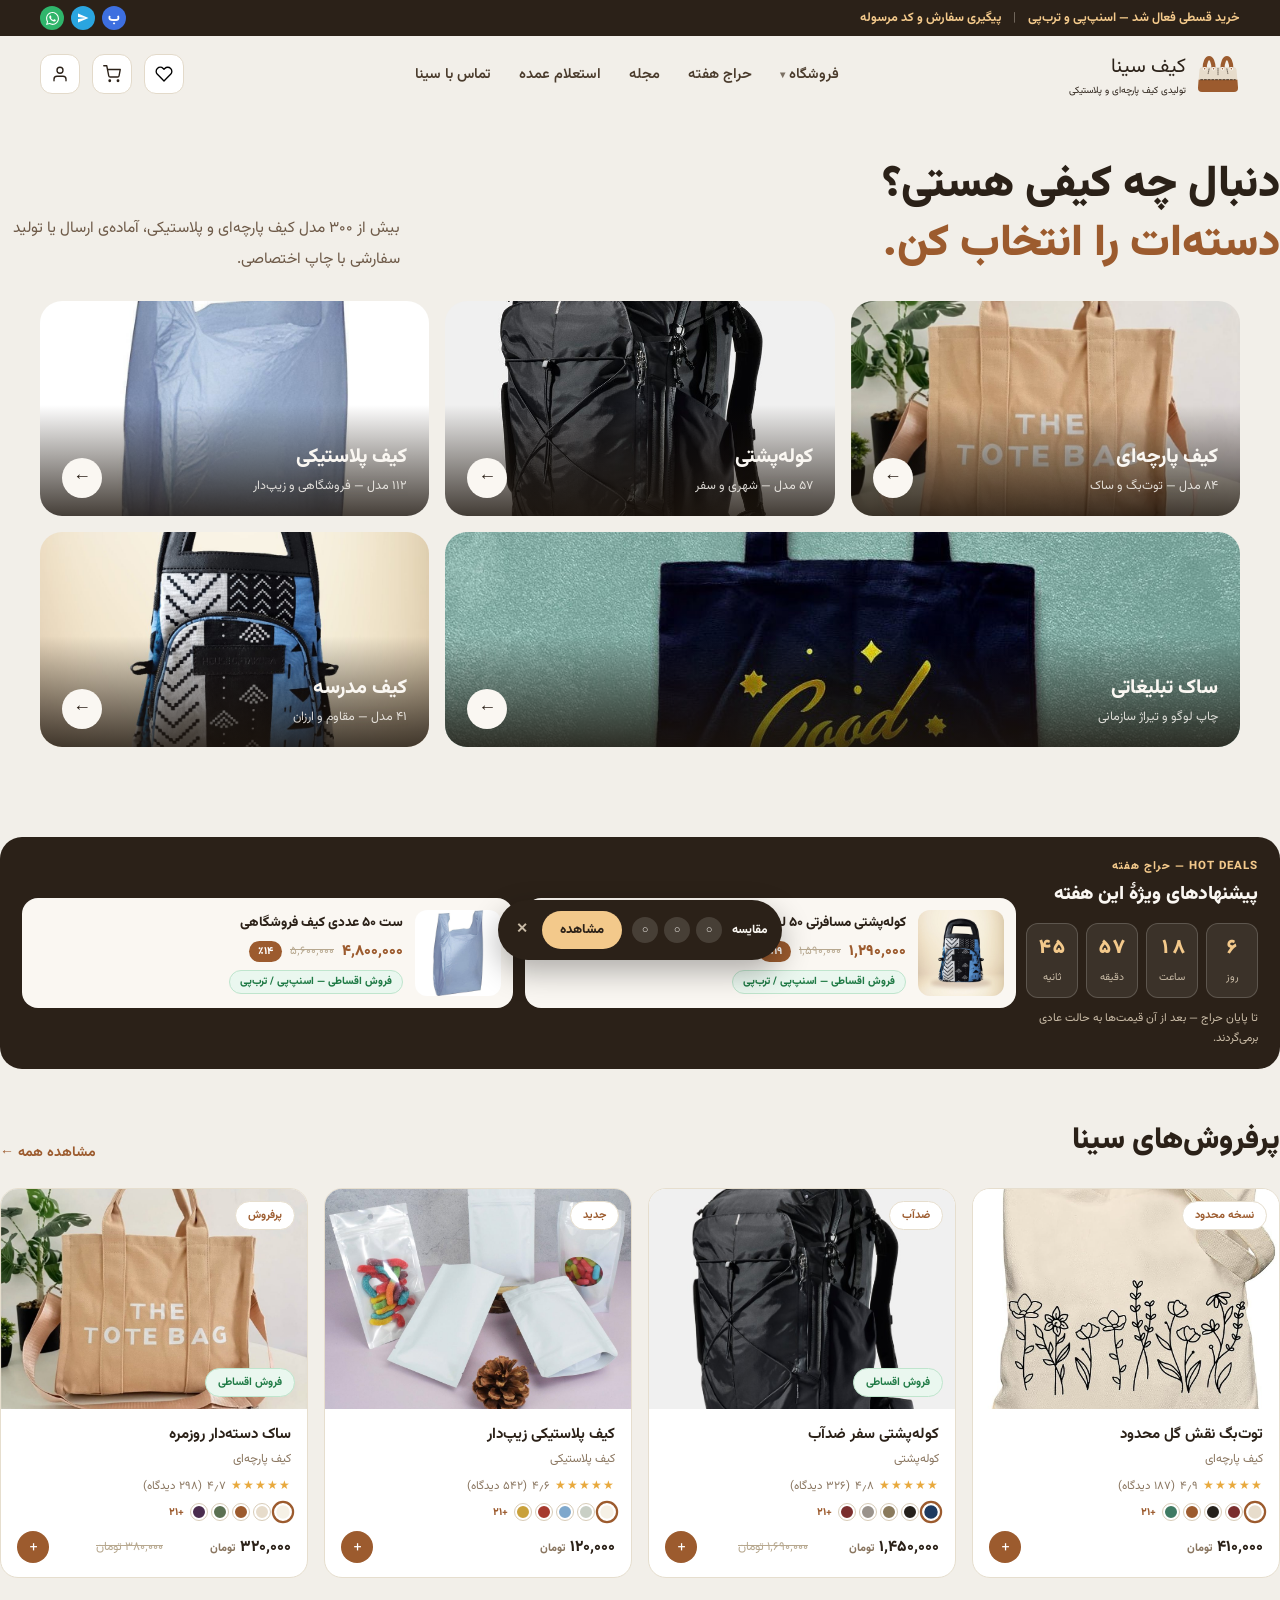
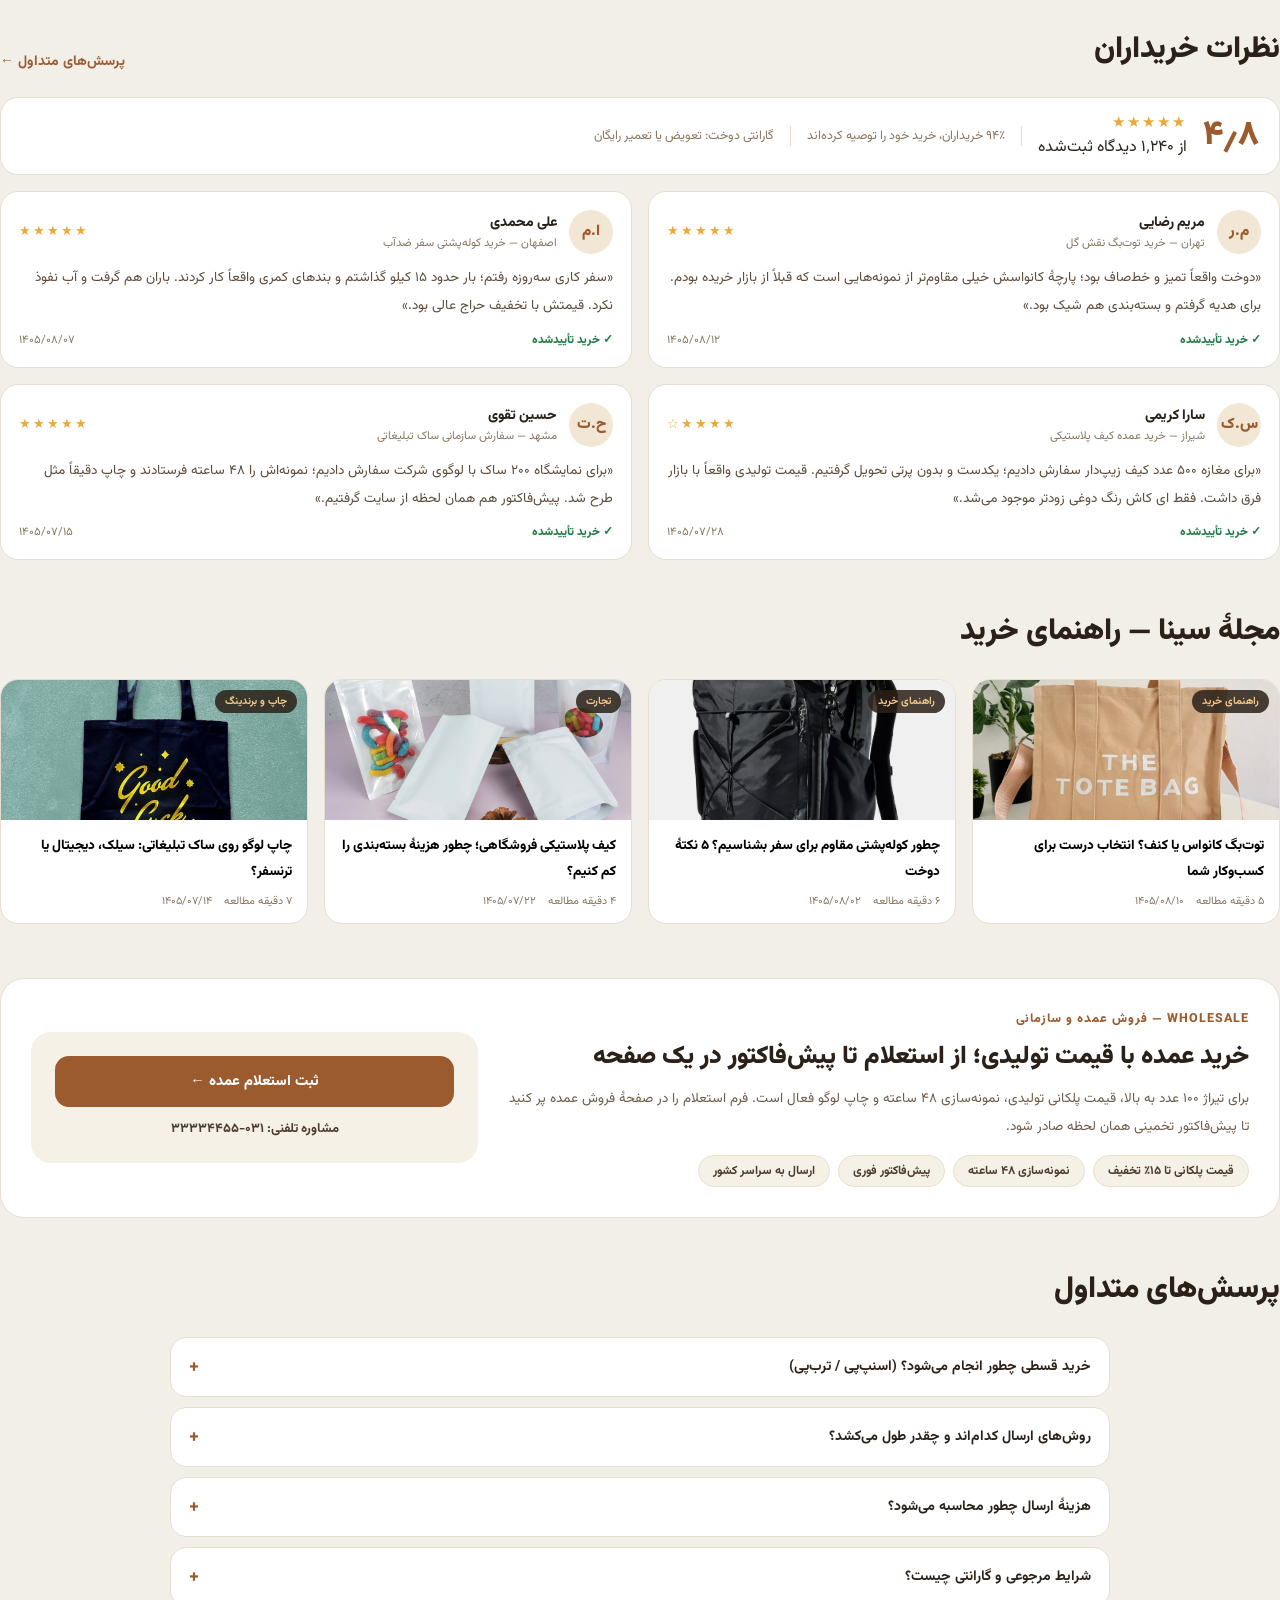
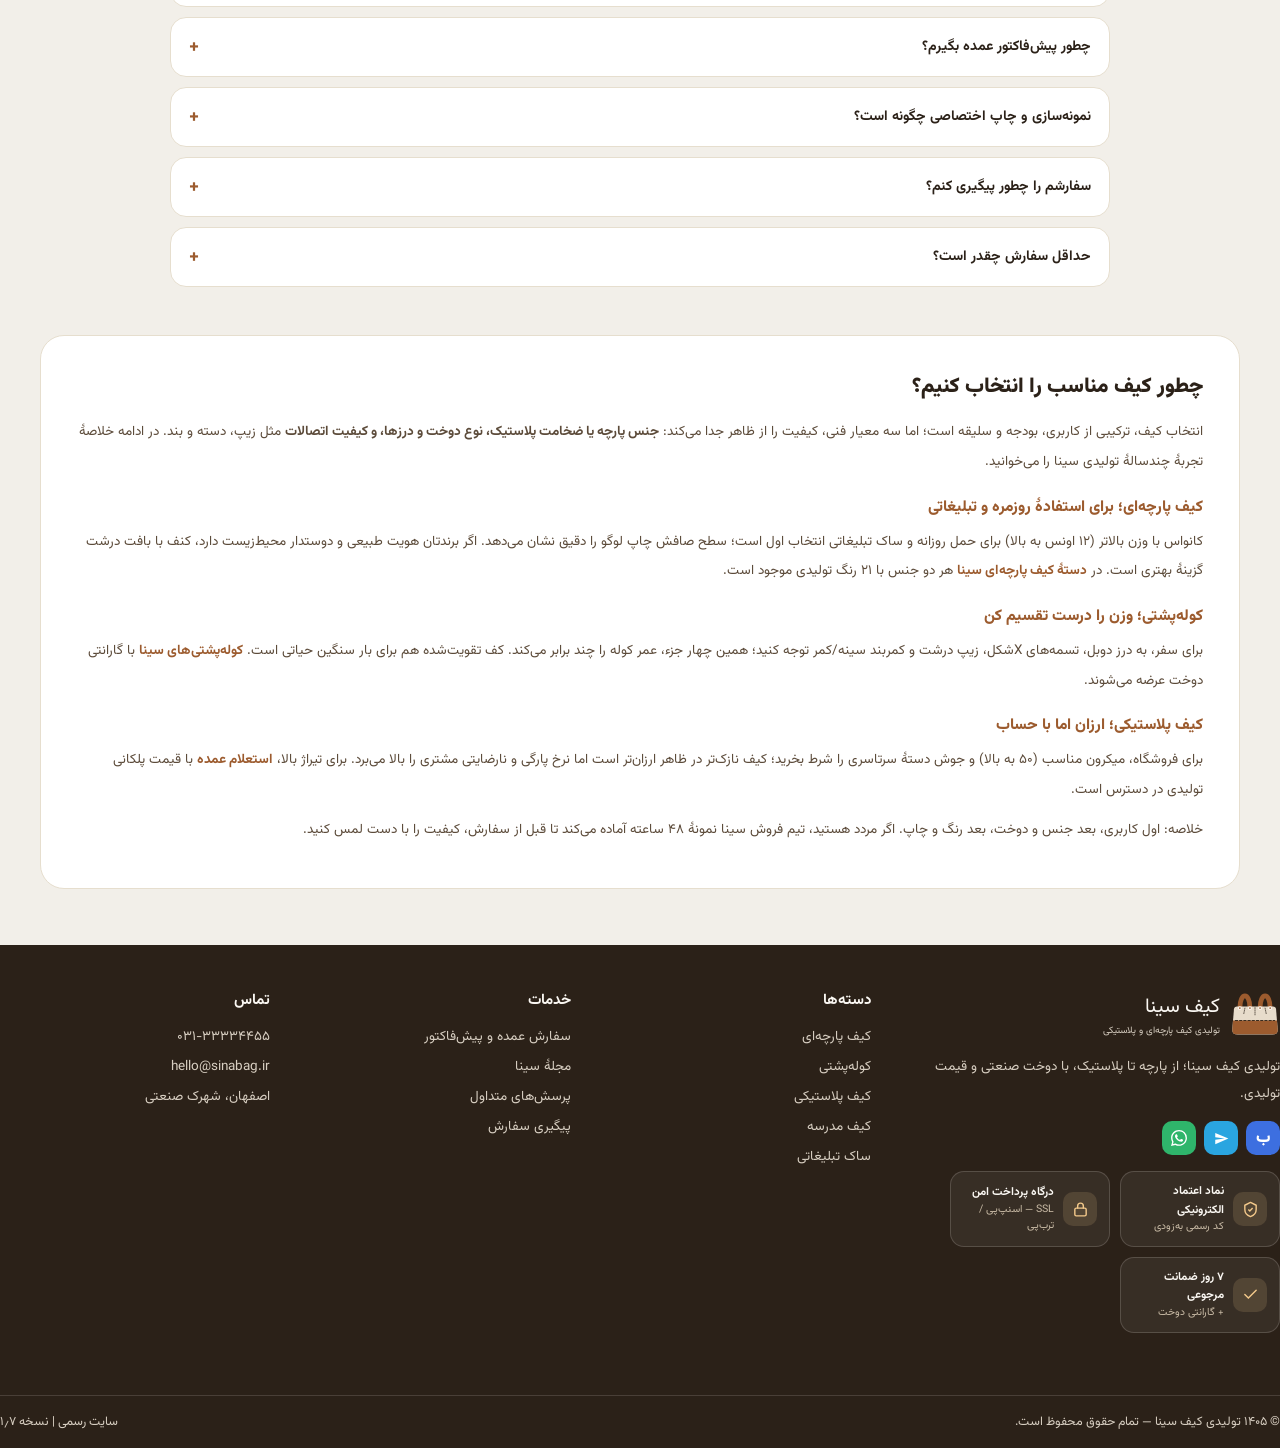
<file: index.html>
<!DOCTYPE html>
<html lang="fa" dir="rtl">
<head>
<meta charset="utf-8">
<meta name="viewport" content="width=device-width, initial-scale=1">
<title>تولیدی کیف سینا | کیف پارچه‌ای، کوله‌پشتی و کیف پلاستیکی — قیمت تولیدی</title>
<meta name="description" content="بیش از ۳۰۰ مدل کیف پارچه‌ای، کوله‌پشتی و کیف پلاستیکی با قیمت تولیدی؛ سفارش سازمانی با چاپ لوگو و نمونه‌سازی ۴۸ ساعته.">
<meta name="theme-color" content="#FAF7F2">
<link rel="icon" type="image/png" sizes="32x32" href="img/favicon-32.png">
<link rel="icon" type="image/png" sizes="64x64" href="img/favicon-64.png">
<link rel="icon" type="image/png" sizes="192x192" href="img/favicon-192.png">
<link rel="apple-touch-icon" href="img/favicon-192.png">
<link rel="stylesheet" href="style.css">
<script src="products.js"></script>
<script src="app.js"></script>
<script type="application/ld+json">{"@context":"https://schema.org","@type":"Organization","name":"تولیدی کیف سینا","alternateName":"SinaBag","url":"https://sinabag.vercel.app/","telephone":"+98-31-33334455","address":{"@type":"PostalAddress","addressLocality":"اصفهان","addressCountry":"IR"},"sameAs":["https://t.me/sinabag"]}</script>
</head>
<body id="top">
<div class="topbar"><div class="wrap">
  <div class="tb-r"><a href="#faq">خرید قسطی فعال شد — اسنپ‌پی و ترب‌پی</a><span style="opacity:.4">|</span><a href="#" data-modal="mTrack">پیگیری سفارش و کد مرسوله</a></div>
  <div class="tb-soc" aria-label="پیام‌رسان‌ها">
    <a class="soc-bl" href="#" data-toast="کانال بلهٔ تولیدی سینا: bale.ai/sinabag" title="بله" aria-label="بله">ب</a>
    <a class="soc-tg" href="#" data-toast="کانال تلگرام: t.me/sinabag" title="تلگرام" aria-label="تلگرام"><svg viewBox="0 0 24 24" width="12" height="12" fill="currentColor"><path d="M2.01 21L23 12 2.01 3 2 10l15 2-15 2z"/></svg></a>
    <a class="soc-wa" href="#" data-toast="واتس‌اپ سفارش: ۰۹۱۳-۰۰۰-۰۰۰۰" title="واتس‌اپ" aria-label="واتس‌اپ"><svg viewBox="0 0 24 24" width="13" height="13" fill="currentColor"><path d="M17.472 14.382c-.297-.149-1.758-.867-2.03-.967-.273-.099-.471-.148-.67.15-.197.297-.767.966-.94 1.164-.173.199-.347.223-.644.075-.297-.15-1.255-.463-2.39-1.475-.883-.788-1.48-1.761-1.653-2.059-.173-.297-.018-.458.13-.606.134-.133.298-.347.446-.52.149-.174.198-.298.298-.497.099-.198.05-.371-.025-.52-.075-.149-.669-1.612-.916-2.207-.242-.579-.487-.5-.669-.51l-.57-.01c-.198 0-.52.074-.792.372-.272.297-1.04 1.016-1.04 2.479 0 1.462 1.065 2.875 1.213 3.074.149.198 2.096 3.2 5.077 4.487.709.306 1.262.489 1.694.625.712.227 1.36.195 1.871.118.571-.085 1.758-.719 2.006-1.413.248-.694.248-1.289.173-1.413-.074-.124-.272-.198-.57-.347M12.05 21.785h-.004a9.87 9.87 0 01-5.031-1.378l-.361-.214-3.741.982.998-3.648-.235-.374a9.86 9.86 0 01-1.51-5.26c.001-5.45 4.436-9.884 9.888-9.884 2.64 0 5.122 1.03 6.988 2.898a9.825 9.825 0 012.893 6.994c-.003 5.45-4.437 9.884-9.885 9.884m8.413-18.297A11.815 11.815 0 0012.05 0C5.495 0 .16 5.335.157 11.892c0 2.096.547 4.142 1.588 5.945L.057 24l6.305-1.654a11.882 11.882 0 005.683 1.448h.005c6.554 0 11.89-5.335 11.893-11.893a11.821 11.821 0 00-3.48-8.413"/></svg></a>
  </div>
</div></div>
<header class="hd"><div class="wrap"><div class="lk" style="display:flex;align-items:center;gap:10px"><svg viewBox="0 0 240 240" width="44" height="44" aria-label="لوگوی تولیدی کیف سینا">
<title>لوگوی تولیدی کیف سینا</title>
<g transform="translate(-41.56 -37.52) scale(1.34634)">
<path d="M 66 96 C 66 38, 102 38, 102 96" fill="none" stroke="#9C5B2E" stroke-width="17" stroke-linecap="round"/>
<path d="M 138 96 C 138 38, 174 38, 174 96" fill="none" stroke="#9C5B2E" stroke-width="17" stroke-linecap="round"/>
<path d="M 56 90 L 184 90 Q 194 90 195 100 L 201 172 Q 202 190 182 190 L 58 190 Q 38 190 39 172 L 45 100 Q 46 90 56 90 Z" fill="#E7DCCB"/>
<defs><clipPath id="b27"><path d="M 56 90 L 184 90 Q 194 90 195 100 L 201 172 Q 202 190 182 190 L 58 190 Q 38 190 39 172 L 45 100 Q 46 90 56 90 Z"/></clipPath></defs>
<g clip-path="url(#b27)"><rect x="36" y="140" width="170" height="54" fill="#9C5B2E"/></g>
<line x1="50.00" y1="140.00" x2="190.00" y2="140.00" stroke="#2B2118" stroke-opacity="0.9" stroke-width="3.6" stroke-dasharray="8 7" stroke-linecap="round"/>
<circle cx="66" cy="96" r="7" fill="#FAF7F2"/><circle cx="66" cy="96" r="3" fill="#9C5B2E"/>
<circle cx="102" cy="96" r="7" fill="#FAF7F2"/><circle cx="102" cy="96" r="3" fill="#9C5B2E"/>
<circle cx="138" cy="96" r="7" fill="#FAF7F2"/><circle cx="138" cy="96" r="3" fill="#9C5B2E"/>
<circle cx="174" cy="96" r="7" fill="#FAF7F2"/><circle cx="174" cy="96" r="3" fill="#9C5B2E"/>
<line x1="84.00" y1="96.00" x2="80.00" y2="116.00" stroke="#2B2118" stroke-opacity="0.8" stroke-width="3" stroke-dasharray="4 4" stroke-linecap="round"/>
<line x1="120.00" y1="94.00" x2="120.00" y2="120.00" stroke="#2B2118" stroke-opacity="0.8" stroke-width="3" stroke-dasharray="4 4" stroke-linecap="round"/>
<line x1="156.00" y1="96.00" x2="160.00" y2="116.00" stroke="#2B2118" stroke-opacity="0.8" stroke-width="3" stroke-dasharray="4 4" stroke-linecap="round"/>
</g>
</svg><div class="lk-txt"><div class="lk-name" style="font-size:20px">کیف سینا</div><div class="lk-sub" style="font-size:9.5px">تولیدی کیف پارچه‌ای و پلاستیکی</div></div></div>
      <ul class="nav"><li class="has-mega"><a href="#cats">فروشگاه</a><div class="mega"><div><h5>کیف پارچه‌ای</h5><a class="mi" href="#hot" data-q="توت‌بگ">توت‌بگ کانواس</a><a class="mi" href="#hot" data-q="توت‌بگ">توت‌بگ نقش‌دار</a><a class="mi" href="#hot" data-q="ساک">ساک دسته‌دار</a><a class="mi" href="#hot" data-q="ساک">ساک سفر</a></div><div><h5>کوله‌پشتی</h5><a class="mi" href="#hot" data-q="کوله‌پشتی">کوله شهری</a><a class="mi" href="#hot" data-q="کوله‌پشتی">کوله سفر</a><a class="mi" href="#hot" data-q="کوله‌پشتی">کوله مدرسه</a><a class="mi" href="#hot" data-q="کوله‌پشتی">کوله لپ‌تاپ</a></div><div><h5>کیف پلاستیکی</h5><a class="mi" href="#hot" data-q="پلاستیکی">کیف فروشگاهی</a><a class="mi" href="#hot" data-q="پلاستیکی">کیف زیپ‌دار</a><a class="mi" href="#hot" data-q="پلاستیکی">کیف رولی</a><a class="mi" href="#hot" data-q="پلاستیکی">بسته‌بندی</a></div><div><h5>ساک تبلیغاتی</h5><a class="mi" href="wholesale.html">چاپ سیلک</a><a class="mi" href="wholesale.html">چاپ دیجیتال</a><a class="mi" href="wholesale.html">تیراژ عمده</a><a class="mi" href="wholesale.html">نمونه‌سازی ۴۸ ساعته</a></div><div class="mnote"><span>۳۰۰+ مدل آماده و تولید سفارشی با رنگ و ابعاد دلخواه</span><b>مشاوره: ۰۳۱-۳۳۳۳۴۴۵۵</b></div></div></li><li><a href="#deals">حراج هفته</a></li><li><a href="#blog">مجله</a></li><li><a href="wholesale.html">استعلام عمده</a></li><li><a href="#contact">تماس با سینا</a></li></ul>
      <div class="ic"><button class="b" id="btnWl" title="علاقه‌مندی‌ها" aria-label="علاقه‌مندی‌ها"><svg viewBox="0 0 24 24" width="18" height="18" fill="none" stroke="currentColor" stroke-width="1.8" stroke-linecap="round" stroke-linejoin="round" aria-hidden="true"><path d="M20.84 4.61a5.5 5.5 0 0 0-7.78 0L12 5.67l-1.06-1.06a5.5 5.5 0 0 0-7.78 7.78l1.06 1.06L12 21.23l7.78-7.78 1.06-1.06a5.5 5.5 0 0 0 0-7.78z"/></svg><span class="wlbadge" id="wlBadge"></span></button><a class="b" href="cart.html" title="سبد خرید" aria-label="سبد خرید"><svg viewBox="0 0 24 24" width="18" height="18" fill="none" stroke="currentColor" stroke-width="1.8" stroke-linecap="round" stroke-linejoin="round" aria-hidden="true"><circle cx="9" cy="21" r="1"/><circle cx="20" cy="21" r="1"/><path d="M1 1h4l2.68 13.39a2 2 0 0 0 2 1.61h9.72a2 2 0 0 0 2-1.61L23 6H6"/></svg><span class="wlbadge" id="cartBadge"></span></a><a class="b" href="login.html" title="ورود و ثبت‌نام" aria-label="ورود و ثبت‌نام"><svg viewBox="0 0 24 24" width="18" height="18" fill="none" stroke="currentColor" stroke-width="1.8" stroke-linecap="round" stroke-linejoin="round" aria-hidden="true"><path d="M20 21v-2a4 4 0 0 0-4-4H8a4 4 0 0 0-4 4v2"/><circle cx="12" cy="7" r="4"/></svg></a></div><button class="mburger" id="burger" aria-label="منو" aria-controls="mnav"><svg viewBox="0 0 24 24" width="20" height="20" fill="none" stroke="currentColor" stroke-width="2" stroke-linecap="round" aria-hidden="true"><path d="M4 7h16"/><path d="M4 12h16"/><path d="M4 17h16"/></svg></button>
    </div>
    <nav class="mnav" id="mnav"><a href="#cats">فروشگاه</a><a href="category.html?cat=کیف پارچه‌ای" style="padding-right:18px;font-size:13px;font-weight:600">— کیف پارچه‌ای</a><a href="category.html?cat=کوله‌پشتی" style="padding-right:18px;font-size:13px;font-weight:600">— کوله‌پشتی</a><a href="category.html?cat=کیف پلاستیکی" style="padding-right:18px;font-size:13px;font-weight:600">— کیف پلاستیکی</a><a href="category.html?cat=ساک تبلیغاتی" style="padding-right:18px;font-size:13px;font-weight:600">— ساک تبلیغاتی</a><a href="#deals">حراج هفته</a><a href="#blog">مجلهٔ سینا</a><a href="wholesale.html">استعلام قیمت عمده</a><a href="#" data-modal="mTrack">پیگیری سفارش</a><a href="#faq">پرسش‌های متداول</a><a href="#contact">تماس با سینا</a><a href="cart.html">سبد خرید</a><a href="login.html">ورود و ثبت‌نام</a></nav>
  </header>
    <section class="intro wrap">
      <h1>دنبال چه کیفی هستی؟<br/><span>دسته‌ات را انتخاب کن.</span></h1>
      <p>بیش از ۳۰۰ مدل کیف پارچه‌ای و پلاستیکی، آماده‌ی ارسال یا تولید سفارشی با چاپ اختصاصی.</p>
    </section>
    <section class="wrap" id="cats" style="padding-top:0">
      <div class="catgrid"><a class="cc " href="category.html?cat=کیف پارچه‌ای"><img src="img/tote-05.jpg" alt="کیف پارچه‌ای"/><div class="ov"><div><b>کیف پارچه‌ای</b><span>۸۴ مدل — توت‌بگ و ساک</span></div><div class="go">←</div></div></a><a class="cc " href="category.html?cat=کوله‌پشتی"><img src="img/backpack-05.jpg" alt="کوله‌پشتی"/><div class="ov"><div><b>کوله‌پشتی</b><span>۵۷ مدل — شهری و سفر</span></div><div class="go">←</div></div></a><a class="cc " href="category.html?cat=کیف پلاستیکی"><img src="img/plastic-03.jpg" alt="کیف پلاستیکی"/><div class="ov"><div><b>کیف پلاستیکی</b><span>۱۱۲ مدل — فروشگاهی و زیپ‌دار</span></div><div class="go">←</div></div></a><a class="cc wide" href="category.html?cat=ساک تبلیغاتی"><img src="img/promo-05.jpg" alt="ساک تبلیغاتی"/><div class="ov"><div><b>ساک تبلیغاتی</b><span>چاپ لوگو و تیراژ سازمانی</span></div><div class="go">←</div></div></a><a class="cc " href="category.html?cat=کیف مدرسه"><img src="img/backpack-01.jpg" alt="کیف مدرسه"/><div class="ov"><div><b>کیف مدرسه</b><span>۴۱ مدل — مقاوم و ارزان</span></div><div class="go">←</div></div></a></div>
    </section>
    <section class="sec wrap deals" id="deals">
      <div class="dealband">
        <div>
          <div class="dtitle"><span class="k">HOT DEALS — حراج هفته</span>پیشنهادهای ویژهٔ این هفته</div>
          <div class="timer" aria-label="زمان باقیمانده حراج">
            <div class="tbox"><b id="tD">۰</b><span>روز</span></div>
            <div class="tbox"><b id="tH">۰۰</b><span>ساعت</span></div>
            <div class="tbox"><b id="tM">۰۰</b><span>دقیقه</span></div>
            <div class="tbox"><b id="tS">۰۰</b><span>ثانیه</span></div>
          </div>
          <div class="dnote">تا پایان حراج — بعد از آن قیمت‌ها به حالت عادی برمی‌گردند.</div>
        </div>
        <div class="dgrid">
          <div class="dcard"><img loading="lazy" src="img/backpack-01.jpg" alt="کوله‌پشتی مسافرتی ۵۰ لیتری"><div><div class="dn">کوله‌پشتی مسافرتی ۵۰ لیتری</div><div class="dp"><span class="np">۱٬۲۹۰٬۰۰۰</span><span class="op">۱٬۵۹۰٬۰۰۰</span><span class="off">٪۱۹</span></div><span class="insttag">فروش اقساطی — اسنپ‌پی / ترب‌پی</span></div></div>
          <div class="dcard"><img loading="lazy" src="img/plastic-03.jpg" alt="ست ۵۰ عددی کیف فروشگاهی"><div><div class="dn">ست ۵۰ عددی کیف فروشگاهی</div><div class="dp"><span class="np">۴٬۸۰۰٬۰۰۰</span><span class="op">۵٬۶۰۰٬۰۰۰</span><span class="off">٪۱۴</span></div><span class="insttag">فروش اقساطی — اسنپ‌پی / ترب‌پی</span></div></div>
        </div>
      </div>
    </section>
    <section class="sec wrap" id="hot">
      <div class="head"><h2>پرفروش‌های سینا</h2><a class="more" href="#hot" id="clearfilter">مشاهده همه ←</a></div>
      <div class="grid"><div class="pcard" data-name="توت‌بگ نقش گل محدود" data-id="tote-flower" data-price="410000" data-old="" data-cat="کیف پارچه‌ای" data-rating="۴٫۹" data-reviews="۱۸۷" data-inst="0" data-img="img/tote-04.jpg" data-search="توت‌بگ نقش گل محدود کیف پارچه‌ای نسخه محدود"><div class="pimg"><img loading="lazy" src="img/tote-04.jpg" alt="توت‌بگ نقش گل محدود"/><span class="ptag">نسخه محدود</span><div class="pacts"><button data-fav="توت‌بگ نقش گل محدود" title="افزودن به علاقه‌مندی‌ها" aria-label="افزودن به علاقه‌مندی‌ها"><svg viewBox="0 0 24 24" width="15" height="15" fill="none" stroke="currentColor" stroke-width="2" stroke-linecap="round" stroke-linejoin="round" aria-hidden="true"><path d="M20.84 4.61a5.5 5.5 0 0 0-7.78 0L12 5.67l-1.06-1.06a5.5 5.5 0 0 0-7.78 7.78l1.06 1.06L12 21.23l7.78-7.78 1.06-1.06a5.5 5.5 0 0 0 0-7.78z"/></svg></button><button data-cmp="توت‌بگ نقش گل محدود" title="مقایسه" aria-label="مقایسه"><svg viewBox="0 0 24 24" width="15" height="15" fill="none" stroke="currentColor" stroke-width="2" stroke-linecap="round" stroke-linejoin="round" aria-hidden="true"><path d="M17 1l4 4-4 4"/><path d="M3 11V9a4 4 0 0 1 4-4h14"/><path d="M7 23l-4-4 4-4"/><path d="M21 13v2a4 4 0 0 1-4 4H3"/></svg></button><button data-qv="توت‌بگ نقش گل محدود" title="مشاهده سریع" aria-label="مشاهده سریع"><svg width="15" height="15" viewBox="0 0 24 24" fill="none" stroke="currentColor" stroke-width="2"><path d="M1 12s4-7 11-7 11 7 11 7-4 7-11 7S1 12 1 12z"/><circle cx="12" cy="12" r="3"/></svg></button></div></div><div class="pinfo"><div class="pname"><a href="product.html?id=tote-flower" style="color:inherit">توت‌بگ نقش گل محدود</a></div><div class="pmeta"><span class="pcat">کیف پارچه‌ای</span></div><div class="prate"><span class="st">★★★★★</span><span>۴٫۹</span><span>(۱۸۷ دیدگاه)</span></div><div class="psw" aria-label="رنگ‌های موجود"><i style="background:#E7DCCB" data-cname="کرم شتری" title="کرم شتری" class="on"></i><i style="background:#7A2E2E" data-cname="زرشکی" title="زرشکی"></i><i style="background:#26211C" data-cname="مشکی" title="مشکی"></i><i style="background:#9C5B2E" data-cname="عسلی" title="عسلی"></i><i style="background:#3F7A63" data-cname="سبز یشمی" title="سبز یشمی"></i><button class="more" type="button">+۲۱</button></div><div class="pfoot"><div class="pprice">۴۱۰٬۰۰۰ <small>تومان</small></div><button class="padd" data-add="1" title="افزودن به سبد" aria-label="افزودن به سبد">+</button></div></div></div><div class="pcard" data-name="کوله‌پشتی سفر ضدآب" data-id="bp-travel" data-price="1450000" data-old="1690000" data-cat="کوله‌پشتی" data-rating="۴٫۸" data-reviews="۳۲۶" data-inst="1" data-img="img/backpack-05.jpg" data-search="کوله‌پشتی سفر ضدآب کوله‌پشتی"><div class="pimg"><img loading="lazy" src="img/backpack-05.jpg" alt="کوله‌پشتی سفر ضدآب"/><span class="ptag">ضدآب</span><span class="ptag inst">فروش اقساطی</span><div class="pacts"><button data-fav="کوله‌پشتی سفر ضدآب" title="افزودن به علاقه‌مندی‌ها" aria-label="افزودن به علاقه‌مندی‌ها"><svg viewBox="0 0 24 24" width="15" height="15" fill="none" stroke="currentColor" stroke-width="2" stroke-linecap="round" stroke-linejoin="round" aria-hidden="true"><path d="M20.84 4.61a5.5 5.5 0 0 0-7.78 0L12 5.67l-1.06-1.06a5.5 5.5 0 0 0-7.78 7.78l1.06 1.06L12 21.23l7.78-7.78 1.06-1.06a5.5 5.5 0 0 0 0-7.78z"/></svg></button><button data-cmp="کوله‌پشتی سفر ضدآب" title="مقایسه" aria-label="مقایسه"><svg viewBox="0 0 24 24" width="15" height="15" fill="none" stroke="currentColor" stroke-width="2" stroke-linecap="round" stroke-linejoin="round" aria-hidden="true"><path d="M17 1l4 4-4 4"/><path d="M3 11V9a4 4 0 0 1 4-4h14"/><path d="M7 23l-4-4 4-4"/><path d="M21 13v2a4 4 0 0 1-4 4H3"/></svg></button><button data-qv="کوله‌پشتی سفر ضدآب" title="مشاهده سریع" aria-label="مشاهده سریع"><svg width="15" height="15" viewBox="0 0 24 24" fill="none" stroke="currentColor" stroke-width="2"><path d="M1 12s4-7 11-7 11 7 11 7-4 7-11 7S1 12 1 12z"/><circle cx="12" cy="12" r="3"/></svg></button></div></div><div class="pinfo"><div class="pname"><a href="product.html?id=bp-travel" style="color:inherit">کوله‌پشتی سفر ضدآب</a></div><div class="pmeta"><span class="pcat">کوله‌پشتی</span></div><div class="prate"><span class="st">★★★★★</span><span>۴٫۸</span><span>(۳۲۶ دیدگاه)</span></div><div class="psw" aria-label="رنگ‌های موجود"><i style="background:#1F3A5F" data-cname="سرمه‌ای" title="سرمه‌ای" class="on"></i><i style="background:#26211C" data-cname="مشکی" title="مشکی"></i><i style="background:#8A7A5C" data-cname="خاکی" title="خاکی"></i><i style="background:#9A938C" data-cname="طوسی" title="طوسی"></i><i style="background:#7A2E2E" data-cname="زرشکی" title="زرشکی"></i><button class="more" type="button">+۲۱</button></div><div class="pfoot"><div class="pprice">۱٬۴۵۰٬۰۰۰ <small>تومان</small></div><span class="pold">۱٬۶۹۰٬۰۰۰ تومان</span><button class="padd" data-add="1" title="افزودن به سبد" aria-label="افزودن به سبد">+</button></div></div></div><div class="pcard" data-name="کیف پلاستیکی زیپ‌دار" data-id="pl-zip" data-price="120000" data-old="" data-cat="کیف پلاستیکی" data-rating="۴٫۶" data-reviews="۵۴۲" data-inst="0" data-img="img/plastic-04.jpg" data-search="کیف پلاستیکی زیپ‌دار جدید"><div class="pimg"><img loading="lazy" src="img/plastic-04.jpg" alt="کیف پلاستیکی زیپ‌دار"/><span class="ptag">جدید</span><div class="pacts"><button data-fav="کیف پلاستیکی زیپ‌دار" title="افزودن به علاقه‌مندی‌ها" aria-label="افزودن به علاقه‌مندی‌ها"><svg viewBox="0 0 24 24" width="15" height="15" fill="none" stroke="currentColor" stroke-width="2" stroke-linecap="round" stroke-linejoin="round" aria-hidden="true"><path d="M20.84 4.61a5.5 5.5 0 0 0-7.78 0L12 5.67l-1.06-1.06a5.5 5.5 0 0 0-7.78 7.78l1.06 1.06L12 21.23l7.78-7.78 1.06-1.06a5.5 5.5 0 0 0 0-7.78z"/></svg></button><button data-cmp="کیف پلاستیکی زیپ‌دار" title="مقایسه" aria-label="مقایسه"><svg viewBox="0 0 24 24" width="15" height="15" fill="none" stroke="currentColor" stroke-width="2" stroke-linecap="round" stroke-linejoin="round" aria-hidden="true"><path d="M17 1l4 4-4 4"/><path d="M3 11V9a4 4 0 0 1 4-4h14"/><path d="M7 23l-4-4 4-4"/><path d="M21 13v2a4 4 0 0 1-4 4H3"/></svg></button><button data-qv="کیف پلاستیکی زیپ‌دار" title="مشاهده سریع" aria-label="مشاهده سریع"><svg width="15" height="15" viewBox="0 0 24 24" fill="none" stroke="currentColor" stroke-width="2"><path d="M1 12s4-7 11-7 11 7 11 7-4 7-11 7S1 12 1 12z"/><circle cx="12" cy="12" r="3"/></svg></button></div></div><div class="pinfo"><div class="pname"><a href="product.html?id=pl-zip" style="color:inherit">کیف پلاستیکی زیپ‌دار</a></div><div class="pmeta"><span class="pcat">کیف پلاستیکی</span></div><div class="prate"><span class="st">★★★★★</span><span>۴٫۶</span><span>(۵۴۲ دیدگاه)</span></div><div class="psw" aria-label="رنگ‌های موجود"><i style="background:#F6F1E6" data-cname="شیری" title="شیری" class="on"></i><i style="background:#C9CFC5" data-cname="دوغی" title="دوغی"></i><i style="background:#7FA8CC" data-cname="آبی روشن" title="آبی روشن"></i><i style="background:#A63A2E" data-cname="قرمز آجری" title="قرمز آجری"></i><i style="background:#C9A13B" data-cname="زرد خردلی" title="زرد خردلی"></i><button class="more" type="button">+۲۱</button></div><div class="pfoot"><div class="pprice">۱۲۰٬۰۰۰ <small>تومان</small></div><button class="padd" data-add="1" title="افزودن به سبد" aria-label="افزودن به سبد">+</button></div></div></div><div class="pcard" data-name="ساک دسته‌دار روزمره" data-id="tote-daily" data-price="320000" data-old="380000" data-cat="کیف پارچه‌ای" data-rating="۴٫۷" data-reviews="۲۹۸" data-inst="1" data-img="img/tote-05.jpg" data-search="ساک دسته‌دار روزمره کیف پارچه‌ای پرفروش"><div class="pimg"><img loading="lazy" src="img/tote-05.jpg" alt="ساک دسته‌دار روزمره"/><span class="ptag">پرفروش</span><span class="ptag inst">فروش اقساطی</span><div class="pacts"><button data-fav="ساک دسته‌دار روزمره" title="افزودن به علاقه‌مندی‌ها" aria-label="افزودن به علاقه‌مندی‌ها"><svg viewBox="0 0 24 24" width="15" height="15" fill="none" stroke="currentColor" stroke-width="2" stroke-linecap="round" stroke-linejoin="round" aria-hidden="true"><path d="M20.84 4.61a5.5 5.5 0 0 0-7.78 0L12 5.67l-1.06-1.06a5.5 5.5 0 0 0-7.78 7.78l1.06 1.06L12 21.23l7.78-7.78 1.06-1.06a5.5 5.5 0 0 0 0-7.78z"/></svg></button><button data-cmp="ساک دسته‌دار روزمره" title="مقایسه" aria-label="مقایسه"><svg viewBox="0 0 24 24" width="15" height="15" fill="none" stroke="currentColor" stroke-width="2" stroke-linecap="round" stroke-linejoin="round" aria-hidden="true"><path d="M17 1l4 4-4 4"/><path d="M3 11V9a4 4 0 0 1 4-4h14"/><path d="M7 23l-4-4 4-4"/><path d="M21 13v2a4 4 0 0 1-4 4H3"/></svg></button><button data-qv="ساک دسته‌دار روزمره" title="مشاهده سریع" aria-label="مشاهده سریع"><svg width="15" height="15" viewBox="0 0 24 24" fill="none" stroke="currentColor" stroke-width="2"><path d="M1 12s4-7 11-7 11 7 11 7-4 7-11 7S1 12 1 12z"/><circle cx="12" cy="12" r="3"/></svg></button></div></div><div class="pinfo"><div class="pname"><a href="product.html?id=tote-daily" style="color:inherit">ساک دسته‌دار روزمره</a></div><div class="pmeta"><span class="pcat">کیف پارچه‌ای</span></div><div class="prate"><span class="st">★★★★★</span><span>۴٫۷</span><span>(۲۹۸ دیدگاه)</span></div><div class="psw" aria-label="رنگ‌های موجود"><i style="background:#F6F1E6" data-cname="شیری" title="شیری" class="on"></i><i style="background:#E7DCCB" data-cname="کرم شتری" title="کرم شتری"></i><i style="background:#9C5B2E" data-cname="عسلی" title="عسلی"></i><i style="background:#5B7052" data-cname="سبز زیتونی" title="سبز زیتونی"></i><i style="background:#4A2C4E" data-cname="بادمجانی" title="بادمجانی"></i><button class="more" type="button">+۲۱</button></div><div class="pfoot"><div class="pprice">۳۲۰٬۰۰۰ <small>تومان</small></div><span class="pold">۳۸۰٬۰۰۰ تومان</span><button class="padd" data-add="1" title="افزودن به سبد" aria-label="افزودن به سبد">+</button></div></div></div></div>
    </section>
    <section class="sec wrap" id="reviews">
      <div class="head"><h2>نظرات خریداران</h2><a class="more" href="#faq">پرسش‌های متداول ←</a></div>
      <div class="rsum"><div class="big">۴٫۸</div><div><div class="st">★★★★★</div><span>از ۱٬۲۴۰ دیدگاه ثبت‌شده</span></div><span class="sep">۹۴٪ خریداران، خرید خود را توصیه کرده‌اند</span><span class="sep">گارانتی دوخت: تعویض یا تعمیر رایگان</span></div>
      <div class="rgrid">
        <div class="rcard"><div class="rhead"><div class="rav">م.ر</div><div><div class="rname">مریم رضایی</div><div class="rcity">تهران — خرید توت‌بگ نقش گل</div></div><div class="rstars">★★★★★</div></div><p class="rtext">«دوخت واقعاً تمیز و خط‌صاف بود؛ پارچهٔ کانواسش خیلی مقاوم‌تر از نمونه‌هایی است که قبلاً از بازار خریده بودم. برای هدیه گرفتم و بسته‌بندی هم شیک بود.»</p><div class="rmeta"><span class="rvf">✓ خرید تأییدشده</span><span>۱۴۰۵/۰۸/۱۲</span></div></div>
        <div class="rcard"><div class="rhead"><div class="rav">ا.م</div><div><div class="rname">علی محمدی</div><div class="rcity">اصفهان — خرید کوله‌پشتی سفر ضدآب</div></div><div class="rstars">★★★★★</div></div><p class="rtext">«سفر کاری سه‌روزه رفتم؛ بار حدود ۱۵ کیلو گذاشتم و بندهای کمری واقعاً کار کردند. باران هم گرفت و آب نفوذ نکرد. قیمتش با تخفیف حراج عالی بود.»</p><div class="rmeta"><span class="rvf">✓ خرید تأییدشده</span><span>۱۴۰۵/۰۸/۰۷</span></div></div>
        <div class="rcard"><div class="rhead"><div class="rav">س.ک</div><div><div class="rname">سارا کریمی</div><div class="rcity">شیراز — خرید عمده کیف پلاستیکی</div></div><div class="rstars">★★★★☆</div></div><p class="rtext">«برای مغازه ۵۰۰ عدد کیف زیپ‌دار سفارش دادیم؛ یکدست و بدون پرتی تحویل گرفتیم. قیمت تولیدی واقعاً با بازار فرق داشت. فقط ای کاش رنگ دوغی زودتر موجود می‌شد.»</p><div class="rmeta"><span class="rvf">✓ خرید تأییدشده</span><span>۱۴۰۵/۰۷/۲۸</span></div></div>
        <div class="rcard"><div class="rhead"><div class="rav">ح.ت</div><div><div class="rname">حسین تقوی</div><div class="rcity">مشهد — سفارش سازمانی ساک تبلیغاتی</div></div><div class="rstars">★★★★★</div></div><p class="rtext">«برای نمایشگاه ۲۰۰ ساک با لوگوی شرکت سفارش دادیم؛ نمونه‌اش را ۴۸ ساعته فرستادند و چاپ دقیقاً مثل طرح شد. پیش‌فاکتور هم همان لحظه از سایت گرفتیم.»</p><div class="rmeta"><span class="rvf">✓ خرید تأییدشده</span><span>۱۴۰۵/۰۷/۱۵</span></div></div>
      </div>
    </section>
    <section class="sec wrap" id="blog">
      <div class="head"><h2>مجلهٔ سینا — راهنمای خرید</h2></div>
      <div class="bgrid">
        <button class="bcard" data-art="a1"><span class="bimg"><img loading="lazy" src="img/tote-05.jpg" alt="توت‌بگ کانواس یا کنف"><span class="bcat">راهنمای خرید</span></span><span class="bx"><b>توت‌بگ کانواس یا کنف؟ انتخاب درست برای کسب‌وکار شما</b><span class="bm"><span>۵ دقیقه مطالعه</span><span>۱۴۰۵/۰۸/۱۰</span></span></span></button>
        <button class="bcard" data-art="a2"><span class="bimg"><img loading="lazy" src="img/backpack-05.jpg" alt="کوله‌پشتی مقاوم"><span class="bcat">راهنمای خرید</span></span><span class="bx"><b>چطور کوله‌پشتی مقاوم برای سفر بشناسیم؟ ۵ نکتهٔ دوخت</b><span class="bm"><span>۶ دقیقه مطالعه</span><span>۱۴۰۵/۰۸/۰۲</span></span></span></button>
        <button class="bcard" data-art="a3"><span class="bimg"><img loading="lazy" src="img/plastic-04.jpg" alt="کیف پلاستیکی فروشگاهی"><span class="bcat">تجارت</span></span><span class="bx"><b>کیف پلاستیکی فروشگاهی؛ چطور هزینهٔ بسته‌بندی را کم کنیم؟</b><span class="bm"><span>۴ دقیقه مطالعه</span><span>۱۴۰۵/۰۷/۲۲</span></span></span></button>
        <button class="bcard" data-art="a4"><span class="bimg"><img loading="lazy" src="img/promo-05.jpg" alt="چاپ لوگو روی ساک"><span class="bcat">چاپ و برندینگ</span></span><span class="bx"><b>چاپ لوگو روی ساک تبلیغاتی: سیلک، دیجیتال یا ترنسفر؟</b><span class="bm"><span>۷ دقیقه مطالعه</span><span>۱۴۰۵/۰۷/۱۴</span></span></span></button>
      </div>
    </section>
    <section class="sec wrap" id="wholesale">
      <div class="wban">
        <div class="wban-tx">
          <span class="k">WHOLESALE — فروش عمده و سازمانی</span>
          <h2>خرید عمده با قیمت تولیدی؛ از استعلام تا پیش‌فاکتور در یک صفحه</h2>
          <p>برای تیراژ ۱۰۰ عدد به بالا، قیمت پلکانی تولیدی، نمونه‌سازی ۴۸ ساعته و چاپ لوگو فعال است. فرم استعلام را در صفحهٔ فروش عمده پر کنید تا پیش‌فاکتور تخمینی همان لحظه صادر شود.</p>
          <ul class="wban-list"><li>قیمت پلکانی تا ۱۵٪ تخفیف</li><li>نمونه‌سازی ۴۸ ساعته</li><li>پیش‌فاکتور فوری</li><li>ارسال به سراسر کشور</li></ul>
        </div>
        <div class="wban-cta">
          <a class="btn" href="wholesale.html">ثبت استعلام عمده ←</a>
          <a class="wban-tel" href="tel:+983133334455">مشاوره تلفنی: ۰۳۱-۳۳۳۳۴۴۵۵</a>
        </div>
      </div>
    </section>
    <section class="sec wrap" id="faq">
      <div class="head"><h2>پرسش‌های متداول</h2></div>
      <div class="faqwrap">
        <details class="faq"><summary>خرید قسطی چطور انجام می‌شود؟ (اسنپ‌پی / ترب‌پی)</summary><div class="fa-b">در مرحلهٔ پرداخت، گزینهٔ <b>«پرداخت اعتباری»</b> را انتخاب کنید؛ مبلغ سفارش از طریق <b>اسنپ‌پی</b> یا <b>ترب‌پی</b> به ۴ قسط ماهانه تقسیم می‌شود و سفارش شما همان لحظه وارد صف تولید می‌شود. برای سفارش‌های عمده نیز تسویه قسطی با اعتبارسنجی و سند رسمی امکان‌پذیر است — با واحد فروش عمده تماس بگیرید: ۰۳۱-۳۳۳۳۴۴۵۵</div></details>
        <details class="faq"><summary>روش‌های ارسال کدام‌اند و چقدر طول می‌کشد؟</summary><div class="fa-b">سه روش:<br>• <b>پیک درون‌شهری (اصفهان):</b> تحویل همان روز کاری<br>• <b>پست پیشتاز / تیپاکس:</b> ۲ تا ۴ روز کاری به سراسر کشور<br>• <b>مراجعه حضوری:</b> تحویل مستقیم از تولیدی در شهرک صنعتی اصفهان — بازدید از خط تولید هم آزاد است</div></details>
        <details class="faq"><summary>هزینهٔ ارسال چطور محاسبه می‌شود؟</summary><div class="fa-b">پیک بر اساس مسیر توافقی؛ پست و تیپاکس بر اساس وزن و مقصد. برای سفارش‌های بالای <b>۵٬۰۰۰٬۰۰۰ تومان</b> ارسال رایگان است.</div></details>
        <details class="faq"><summary>شرایط مرجوعی و گارانتی چیست؟</summary><div class="fa-b">تا <b>۷ روز</b> فرصت دارید کالای سالم و استفاده‌نشده را مرجوع دهید. هر ایراد دوختی، خارج از شرایط عادی استفاده، مشمول <b>تعویض یا تعمیر رایگان</b> می‌شود (گارانتی دوخت سینا).</div></details>
        <details class="faq"><summary>چطور پیش‌فاکتور عمده بگیرم؟</summary><div class="fa-b">از بخش <a href="wholesale.html" style="color:#9C5B2E;font-weight:700">استعلام قیمت عمده</a> فرم را پر کنید؛ پیش‌فاکتور تخمینی همان لحظه صادر و قابل چاپ/PDF می‌شود. نسخهٔ رسمی پس از تماس کارشناس ارسال می‌شود.</div></details>
        <details class="faq"><summary>نمونه‌سازی و چاپ اختصاصی چگونه است؟</summary><div class="fa-b">نمونه در <b>۴۸ ساعت</b> آماده می‌شود. چاپ سیلک (۱ تا ۴ رنگ) برای تیراژ بالا و چاپ دیجیتال برای طرح‌های تمام‌رنگ. حداقل تیراژ چاپ ۱۰۰ عدد است.</div></details>
        <details class="faq"><summary>سفارشم را چطور پیگیری کنم؟</summary><div class="fa-b">پس از ارسال، <b>کد مرسوله</b> پیامک می‌شود؛ آن را در «<a href="#" data-modal="mTrack" style="color:#9C5B2E;font-weight:700">پیگیری سفارش</a>» بالای سایت وارد کنید یا عضو کانال اختصاصی پیگیری مرسوله شوید تا هر تغییر وضعیت خودکار اعلام شود.</div></details>
        <details class="faq"><summary>حداقل سفارش چقدر است؟</summary><div class="fa-b">خرید تکی فقط به‌صورت تلفنی انجام می‌شود؛ خرید عمده از <b>۱۰۰ عدد</b> با قیمت پلکانی تولیدی فعال است.</div></details>
      </div>
    </section>
    <section class="wrap" id="seoGuide"><div class="seo">
      <h2>چطور کیف مناسب را انتخاب کنیم؟</h2>
      <p>انتخاب کیف، ترکیبی از کاربری، بودجه و سلیقه است؛ اما سه معیار فنی، کیفیت را از ظاهر جدا می‌کند: <b>جنس پارچه یا ضخامت پلاستیک، نوع دوخت و درزها، و کیفیت اتصالات</b> مثل زیپ، دسته و بند. در ادامه خلاصهٔ تجربهٔ چندسالهٔ تولیدی سینا را می‌خوانید.</p>
      <h3>کیف پارچه‌ای؛ برای استفادهٔ روزمره و تبلیغاتی</h3>
      <p>کانواس با وزن بالاتر (۱۲ اونس به بالا) برای حمل روزانه و ساک تبلیغاتی انتخاب اول است؛ سطح صافش چاپ لوگو را دقیق نشان می‌دهد. اگر برندتان هویت طبیعی و دوستدار محیط‌زیست دارد، کنف با بافت درشت گزینهٔ بهتری است. در <a href="#cats">دستهٔ کیف پارچه‌ای سینا</a> هر دو جنس با ۲۱ رنگ تولیدی موجود است.</p>
      <h3>کوله‌پشتی؛ وزن را درست تقسیم کن</h3>
      <p>برای سفر، به درز دوبل، تسمه‌های Xشکل، زیپ درشت و کمربند سینه/کمر توجه کنید؛ همین چهار جزء، عمر کوله را چند برابر می‌کند. کف تقویت‌شده هم برای بار سنگین حیاتی است. <a href="#hot">کوله‌پشتی‌های سینا</a> با گارانتی دوخت عرضه می‌شوند.</p>
      <h3>کیف پلاستیکی؛ ارزان اما با حساب</h3>
      <p>برای فروشگاه، میکرون مناسب (۵۰ به بالا) و جوش دستهٔ سرتاسری را شرط بخرید؛ کیف نازک‌تر در ظاهر ارزان‌تر است اما نرخ پارگی و نارضایتی مشتری را بالا می‌برد. برای تیراژ بالا، <a href="wholesale.html">استعلام عمده</a> با قیمت پلکانی تولیدی در دسترس است.</p>
      <p>خلاصه: اول کاربری، بعد جنس و دوخت، بعد رنگ و چاپ. اگر مردد هستید، تیم فروش سینا نمونهٔ ۴۸ ساعته آماده می‌کند تا قبل از سفارش، کیفیت را با دست لمس کنید.</p>
    </div></section>
    <footer class="ft" id="contact"><div class="wrap">
      <div id="about"><div class="lk" style="display:flex;align-items:center;gap:10px"><svg viewBox="0 0 240 240" width="50" height="50" aria-label="لوگوی تولیدی کیف سینا">
<title>لوگوی تولیدی کیف سینا</title>
<g transform="translate(-41.56 -37.52) scale(1.34634)">
<path d="M 66 96 C 66 38, 102 38, 102 96" fill="none" stroke="#9C5B2E" stroke-width="17" stroke-linecap="round"/>
<path d="M 138 96 C 138 38, 174 38, 174 96" fill="none" stroke="#9C5B2E" stroke-width="17" stroke-linecap="round"/>
<path d="M 56 90 L 184 90 Q 194 90 195 100 L 201 172 Q 202 190 182 190 L 58 190 Q 38 190 39 172 L 45 100 Q 46 90 56 90 Z" fill="#E7DCCB"/>
<defs><clipPath id="b27f"><path d="M 56 90 L 184 90 Q 194 90 195 100 L 201 172 Q 202 190 182 190 L 58 190 Q 38 190 39 172 L 45 100 Q 46 90 56 90 Z"/></clipPath></defs>
<g clip-path="url(#b27f)"><rect x="36" y="140" width="170" height="54" fill="#9C5B2E"/></g>
<line x1="50.00" y1="140.00" x2="190.00" y2="140.00" stroke="#2B2118" stroke-opacity="0.9" stroke-width="3.6" stroke-dasharray="8 7" stroke-linecap="round"/>
<circle cx="66" cy="96" r="7" fill="#FAF7F2"/><circle cx="66" cy="96" r="3" fill="#9C5B2E"/>
<circle cx="102" cy="96" r="7" fill="#FAF7F2"/><circle cx="102" cy="96" r="3" fill="#9C5B2E"/>
<circle cx="138" cy="96" r="7" fill="#FAF7F2"/><circle cx="138" cy="96" r="3" fill="#9C5B2E"/>
<circle cx="174" cy="96" r="7" fill="#FAF7F2"/><circle cx="174" cy="96" r="3" fill="#9C5B2E"/>
<line x1="84.00" y1="96.00" x2="80.00" y2="116.00" stroke="#2B2118" stroke-opacity="0.8" stroke-width="3" stroke-dasharray="4 4" stroke-linecap="round"/>
<line x1="120.00" y1="94.00" x2="120.00" y2="120.00" stroke="#2B2118" stroke-opacity="0.8" stroke-width="3" stroke-dasharray="4 4" stroke-linecap="round"/>
<line x1="156.00" y1="96.00" x2="160.00" y2="116.00" stroke="#2B2118" stroke-opacity="0.8" stroke-width="3" stroke-dasharray="4 4" stroke-linecap="round"/>
</g>
</svg><div class="lk-txt" style="color:#FAF7F2"><div class="lk-name" style="font-size:20px">کیف سینا</div><div class="lk-sub" style="font-size:9.5px;color:#D8CFC2">تولیدی کیف پارچه‌ای و پلاستیکی</div></div></div><p style="font-size:13.5px;margin-top:14px;line-height:2">تولیدی کیف سینا؛ از پارچه تا پلاستیک، با دوخت صنعتی و قیمت تولیدی.</p><div class="soc" aria-label="پیام‌رسان‌ها">
        <a class="soc-bl" href="#" data-toast="کانال بلهٔ تولیدی سینا: bale.ai/sinabag" aria-label="بله" title="بله">ب</a>
        <a class="soc-tg" href="#" data-toast="کانال تلگرام: t.me/sinabag" aria-label="تلگرام" title="تلگرام"><svg viewBox="0 0 24 24" width="15" height="15" fill="currentColor"><path d="M2.01 21L23 12 2.01 3 2 10l15 2-15 2z"/></svg></a>
        <a class="soc-wa" href="#" data-toast="واتس‌اپ سفارش: ۰۹۱۳-۰۰۰-۰۰۰۰" aria-label="واتس‌اپ" title="واتس‌اپ"><svg viewBox="0 0 24 24" width="16" height="16" fill="currentColor"><path d="M17.472 14.382c-.297-.149-1.758-.867-2.03-.967-.273-.099-.471-.148-.67.15-.197.297-.767.966-.94 1.164-.173.199-.347.223-.644.075-.297-.15-1.255-.463-2.39-1.475-.883-.788-1.48-1.761-1.653-2.059-.173-.297-.018-.458.13-.606.134-.133.298-.347.446-.52.149-.174.198-.298.298-.497.099-.198.05-.371-.025-.52-.075-.149-.669-1.612-.916-2.207-.242-.579-.487-.5-.669-.51l-.57-.01c-.198 0-.52.074-.792.372-.272.297-1.04 1.016-1.04 2.479 0 1.462 1.065 2.875 1.213 3.074.149.198 2.096 3.2 5.077 4.487.709.306 1.262.489 1.694.625.712.227 1.36.195 1.871.118.571-.085 1.758-.719 2.006-1.413.248-.694.248-1.289.173-1.413-.074-.124-.272-.198-.57-.347M12.05 21.785h-.004a9.87 9.87 0 01-5.031-1.378l-.361-.214-3.741.982.998-3.648-.235-.374a9.86 9.86 0 01-1.51-5.26c.001-5.45 4.436-9.884 9.888-9.884 2.64 0 5.122 1.03 6.988 2.898a9.825 9.825 0 012.893 6.994c-.003 5.45-4.437 9.884-9.885 9.884m8.413-18.297A11.815 11.815 0 0012.05 0C5.495 0 .16 5.335.157 11.892c0 2.096.547 4.142 1.588 5.945L.057 24l6.305-1.654a11.882 11.882 0 005.683 1.448h.005c6.554 0 11.89-5.335 11.893-11.893a11.821 11.821 0 00-3.48-8.413"/></svg></a>
      </div><div class="badges">
        <div class="badge"><span class="bi"><svg viewBox="0 0 24 24" width="17" height="17" fill="none" stroke="#F3C98B" stroke-width="2" stroke-linejoin="round"><path d="M12 2l8 4v6c0 5-3.5 8.5-8 10-4.5-1.5-8-5-8-10V6z"/><path d="M9 12l2 2 4-4"/></svg></span><span><b>نماد اعتماد الکترونیکی</b>کد رسمی به‌زودی</span></div>
        <div class="badge"><span class="bi"><svg viewBox="0 0 24 24" width="17" height="17" fill="none" stroke="#F3C98B" stroke-width="2" stroke-linecap="round"><rect x="4" y="10" width="16" height="11" rx="2"/><path d="M8 10V7a4 4 0 018 0v3"/></svg></span><span><b>درگاه پرداخت امن</b>SSL — اسنپ‌پی / ترب‌پی</span></div>
        <div class="badge"><span class="bi"><svg viewBox="0 0 24 24" width="17" height="17" fill="none" stroke="#F3C98B" stroke-width="2" stroke-linecap="round"><path d="M20 6L9 17l-5-5"/></svg></span><span><b>۷ روز ضمانت مرجوعی</b>+ گارانتی دوخت</span></div>
      </div></div>
      <div><h4>دسته‌ها</h4><ul><li><a href="category.html?cat=کیف پارچه‌ای">کیف پارچه‌ای</a></li><li><a href="category.html?cat=کوله‌پشتی">کوله‌پشتی</a></li><li><a href="category.html?cat=کیف پلاستیکی">کیف پلاستیکی</a></li><li><a href="category.html?cat=کیف مدرسه">کیف مدرسه</a></li><li><a href="category.html?cat=ساک تبلیغاتی">ساک تبلیغاتی</a></li></ul></div>
      <div><h4>خدمات</h4><ul><li><a href="wholesale.html">سفارش عمده و پیش‌فاکتور</a></li><li><a href="#blog">مجلهٔ سینا</a></li><li><a href="#faq">پرسش‌های متداول</a></li><li><a href="#" data-modal="mTrack">پیگیری سفارش</a></li></ul></div>
      <div><h4>تماس</h4><ul><li><a href="tel:+983133334455">۰۳۱-۳۳۳۳۴۴۵۵</a></li><li><a href="mailto:hello@sinabag.ir">hello@sinabag.ir</a></li><li>اصفهان، شهرک صنعتی</li></ul></div>
      <div class="base" style="grid-column:1/-1"><span>© ۱۴۰۵ تولیدی کیف سینا — تمام حقوق محفوظ است.</span><span>سایت رسمی | نسخه ۱٫۷</span></div>
    </div></footer>
    <div class="modal" id="mQV" role="dialog" aria-modal="true" aria-label="مشاهده سریع محصول"><div class="mbox">
      <button class="mclose" data-close aria-label="بستن">✕</button>
      <div class="qv"><img id="qvImg" src="img/tote-04.jpg" alt=""><div><h3 id="qvName">—</h3><div class="mcat" id="qvCat">—</div><div class="prate" id="qvRate" style="margin-top:0"></div><div class="qprice" id="qvPrice">—</div><div class="qold" id="qvOld" style="display:none"></div><div style="font-size:12px;font-weight:700;margin-top:10px">انتخاب رنگ:</div><div class="pal" id="qvPal"></div><div class="qnote" id="qvNote">این مدل در تولیدی سینا با ۲۱ رنگ آماده عرضه می‌شود؛ برای رنگ پنتون و سفارش عمده تماس بگیرید: ۰۳۱-۳۳۳۳۴۴۵۵</div></div></div>
      <div class="invbtns"><a class="wbtn" style="width:auto;flex:1;border-radius:12px;padding:12px;font-size:13px" href="tel:+983133334455">ثبت سفارش تلفنی</a><button class="cl" data-close>بستن</button></div>
    </div></div>
    <div class="modal" id="mCmp" role="dialog" aria-modal="true" aria-label="مقایسه محصولات"><div class="mbox" style="max-width:780px">
      <button class="mclose" data-close aria-label="بستن">✕</button><h3>مقایسهٔ محصولات</h3><div class="mcat">حداکثر ۳ محصول را همزمان کنار هم ببینید</div><div id="cmpBody" style="overflow:auto"></div>
    </div></div>
    <div class="modal" id="mTrack" role="dialog" aria-modal="true" aria-label="پیگیری سفارش"><div class="mbox">
      <button class="mclose" data-close aria-label="بستن">✕</button><h3>پیگیری سفارش</h3><div class="mcat">کد مرسولهٔ پیامک‌شده را وارد کنید (نمونه: SINA-10234)</div>
      <div class="trk-in"><input id="trkIn" placeholder="SINA-…" aria-label="کد مرسوله"><button id="trkGo" type="button">پیگیری</button></div>
      <div class="trk-err" id="trkErr">کد مرسوله پیدا نشد — دوباره بررسی کنید یا با ۰۳۱-۳۳۳۳۴۴۵۵ تماس بگیرید.</div>
      <div id="trkOut"></div>
      <div class="qnote">کانال اختصاصی پیگیری مرسوله: <b>t.me/sinabag_track</b> — هر تغییر وضعیت به‌صورت خودکار اعلام می‌شود.</div>
    </div></div>
    <div class="modal" id="mArt" role="dialog" aria-modal="true" aria-label="مقاله"><div class="mbox" style="max-width:640px">
      <button class="mclose" data-close aria-label="بستن">✕</button><div class="art" id="artBody"></div>
    </div></div>
    <div class="cmp-tray" id="cmpTray"><span style="font-size:12px;font-weight:800">مقایسه</span><div class="cts" id="cmpSlots"></div><button id="cmpGo" type="button">مشاهده</button><button class="cx" id="cmpClear" aria-label="پاک کردن مقایسه" type="button">✕</button></div>
    <div class="toast" id="toast" role="status" aria-live="polite"></div>
    <script>
    (function(){
      var burger=document.getElementById('burger'),mnav=document.getElementById('mnav');
      burger.addEventListener('click',function(e){e.stopPropagation();mnav.classList.toggle('open');});
      document.addEventListener('click',function(e){if(!mnav.contains(e.target)&&e.target!==burger)mnav.classList.remove('open');});
      mnav.querySelectorAll('a').forEach(function(a){a.addEventListener('click',function(){mnav.classList.remove('open');});});
      var toastEl=document.getElementById('toast'),tt;
      function toast(m){toastEl.textContent=m;toastEl.classList.add('on');clearTimeout(tt);tt=setTimeout(function(){toastEl.classList.remove('on');},2800);}
      document.querySelectorAll('[data-toast]').forEach(function(b){b.addEventListener('click',function(e){if(b.tagName==='A')e.preventDefault();toast(b.getAttribute('data-toast'));});});
    })();
    </script>
    <script>
    (function(){
      var toastEl=document.getElementById('toast'),tt;
      function toast(m){toastEl.textContent=m;toastEl.classList.add('on');clearTimeout(tt);tt=setTimeout(function(){toastEl.classList.remove('on');},2800);}
      function fa(n){return String(n).replace(/[0-9]/g,function(d){return '۰۱۲۳۴۵۶۷۸۹'[+d];});}
      function money(n){return fa(n.toLocaleString('en-US')).replace(/,/g,'٬');}
      function openM(id){var m=document.getElementById(id);m.classList.add('on');document.body.style.overflow='hidden';}
      function closeM(m){m.classList.remove('on');document.body.style.overflow='';}
      document.querySelectorAll('[data-modal]').forEach(function(b){b.addEventListener('click',function(e){e.preventDefault();openM(b.getAttribute('data-modal'));});});
      document.querySelectorAll('.modal').forEach(function(m){
        m.addEventListener('click',function(e){if(e.target===m)closeM(m);});
        m.querySelectorAll('[data-close]').forEach(function(c){c.addEventListener('click',function(){closeM(m);});});
      });
      document.addEventListener('keydown',function(e){if(e.key==='Escape')document.querySelectorAll('.modal.on').forEach(closeM);});
      var PAL=[['مشکی','#26211C'],['قهوه‌ای شکلاتی','#4A3323'],['عسلی','#9C5B2E'],['کرم شتری','#E7DCCB'],['شیری','#F6F1E6'],['سرمه‌ای','#1F3A5F'],['آبی نفتی','#2E5E8C'],['آبی روشن','#7FA8CC'],['سبز یشمی','#3F7A63'],['سبز زیتونی','#5B7052'],['خاکی','#8A7A5C'],['زرشکی','#7A2E2E'],['قرمز آجری','#A63A2E'],['صورتی پودری','#D9A8A0'],['بادمجانی','#4A2C4E'],['طوسی','#9A938C'],['دوغی','#C9CFC5'],['نارنجی آجری','#C96A3B'],['زرد خردلی','#C9A13B'],['فیروزه‌ای','#3B8C8C'],['یاسی','#8A6FA0']];
      var si=document.getElementById('si');
      document.querySelectorAll('[data-q]').forEach(function(el){
        el.addEventListener('click',function(e){
          if(el.tagName==='A')e.preventDefault();
          si.value=el.getAttribute('data-q');
          si.dispatchEvent(new Event('input'));
          document.getElementById('hot').scrollIntoView({behavior:'smooth'});
        });
      });
      document.querySelectorAll('.psw').forEach(function(row){
        row.addEventListener('click',function(e){
          var t=e.target;
          if(t.classList&&t.classList.contains('more')){toast('۲۱ رنگ در تولیدی موجود است — در «مشاهدهٔ سریع» ببینید');return;}
          if(t.tagName!=='I')return;
          row.querySelectorAll('i').forEach(function(x){x.classList.remove('on');});
          t.classList.add('on');
          toast('رنگ «'+(t.getAttribute('data-cname')||'')+'» انتخاب شد');
        });
      });
      var WL=[];try{WL=JSON.parse(localStorage.getItem('sina_favs')||'[]');}catch(e){}
      function wlSave(){try{localStorage.setItem('sina_favs',JSON.stringify(WL));}catch(e){}}
      function wlBadge(){var b=document.getElementById('wlBadge');b.textContent=WL.length?fa(WL.length):'';}
      document.querySelectorAll('[data-fav]').forEach(function(btn){
        var FAV_ON='<svg viewBox="0 0 24 24" width="15" height="15" fill="currentColor" stroke="none" aria-hidden="true"><path d="M20.84 4.61a5.5 5.5 0 0 0-7.78 0L12 5.67l-1.06-1.06a5.5 5.5 0 0 0-7.78 7.78l1.06 1.06L12 21.23l7.78-7.78 1.06-1.06a5.5 5.5 0 0 0 0-7.78z"/></svg>';var FAV_OFF='<svg viewBox="0 0 24 24" width="15" height="15" fill="none" stroke="currentColor" stroke-width="2" stroke-linecap="round" stroke-linejoin="round" aria-hidden="true"><path d="M20.84 4.61a5.5 5.5 0 0 0-7.78 0L12 5.67l-1.06-1.06a5.5 5.5 0 0 0-7.78 7.78l1.06 1.06L12 21.23l7.78-7.78 1.06-1.06a5.5 5.5 0 0 0 0-7.78z"/></svg>';
        if(WL.indexOf(btn.getAttribute('data-fav'))>-1){btn.classList.add('on');btn.innerHTML=FAV_ON;}
        btn.addEventListener('click',function(){
          var n=btn.getAttribute('data-fav'),i=WL.indexOf(n);
          if(i>-1){WL.splice(i,1);btn.classList.remove('on');btn.innerHTML=FAV_OFF;toast('از علاقه‌مندی‌ها حذف شد');}
          else{if(WL.length>=6){toast('حداکثر ۶ محصول در علاقه‌مندی‌ها');return;}WL.push(n);btn.classList.add('on');btn.innerHTML=FAV_ON;toast('به علاقه‌مندی‌ها اضافه شد');}
          wlSave();wlBadge();
        });
      });
      wlBadge();
      document.getElementById('btnWl').addEventListener('click',function(){
        toast(WL.length?'علاقه‌مندی‌های شما: '+WL.join('، '):'هنوز محصولی به علاقه‌مندی‌ها اضافه نکرده‌اید — روی ♡ هر کارت بزنید');
      });
      var CMP=[];
      var tray=document.getElementById('cmpTray'),slots=document.getElementById('cmpSlots');
      function renderTray(){
        slots.innerHTML='';
        for(var i=0;i<3;i++){var s=document.createElement('span');s.textContent=CMP[i]?CMP[i].charAt(0):'○';if(CMP[i])s.style.background='#9C5B2E';slots.appendChild(s);}
        tray.classList.toggle('on',CMP.length>0);
      }
      document.querySelectorAll('[data-cmp]').forEach(function(btn){
        btn.addEventListener('click',function(){
          var n=btn.getAttribute('data-cmp'),i=CMP.indexOf(n);
          if(i>-1){CMP.splice(i,1);btn.classList.remove('on');}
          else{if(CMP.length>=3){toast('حداکثر ۳ محصول قابل مقایسه است');return;}CMP.push(n);btn.classList.add('on');}
          renderTray();
        });
      });
      document.getElementById('cmpClear').addEventListener('click',function(){CMP=[];document.querySelectorAll('[data-cmp]').forEach(function(b){b.classList.remove('on');});renderTray();});
      document.getElementById('cmpGo').addEventListener('click',function(){
        if(!CMP.length)return;
        function attr(k){return CMP.map(function(n){var c=document.querySelector('.pcard[data-name="'+n+'"]');return c?c.getAttribute(k):'';});}
        var cats=attr('data-cat'),prices=attr('data-price'),olds=attr('data-old'),rates=attr('data-rating'),revs=attr('data-reviews'),imgs=attr('data-img');
        var rows='<tr><th>معیار</th>'+CMP.map(function(n){return '<th>'+n+'</th>';}).join('')+'</tr>';
        rows+='<tr><td>تصویر</td>'+imgs.map(function(s){return '<td><img src="'+s+'" alt=""></td>';}).join('')+'</tr>';
        rows+='<tr><td>دسته</td>'+cats.map(function(s){return '<td>'+s+'</td>';}).join('')+'</tr>';
        rows+='<tr><td>قیمت</td>'+prices.map(function(p,i){return '<td><b>'+money(+p)+'</b> تومان'+(olds[i]?'<br><s style="color:#B7A88F;font-size:11px">'+money(+olds[i])+'</s>':'')+'</td>';}).join('')+'</tr>';
        rows+='<tr><td>امتیاز خریداران</td>'+rates.map(function(r,i){return '<td><span style="color:#E8A93D">★</span> '+r+' <span style="color:#8A7660;font-size:11px">('+revs[i]+')</span></td>';}).join('')+'</tr>';
        rows+='<tr><td>تعداد رنگ</td>'+CMP.map(function(){return '<td>۲۱ رنگ</td>';}).join('')+'</tr>';
        rows+='<tr><td>فروش اقساطی</td>'+attr('data-inst').map(function(v){return '<td>'+(v==='1'?'✓':'—')+'</td>';}).join('')+'</tr>';
        document.getElementById('cmpBody').innerHTML='<table class="ctable">'+rows+'</table>';
        openM('mCmp');
      });
      renderTray();
      var qvPal=document.getElementById('qvPal'),qvSel=null;
      document.querySelectorAll('[data-qv]').forEach(function(btn){
        btn.addEventListener('click',function(){
          var c=document.querySelector('.pcard[data-name="'+btn.getAttribute('data-qv')+'"]');if(!c)return;
          document.getElementById('qvImg').src=c.getAttribute('data-img');
          document.getElementById('qvName').textContent=c.getAttribute('data-name');
          document.getElementById('qvCat').textContent=c.getAttribute('data-cat');
          document.getElementById('qvRate').innerHTML='<span class="st">★★★★★</span><span>'+c.getAttribute('data-rating')+'</span><span>('+c.getAttribute('data-reviews')+' دیدگاه)</span>';
          document.getElementById('qvPrice').innerHTML=money(+c.getAttribute('data-price'))+' <small style="font-size:11px;color:#8A7660">تومان</small>';
          var o=document.getElementById('qvOld');
          if(c.getAttribute('data-old')){o.style.display='';o.textContent=money(+c.getAttribute('data-old'))+' تومان';}else{o.style.display='none';}
          qvPal.innerHTML='';qvSel=null;
          PAL.forEach(function(p){
            var d=document.createElement('i');d.style.background=p[1];d.title=p[0];
            d.addEventListener('click',function(){qvPal.querySelectorAll('i').forEach(function(x){x.classList.remove('on');});d.classList.add('on');qvSel=p;document.getElementById('qvNote').textContent='رنگ انتخابی: '+p[0]+' — این مدل در تولیدی سینا با ۲۱ رنگ آماده عرضه می‌شود؛ سفارش عمده با رنگ پنتون هم انجام می‌شود.';});
            qvPal.appendChild(d);
          });
          openM('mQV');
        });
      });
      function deadline(){var n=new Date(),d=new Date(n);var add=(5-n.getDay()+7)%7;d.setDate(d.getDate()+add);d.setHours(23,59,59,0);if(d<=n)d.setDate(d.getDate()+7);return d;}
      var dl=deadline();
      function pad(n){return (n<10?'0':'')+n;}
      function tick(){var s=Math.max(0,Math.floor((dl-new Date())/1000));
        if(s<=0){dl=deadline();s=Math.floor((dl-new Date())/1000);}
        document.getElementById('tD').textContent=fa(Math.floor(s/86400));
        document.getElementById('tH').textContent=fa(pad(Math.floor(s%86400/3600)));
        document.getElementById('tM').textContent=fa(pad(Math.floor(s%3600/60)));
        document.getElementById('tS').textContent=fa(pad(s%60));
      }
      tick();setInterval(tick,1000);
      var TRACKS={'SINA-10234':{label:'کوله‌پشتی سفر ضدآب — ۲ عدد',steps:[['ثبت سفارش','۱۴۰۵/۰۸/۱۶ — ۱۰:۲۴','done'],['تولید و بسته‌بندی','۱۴۰۵/۰۸/۱۷ — ۰۹:۱۰','done'],['تحویل به شرکت حمل','۱۴۰۵/۰۸/۱۸ — ۱۶:۴۵','done'],['در مسیر تحویل','مرکز مبادلات استان شما','cur'],['تحویل شد','—','']]},'SINA-10187':{label:'ست ۵۰ عددی کیف فروشگاهی',steps:[['ثبت سفارش','۱۴۰۵/۰۸/۱۲ — ۱۳:۰۵','done'],['تولید و بسته‌بندی','۱۴۰۵/۰۸/۱۳ — ۱۱:۳۰','done'],['تحویل به پیک','۱۴۰۵/۰۸/۱۴ — ۰۹:۰۰','done'],['در مسیر تحویل','اصفهان — پایگاه توزیع','cur'],['تحویل شد','—','']]}};
      function toEn(s){return (s||'').replace(/[۰-۹]/g,function(d){return String('۰۱۲۳۴۵۶۷۸۹'.indexOf(d));});}
      function runTrack(){
        var v=toEn((document.getElementById('trkIn').value||'').trim()).toUpperCase();
        var t=TRACKS[v],out=document.getElementById('trkOut'),err=document.getElementById('trkErr');
        if(!t){err.style.display='block';out.innerHTML='';return;}
        err.style.display='none';
        out.innerHTML='<div class="trk-ok">✓ سفارش پیدا شد: '+t.label+'</div>'+t.steps.map(function(s){return '<div class="trk-step '+s[2]+'"><div class="dot">'+(s[2]==='done'?'✓':(s[2]==='cur'?'●':'○'))+'</div><div><b>'+s[0]+'</b><span>'+s[1]+'</span></div></div>';}).join('');
      }
      document.getElementById('trkGo').addEventListener('click',runTrack);
      document.getElementById('trkIn').addEventListener('keydown',function(e){if(e.key==='Enter')runTrack();});
      var ART={
        a1:{t:'توت‌بگ کانواس یا کنف؟ انتخاب درست برای کسب‌وکار شما',m:'۵ دقیقه مطالعه — ۱۴۰۵/۰۸/۱۰',h:'<h4>کانواس؛ انتخاب اول برای چاپ</h4><p>کانواس از نخ‌های پنبه‌ای فشرده بافته می‌شود؛ سطح صاف و یکدستی دارد و رنگ را عالی می‌گیرد. اگر قرار است لوگو یا طرح دقیقی روی کیف چاپ شود، کانواس تقریباً همیشه برنده است. وزن رایج برای توت‌بگ ۸ تا ۱۲ اونس است؛ هرچه عدد بالاتر، پارچه زمخت‌تر و ماندگارتر.</p><h4>کنف؛ حس طبیعی و دوستدار محیط‌زیست</h4><p>کنف بافت درشت و ظاهر دست‌ساز دارد و برای برندهایی که هویت ارگانیک و پایداری دارند انتخاب اول است. در برابر پارگی مقاوم است اما برای چاپ‌های ریز و پرجزئیات مناسب نیست؛ لوگوی تک‌رنگ روی کنف عالی دیده می‌شود.</p><h4>کدام برای شما؟</h4><ul><li>هدیهٔ تبلیغاتی و نمایشگاه: کانواس با چاپ سیلک</li><li>برند ارگانیک، کافه و بوتیک: کنف</li><li>حمل روزانه و سنگین: کانواس ۱۲ اونس</li></ul><p>در تولیدی سینا هر دو جنس را می‌توانید ابتدا به‌صورت نمونه ببینید؛ نمونه‌سازی ۴۸ ساعته است و برای همکاران رایگان.</p>'},
        a2:{t:'چطور کوله‌پشتی مقاوم برای سفر بشناسیم؟ ۵ نکتهٔ دوخت',m:'۶ دقیقه مطالعه — ۱۴۰۵/۰۸/۰۲',h:'<h4>پنج نکته‌ای که دوام کوله را تعیین می‌کند</h4><ul><li><b>درزها:</b> درز دوبل یا جوش اولتراسونیک؛ درز تک‌نخ اولین جایی است که پاره می‌شود.</li><li><b>تسمه‌ها:</b> بند باید در پارچه دوخته شود، نه فقط چسبیده باشد؛ اتصال X شکل استاندارد صنعت است.</li><li><b>زیپ:</b> زیپ فلزی یا دندانه‌درشت پلاستیکی؛ زیپ نازک رایج‌ترین نقطهٔ شکست است.</li><li><b>پارچه:</b> برای سفر، پارچه ۶۰۰D با پوشش PU یا پارچهٔ ضدآب واقعی با درزچسب.</li><li><b>کف:</b> کف تقویت‌شده و پایه‌دار، عمر کوله را دو برابر می‌کند.</li></ul><p>قبل از سفارش عمده حتماً نمونه را با بار واقعی تست کنید؛ در سینا امکان تست نمونهٔ ۴۸ ساعته برای همکاران فراهم است.</p>'},
        a3:{t:'کیف پلاستیکی فروشگاهی؛ چطور هزینهٔ بسته‌بندی را کم کنیم؟',m:'۴ دقیقه مطالعه — ۱۴۰۵/۰۷/۲۲',h:'<h4>۱. ضخامت را جدی بگیرید</h4><p>معیار اصلی کیف پلاستیکی «میکرون» است؛ زیر ۴۰ میکرون برای فروشگاهی یک‌بارمصرف و ۵۰ به بالا برای حمل چندباره مناسب است. کیف نازک‌تر ارزان‌تر به‌نظر می‌رسد اما نرخ پارگی و نارضایتی مشتری را بالا می‌برد.</p><h4>۲. جوش دسته، نقطهٔ بحرانی</h4><p>دسته باید جوش سرتاسری و تست‌شده با ۳ برابر وزن اسمی باشد؛ در سفارش عمده، تست جوش را شرط قرارداد کنید.</p><h4>۳. چاپ در تیراژ بالا</h4><p>چاپ فلکسو در تیراژهای بالا ارزان‌ترین روش است؛ کلیشه یک‌بار ساخته می‌شود و در سفارش‌های بعدی هزینهٔ چاپ عملاً نصف می‌شود.</p><h4>۴. سفارش فصلی</h4><p>با سفارش قبل از فصل شلوغ (مثل عید) هم قیمت بهتری می‌گیرید هم از توقف فروشگاه جلوگیری می‌کنید؛ رزرو ظرفیت فصلی در سینا با ۳۰٪ پیش‌پرداخت فعال می‌شود.</p>'},
        a4:{t:'چاپ لوگو روی ساک تبلیغاتی: سیلک، دیجیتال یا ترنسفر؟',m:'۷ دقیقه مطالعه — ۱۴۰۵/۰۷/۱۴',h:'<h4>سیلک؛ پادشاه تیراژ بالا</h4><p>برای ۱ تا ۴ رنگ و تیراژ بالای ۱۰۰ عدد، سیلک ارزان‌ترین فی واحد را می‌دهد؛ رنگ‌ها تند و ماندگارند و روی کانواس و کنف هر دو جواب می‌دهند.</p><h4>دیجیتال؛ طرح‌های پررنگ‌وپرجزئیات</h4><p>اگر لوگو گرادیان، عکس یا رنگ‌های زیاد دارد، چاپ دیجیتال انتخاب درست است؛ بدون محدودیت رنگ و مناسب تیراژ متوسط.</p><h4>ترنسفر؛ جزئیات حداکثری</h4><p>برای طرح‌های خیلی ظریف روی ساک‌های لوکس، ترنسفر کیفیت چاپخانه‌ای می‌دهد؛ فی واحد بالاتر است اما جلوهٔ برند لوکس جبران می‌کند.</p><h4>نکتهٔ فایل</h4><p>فایل چاپ را وکتور (AI/PDF) با رنگ پنتون بفرستید؛ نمونهٔ ۴۸ ساعتهٔ سینا دقیقاً همان خروجی تیراژ را نشان می‌دهد.</p>'}
      };
      document.querySelectorAll('[data-art]').forEach(function(b){b.addEventListener('click',function(){var a=ART[b.getAttribute('data-art')];document.getElementById('artBody').innerHTML='<h3 style="font-size:17px;font-weight:900;line-height:1.9">'+a.t+'</h3><div class="am"><span>'+a.m+'</span></div>'+a.h;openM('mArt');});});
    })();
    </script>
<script>
    (function(){
      if(!window.SB)return;
      document.querySelectorAll('.padd[data-add]').forEach(function(b){
        b.addEventListener('click',function(e){
          e.stopImmediatePropagation();
          var c=b.closest('.pcard');if(!c)return;
          SB.add(c.getAttribute('data-id'),1);
          SB.toast('«'+c.getAttribute('data-name')+'» به سبد خرید اضافه شد ✓');
        });
      });
      document.querySelectorAll('.pcard[data-id] .pimg').forEach(function(im){
        im.style.cursor='pointer';
        im.addEventListener('click',function(e){
          if(e.target.closest('.pacts'))return;
          var c=im.closest('.pcard');
          if(c)location.href='product.html?id='+c.getAttribute('data-id');
        });
      });
    })();
    </script>
    <script>
    /* magazine cards from the panel-managed posts table (static cards stay as fallback) */
    (function(){
      function esc(s){return String(s==null?'':s).replace(/[&<>"']/g,function(c){return {'&':'&amp;','<':'&lt;','>':'&gt;','"':'&quot;',"'":'&#39;'}[c];});}
      var SUP={url:'https://pcjmzutugtsqaqubcwmt.supabase.co',key:'sb_publishable_bW59Dhz3PsDB2Hv2wgZRRQ_KhuhRygm'};
      try{
        fetch(SUP.url+'/rest/v1/posts?published=eq.true&select=slug,title,img,created_at&order=created_at.desc&limit=4',{headers:{'apikey':SUP.key}})
        .then(function(r){return r.ok?r.json():null;}).then(function(list){
          if(!Array.isArray(list)||!list.length)return;
          var g=document.querySelector('#blog .bgrid');if(!g)return;
          g.innerHTML=list.map(function(p){
            var d=null;try{d=new Date(String(p.created_at||'').replace(' ','T'));}catch(e){}
            return '<a class="bcard" href="post.html?slug='+encodeURIComponent(p.slug)+'" style="text-decoration:none">'
              +'<span class="bimg"><img loading="lazy" src="'+esc(p.img||'img/favicon-512.png')+'" alt="'+esc(p.title)+'"><span class="bcat">مجلهٔ سینا</span></span>'
              +'<span class="bx"><b>'+esc(p.title)+'</b><span class="bm"><span>'+(d&&!isNaN(d.getTime())?SB.jdate(d):'')+'</span></span></span></a>';
          }).join('');
        }).catch(function(){});
      }catch(e){}
    })();
    </script>
</body></html>
</file>
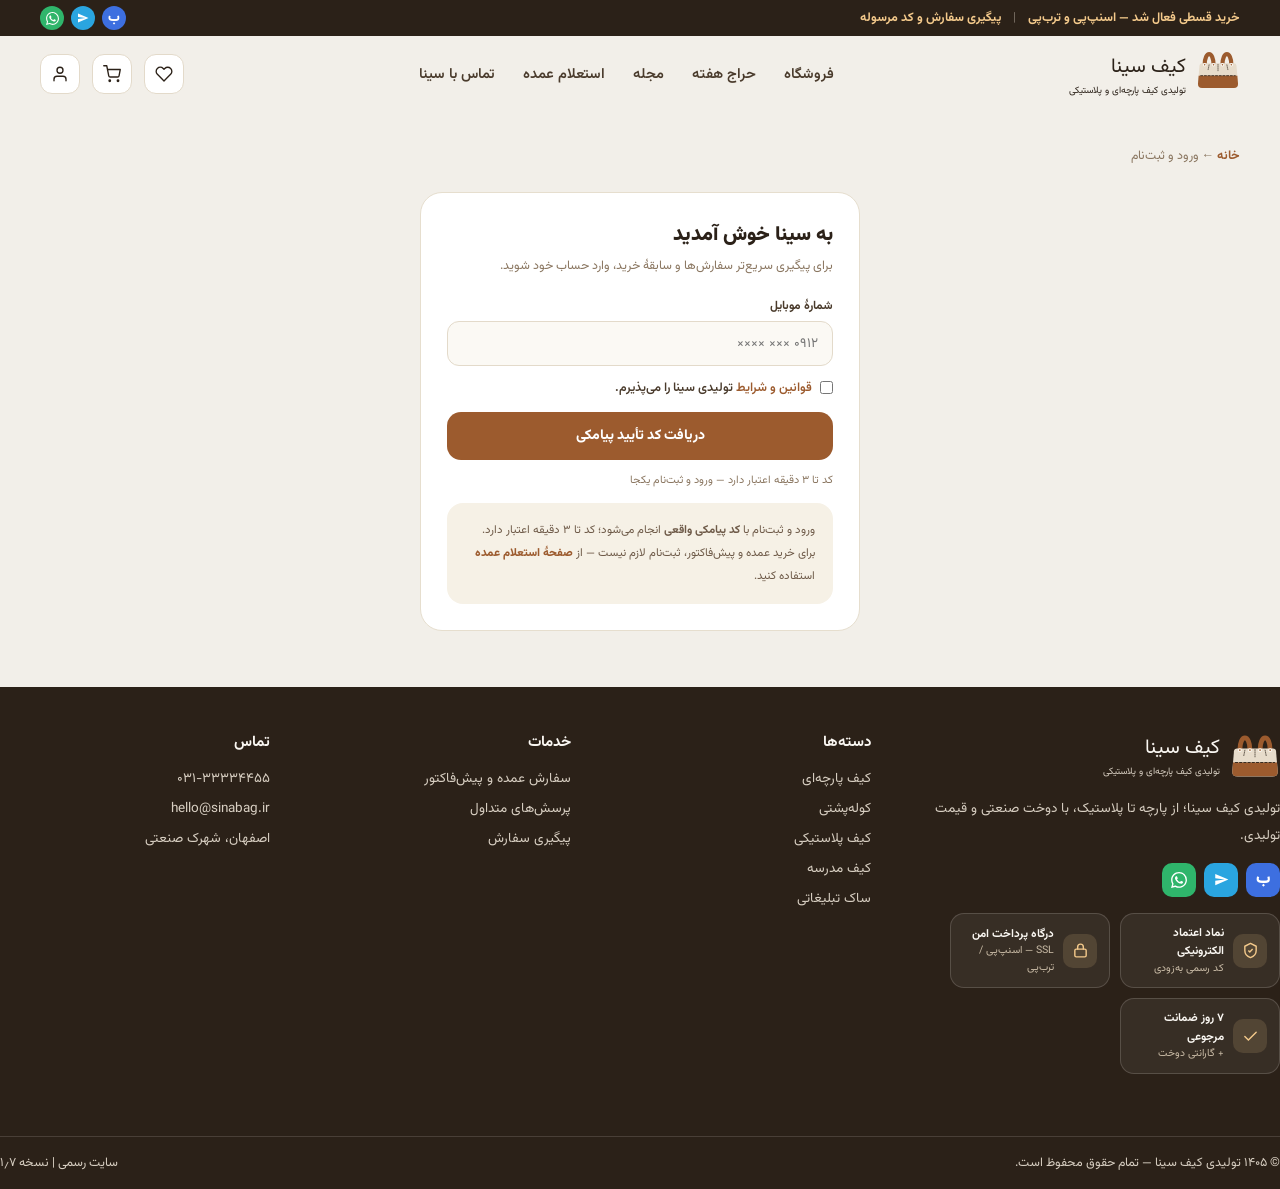
<file: account.html>
<!DOCTYPE html>
<html lang="fa" dir="rtl">
<head>
<meta charset="utf-8">
<meta name="viewport" content="width=device-width, initial-scale=1">
<title>حساب کاربری | تولیدی کیف سینا</title>
<meta name="description" content="مشخصات حساب شما و سفارش‌های ثبت‌شده با امکان چاپ فاکتور — تولیدی کیف سینا.">
<meta name="theme-color" content="#FAF7F2">
<link rel="icon" type="image/png" sizes="32x32" href="img/favicon-32.png">
<link rel="icon" type="image/png" sizes="64x64" href="img/favicon-64.png">
<link rel="icon" type="image/png" sizes="192x192" href="img/favicon-192.png">
<link rel="apple-touch-icon" href="img/favicon-192.png">
<link rel="stylesheet" href="style.css">
<script src="products.js"></script>
<script src="app.js"></script>
<style>
.ocard{background:#FFFDF9;border:1px solid #E8DFCC;border-radius:14px;padding:16px 18px;margin-bottom:14px}
.ocard .oh{display:flex;align-items:center;justify-content:space-between;flex-wrap:wrap;gap:8px;margin-bottom:10px}
.ocard .ocode{font-weight:800;color:#9C5B2E;font-size:15px}
.ocard .odate{font-size:12px;color:#8A7660}
.ostat{font-size:11px;font-weight:700;padding:3px 10px;border-radius:99px;background:#EAF5EE;color:#1F7A45}
.oitems{font-size:13px;line-height:2;border-top:1px dashed #E8DFCC;border-bottom:1px dashed #E8DFCC;padding:8px 0;margin:8px 0}
.oitems .oi{display:flex;justify-content:space-between;gap:10px}
.oitems .oi span{color:#5C5147}
.of{display:flex;align-items:center;justify-content:space-between;flex-wrap:wrap;gap:10px}
.otot{font-weight:800;font-size:15px}
.oact{display:flex;gap:8px;flex-wrap:wrap}
.btnsm{cursor:pointer;border:1px solid #C9BBA4;background:#FFF;border-radius:10px;padding:7px 14px;font-family:inherit;font-size:12.5px;font-weight:700;color:#5C5147}
.btnsm:hover{background:#F6F1E6}
.acount{display:flex;gap:10px;flex-wrap:wrap;margin-top:6px}
.acard{flex:1;min-width:120px;background:#F6F1E6;border-radius:12px;padding:12px 14px;text-align:center}
.acard b{display:block;font-size:17px;color:#9C5B2E}
.acard span{font-size:11.5px;color:#8A7660}
</style>
</head>
<body>
<div class="topbar"><div class="wrap">
  <div class="tb-r"><a href="index.html#faq">خرید قسطی فعال شد — اسنپ‌پی و ترب‌پی</a><span style="opacity:.4">|</span><a href="index.html" title="پیگیری سفارش در صفحهٔ اصلی">پیگیری سفارش و کد مرسوله</a></div>
  <div class="tb-soc" aria-label="پیام‌رسان‌ها">
    <a class="soc-bl" href="#" data-toast="کانال بلهٔ تولیدی سینا: bale.ai/sinabag" title="بله" aria-label="بله">ب</a>
    <a class="soc-tg" href="#" data-toast="کانال تلگرام: t.me/sinabag" title="تلگرام" aria-label="تلگرام"><svg viewBox="0 0 24 24" width="12" height="12" fill="currentColor"><path d="M2.01 21L23 12 2.01 3 2 10l15 2-15 2z"/></svg></a>
    <a class="soc-wa" href="#" data-toast="واتس‌اپ سفارش: ۰۹۱۳-۰۰۰-۰۰۰۰" title="واتس‌اپ" aria-label="واتس‌اپ"><svg viewBox="0 0 24 24" width="13" height="13" fill="currentColor"><path d="M17.472 14.382c-.297-.149-1.758-.867-2.03-.967-.273-.099-.471-.148-.67.15-.197.297-.767.966-.94 1.164-.173.199-.347.223-.644.075-.297-.15-1.255-.463-2.39-1.475-.883-.788-1.48-1.761-1.653-2.059-.173-.297-.018-.458.13-.606.134-.133.298-.347.446-.52.149-.174.198-.298.298-.497.099-.198.05-.371-.025-.52-.075-.149-.669-1.612-.916-2.207-.242-.579-.487-.5-.669-.51l-.57-.01c-.198 0-.52.074-.792.372-.272.297-1.04 1.016-1.04 2.479 0 1.462 1.065 2.875 1.213 3.074.149.198 2.096 3.2 5.077 4.487.709.306 1.262.489 1.694.625.712.227 1.36.195 1.871.118.571-.085 1.758-.719 2.006-1.413.248-.694.248-1.289.173-1.413-.074-.124-.272-.198-.57-.347M12.05 21.785h-.004a9.87 9.87 0 01-5.031-1.378l-.361-.214-3.741.982.998-3.648-.235-.374a9.86 9.86 0 01-1.51-5.26c.001-5.45 4.436-9.884 9.888-9.884 2.64 0 5.122 1.03 6.988 2.898a9.825 9.825 0 012.893 6.994c-.003 5.45-4.437 9.884-9.885 9.884m8.413-18.297A11.815 11.815 0 0012.05 0C5.495 0 .16 5.335.157 11.892c0 2.096.547 4.142 1.588 5.945L.057 24l6.305-1.654a11.882 11.882 0 005.683 1.448h.005c6.554 0 11.89-5.335 11.893-11.893a11.821 11.821 0 00-3.48-8.413"/></svg></a>
  </div>
</div></div><header class="hd"><div class="wrap"><div class="lk" style="display:flex;align-items:center;gap:10px"><a href="index.html" aria-label="صفحهٔ اصلی تولیدی کیف سینا"><svg viewBox="0 0 240 240" width="44" height="44" aria-label="لوگوی تولیدی کیف سینا">
<title>لوگوی تولیدی کیف سینا</title>
<g transform="translate(-41.56 -37.52) scale(1.34634)">
<path d="M 66 96 C 66 38, 102 38, 102 96" fill="none" stroke="#9C5B2E" stroke-width="17" stroke-linecap="round"/>
<path d="M 138 96 C 138 38, 174 38, 174 96" fill="none" stroke="#9C5B2E" stroke-width="17" stroke-linecap="round"/>
<path d="M 56 90 L 184 90 Q 194 90 195 100 L 201 172 Q 202 190 182 190 L 58 190 Q 38 190 39 172 L 45 100 Q 46 90 56 90 Z" fill="#E7DCCB"/>
<defs><clipPath id="b27p"><path d="M 56 90 L 184 90 Q 194 90 195 100 L 201 172 Q 202 190 182 190 L 58 190 Q 38 190 39 172 L 45 100 Q 46 90 56 90 Z"/></clipPath></defs>
<g clip-path="url(#b27p)"><rect x="36" y="140" width="170" height="54" fill="#9C5B2E"/></g>
<line x1="50.00" y1="140.00" x2="190.00" y2="140.00" stroke="#2B2118" stroke-opacity="0.9" stroke-width="3.6" stroke-dasharray="8 7" stroke-linecap="round"/>
<circle cx="66" cy="96" r="7" fill="#FAF7F2"/><circle cx="66" cy="96" r="3" fill="#9C5B2E"/>
<circle cx="102" cy="96" r="7" fill="#FAF7F2"/><circle cx="102" cy="96" r="3" fill="#9C5B2E"/>
<circle cx="138" cy="96" r="7" fill="#FAF7F2"/><circle cx="138" cy="96" r="3" fill="#9C5B2E"/>
<circle cx="174" cy="96" r="7" fill="#FAF7F2"/><circle cx="174" cy="96" r="3" fill="#9C5B2E"/>
<line x1="84.00" y1="96.00" x2="80.00" y2="116.00" stroke="#2B2118" stroke-opacity="0.8" stroke-width="3" stroke-dasharray="4 4" stroke-linecap="round"/>
<line x1="120.00" y1="94.00" x2="120.00" y2="120.00" stroke="#2B2118" stroke-opacity="0.8" stroke-width="3" stroke-dasharray="4 4" stroke-linecap="round"/>
<line x1="156.00" y1="96.00" x2="160.00" y2="116.00" stroke="#2B2118" stroke-opacity="0.8" stroke-width="3" stroke-dasharray="4 4" stroke-linecap="round"/>
</g>
</svg></a><div class="lk-txt"><a href="index.html" style="display:block"><span class="lk-name" style="font-size:20px;display:block">کیف سینا</span></a><span class="lk-sub" style="font-size:9.5px;display:block">تولیدی کیف پارچه‌ای و پلاستیکی</span></div></div>
      <ul class="nav"><li><a href="category.html">فروشگاه</a></li><li><a href="index.html#deals">حراج هفته</a></li><li><a href="index.html#blog">مجله</a></li><li><a href="wholesale.html">استعلام عمده</a></li><li><a href="index.html#contact">تماس با سینا</a></li></ul>
      <div class="ic"><a class="b" href="cart.html" title="سبد خرید" aria-label="سبد خرید"><svg viewBox="0 0 24 24" width="18" height="18" fill="none" stroke="currentColor" stroke-width="1.8" stroke-linecap="round" stroke-linejoin="round" aria-hidden="true"><circle cx="9" cy="21" r="1"/><circle cx="20" cy="21" r="1"/><path d="M1 1h4l2.68 13.39a2 2 0 0 0 2 1.61h9.72a2 2 0 0 0 2-1.61L23 6H6"/></svg><span class="wlbadge" id="cartBadge"></span></a><a class="b" href="account.html" title="حساب کاربری" aria-label="حساب کاربری"><svg viewBox="0 0 24 24" width="18" height="18" fill="none" stroke="currentColor" stroke-width="1.8" stroke-linecap="round" stroke-linejoin="round" aria-hidden="true"><path d="M20 21v-2a4 4 0 0 0-4-4H8a4 4 0 0 0-4 4v2"/><circle cx="12" cy="7" r="4"/></svg></a></div><button class="mburger" id="burger" aria-label="منو" aria-controls="mnav"><svg viewBox="0 0 24 24" width="20" height="20" fill="none" stroke="currentColor" stroke-width="2" stroke-linecap="round" aria-hidden="true"><path d="M4 7h16"/><path d="M4 12h16"/><path d="M4 17h16"/></svg></button>
    </div>
    <nav class="mnav" id="mnav"><a href="category.html">فروشگاه</a><a href="category.html?cat=کیف پارچه‌ای" style="padding-right:18px;font-size:13px;font-weight:600">— کیف پارچه‌ای</a><a href="category.html?cat=کوله‌پشتی" style="padding-right:18px;font-size:13px;font-weight:600">— کوله‌پشتی</a><a href="category.html?cat=کیف پلاستیکی" style="padding-right:18px;font-size:13px;font-weight:600">— کیف پلاستیکی</a><a href="category.html?cat=ساک تبلیغاتی" style="padding-right:18px;font-size:13px;font-weight:600">— ساک تبلیغاتی</a><a href="index.html#deals">حراج هفته</a><a href="index.html#blog">مجلهٔ سینا</a><a href="wholesale.html">استعلام قیمت عمده</a><a href="cart.html">سبد خرید</a><a href="account.html">حساب کاربری</a><a href="index.html#faq">پرسش‌های متداول</a><a href="index.html#contact">تماس با سینا</a></nav>
  </header>
<section class="wrap" style="padding-top:34px">
      <div class="bc"><a href="index.html">خانه</a> <span aria-hidden="true">←</span> حساب کاربری</div>
      <div class="whd"><h1>حساب کاربری</h1><p>مشخصات شما، خلاصهٔ خریدها و سفارش‌های ثبت‌شده با امکان چاپ فاکتور.</p></div>
      <div id="accBox" style="margin-top:20px"></div>
    </section>
    <script>
    (function(){
      function esc(s){return String(s==null?'':s).replace(/[&<>"']/g,function(c){return {'&':'&amp;','<':'&lt;','>':'&gt;','"':'&quot;',"'":'&#39;'}[c];});}
      var u=SB.user();
      if(!u){location.href='login.html';return;}
      function build(){
      var ords=SB.myOrders();
      var paidSum=0;ords.forEach(function(x){paidSum+=(x.total||0);});
      var method=(u.otp||u.phone)?'ورود با شمارهٔ موبایل':((u.demo||u.email)?'حساب کاربر':'ورود انجام‌شده');
      if(u.email)method='حساب ایمیل — '+esc(u.email);

      var html='<div class="cartlay"><div>'
        +'<div class="fbox"><h4>مشخصات من</h4>'
        +'<div class="srow"><span>نام</span><b>'+esc(u.name||'کاربر سینا')+'</b></div>'
        +'<div class="srow"><span>شمارهٔ موبایل</span><b>'+(u.phone?SB.fa(u.phone):'—')+'</b></div>'
        +'<div class="srow"><span>نوع حساب</span><b>'+method+'</b></div>'
        +'<div class="srow"><span>عضویت از</span><b>'+(u.ts?SB.jdate(new Date(u.ts)):SB.jdate())+'</b></div>'
        +'<div class="acount"><div class="acard"><b>'+SB.fa(ords.length)+'</b><span>سفارش ثبت‌شده</span></div>'
        +'<div class="acard"><b>'+SB.money(paidSum)+' <small>تومان</small></b><span>مجموع خریدها</span></div></div>'
        +'<button class="btnghost btnfull" id="outGo" style="margin-top:14px">خروج از حساب</button>'
        +'</div>'
        +'<div class="fbox"><h4>میان‌برها</h4>'
        +'<div class="srow"><span style="display:flex;align-items:center;gap:8px"><svg viewBox="0 0 24 24" width="16" height="16" fill="none" stroke="#9C5B2E" stroke-width="1.8" stroke-linecap="round" stroke-linejoin="round" aria-hidden="true"><circle cx="9" cy="21" r="1"/><circle cx="20" cy="21" r="1"/><path d="M1 1h4l2.68 13.39a2 2 0 0 0 2 1.61h9.72a2 2 0 0 0 2-1.61L23 6H6"/></svg>سبد خرید</span><a href="cart.html">مشاهده ←</a></div>'
        +'<div class="srow"><span style="display:flex;align-items:center;gap:8px"><svg viewBox="0 0 24 24" width="16" height="16" fill="none" stroke="#9C5B2E" stroke-width="1.8" stroke-linecap="round" stroke-linejoin="round" aria-hidden="true"><path d="M6 2L3 6v14a2 2 0 0 0 2 2h14a2 2 0 0 0 2-2V6l-3-4z"/><path d="M3 6h18"/><path d="M16 10a4 4 0 0 1-8 0"/></svg>فروشگاه</span><a href="category.html">رفتن ←</a></div>'
        +'<div class="srow"><span style="display:flex;align-items:center;gap:8px"><svg viewBox="0 0 24 24" width="16" height="16" fill="none" stroke="#9C5B2E" stroke-width="1.8" stroke-linecap="round" stroke-linejoin="round" aria-hidden="true"><path d="M21 16V8a2 2 0 0 0-1-1.73l-7-4a2 2 0 0 0-2 0l-7 4A2 2 0 0 0 3 8v8a2 2 0 0 0 1 1.73l7 4a2 2 0 0 0 2 0l7-4A2 2 0 0 0 21 16z"/><path d="M3.27 6.96L12 12.01l8.73-5.05"/><path d="M12 22.08V12"/></svg>پیگیری سفارش</span><a href="index.html#hot">از صفحهٔ اصلی ←</a></div>'
        +'</div></div>';

      var oh='<aside class="sbox"><h3>سفارش‌های من</h3>';
      if(!ords.length){
        oh+='<div class="empty" style="margin-top:6px"><div class="ei">📦</div><h3>هنوز سفارشی ثبت نکرده‌اید</h3><p>اولین سفارش‌تان را از فروشگاه ثبت کنید؛ اینجا با فاکتور نمایش داده می‌شود.</p><a class="btnmain" href="category.html">رفتن به فروشگاه ←</a></div>';
      } else {
        ords.forEach(function(x,i){
          var its='';(x.items||[]).forEach(function(it){
            its+='<div class="oi"><span>'+esc(it.name)+(it.color?' — '+esc(it.color):'')+' ×'+SB.fa(it.qty)+'</span><b>'+SB.money((it.price||0)*(it.qty||1))+'</b></div>';});
          oh+='<div class="ocard"><div class="oh"><span class="ocode">'+esc(x.code)+'</span><span class="odate">'+esc(x.date||'')+'</span>'+(function(){var si=SB.statusInfo(x.status);return '<span class="ostat" style="background:'+si.b+';color:'+si.c+'">'+si.t+'</span>';})()+'</div>'
            +'<div class="oitems">'+its+'</div>'
            +'<div class="of"><span class="otot">'+SB.money(x.total||0)+' <small>تومان</small></span>'
            +'<span class="oact"><button class="btnsm" type="button" data-print="'+i+'">چاپ فاکتور</button><a class="btnsm" style="text-decoration:none" href="success.html">رسید پرداخت</a></span></div>'
            +'</div>';
        });
      }
      oh+='</aside>';
      html+=oh+'</div>';
      var box=document.getElementById('accBox');
      box.innerHTML=html;
      box.querySelectorAll('[data-print]').forEach(function(b){
        b.addEventListener('click',function(){var x=ords[+b.getAttribute('data-print')];if(x)SB.printInvoice(x);});
      });
      document.getElementById('outGo').addEventListener('click',function(){SB.userLogout();SB.toast('از حساب خارج شدید');setTimeout(function(){location.href='index.html';},700);});
      }
      build();
      /* refresh order history from Supabase — same orders on every device, survives logout/login */
      SB.syncOrders(function(){build();});
    })();
    </script><footer class="ft"><div class="wrap">
      <div><a href="index.html" style="display:flex;align-items:center;gap:10px"><svg viewBox="0 0 240 240" width="50" height="50" aria-label="لوگوی تولیدی کیف سینا">
<title>لوگوی تولیدی کیف سینا</title>
<g transform="translate(-41.56 -37.52) scale(1.34634)">
<path d="M 66 96 C 66 38, 102 38, 102 96" fill="none" stroke="#9C5B2E" stroke-width="17" stroke-linecap="round"/>
<path d="M 138 96 C 138 38, 174 38, 174 96" fill="none" stroke="#9C5B2E" stroke-width="17" stroke-linecap="round"/>
<path d="M 56 90 L 184 90 Q 194 90 195 100 L 201 172 Q 202 190 182 190 L 58 190 Q 38 190 39 172 L 45 100 Q 46 90 56 90 Z" fill="#E7DCCB"/>
<defs><clipPath id="b27pf"><path d="M 56 90 L 184 90 Q 194 90 195 100 L 201 172 Q 202 190 182 190 L 58 190 Q 38 190 39 172 L 45 100 Q 46 90 56 90 Z"/></clipPath></defs>
<g clip-path="url(#b27pf)"><rect x="36" y="140" width="170" height="54" fill="#9C5B2E"/></g>
<line x1="50.00" y1="140.00" x2="190.00" y2="140.00" stroke="#2B2118" stroke-opacity="0.9" stroke-width="3.6" stroke-dasharray="8 7" stroke-linecap="round"/>
<circle cx="66" cy="96" r="7" fill="#FAF7F2"/><circle cx="66" cy="96" r="3" fill="#9C5B2E"/>
<circle cx="102" cy="96" r="7" fill="#FAF7F2"/><circle cx="102" cy="96" r="3" fill="#9C5B2E"/>
<circle cx="138" cy="96" r="7" fill="#FAF7F2"/><circle cx="138" cy="96" r="3" fill="#9C5B2E"/>
<circle cx="174" cy="96" r="7" fill="#FAF7F2"/><circle cx="174" cy="96" r="3" fill="#9C5B2E"/>
<line x1="84.00" y1="96.00" x2="80.00" y2="116.00" stroke="#2B2118" stroke-opacity="0.8" stroke-width="3" stroke-dasharray="4 4" stroke-linecap="round"/>
<line x1="120.00" y1="94.00" x2="120.00" y2="120.00" stroke="#2B2118" stroke-opacity="0.8" stroke-width="3" stroke-dasharray="4 4" stroke-linecap="round"/>
<line x1="156.00" y1="96.00" x2="160.00" y2="116.00" stroke="#2B2118" stroke-opacity="0.8" stroke-width="3" stroke-dasharray="4 4" stroke-linecap="round"/>
</g>
</svg><span class="lk-txt" style="color:#FAF7F2;display:block"><span class="lk-name" style="font-size:20px;display:block">کیف سینا</span><span class="lk-sub" style="font-size:9.5px;color:#D8CFC2;display:block">تولیدی کیف پارچه‌ای و پلاستیکی</span></span></a><p style="font-size:13.5px;margin-top:14px;line-height:2">تولیدی کیف سینا؛ از پارچه تا پلاستیک، با دوخت صنعتی و قیمت تولیدی.</p><div class="soc" aria-label="پیام‌رسان‌ها">
        <a class="soc-bl" href="#" data-toast="کانال بلهٔ تولیدی سینا: bale.ai/sinabag" aria-label="بله" title="بله">ب</a>
        <a class="soc-tg" href="#" data-toast="کانال تلگرام: t.me/sinabag" aria-label="تلگرام" title="تلگرام"><svg viewBox="0 0 24 24" width="15" height="15" fill="currentColor"><path d="M2.01 21L23 12 2.01 3 2 10l15 2-15 2z"/></svg></a>
        <a class="soc-wa" href="#" data-toast="واتس‌اپ سفارش: ۰۹۱۳-۰۰۰-۰۰۰۰" aria-label="واتس‌اپ" title="واتس‌اپ"><svg viewBox="0 0 24 24" width="16" height="16" fill="currentColor"><path d="M17.472 14.382c-.297-.149-1.758-.867-2.03-.967-.273-.099-.471-.148-.67.15-.197.297-.767.966-.94 1.164-.173.199-.347.223-.644.075-.297-.15-1.255-.463-2.39-1.475-.883-.788-1.48-1.761-1.653-2.059-.173-.297-.018-.458.13-.606.134-.133.298-.347.446-.52.149-.174.198-.298.298-.497.099-.198.05-.371-.025-.52-.075-.149-.669-1.612-.916-2.207-.242-.579-.487-.5-.669-.51l-.57-.01c-.198 0-.52.074-.792.372-.272.297-1.04 1.016-1.04 2.479 0 1.462 1.065 2.875 1.213 3.074.149.198 2.096 3.2 5.077 4.487.709.306 1.262.489 1.694.625.712.227 1.36.195 1.871.118.571-.085 1.758-.719 2.006-1.413.248-.694.248-1.289.173-1.413-.074-.124-.272-.198-.57-.347M12.05 21.785h-.004a9.87 9.87 0 01-5.031-1.378l-.361-.214-3.741.982.998-3.648-.235-.374a9.86 9.86 0 01-1.51-5.26c.001-5.45 4.436-9.884 9.888-9.884 2.64 0 5.122 1.03 6.988 2.898a9.825 9.825 0 012.893 6.994c-.003 5.45-4.437 9.884-9.885 9.884m8.413-18.297A11.815 11.815 0 0012.05 0C5.495 0 .16 5.335.157 11.892c0 2.096.547 4.142 1.588 5.945L.057 24l6.305-1.654a11.882 11.882 0 005.683 1.448h.005c6.554 0 11.89-5.335 11.893-11.893a11.821 11.821 0 00-3.48-8.413"/></svg></a>
      </div><div class="badges">
        <div class="badge"><span class="bi"><svg viewBox="0 0 24 24" width="17" height="17" fill="none" stroke="#F3C98B" stroke-width="2" stroke-linejoin="round"><path d="M12 2l8 4v6c0 5-3.5 8.5-8 10-4.5-1.5-8-5-8-10V6z"/><path d="M9 12l2 2 4-4"/></svg></span><span><b>نماد اعتماد الکترونیکی</b>کد رسمی به‌زودی</span></div>
        <div class="badge"><span class="bi"><svg viewBox="0 0 24 24" width="17" height="17" fill="none" stroke="#F3C98B" stroke-width="2" stroke-linecap="round"><rect x="4" y="10" width="16" height="11" rx="2"/><path d="M8 10V7a4 4 0 018 0v3"/></svg></span><span><b>درگاه پرداخت امن</b>SSL — اسنپ‌پی / ترب‌پی</span></div>
        <div class="badge"><span class="bi"><svg viewBox="0 0 24 24" width="17" height="17" fill="none" stroke="#F3C98B" stroke-width="2" stroke-linecap="round"><path d="M20 6L9 17l-5-5"/></svg></span><span><b>۷ روز ضمانت مرجوعی</b>+ گارانتی دوخت</span></div>
      </div></div>
      <div><h4>دسته‌ها</h4><ul><li><a href="category.html?cat=کیف پارچه‌ای">کیف پارچه‌ای</a></li><li><a href="category.html?cat=کوله‌پشتی">کوله‌پشتی</a></li><li><a href="category.html?cat=کیف پلاستیکی">کیف پلاستیکی</a></li><li><a href="category.html?cat=کیف مدرسه">کیف مدرسه</a></li><li><a href="category.html?cat=ساک تبلیغاتی">ساک تبلیغاتی</a></li></ul></div>
      <div><h4>خدمات</h4><ul><li><a href="wholesale.html">سفارش عمده و پیش‌فاکتور</a></li><li><a href="account.html">حساب کاربری و سفارش‌های من</a></li><li><a href="index.html#faq">پرسش‌های متداول</a></li><li><a href="index.html">پیگیری سفارش</a></li></ul></div>
      <div><h4>تماس</h4><ul><li><a href="tel:+983133334455">۰۳۱-۳۳۳۳۴۴۵۵</a></li><li><a href="mailto:hello@sinabag.ir">hello@sinabag.ir</a></li><li>اصفهان، شهرک صنعتی</li></ul></div>
      <div class="base" style="grid-column:1/-1"><span>© ۱۴۰۵ تولیدی کیف سینا — تمام حقوق محفوظ است.</span><span>سایت رسمی | نسخه ۱٫۷</span></div>
    </div></footer>
    <div class="toast" id="toast" role="status" aria-live="polite"></div>
<script>
(function(){
  var burger=document.getElementById("burger"),mnav=document.getElementById("mnav");
  burger.addEventListener("click",function(e){e.stopPropagation();mnav.classList.toggle("open");});
  document.addEventListener("click",function(e){if(!mnav.contains(e.target)&&e.target!==burger)mnav.classList.remove("open");});
  mnav.querySelectorAll("a").forEach(function(a){a.addEventListener("click",function(){mnav.classList.remove("open");});});
})();
</script>
</body>
</html>
</file>
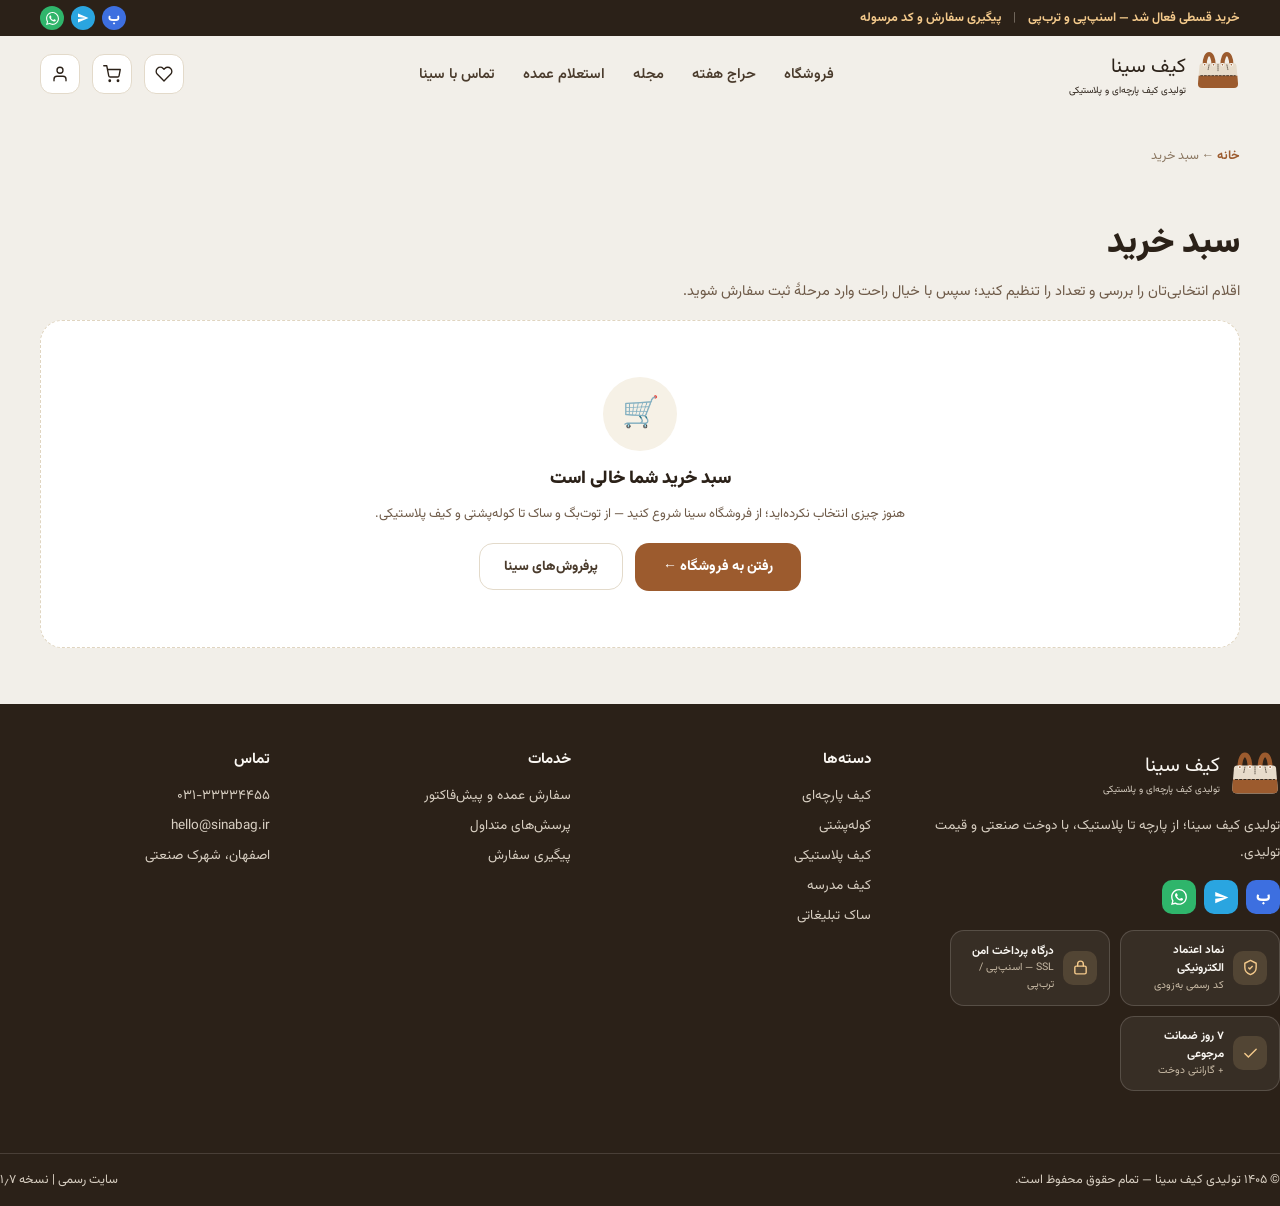
<file: cart.html>
<!DOCTYPE html>
<html lang="fa" dir="rtl">
<head>
<meta charset="utf-8">
<meta name="viewport" content="width=device-width, initial-scale=1">
<title>سبد خرید | تولیدی کیف سینا</title>
<meta name="description" content="سبد خرید تولیدی کیف سینا؛ بررسی اقلام، تنظیم تعداد، کد تخفیف و ادامهٔ ثبت سفارش با ارسال به سراسر کشور.">
<meta name="theme-color" content="#FAF7F2">
<link rel="icon" type="image/png" sizes="32x32" href="img/favicon-32.png">
<link rel="icon" type="image/png" sizes="64x64" href="img/favicon-64.png">
<link rel="icon" type="image/png" sizes="192x192" href="img/favicon-192.png">
<link rel="apple-touch-icon" href="img/favicon-192.png">
<link rel="stylesheet" href="style.css">
<script src="products.js"></script>
<script src="app.js"></script>
<style>
.prevbox{margin-top:26px}
.prevbox .phd{display:flex;align-items:center;justify-content:space-between;flex-wrap:wrap;gap:8px;margin-bottom:12px}
.prevbox .phd h2{font-size:18px;color:#2B2118;margin:0}
.prevbox .phd a{font-size:12.5px;font-weight:700;color:#9C5B2E;text-decoration:none}
.ocard{background:#FFFDF9;border:1px solid #E8DFCC;border-radius:14px;padding:16px 18px;margin-bottom:14px}
.ocard .oh{display:flex;align-items:center;justify-content:space-between;flex-wrap:wrap;gap:8px;margin-bottom:10px}
.ocard .ocode{font-weight:800;color:#9C5B2E;font-size:15px}
.ocard .odate{font-size:12px;color:#8A7660}
.ostat{font-size:11px;font-weight:700;padding:3px 10px;border-radius:99px;background:#EAF5EE;color:#1F7A45}
.oitems{font-size:13px;line-height:2;border-top:1px dashed #E8DFCC;border-bottom:1px dashed #E8DFCC;padding:8px 0;margin:8px 0}
.oitems .oi{display:flex;justify-content:space-between;gap:10px}
.oitems .oi span{color:#5C5147}
.of{display:flex;align-items:center;justify-content:space-between;flex-wrap:wrap;gap:10px}
.otot{font-weight:800;font-size:15px}
.oact{display:flex;gap:8px;flex-wrap:wrap}
.btnsm{cursor:pointer;border:1px solid #C9BBA4;background:#FFF;border-radius:10px;padding:7px 14px;font-family:inherit;font-size:12.5px;font-weight:700;color:#5C5147}
.btnsm:hover{background:#F6F1E6}
.pmore{font-size:12.5px;color:#8A7660;margin-top:4px}
.pmore a{color:#9C5B2E;font-weight:700}
</style>
</head>
<body>
<div class="topbar"><div class="wrap">
  <div class="tb-r"><a href="index.html#faq">خرید قسطی فعال شد — اسنپ‌پی و ترب‌پی</a><span style="opacity:.4">|</span><a href="index.html" title="پیگیری سفارش در صفحهٔ اصلی">پیگیری سفارش و کد مرسوله</a></div>
  <div class="tb-soc" aria-label="پیام‌رسان‌ها">
    <a class="soc-bl" href="#" data-toast="کانال بلهٔ تولیدی سینا: bale.ai/sinabag" title="بله" aria-label="بله">ب</a>
    <a class="soc-tg" href="#" data-toast="کانال تلگرام: t.me/sinabag" title="تلگرام" aria-label="تلگرام"><svg viewBox="0 0 24 24" width="12" height="12" fill="currentColor"><path d="M2.01 21L23 12 2.01 3 2 10l15 2-15 2z"/></svg></a>
    <a class="soc-wa" href="#" data-toast="واتس‌اپ سفارش: ۰۹۱۳-۰۰۰-۰۰۰۰" title="واتس‌اپ" aria-label="واتس‌اپ"><svg viewBox="0 0 24 24" width="13" height="13" fill="currentColor"><path d="M17.472 14.382c-.297-.149-1.758-.867-2.03-.967-.273-.099-.471-.148-.67.15-.197.297-.767.966-.94 1.164-.173.199-.347.223-.644.075-.297-.15-1.255-.463-2.39-1.475-.883-.788-1.48-1.761-1.653-2.059-.173-.297-.018-.458.13-.606.134-.133.298-.347.446-.52.149-.174.198-.298.298-.497.099-.198.05-.371-.025-.52-.075-.149-.669-1.612-.916-2.207-.242-.579-.487-.5-.669-.51l-.57-.01c-.198 0-.52.074-.792.372-.272.297-1.04 1.016-1.04 2.479 0 1.462 1.065 2.875 1.213 3.074.149.198 2.096 3.2 5.077 4.487.709.306 1.262.489 1.694.625.712.227 1.36.195 1.871.118.571-.085 1.758-.719 2.006-1.413.248-.694.248-1.289.173-1.413-.074-.124-.272-.198-.57-.347M12.05 21.785h-.004a9.87 9.87 0 01-5.031-1.378l-.361-.214-3.741.982.998-3.648-.235-.374a9.86 9.86 0 01-1.51-5.26c.001-5.45 4.436-9.884 9.888-9.884 2.64 0 5.122 1.03 6.988 2.898a9.825 9.825 0 012.893 6.994c-.003 5.45-4.437 9.884-9.885 9.884m8.413-18.297A11.815 11.815 0 0012.05 0C5.495 0 .16 5.335.157 11.892c0 2.096.547 4.142 1.588 5.945L.057 24l6.305-1.654a11.882 11.882 0 005.683 1.448h.005c6.554 0 11.89-5.335 11.893-11.893a11.821 11.821 0 00-3.48-8.413"/></svg></a>
  </div>
</div></div><header class="hd"><div class="wrap"><div class="lk" style="display:flex;align-items:center;gap:10px"><a href="index.html" aria-label="صفحهٔ اصلی تولیدی کیف سینا"><svg viewBox="0 0 240 240" width="44" height="44" aria-label="لوگوی تولیدی کیف سینا">
<title>لوگوی تولیدی کیف سینا</title>
<g transform="translate(-41.56 -37.52) scale(1.34634)">
<path d="M 66 96 C 66 38, 102 38, 102 96" fill="none" stroke="#9C5B2E" stroke-width="17" stroke-linecap="round"/>
<path d="M 138 96 C 138 38, 174 38, 174 96" fill="none" stroke="#9C5B2E" stroke-width="17" stroke-linecap="round"/>
<path d="M 56 90 L 184 90 Q 194 90 195 100 L 201 172 Q 202 190 182 190 L 58 190 Q 38 190 39 172 L 45 100 Q 46 90 56 90 Z" fill="#E7DCCB"/>
<defs><clipPath id="b27p"><path d="M 56 90 L 184 90 Q 194 90 195 100 L 201 172 Q 202 190 182 190 L 58 190 Q 38 190 39 172 L 45 100 Q 46 90 56 90 Z"/></clipPath></defs>
<g clip-path="url(#b27p)"><rect x="36" y="140" width="170" height="54" fill="#9C5B2E"/></g>
<line x1="50.00" y1="140.00" x2="190.00" y2="140.00" stroke="#2B2118" stroke-opacity="0.9" stroke-width="3.6" stroke-dasharray="8 7" stroke-linecap="round"/>
<circle cx="66" cy="96" r="7" fill="#FAF7F2"/><circle cx="66" cy="96" r="3" fill="#9C5B2E"/>
<circle cx="102" cy="96" r="7" fill="#FAF7F2"/><circle cx="102" cy="96" r="3" fill="#9C5B2E"/>
<circle cx="138" cy="96" r="7" fill="#FAF7F2"/><circle cx="138" cy="96" r="3" fill="#9C5B2E"/>
<circle cx="174" cy="96" r="7" fill="#FAF7F2"/><circle cx="174" cy="96" r="3" fill="#9C5B2E"/>
<line x1="84.00" y1="96.00" x2="80.00" y2="116.00" stroke="#2B2118" stroke-opacity="0.8" stroke-width="3" stroke-dasharray="4 4" stroke-linecap="round"/>
<line x1="120.00" y1="94.00" x2="120.00" y2="120.00" stroke="#2B2118" stroke-opacity="0.8" stroke-width="3" stroke-dasharray="4 4" stroke-linecap="round"/>
<line x1="156.00" y1="96.00" x2="160.00" y2="116.00" stroke="#2B2118" stroke-opacity="0.8" stroke-width="3" stroke-dasharray="4 4" stroke-linecap="round"/>
</g>
</svg></a><div class="lk-txt"><a href="index.html" style="display:block"><span class="lk-name" style="font-size:20px;display:block">کیف سینا</span></a><span class="lk-sub" style="font-size:9.5px;display:block">تولیدی کیف پارچه‌ای و پلاستیکی</span></div></div>
      <ul class="nav"><li><a href="category.html">فروشگاه</a></li><li><a href="index.html#deals">حراج هفته</a></li><li><a href="index.html#blog">مجله</a></li><li><a href="wholesale.html">استعلام عمده</a></li><li><a href="index.html#contact">تماس با سینا</a></li></ul>
      <div class="ic"><a class="b" href="index.html#hot" title="علاقه‌مندی‌ها" aria-label="علاقه‌مندی‌ها"><svg viewBox="0 0 24 24" width="18" height="18" fill="none" stroke="currentColor" stroke-width="1.8" stroke-linecap="round" stroke-linejoin="round" aria-hidden="true"><path d="M20.84 4.61a5.5 5.5 0 0 0-7.78 0L12 5.67l-1.06-1.06a5.5 5.5 0 0 0-7.78 7.78l1.06 1.06L12 21.23l7.78-7.78 1.06-1.06a5.5 5.5 0 0 0 0-7.78z"/></svg></a><a class="b" href="cart.html" title="سبد خرید" aria-label="سبد خرید"><svg viewBox="0 0 24 24" width="18" height="18" fill="none" stroke="currentColor" stroke-width="1.8" stroke-linecap="round" stroke-linejoin="round" aria-hidden="true"><circle cx="9" cy="21" r="1"/><circle cx="20" cy="21" r="1"/><path d="M1 1h4l2.68 13.39a2 2 0 0 0 2 1.61h9.72a2 2 0 0 0 2-1.61L23 6H6"/></svg><span class="wlbadge" id="cartBadge"></span></a><a class="b" href="login.html" title="ورود و ثبت‌نام" aria-label="ورود و ثبت‌نام"><svg viewBox="0 0 24 24" width="18" height="18" fill="none" stroke="currentColor" stroke-width="1.8" stroke-linecap="round" stroke-linejoin="round" aria-hidden="true"><path d="M20 21v-2a4 4 0 0 0-4-4H8a4 4 0 0 0-4 4v2"/><circle cx="12" cy="7" r="4"/></svg></a></div><button class="mburger" id="burger" aria-label="منو" aria-controls="mnav"><svg viewBox="0 0 24 24" width="20" height="20" fill="none" stroke="currentColor" stroke-width="2" stroke-linecap="round" aria-hidden="true"><path d="M4 7h16"/><path d="M4 12h16"/><path d="M4 17h16"/></svg></button>
    </div>
    <nav class="mnav" id="mnav"><a href="category.html">فروشگاه</a><a href="category.html?cat=کیف پارچه‌ای" style="padding-right:18px;font-size:13px;font-weight:600">— کیف پارچه‌ای</a><a href="category.html?cat=کوله‌پشتی" style="padding-right:18px;font-size:13px;font-weight:600">— کوله‌پشتی</a><a href="category.html?cat=کیف پلاستیکی" style="padding-right:18px;font-size:13px;font-weight:600">— کیف پلاستیکی</a><a href="category.html?cat=ساک تبلیغاتی" style="padding-right:18px;font-size:13px;font-weight:600">— ساک تبلیغاتی</a><a href="index.html#deals">حراج هفته</a><a href="index.html#blog">مجلهٔ سینا</a><a href="wholesale.html">استعلام قیمت عمده</a><a href="cart.html">سبد خرید</a><a href="login.html">ورود و ثبت‌نام</a><a href="index.html#faq">پرسش‌های متداول</a><a href="index.html#contact">تماس با سینا</a></nav>
  </header>
<section class="wrap" style="padding-top:34px">
      <div class="bc"><a href="index.html">خانه</a> <span aria-hidden="true">←</span> سبد خرید</div>
      <div class="whd"><h1>سبد خرید</h1><p>اقلام انتخابی‌تان را بررسی و تعداد را تنظیم کنید؛ سپس با خیال راحت وارد مرحلهٔ ثبت سفارش شوید.</p></div>
      <div id="cartBox" style="margin-top:10px"></div>
    </section>
    <script>
    (function(){
      function esc(s){return String(s==null?'':s).replace(/[&<>"']/g,function(c){return {'&':'&amp;','<':'&lt;','>':'&gt;','"':'&quot;',"'":'&#39;'}[c];});}
      /* previous orders of the signed-in phone — shown on the cart page (persists across logout/login) */
      function prevOrders(){
        var ords=SB.myOrders();
        if(!ords.length)return '';
        var MAX=6,rows='';
        ords.slice(0,MAX).forEach(function(o,i){
          var its='';
          (o.items||[]).forEach(function(it){
            its+='<div class="oi"><span>'+esc(it.name)+(it.color?' — '+esc(it.color):'')+' ×'+SB.fa(it.qty||1)+'</span><b>'+SB.money((it.price||0)*(it.qty||1))+'</b></div>';
          });
          rows+='<div class="ocard"><div class="oh"><span class="ocode">'+esc(o.code)+'</span><span class="odate">'+esc(o.date||'')+'</span>'+(function(){var si=SB.statusInfo(o.status);return '<span class="ostat" style="background:'+si.b+';color:'+si.c+'">'+si.t+'</span>';})()+'</div>'
            +'<div class="oitems">'+its+'</div>'
            +'<div class="of"><span class="otot">'+SB.money(o.total||0)+' <small>تومان</small></span>'
            +'<span class="oact"><button class="btnsm" type="button" data-print="'+i+'">چاپ فاکتور</button></span></div>'
            +'</div>';
        });
        var more=(ords.length>MAX)?'<div class="pmore">'+SB.fa(ords.length-MAX)+' سفارش دیگر در <a href="account.html">حساب کاربری</a> شما ثبت است.</div>':'';
        return '<section class="prevbox" id="prevBox"><div class="phd"><h2>سفارش‌های قبلی شما</h2><a href="account.html">مشاهدهٔ همه در حساب کاربری ←</a></div>'+rows+more+'</section>';
      }
      function renderPrev(){
        var w=document.getElementById('prevWrap');
        if(!w)return;
        w.innerHTML=prevOrders();
        bindPrint();
      }
      function render(){
        var box=document.getElementById('cartBox');
        if(!SB.cart.length){
          box.innerHTML='<div class="empty"><div class="ei">🛒</div><h3>سبد خرید شما خالی است</h3><p>هنوز چیزی انتخاب نکرده‌اید؛ از فروشگاه سینا شروع کنید — از توت‌بگ و ساک تا کوله‌پشتی و کیف پلاستیکی.</p><a class="btnmain" href="category.html">رفتن به فروشگاه ←</a> <a class="btnghost" style="margin-right:8px" href="index.html#hot">پرفروش‌های سینا</a></div><div id="prevWrap"></div>';
          renderPrev();return;
        }
        var items='';
        SB.cart.forEach(function(it,i){
          var p=SB.byId(it.id);if(!p)return;
          items+='<div class="citem">'
            +'<a href="product.html?id='+p.id+'"><img src="'+p.img+'" alt="'+p.name+'"></a>'
            +'<div><a class="cn" href="product.html?id='+p.id+'">'+p.name+'</a>'
            +'<div class="cc2">'+p.cat+'</div>'
            +(it.color?'<div class="ccl">رنگ: '+it.color+'</div>':'')
            +'<div class="cprice">'+SB.money(p.price)+' <span style="font-size:11px;color:#8A7660;font-weight:700">تومان / عدد</span></div></div>'
            +'<div class="cact">'
            +'<div class="qty"><button type="button" data-dec="'+i+'" aria-label="کاهش تعداد">−</button><input value="'+SB.fa(it.qty)+'" data-qty="'+i+'" inputmode="numeric" aria-label="تعداد"><button type="button" data-inc="'+i+'" aria-label="افزایش تعداد">+</button></div>'
            +'<b style="font-size:14.5px">'+SB.money(p.price*it.qty)+' تومان</b>'
            +'<button class="crm" type="button" data-rm="'+i+'">حذف</button></div>'
            +'</div>';
        });
        var sub=SB.subtotal(),disc=SB.discount(sub),total=sub-disc;
        var side='<aside class="sbox"><h3>خلاصهٔ سفارش</h3>'
          +'<div class="srow"><span>تعداد اقلام</span><b>'+SB.fa(SB.count())+' عدد</b></div>'
          +'<div class="srow"><span>جمع کالاها</span><b>'+SB.money(sub)+' تومان</b></div>'
          +(disc?'<div class="srow disc"><span>تخفیف (کد '+SB.promo()+')</span><b>−'+SB.money(disc)+' تومان</b></div>':'')
          +'<div class="srow"><span>هزینهٔ ارسال</span><b style="font-size:12px">در مرحلهٔ ثبت سفارش</b></div>'
          +'<div class="promo"><input id="promoIn" value="'+(SB.promo()||'')+'" placeholder="کد تخفیف (مثلاً SINA10)" aria-label="کد تخفیف"><button type="button" id="promoGo">اعمال</button></div>'
          +'<div class="stotal"><span>مبلغ قابل پرداخت</span><span>'+SB.money(total)+' <small>تومان</small></span></div>'
          +'<a class="btnmain btnfull" style="margin-top:16px" href="checkout.html">ادامهٔ ثبت سفارش ←</a>'
          +'<div class="pnote">• ارسال رایگان برای سفارش‌های بالای ۳٬۰۰۰٬۰۰۰ تومان<br>• فاکتور رسمی پس از تماس کارشناس صادر می‌شود<br>• پرداخت اقساطی با اسنپ‌پی و ترب‌پی فعال است</div></aside>';
        box.innerHTML='<div class="cartlay"><div>'+items+'<div style="display:flex;gap:10px;flex-wrap:wrap;margin-top:6px"><a class="btnghost" href="category.html">ادامهٔ خرید</a><a class="btnghost" href="index.html">صفحهٔ اصلی</a></div></div>'+side+'</div><div id="prevWrap"></div>';
        box.querySelectorAll('[data-inc]').forEach(function(b){b.addEventListener('click',function(){var i=+b.getAttribute('data-inc');SB.setQty(i,SB.cart[i].qty+1);render();});});
        box.querySelectorAll('[data-dec]').forEach(function(b){b.addEventListener('click',function(){var i=+b.getAttribute('data-dec');SB.setQty(i,SB.cart[i].qty-1);render();});});
        box.querySelectorAll('[data-qty]').forEach(function(inp){inp.addEventListener('change',function(){var i=+inp.getAttribute('data-qty');var q=parseInt(SB.toEn(inp.value),10);if(isNaN(q)){render();return;}SB.setQty(i,q);render();});});
        box.querySelectorAll('[data-rm]').forEach(function(b){b.addEventListener('click',function(){var i=+b.getAttribute('data-rm');var p=SB.byId(SB.cart[i].id);SB.remove(i);SB.toast('«'+(p?p.name:'محصول')+'» از سبد حذف شد');render();});});
        var pg=box.querySelector('#promoGo'),pin=box.querySelector('#promoIn');
        if(pg)pg.addEventListener('click',function(){
          var v=SB.toEn(pin.value).trim().toUpperCase();
          if(!v){SB.setPromo('');SB.setPromoPct(0);SB.toast('کد تخفیف را وارد کنید');render();return;}
          SB.toast('در حال بررسی کد تخفیف…');
          try{
            fetch('/api/admin',{method:'POST',headers:{'Content-Type':'application/json'},body:JSON.stringify({action:'coupon-check',code:v,sub:SB.subtotal()})})
            .then(function(r){return r.json();}).then(function(d){
              if(d&&d.ok){SB.setPromo(v);SB.setPromoPct(d.percent);SB.toast('کد تخفیف '+SB.fa(d.percent)+'٪ اعمال شد ✓');}
              else{SB.setPromo('');SB.setPromoPct(0);
                var rs=(d&&d.reason)||'';
                SB.toast(rs==='min-total'?'این کد برای سبدهای بالای '+SB.money(d.min)+' تومان است':(rs==='expired'?'این کد منقضی شده است':(rs==='used-up'?'ظرفیت استفادهٔ این کد تکمیل شده است':'کد تخفیف معتبر نیست')));}
              render();
            }).catch(function(){
              /* offline fallback: only the built-in code */
              if(v==='SINA10'){SB.setPromo('SINA10');SB.setPromoPct(10);SB.toast('کد تخفیف ۱۰٪ اعمال شد ✓');}
              else{SB.setPromo('');SB.setPromoPct(0);SB.toast('کد تخفیف معتبر نیست');}
              render();
            });
          }catch(e){
            if(v==='SINA10'){SB.setPromo('SINA10');SB.setPromoPct(10);SB.toast('کد تخفیف ۱۰٪ اعمال شد ✓');render();}
          }
        });
        renderPrev();
      }
      function bindPrint(){
        document.querySelectorAll('#cartBox [data-print]').forEach(function(b){
          b.addEventListener('click',function(){var x=SB.myOrders()[+b.getAttribute('data-print')];if(x)SB.printInvoice(x);});
        });
      }
      render();
      /* pull this phone's order history from Supabase too (works after logout/login and on new devices) */
      SB.syncOrders(function(){renderPrev();});
      /* re-render when the panel-edited catalog arrives */
      SB.onProducts(render);
    })();
    </script><footer class="ft"><div class="wrap">
      <div><a href="index.html" style="display:flex;align-items:center;gap:10px"><svg viewBox="0 0 240 240" width="50" height="50" aria-label="لوگوی تولیدی کیف سینا">
<title>لوگوی تولیدی کیف سینا</title>
<g transform="translate(-41.56 -37.52) scale(1.34634)">
<path d="M 66 96 C 66 38, 102 38, 102 96" fill="none" stroke="#9C5B2E" stroke-width="17" stroke-linecap="round"/>
<path d="M 138 96 C 138 38, 174 38, 174 96" fill="none" stroke="#9C5B2E" stroke-width="17" stroke-linecap="round"/>
<path d="M 56 90 L 184 90 Q 194 90 195 100 L 201 172 Q 202 190 182 190 L 58 190 Q 38 190 39 172 L 45 100 Q 46 90 56 90 Z" fill="#E7DCCB"/>
<defs><clipPath id="b27pf"><path d="M 56 90 L 184 90 Q 194 90 195 100 L 201 172 Q 202 190 182 190 L 58 190 Q 38 190 39 172 L 45 100 Q 46 90 56 90 Z"/></clipPath></defs>
<g clip-path="url(#b27pf)"><rect x="36" y="140" width="170" height="54" fill="#9C5B2E"/></g>
<line x1="50.00" y1="140.00" x2="190.00" y2="140.00" stroke="#2B2118" stroke-opacity="0.9" stroke-width="3.6" stroke-dasharray="8 7" stroke-linecap="round"/>
<circle cx="66" cy="96" r="7" fill="#FAF7F2"/><circle cx="66" cy="96" r="3" fill="#9C5B2E"/>
<circle cx="102" cy="96" r="7" fill="#FAF7F2"/><circle cx="102" cy="96" r="3" fill="#9C5B2E"/>
<circle cx="138" cy="96" r="7" fill="#FAF7F2"/><circle cx="138" cy="96" r="3" fill="#9C5B2E"/>
<circle cx="174" cy="96" r="7" fill="#FAF7F2"/><circle cx="174" cy="96" r="3" fill="#9C5B2E"/>
<line x1="84.00" y1="96.00" x2="80.00" y2="116.00" stroke="#2B2118" stroke-opacity="0.8" stroke-width="3" stroke-dasharray="4 4" stroke-linecap="round"/>
<line x1="120.00" y1="94.00" x2="120.00" y2="120.00" stroke="#2B2118" stroke-opacity="0.8" stroke-width="3" stroke-dasharray="4 4" stroke-linecap="round"/>
<line x1="156.00" y1="96.00" x2="160.00" y2="116.00" stroke="#2B2118" stroke-opacity="0.8" stroke-width="3" stroke-dasharray="4 4" stroke-linecap="round"/>
</g>
</svg><span class="lk-txt" style="color:#FAF7F2;display:block"><span class="lk-name" style="font-size:20px;display:block">کیف سینا</span><span class="lk-sub" style="font-size:9.5px;color:#D8CFC2;display:block">تولیدی کیف پارچه‌ای و پلاستیکی</span></span></a><p style="font-size:13.5px;margin-top:14px;line-height:2">تولیدی کیف سینا؛ از پارچه تا پلاستیک، با دوخت صنعتی و قیمت تولیدی.</p><div class="soc" aria-label="پیام‌رسان‌ها">
        <a class="soc-bl" href="#" data-toast="کانال بلهٔ تولیدی سینا: bale.ai/sinabag" aria-label="بله" title="بله">ب</a>
        <a class="soc-tg" href="#" data-toast="کانال تلگرام: t.me/sinabag" aria-label="تلگرام" title="تلگرام"><svg viewBox="0 0 24 24" width="15" height="15" fill="currentColor"><path d="M2.01 21L23 12 2.01 3 2 10l15 2-15 2z"/></svg></a>
        <a class="soc-wa" href="#" data-toast="واتس‌اپ سفارش: ۰۹۱۳-۰۰۰-۰۰۰۰" aria-label="واتس‌اپ" title="واتس‌اپ"><svg viewBox="0 0 24 24" width="16" height="16" fill="currentColor"><path d="M17.472 14.382c-.297-.149-1.758-.867-2.03-.967-.273-.099-.471-.148-.67.15-.197.297-.767.966-.94 1.164-.173.199-.347.223-.644.075-.297-.15-1.255-.463-2.39-1.475-.883-.788-1.48-1.761-1.653-2.059-.173-.297-.018-.458.13-.606.134-.133.298-.347.446-.52.149-.174.198-.298.298-.497.099-.198.05-.371-.025-.52-.075-.149-.669-1.612-.916-2.207-.242-.579-.487-.5-.669-.51l-.57-.01c-.198 0-.52.074-.792.372-.272.297-1.04 1.016-1.04 2.479 0 1.462 1.065 2.875 1.213 3.074.149.198 2.096 3.2 5.077 4.487.709.306 1.262.489 1.694.625.712.227 1.36.195 1.871.118.571-.085 1.758-.719 2.006-1.413.248-.694.248-1.289.173-1.413-.074-.124-.272-.198-.57-.347M12.05 21.785h-.004a9.87 9.87 0 01-5.031-1.378l-.361-.214-3.741.982.998-3.648-.235-.374a9.86 9.86 0 01-1.51-5.26c.001-5.45 4.436-9.884 9.888-9.884 2.64 0 5.122 1.03 6.988 2.898a9.825 9.825 0 012.893 6.994c-.003 5.45-4.437 9.884-9.885 9.884m8.413-18.297A11.815 11.815 0 0012.05 0C5.495 0 .16 5.335.157 11.892c0 2.096.547 4.142 1.588 5.945L.057 24l6.305-1.654a11.882 11.882 0 005.683 1.448h.005c6.554 0 11.89-5.335 11.893-11.893a11.821 11.821 0 00-3.48-8.413"/></svg></a>
      </div><div class="badges">
        <div class="badge"><span class="bi"><svg viewBox="0 0 24 24" width="17" height="17" fill="none" stroke="#F3C98B" stroke-width="2" stroke-linejoin="round"><path d="M12 2l8 4v6c0 5-3.5 8.5-8 10-4.5-1.5-8-5-8-10V6z"/><path d="M9 12l2 2 4-4"/></svg></span><span><b>نماد اعتماد الکترونیکی</b>کد رسمی به‌زودی</span></div>
        <div class="badge"><span class="bi"><svg viewBox="0 0 24 24" width="17" height="17" fill="none" stroke="#F3C98B" stroke-width="2" stroke-linecap="round"><rect x="4" y="10" width="16" height="11" rx="2"/><path d="M8 10V7a4 4 0 018 0v3"/></svg></span><span><b>درگاه پرداخت امن</b>SSL — اسنپ‌پی / ترب‌پی</span></div>
        <div class="badge"><span class="bi"><svg viewBox="0 0 24 24" width="17" height="17" fill="none" stroke="#F3C98B" stroke-width="2" stroke-linecap="round"><path d="M20 6L9 17l-5-5"/></svg></span><span><b>۷ روز ضمانت مرجوعی</b>+ گارانتی دوخت</span></div>
      </div></div>
      <div><h4>دسته‌ها</h4><ul><li><a href="category.html?cat=کیف پارچه‌ای">کیف پارچه‌ای</a></li><li><a href="category.html?cat=کوله‌پشتی">کوله‌پشتی</a></li><li><a href="category.html?cat=کیف پلاستیکی">کیف پلاستیکی</a></li><li><a href="category.html?cat=کیف مدرسه">کیف مدرسه</a></li><li><a href="category.html?cat=ساک تبلیغاتی">ساک تبلیغاتی</a></li></ul></div>
      <div><h4>خدمات</h4><ul><li><a href="wholesale.html">سفارش عمده و پیش‌فاکتور</a></li><li><a href="index.html#faq">پرسش‌های متداول</a></li><li><a href="index.html">پیگیری سفارش</a></li></ul></div>
      <div><h4>تماس</h4><ul><li><a href="tel:+983133334455">۰۳۱-۳۳۳۳۴۴۵۵</a></li><li><a href="mailto:hello@sinabag.ir">hello@sinabag.ir</a></li><li>اصفهان، شهرک صنعتی</li></ul></div>
      <div class="base" style="grid-column:1/-1"><span>© ۱۴۰۵ تولیدی کیف سینا — تمام حقوق محفوظ است.</span><span>سایت رسمی | نسخه ۱٫۷</span></div>
    </div></footer>
    <div class="toast" id="toast" role="status" aria-live="polite"></div>
<script>
(function(){
  var burger=document.getElementById("burger"),mnav=document.getElementById("mnav");
  burger.addEventListener("click",function(e){e.stopPropagation();mnav.classList.toggle("open");});
  document.addEventListener("click",function(e){if(!mnav.contains(e.target)&&e.target!==burger)mnav.classList.remove("open");});
  mnav.querySelectorAll("a").forEach(function(a){a.addEventListener("click",function(){mnav.classList.remove("open");});});
})();
</script>
</body>
</html>
</file>
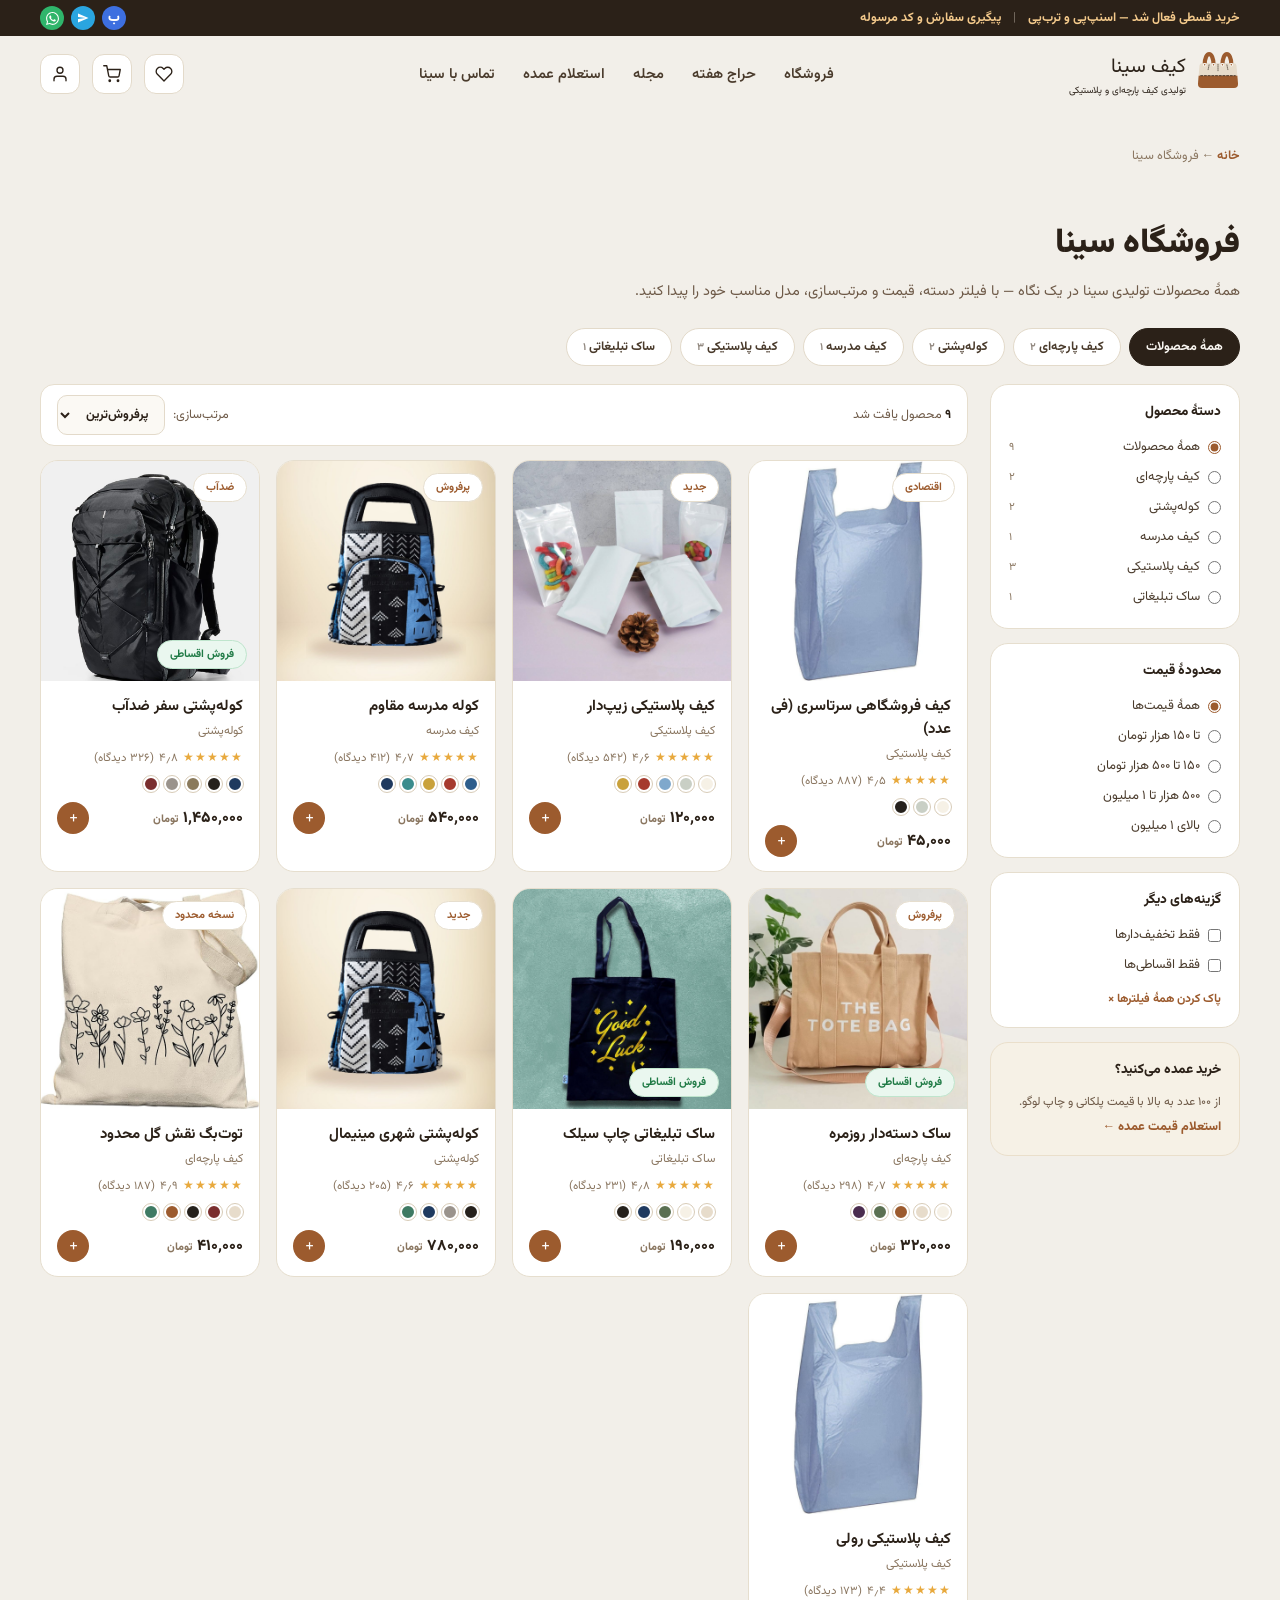
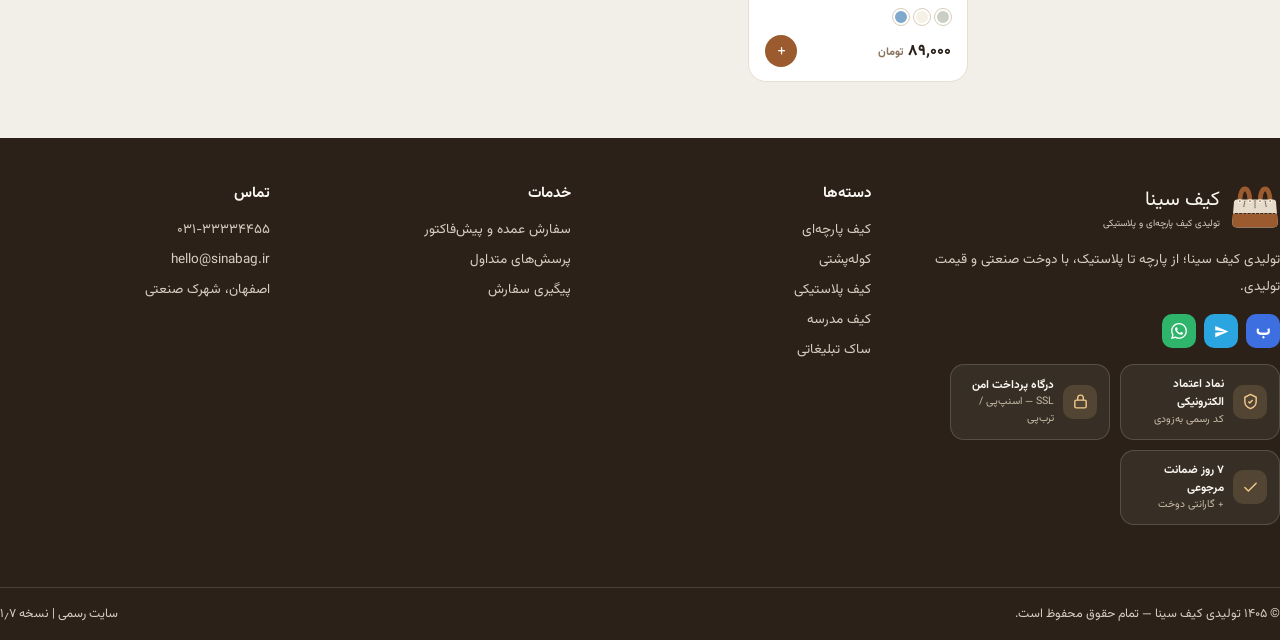
<file: category.html>
<!DOCTYPE html>
<html lang="fa" dir="rtl">
<head>
<meta charset="utf-8">
<meta name="viewport" content="width=device-width, initial-scale=1">
<title>فروشگاه — همهٔ محصولات | تولیدی کیف سینا</title>
<meta name="description" content="خرید کیف پارچه‌ای، کوله‌پشتی، کیف پلاستیکی و ساک تبلیغاتی با قیمت تولیدی؛ فیلتر دسته و قیمت، مرتب‌سازی و ارسال سراسری.">
<meta name="theme-color" content="#FAF7F2">
<link rel="icon" type="image/png" sizes="32x32" href="img/favicon-32.png">
<link rel="icon" type="image/png" sizes="64x64" href="img/favicon-64.png">
<link rel="icon" type="image/png" sizes="192x192" href="img/favicon-192.png">
<link rel="apple-touch-icon" href="img/favicon-192.png">
<link rel="stylesheet" href="style.css">
<script src="products.js"></script>
<script src="app.js"></script>
</head>
<body>
<div class="topbar"><div class="wrap">
  <div class="tb-r"><a href="index.html#faq">خرید قسطی فعال شد — اسنپ‌پی و ترب‌پی</a><span style="opacity:.4">|</span><a href="index.html" title="پیگیری سفارش در صفحهٔ اصلی">پیگیری سفارش و کد مرسوله</a></div>
  <div class="tb-soc" aria-label="پیام‌رسان‌ها">
    <a class="soc-bl" href="#" data-toast="کانال بلهٔ تولیدی سینا: bale.ai/sinabag" title="بله" aria-label="بله">ب</a>
    <a class="soc-tg" href="#" data-toast="کانال تلگرام: t.me/sinabag" title="تلگرام" aria-label="تلگرام"><svg viewBox="0 0 24 24" width="12" height="12" fill="currentColor"><path d="M2.01 21L23 12 2.01 3 2 10l15 2-15 2z"/></svg></a>
    <a class="soc-wa" href="#" data-toast="واتس‌اپ سفارش: ۰۹۱۳-۰۰۰-۰۰۰۰" title="واتس‌اپ" aria-label="واتس‌اپ"><svg viewBox="0 0 24 24" width="13" height="13" fill="currentColor"><path d="M17.472 14.382c-.297-.149-1.758-.867-2.03-.967-.273-.099-.471-.148-.67.15-.197.297-.767.966-.94 1.164-.173.199-.347.223-.644.075-.297-.15-1.255-.463-2.39-1.475-.883-.788-1.48-1.761-1.653-2.059-.173-.297-.018-.458.13-.606.134-.133.298-.347.446-.52.149-.174.198-.298.298-.497.099-.198.05-.371-.025-.52-.075-.149-.669-1.612-.916-2.207-.242-.579-.487-.5-.669-.51l-.57-.01c-.198 0-.52.074-.792.372-.272.297-1.04 1.016-1.04 2.479 0 1.462 1.065 2.875 1.213 3.074.149.198 2.096 3.2 5.077 4.487.709.306 1.262.489 1.694.625.712.227 1.36.195 1.871.118.571-.085 1.758-.719 2.006-1.413.248-.694.248-1.289.173-1.413-.074-.124-.272-.198-.57-.347M12.05 21.785h-.004a9.87 9.87 0 01-5.031-1.378l-.361-.214-3.741.982.998-3.648-.235-.374a9.86 9.86 0 01-1.51-5.26c.001-5.45 4.436-9.884 9.888-9.884 2.64 0 5.122 1.03 6.988 2.898a9.825 9.825 0 012.893 6.994c-.003 5.45-4.437 9.884-9.885 9.884m8.413-18.297A11.815 11.815 0 0012.05 0C5.495 0 .16 5.335.157 11.892c0 2.096.547 4.142 1.588 5.945L.057 24l6.305-1.654a11.882 11.882 0 005.683 1.448h.005c6.554 0 11.89-5.335 11.893-11.893a11.821 11.821 0 00-3.48-8.413"/></svg></a>
  </div>
</div></div><header class="hd"><div class="wrap"><div class="lk" style="display:flex;align-items:center;gap:10px"><a href="index.html" aria-label="صفحهٔ اصلی تولیدی کیف سینا"><svg viewBox="0 0 240 240" width="44" height="44" aria-label="لوگوی تولیدی کیف سینا">
<title>لوگوی تولیدی کیف سینا</title>
<g transform="translate(-41.56 -37.52) scale(1.34634)">
<path d="M 66 96 C 66 38, 102 38, 102 96" fill="none" stroke="#9C5B2E" stroke-width="17" stroke-linecap="round"/>
<path d="M 138 96 C 138 38, 174 38, 174 96" fill="none" stroke="#9C5B2E" stroke-width="17" stroke-linecap="round"/>
<path d="M 56 90 L 184 90 Q 194 90 195 100 L 201 172 Q 202 190 182 190 L 58 190 Q 38 190 39 172 L 45 100 Q 46 90 56 90 Z" fill="#E7DCCB"/>
<defs><clipPath id="b27p"><path d="M 56 90 L 184 90 Q 194 90 195 100 L 201 172 Q 202 190 182 190 L 58 190 Q 38 190 39 172 L 45 100 Q 46 90 56 90 Z"/></clipPath></defs>
<g clip-path="url(#b27p)"><rect x="36" y="140" width="170" height="54" fill="#9C5B2E"/></g>
<line x1="50.00" y1="140.00" x2="190.00" y2="140.00" stroke="#2B2118" stroke-opacity="0.9" stroke-width="3.6" stroke-dasharray="8 7" stroke-linecap="round"/>
<circle cx="66" cy="96" r="7" fill="#FAF7F2"/><circle cx="66" cy="96" r="3" fill="#9C5B2E"/>
<circle cx="102" cy="96" r="7" fill="#FAF7F2"/><circle cx="102" cy="96" r="3" fill="#9C5B2E"/>
<circle cx="138" cy="96" r="7" fill="#FAF7F2"/><circle cx="138" cy="96" r="3" fill="#9C5B2E"/>
<circle cx="174" cy="96" r="7" fill="#FAF7F2"/><circle cx="174" cy="96" r="3" fill="#9C5B2E"/>
<line x1="84.00" y1="96.00" x2="80.00" y2="116.00" stroke="#2B2118" stroke-opacity="0.8" stroke-width="3" stroke-dasharray="4 4" stroke-linecap="round"/>
<line x1="120.00" y1="94.00" x2="120.00" y2="120.00" stroke="#2B2118" stroke-opacity="0.8" stroke-width="3" stroke-dasharray="4 4" stroke-linecap="round"/>
<line x1="156.00" y1="96.00" x2="160.00" y2="116.00" stroke="#2B2118" stroke-opacity="0.8" stroke-width="3" stroke-dasharray="4 4" stroke-linecap="round"/>
</g>
</svg></a><div class="lk-txt"><a href="index.html" style="display:block"><span class="lk-name" style="font-size:20px;display:block">کیف سینا</span></a><span class="lk-sub" style="font-size:9.5px;display:block">تولیدی کیف پارچه‌ای و پلاستیکی</span></div></div>
      <ul class="nav"><li><a href="category.html">فروشگاه</a></li><li><a href="index.html#deals">حراج هفته</a></li><li><a href="index.html#blog">مجله</a></li><li><a href="wholesale.html">استعلام عمده</a></li><li><a href="index.html#contact">تماس با سینا</a></li></ul>
      <div class="ic"><a class="b" href="index.html#hot" title="علاقه‌مندی‌ها" aria-label="علاقه‌مندی‌ها"><svg viewBox="0 0 24 24" width="18" height="18" fill="none" stroke="currentColor" stroke-width="1.8" stroke-linecap="round" stroke-linejoin="round" aria-hidden="true"><path d="M20.84 4.61a5.5 5.5 0 0 0-7.78 0L12 5.67l-1.06-1.06a5.5 5.5 0 0 0-7.78 7.78l1.06 1.06L12 21.23l7.78-7.78 1.06-1.06a5.5 5.5 0 0 0 0-7.78z"/></svg></a><a class="b" href="cart.html" title="سبد خرید" aria-label="سبد خرید"><svg viewBox="0 0 24 24" width="18" height="18" fill="none" stroke="currentColor" stroke-width="1.8" stroke-linecap="round" stroke-linejoin="round" aria-hidden="true"><circle cx="9" cy="21" r="1"/><circle cx="20" cy="21" r="1"/><path d="M1 1h4l2.68 13.39a2 2 0 0 0 2 1.61h9.72a2 2 0 0 0 2-1.61L23 6H6"/></svg><span class="wlbadge" id="cartBadge"></span></a><a class="b" href="login.html" title="ورود و ثبت‌نام" aria-label="ورود و ثبت‌نام"><svg viewBox="0 0 24 24" width="18" height="18" fill="none" stroke="currentColor" stroke-width="1.8" stroke-linecap="round" stroke-linejoin="round" aria-hidden="true"><path d="M20 21v-2a4 4 0 0 0-4-4H8a4 4 0 0 0-4 4v2"/><circle cx="12" cy="7" r="4"/></svg></a></div><button class="mburger" id="burger" aria-label="منو" aria-controls="mnav"><svg viewBox="0 0 24 24" width="20" height="20" fill="none" stroke="currentColor" stroke-width="2" stroke-linecap="round" aria-hidden="true"><path d="M4 7h16"/><path d="M4 12h16"/><path d="M4 17h16"/></svg></button>
    </div>
    <nav class="mnav" id="mnav"><a href="category.html">فروشگاه</a><a href="category.html?cat=کیف پارچه‌ای" style="padding-right:18px;font-size:13px;font-weight:600">— کیف پارچه‌ای</a><a href="category.html?cat=کوله‌پشتی" style="padding-right:18px;font-size:13px;font-weight:600">— کوله‌پشتی</a><a href="category.html?cat=کیف پلاستیکی" style="padding-right:18px;font-size:13px;font-weight:600">— کیف پلاستیکی</a><a href="category.html?cat=ساک تبلیغاتی" style="padding-right:18px;font-size:13px;font-weight:600">— ساک تبلیغاتی</a><a href="index.html#deals">حراج هفته</a><a href="index.html#blog">مجلهٔ سینا</a><a href="wholesale.html">استعلام قیمت عمده</a><a href="cart.html">سبد خرید</a><a href="login.html">ورود و ثبت‌نام</a><a href="index.html#faq">پرسش‌های متداول</a><a href="index.html#contact">تماس با سینا</a></nav>
  </header>
<section class="wrap" style="padding-top:34px">
      <div class="bc"><a href="index.html">خانه</a> <span aria-hidden="true">←</span> فروشگاه سینا</div>
      <div class="whd"><h1 id="catTitle">فروشگاه سینا</h1><p>همهٔ محصولات تولیدی سینا در یک نگاه — با فیلتر دسته، قیمت و مرتب‌سازی، مدل مناسب خود را پیدا کنید.</p></div>
      <div class="chiprow" id="chips" style="margin-top:18px"></div>
      <div class="shoplay">
        <aside>
          <div class="fbox"><h4>دستهٔ محصول</h4><div id="catFilters"></div></div>
          <div class="fbox"><h4>محدودهٔ قیمت</h4><div id="priceFilters"></div></div>
          <div class="fbox"><h4>گزینه‌های دیگر</h4>
            <label class="row"><input type="checkbox" id="fDisc"> فقط تخفیف‌دارها</label>
            <label class="row"><input type="checkbox" id="fInst"> فقط اقساطی‌ها</label>
            <a href="category.html" id="fReset" style="display:inline-block;margin-top:10px;font-size:12px;font-weight:700;color:#9C5B2E">پاک کردن همهٔ فیلترها ×</a>
          </div>
          <div class="fbox" style="background:#F6F1E6;border-color:#EADFCB"><h4>خرید عمده می‌کنید؟</h4><p style="font-size:12px;color:#6E5A48;line-height:2">از ۱۰۰ عدد به بالا با قیمت پلکانی و چاپ لوگو.</p><a href="wholesale.html" style="font-size:12.5px;font-weight:800;color:#9C5B2E">استعلام قیمت عمده ←</a></div>
        </aside>
        <div>
          <div class="toolrow"><span id="resCount">—</span><label style="display:flex;gap:8px;align-items:center">مرتب‌سازی:<select id="sortSel" aria-label="مرتب‌سازی"><option value="pop">پرفروش‌ترین</option><option value="rate">محبوب‌ترین</option><option value="cheap">ارزان‌ترین</option><option value="exp">گران‌ترین</option></select></label></div>
          <div class="grid" id="grid"></div>
          <div class="nores" id="nores">محصولی با این فیلترها پیدا نشد — <a href="category.html">پاک کردن فیلترها</a></div>
        </div>
      </div>
    </section>
    <script>
    (function(){
      var PRICE=[['all','همهٔ قیمت‌ها'],['p1','تا ۱۵۰ هزار تومان'],['p2','۱۵۰ تا ۵۰۰ هزار تومان'],['p3','۵۰۰ هزار تا ۱ میلیون'],['p4','بالای ۱ میلیون']];
      function inPrice(p,k){
        if(k==='p1')return p.price<=150000;
        if(k==='p2')return p.price>150000&&p.price<=500000;
        if(k==='p3')return p.price>500000&&p.price<=1000000;
        if(k==='p4')return p.price>1000000;
        return true;
      }
      function num(r){return parseFloat(SB.toEn(String(r).replace('٫','.')))||0;}
      function pcard(p){
        var sw=(p.colors||[]).map(function(c){return '<i style="background:'+ (SB_COLORS[c]||'#CCC') +'" title="'+c+'"></i>';}).join('');
        return '<div class="pcard"><div class="pimg"><a href="product.html?id='+p.id+'" aria-label="'+p.name+'"><img loading="lazy" src="'+p.img+'" alt="'+p.name+'"></a>'
          +(p.tag?'<span class="ptag">'+p.tag+'</span>':'')
          +(p.inst?'<span class="ptag inst">فروش اقساطی</span>':'')
          +'</div><div class="pinfo"><div class="pname"><a href="product.html?id='+p.id+'">'+p.name+'</a></div>'
          +'<div class="pmeta"><span class="pcat">'+p.cat+'</span></div>'
          +'<div class="prate"><span class="st">★★★★★</span><span>'+p.rating+'</span><span>('+SB.fa(p.reviews)+' دیدگاه)</span></div>'
          +(sw?'<div class="psw" aria-label="رنگ‌های موجود">'+sw+'</div>':'')
          +'<div class="pfoot"><div class="pprice">'+SB.money(p.price)+' <small>تومان</small></div><button class="padd" type="button" data-add="'+p.id+'" title="افزودن به سبد" aria-label="افزودن به سبد">+</button></div></div></div>';
      }
      var st={cat:'همه',price:'all',disc:false,inst:false,sort:'pop'};
      var qs=new URLSearchParams(location.search).get('cat');
      if(qs&&SB_CATS[qs])st.cat=qs;
      function renderChips(){
        var h='<a class="chip'+(st.cat==='همه'?' on':'')+'" href="#" data-cat="همه">همهٔ محصولات</a>';
        Object.keys(SB_CATS).forEach(function(c){h+='<a class="chip'+(st.cat===c?' on':'')+'" href="#" data-cat="'+c+'">'+c+' <span style="opacity:.6;font-size:10.5px">'+SB.fa(SB_CATS[c])+'</span></a>';});
        var el=document.getElementById('chips');el.innerHTML=h;
        el.querySelectorAll('[data-cat]').forEach(function(a){a.addEventListener('click',function(e){e.preventDefault();st.cat=a.getAttribute('data-cat');sync();run();});});
      }
      function renderFilters(){
        var h='<label class="row"><input type="radio" name="fc" value="همه"'+(st.cat==='همه'?' checked':'')+'> همهٔ محصولات <span class="cnt">'+SB.fa(window.SB_PRODUCTS.length)+'</span></label>';
        Object.keys(SB_CATS).forEach(function(c){h+='<label class="row"><input type="radio" name="fc" value="'+c+'"'+(st.cat===c?' checked':'')+'> '+c+' <span class="cnt">'+SB.fa(SB_CATS[c])+'</span></label>';});
        document.getElementById('catFilters').innerHTML=h;
        document.querySelectorAll('input[name="fc"]').forEach(function(r){r.addEventListener('change',function(){st.cat=r.value;sync();run();});});
        var ph='';PRICE.forEach(function(p){ph+='<label class="row"><input type="radio" name="fp" value="'+p[0]+'"'+(st.price===p[0]?' checked':'')+'> '+p[1]+'</label>';});
        document.getElementById('priceFilters').innerHTML=ph;
        document.querySelectorAll('input[name="fp"]').forEach(function(r){r.addEventListener('change',function(){st.price=r.value;run();});});
      }
      function sync(){
        renderChips();renderFilters();
        document.getElementById('catTitle').textContent=st.cat==='همه'?'فروشگاه سینا':'دستهٔ '+st.cat;
        var u=location.pathname+(st.cat!=='همه'?'?cat='+encodeURIComponent(st.cat):'');
        try{history.replaceState(null,'',u);}catch(e){}
      }
      function run(){
        var list=window.SB_PRODUCTS.filter(function(p){
          if(st.cat!=='همه'&&p.cat!==st.cat)return false;
          if(!inPrice(p,st.price))return false;
          if(st.disc&&!(p.old&&p.old>p.price))return false;
          if(st.inst&&!p.inst)return false;
          return true;
        });
        list.sort(function(a,b){
          if(st.sort==='cheap')return a.price-b.price;
          if(st.sort==='exp')return b.price-a.price;
          if(st.sort==='rate')return num(b.rating)-num(a.rating);
          return b.reviews-a.reviews;
        });
        document.getElementById('grid').innerHTML=list.map(pcard).join('');
        document.getElementById('nores').style.display=list.length?'none':'block';
        document.getElementById('resCount').innerHTML=list.length?'<b style="color:#2B2118">'+SB.fa(list.length)+'</b> محصول یافت شد':'نتیجه‌ای یافت نشد';
        document.querySelectorAll('[data-add]').forEach(function(b){
          b.addEventListener('click',function(){
            var p=SB.byId(b.getAttribute('data-add'));
            SB.add(p.id,1,p.colors?p.colors[0]:'');
            SB.toast('«'+p.name+'» به سبد خرید اضافه شد ✓');
          });
        });
      }
      document.getElementById('sortSel').addEventListener('change',function(){st.sort=this.value;run();});
      document.getElementById('fDisc').addEventListener('change',function(){st.disc=this.checked;run();});
      document.getElementById('fInst').addEventListener('change',function(){st.inst=this.checked;run();});
      sync();run();
      /* re-render when the panel-edited catalog arrives from the DB */
      SB.onProducts(run);
    })();
    </script><footer class="ft"><div class="wrap">
      <div><a href="index.html" style="display:flex;align-items:center;gap:10px"><svg viewBox="0 0 240 240" width="50" height="50" aria-label="لوگوی تولیدی کیف سینا">
<title>لوگوی تولیدی کیف سینا</title>
<g transform="translate(-41.56 -37.52) scale(1.34634)">
<path d="M 66 96 C 66 38, 102 38, 102 96" fill="none" stroke="#9C5B2E" stroke-width="17" stroke-linecap="round"/>
<path d="M 138 96 C 138 38, 174 38, 174 96" fill="none" stroke="#9C5B2E" stroke-width="17" stroke-linecap="round"/>
<path d="M 56 90 L 184 90 Q 194 90 195 100 L 201 172 Q 202 190 182 190 L 58 190 Q 38 190 39 172 L 45 100 Q 46 90 56 90 Z" fill="#E7DCCB"/>
<defs><clipPath id="b27pf"><path d="M 56 90 L 184 90 Q 194 90 195 100 L 201 172 Q 202 190 182 190 L 58 190 Q 38 190 39 172 L 45 100 Q 46 90 56 90 Z"/></clipPath></defs>
<g clip-path="url(#b27pf)"><rect x="36" y="140" width="170" height="54" fill="#9C5B2E"/></g>
<line x1="50.00" y1="140.00" x2="190.00" y2="140.00" stroke="#2B2118" stroke-opacity="0.9" stroke-width="3.6" stroke-dasharray="8 7" stroke-linecap="round"/>
<circle cx="66" cy="96" r="7" fill="#FAF7F2"/><circle cx="66" cy="96" r="3" fill="#9C5B2E"/>
<circle cx="102" cy="96" r="7" fill="#FAF7F2"/><circle cx="102" cy="96" r="3" fill="#9C5B2E"/>
<circle cx="138" cy="96" r="7" fill="#FAF7F2"/><circle cx="138" cy="96" r="3" fill="#9C5B2E"/>
<circle cx="174" cy="96" r="7" fill="#FAF7F2"/><circle cx="174" cy="96" r="3" fill="#9C5B2E"/>
<line x1="84.00" y1="96.00" x2="80.00" y2="116.00" stroke="#2B2118" stroke-opacity="0.8" stroke-width="3" stroke-dasharray="4 4" stroke-linecap="round"/>
<line x1="120.00" y1="94.00" x2="120.00" y2="120.00" stroke="#2B2118" stroke-opacity="0.8" stroke-width="3" stroke-dasharray="4 4" stroke-linecap="round"/>
<line x1="156.00" y1="96.00" x2="160.00" y2="116.00" stroke="#2B2118" stroke-opacity="0.8" stroke-width="3" stroke-dasharray="4 4" stroke-linecap="round"/>
</g>
</svg><span class="lk-txt" style="color:#FAF7F2;display:block"><span class="lk-name" style="font-size:20px;display:block">کیف سینا</span><span class="lk-sub" style="font-size:9.5px;color:#D8CFC2;display:block">تولیدی کیف پارچه‌ای و پلاستیکی</span></span></a><p style="font-size:13.5px;margin-top:14px;line-height:2">تولیدی کیف سینا؛ از پارچه تا پلاستیک، با دوخت صنعتی و قیمت تولیدی.</p><div class="soc" aria-label="پیام‌رسان‌ها">
        <a class="soc-bl" href="#" data-toast="کانال بلهٔ تولیدی سینا: bale.ai/sinabag" aria-label="بله" title="بله">ب</a>
        <a class="soc-tg" href="#" data-toast="کانال تلگرام: t.me/sinabag" aria-label="تلگرام" title="تلگرام"><svg viewBox="0 0 24 24" width="15" height="15" fill="currentColor"><path d="M2.01 21L23 12 2.01 3 2 10l15 2-15 2z"/></svg></a>
        <a class="soc-wa" href="#" data-toast="واتس‌اپ سفارش: ۰۹۱۳-۰۰۰-۰۰۰۰" aria-label="واتس‌اپ" title="واتس‌اپ"><svg viewBox="0 0 24 24" width="16" height="16" fill="currentColor"><path d="M17.472 14.382c-.297-.149-1.758-.867-2.03-.967-.273-.099-.471-.148-.67.15-.197.297-.767.966-.94 1.164-.173.199-.347.223-.644.075-.297-.15-1.255-.463-2.39-1.475-.883-.788-1.48-1.761-1.653-2.059-.173-.297-.018-.458.13-.606.134-.133.298-.347.446-.52.149-.174.198-.298.298-.497.099-.198.05-.371-.025-.52-.075-.149-.669-1.612-.916-2.207-.242-.579-.487-.5-.669-.51l-.57-.01c-.198 0-.52.074-.792.372-.272.297-1.04 1.016-1.04 2.479 0 1.462 1.065 2.875 1.213 3.074.149.198 2.096 3.2 5.077 4.487.709.306 1.262.489 1.694.625.712.227 1.36.195 1.871.118.571-.085 1.758-.719 2.006-1.413.248-.694.248-1.289.173-1.413-.074-.124-.272-.198-.57-.347M12.05 21.785h-.004a9.87 9.87 0 01-5.031-1.378l-.361-.214-3.741.982.998-3.648-.235-.374a9.86 9.86 0 01-1.51-5.26c.001-5.45 4.436-9.884 9.888-9.884 2.64 0 5.122 1.03 6.988 2.898a9.825 9.825 0 012.893 6.994c-.003 5.45-4.437 9.884-9.885 9.884m8.413-18.297A11.815 11.815 0 0012.05 0C5.495 0 .16 5.335.157 11.892c0 2.096.547 4.142 1.588 5.945L.057 24l6.305-1.654a11.882 11.882 0 005.683 1.448h.005c6.554 0 11.89-5.335 11.893-11.893a11.821 11.821 0 00-3.48-8.413"/></svg></a>
      </div><div class="badges">
        <div class="badge"><span class="bi"><svg viewBox="0 0 24 24" width="17" height="17" fill="none" stroke="#F3C98B" stroke-width="2" stroke-linejoin="round"><path d="M12 2l8 4v6c0 5-3.5 8.5-8 10-4.5-1.5-8-5-8-10V6z"/><path d="M9 12l2 2 4-4"/></svg></span><span><b>نماد اعتماد الکترونیکی</b>کد رسمی به‌زودی</span></div>
        <div class="badge"><span class="bi"><svg viewBox="0 0 24 24" width="17" height="17" fill="none" stroke="#F3C98B" stroke-width="2" stroke-linecap="round"><rect x="4" y="10" width="16" height="11" rx="2"/><path d="M8 10V7a4 4 0 018 0v3"/></svg></span><span><b>درگاه پرداخت امن</b>SSL — اسنپ‌پی / ترب‌پی</span></div>
        <div class="badge"><span class="bi"><svg viewBox="0 0 24 24" width="17" height="17" fill="none" stroke="#F3C98B" stroke-width="2" stroke-linecap="round"><path d="M20 6L9 17l-5-5"/></svg></span><span><b>۷ روز ضمانت مرجوعی</b>+ گارانتی دوخت</span></div>
      </div></div>
      <div><h4>دسته‌ها</h4><ul><li><a href="category.html?cat=کیف پارچه‌ای">کیف پارچه‌ای</a></li><li><a href="category.html?cat=کوله‌پشتی">کوله‌پشتی</a></li><li><a href="category.html?cat=کیف پلاستیکی">کیف پلاستیکی</a></li><li><a href="category.html?cat=کیف مدرسه">کیف مدرسه</a></li><li><a href="category.html?cat=ساک تبلیغاتی">ساک تبلیغاتی</a></li></ul></div>
      <div><h4>خدمات</h4><ul><li><a href="wholesale.html">سفارش عمده و پیش‌فاکتور</a></li><li><a href="index.html#faq">پرسش‌های متداول</a></li><li><a href="index.html">پیگیری سفارش</a></li></ul></div>
      <div><h4>تماس</h4><ul><li><a href="tel:+983133334455">۰۳۱-۳۳۳۳۴۴۵۵</a></li><li><a href="mailto:hello@sinabag.ir">hello@sinabag.ir</a></li><li>اصفهان، شهرک صنعتی</li></ul></div>
      <div class="base" style="grid-column:1/-1"><span>© ۱۴۰۵ تولیدی کیف سینا — تمام حقوق محفوظ است.</span><span>سایت رسمی | نسخه ۱٫۷</span></div>
    </div></footer>
    <div class="toast" id="toast" role="status" aria-live="polite"></div>
<script>
(function(){
  var burger=document.getElementById("burger"),mnav=document.getElementById("mnav");
  burger.addEventListener("click",function(e){e.stopPropagation();mnav.classList.toggle("open");});
  document.addEventListener("click",function(e){if(!mnav.contains(e.target)&&e.target!==burger)mnav.classList.remove("open");});
  mnav.querySelectorAll("a").forEach(function(a){a.addEventListener("click",function(){mnav.classList.remove("open");});});
})();
</script>
</body>
</html>
</file>
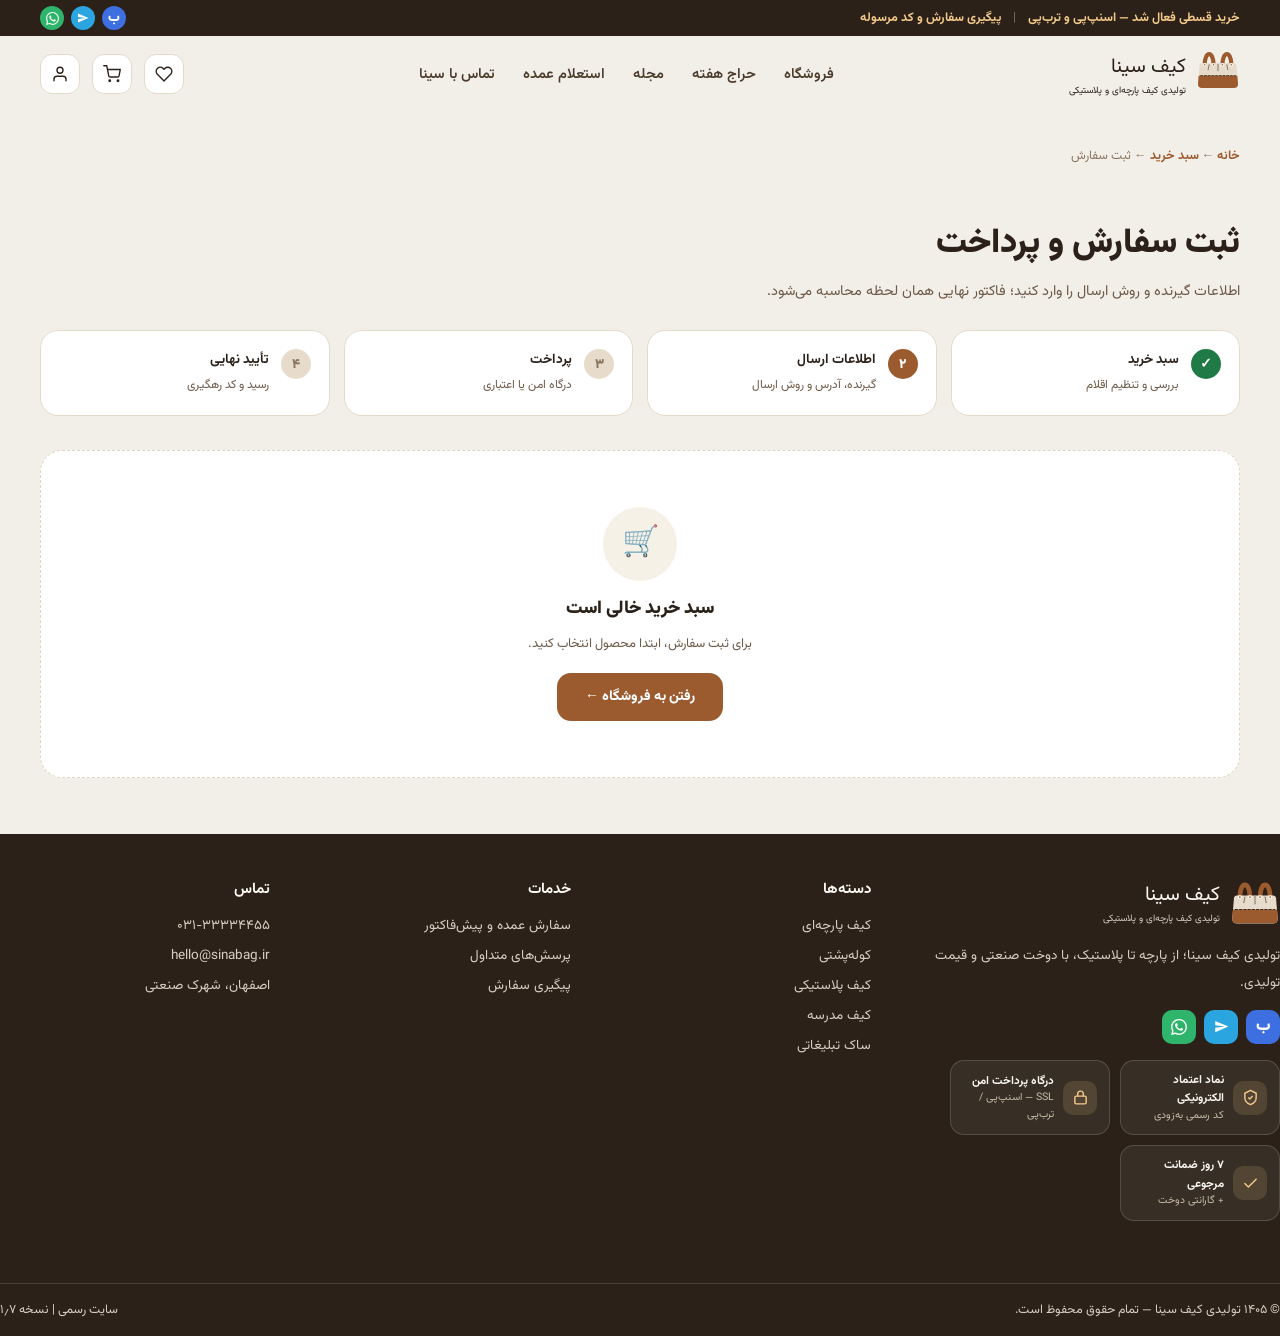
<file: checkout.html>
<!DOCTYPE html>
<html lang="fa" dir="rtl">
<head>
<meta charset="utf-8">
<meta name="viewport" content="width=device-width, initial-scale=1">
<title>ثبت سفارش و پرداخت | تولیدی کیف سینا</title>
<meta name="description" content="ثبت آدرس و مشخصات گیرنده، انتخاب روش ارسال و پرداخت و مشاهدهٔ فاکتور نهایی — تولیدی کیف سینا.">
<meta name="theme-color" content="#FAF7F2">
<link rel="icon" type="image/png" sizes="32x32" href="img/favicon-32.png">
<link rel="icon" type="image/png" sizes="64x64" href="img/favicon-64.png">
<link rel="icon" type="image/png" sizes="192x192" href="img/favicon-192.png">
<link rel="apple-touch-icon" href="img/favicon-192.png">
<link rel="stylesheet" href="style.css">
<script>window.SB_SUPA={url:"https://pcjmzutugtsqaqubcwmt.supabase.co",key:"sb_publishable_bW59Dhz3PsDB2Hv2wgZRRQ_KhuhRygm"};</script>
<script src="products.js"></script>
<script src="app.js"></script>
</head>
<body>
<div class="topbar"><div class="wrap">
  <div class="tb-r"><a href="index.html#faq">خرید قسطی فعال شد — اسنپ‌پی و ترب‌پی</a><span style="opacity:.4">|</span><a href="index.html" title="پیگیری سفارش در صفحهٔ اصلی">پیگیری سفارش و کد مرسوله</a></div>
  <div class="tb-soc" aria-label="پیام‌رسان‌ها">
    <a class="soc-bl" href="#" data-toast="کانال بلهٔ تولیدی سینا: bale.ai/sinabag" title="بله" aria-label="بله">ب</a>
    <a class="soc-tg" href="#" data-toast="کانال تلگرام: t.me/sinabag" title="تلگرام" aria-label="تلگرام"><svg viewBox="0 0 24 24" width="12" height="12" fill="currentColor"><path d="M2.01 21L23 12 2.01 3 2 10l15 2-15 2z"/></svg></a>
    <a class="soc-wa" href="#" data-toast="واتس‌اپ سفارش: ۰۹۱۳-۰۰۰-۰۰۰۰" title="واتس‌اپ" aria-label="واتس‌اپ"><svg viewBox="0 0 24 24" width="13" height="13" fill="currentColor"><path d="M17.472 14.382c-.297-.149-1.758-.867-2.03-.967-.273-.099-.471-.148-.67.15-.197.297-.767.966-.94 1.164-.173.199-.347.223-.644.075-.297-.15-1.255-.463-2.39-1.475-.883-.788-1.48-1.761-1.653-2.059-.173-.297-.018-.458.13-.606.134-.133.298-.347.446-.52.149-.174.198-.298.298-.497.099-.198.05-.371-.025-.52-.075-.149-.669-1.612-.916-2.207-.242-.579-.487-.5-.669-.51l-.57-.01c-.198 0-.52.074-.792.372-.272.297-1.04 1.016-1.04 2.479 0 1.462 1.065 2.875 1.213 3.074.149.198 2.096 3.2 5.077 4.487.709.306 1.262.489 1.694.625.712.227 1.36.195 1.871.118.571-.085 1.758-.719 2.006-1.413.248-.694.248-1.289.173-1.413-.074-.124-.272-.198-.57-.347M12.05 21.785h-.004a9.87 9.87 0 01-5.031-1.378l-.361-.214-3.741.982.998-3.648-.235-.374a9.86 9.86 0 01-1.51-5.26c.001-5.45 4.436-9.884 9.888-9.884 2.64 0 5.122 1.03 6.988 2.898a9.825 9.825 0 012.893 6.994c-.003 5.45-4.437 9.884-9.885 9.884m8.413-18.297A11.815 11.815 0 0012.05 0C5.495 0 .16 5.335.157 11.892c0 2.096.547 4.142 1.588 5.945L.057 24l6.305-1.654a11.882 11.882 0 005.683 1.448h.005c6.554 0 11.89-5.335 11.893-11.893a11.821 11.821 0 00-3.48-8.413"/></svg></a>
  </div>
</div></div><header class="hd"><div class="wrap"><div class="lk" style="display:flex;align-items:center;gap:10px"><a href="index.html" aria-label="صفحهٔ اصلی تولیدی کیف سینا"><svg viewBox="0 0 240 240" width="44" height="44" aria-label="لوگوی تولیدی کیف سینا">
<title>لوگوی تولیدی کیف سینا</title>
<g transform="translate(-41.56 -37.52) scale(1.34634)">
<path d="M 66 96 C 66 38, 102 38, 102 96" fill="none" stroke="#9C5B2E" stroke-width="17" stroke-linecap="round"/>
<path d="M 138 96 C 138 38, 174 38, 174 96" fill="none" stroke="#9C5B2E" stroke-width="17" stroke-linecap="round"/>
<path d="M 56 90 L 184 90 Q 194 90 195 100 L 201 172 Q 202 190 182 190 L 58 190 Q 38 190 39 172 L 45 100 Q 46 90 56 90 Z" fill="#E7DCCB"/>
<defs><clipPath id="b27p"><path d="M 56 90 L 184 90 Q 194 90 195 100 L 201 172 Q 202 190 182 190 L 58 190 Q 38 190 39 172 L 45 100 Q 46 90 56 90 Z"/></clipPath></defs>
<g clip-path="url(#b27p)"><rect x="36" y="140" width="170" height="54" fill="#9C5B2E"/></g>
<line x1="50.00" y1="140.00" x2="190.00" y2="140.00" stroke="#2B2118" stroke-opacity="0.9" stroke-width="3.6" stroke-dasharray="8 7" stroke-linecap="round"/>
<circle cx="66" cy="96" r="7" fill="#FAF7F2"/><circle cx="66" cy="96" r="3" fill="#9C5B2E"/>
<circle cx="102" cy="96" r="7" fill="#FAF7F2"/><circle cx="102" cy="96" r="3" fill="#9C5B2E"/>
<circle cx="138" cy="96" r="7" fill="#FAF7F2"/><circle cx="138" cy="96" r="3" fill="#9C5B2E"/>
<circle cx="174" cy="96" r="7" fill="#FAF7F2"/><circle cx="174" cy="96" r="3" fill="#9C5B2E"/>
<line x1="84.00" y1="96.00" x2="80.00" y2="116.00" stroke="#2B2118" stroke-opacity="0.8" stroke-width="3" stroke-dasharray="4 4" stroke-linecap="round"/>
<line x1="120.00" y1="94.00" x2="120.00" y2="120.00" stroke="#2B2118" stroke-opacity="0.8" stroke-width="3" stroke-dasharray="4 4" stroke-linecap="round"/>
<line x1="156.00" y1="96.00" x2="160.00" y2="116.00" stroke="#2B2118" stroke-opacity="0.8" stroke-width="3" stroke-dasharray="4 4" stroke-linecap="round"/>
</g>
</svg></a><div class="lk-txt"><a href="index.html" style="display:block"><span class="lk-name" style="font-size:20px;display:block">کیف سینا</span></a><span class="lk-sub" style="font-size:9.5px;display:block">تولیدی کیف پارچه‌ای و پلاستیکی</span></div></div>
      <ul class="nav"><li><a href="category.html">فروشگاه</a></li><li><a href="index.html#deals">حراج هفته</a></li><li><a href="index.html#blog">مجله</a></li><li><a href="wholesale.html">استعلام عمده</a></li><li><a href="index.html#contact">تماس با سینا</a></li></ul>
      <div class="ic"><a class="b" href="index.html#hot" title="علاقه‌مندی‌ها" aria-label="علاقه‌مندی‌ها"><svg viewBox="0 0 24 24" width="18" height="18" fill="none" stroke="currentColor" stroke-width="1.8" stroke-linecap="round" stroke-linejoin="round" aria-hidden="true"><path d="M20.84 4.61a5.5 5.5 0 0 0-7.78 0L12 5.67l-1.06-1.06a5.5 5.5 0 0 0-7.78 7.78l1.06 1.06L12 21.23l7.78-7.78 1.06-1.06a5.5 5.5 0 0 0 0-7.78z"/></svg></a><a class="b" href="cart.html" title="سبد خرید" aria-label="سبد خرید"><svg viewBox="0 0 24 24" width="18" height="18" fill="none" stroke="currentColor" stroke-width="1.8" stroke-linecap="round" stroke-linejoin="round" aria-hidden="true"><circle cx="9" cy="21" r="1"/><circle cx="20" cy="21" r="1"/><path d="M1 1h4l2.68 13.39a2 2 0 0 0 2 1.61h9.72a2 2 0 0 0 2-1.61L23 6H6"/></svg><span class="wlbadge" id="cartBadge"></span></a><a class="b" href="login.html" title="ورود و ثبت‌نام" aria-label="ورود و ثبت‌نام"><svg viewBox="0 0 24 24" width="18" height="18" fill="none" stroke="currentColor" stroke-width="1.8" stroke-linecap="round" stroke-linejoin="round" aria-hidden="true"><path d="M20 21v-2a4 4 0 0 0-4-4H8a4 4 0 0 0-4 4v2"/><circle cx="12" cy="7" r="4"/></svg></a></div><button class="mburger" id="burger" aria-label="منو" aria-controls="mnav"><svg viewBox="0 0 24 24" width="20" height="20" fill="none" stroke="currentColor" stroke-width="2" stroke-linecap="round" aria-hidden="true"><path d="M4 7h16"/><path d="M4 12h16"/><path d="M4 17h16"/></svg></button>
    </div>
    <nav class="mnav" id="mnav"><a href="category.html">فروشگاه</a><a href="category.html?cat=کیف پارچه‌ای" style="padding-right:18px;font-size:13px;font-weight:600">— کیف پارچه‌ای</a><a href="category.html?cat=کوله‌پشتی" style="padding-right:18px;font-size:13px;font-weight:600">— کوله‌پشتی</a><a href="category.html?cat=کیف پلاستیکی" style="padding-right:18px;font-size:13px;font-weight:600">— کیف پلاستیکی</a><a href="category.html?cat=ساک تبلیغاتی" style="padding-right:18px;font-size:13px;font-weight:600">— ساک تبلیغاتی</a><a href="index.html#deals">حراج هفته</a><a href="index.html#blog">مجلهٔ سینا</a><a href="wholesale.html">استعلام قیمت عمده</a><a href="cart.html">سبد خرید</a><a href="login.html">ورود و ثبت‌نام</a><a href="index.html#faq">پرسش‌های متداول</a><a href="index.html#contact">تماس با سینا</a></nav>
  </header>
<section class="wrap" style="padding-top:34px">
      <div class="bc"><a href="index.html">خانه</a> <span aria-hidden="true">←</span> <a href="cart.html">سبد خرید</a> <span aria-hidden="true">←</span> ثبت سفارش</div>
      <div class="whd"><h1>ثبت سفارش و پرداخت</h1><p>اطلاعات گیرنده و روش ارسال را وارد کنید؛ فاکتور نهایی همان لحظه محاسبه می‌شود.</p></div>
      <div class="steps steps4" style="margin-top:20px">
        <div class="step"><b class="n" style="background:#1F7A45">✓</b><div><b>سبد خرید</b><span>بررسی و تنظیم اقلام</span></div></div>
        <div class="step"><b class="n">۲</b><div><b>اطلاعات ارسال</b><span>گیرنده، آدرس و روش ارسال</span></div></div>
        <div class="step"><b class="n" style="background:#E7DCCB;color:#8A7660">۳</b><div><b>پرداخت</b><span>درگاه امن یا اعتباری</span></div></div>
        <div class="step"><b class="n" style="background:#E7DCCB;color:#8A7660">۴</b><div><b>تأیید نهایی</b><span>رسید و کد رهگیری</span></div></div>
      </div>
      <div id="coBox"></div>
    </section>
    <div class="gw" id="gw" role="alertdialog" aria-label="در حال ثبت سفارش"><div class="gwbox"><div class="spin"></div>در حال ثبت سفارش در سامانهٔ فروشگاه…<div style="font-size:11px;color:#8A7660;font-weight:600;margin-top:8px">ثبت فاکتور و ارسال پیامک تأیید — چند لحظه صبر کنید</div></div></div>
    <script>
    (function(){
      var SHIP=[['پیک اصفهان',60000,'تحویل همان‌روز تا فردا (فقط اصفهان)'],['پست پیشتاز',85000,'۲ تا ۴ روز کاری — به سراسر کشور'],['تیپاکس',110000,'۱ تا ۳ روز کاری — به سراسر کشور']];
      var PAY=[['درگاه اینترنتی','پرداخت امن با کارت بانکی — SSL','gateway'],['کارت‌به‌کارت','اطلاعات کارت پس از ثبت سفارش پیامک می‌شود','cba'],['پرداخت اعتباری','اسنپ‌پی / ترب‌پی — تقسیم به ۴ قسط ماهانه','credit']];
      var box=document.getElementById('coBox');
      if(!SB.cart.length){
        box.innerHTML='<div class="empty" style="margin-top:6px"><div class="ei">🛒</div><h3>سبد خرید خالی است</h3><p>برای ثبت سفارش، ابتدا محصول انتخاب کنید.</p><a class="btnmain" href="category.html">رفتن به فروشگاه ←</a></div>';
        return;
      }
      var st={ship:1,pay:0};
      var u=SB.user();
      function itemsRows(){
        var h='';
        SB.cart.forEach(function(it){var p=SB.byId(it.id);if(!p)return;
          h+='<div class="srow" style="align-items:flex-start"><span style="line-height:1.9">'+p.name+(it.color?' <span style="color:#9C5B2E;font-weight:700">— '+it.color+'</span>':'')+' <span style="color:#8A7660">×'+SB.fa(it.qty)+'</span></span><b style="white-space:nowrap">'+SB.money(p.price*it.qty)+'</b></div>';});
        return h;
      }
      function invoice(){
        var sub=SB.subtotal(),disc=SB.discount(sub),base=sub-disc;
        var sc=base>=3000000?0:SHIP[st.ship][1];
        var total=base+sc;
        return '<aside class="sbox"><h3>فاکتور نهایی</h3><div style="max-height:220px;overflow:auto">'+itemsRows()+'</div>'
          +'<div class="srow" style="margin-top:12px;border-top:1px dashed #E0D5C0;padding-top:12px"><span>جمع کالاها</span><b>'+SB.money(sub)+' تومان</b></div>'
          +(disc?'<div class="srow disc"><span>تخفیف (کد '+SB.promo()+')</span><b>−'+SB.money(disc)+' تومان</b></div>':'')
          +'<div class="srow"><span>هزینهٔ ارسال — '+SHIP[st.ship][0]+'</span><b>'+(sc?'<s style="color:#B7A88F;font-weight:600;font-size:11px;margin-left:6px">'+SB.money(sc)+'</s>':'')+ (sc?SB.money(sc)+' تومان':'<span style="color:#1F7A45">رایگان ✓</span>')+'</b></div>'
          +(sc?'':'<div class="srow disc" style="font-size:11.5px"><span>ارسال بالای ۳٬۰۰۰٬۰۰۰ تومان</span><b>رایگان</b></div>')
          +'<div class="stotal"><span>مبلغ قابل پرداخت</span><span>'+SB.money(total)+' <small>تومان</small></span></div>'
          +'<div class="pnote">• مالیات بر ارزش افزوده در فاکتور رسمی محاسبه می‌شود.<br>• سفارش شما در سامانهٔ فروشگاه ثبت می‌شود؛ برای هماهنگی پرداخت با شما تماس گرفته می‌شود.</div></aside>';
      }
      function shipCards(){
        var h='';
        SHIP.forEach(function(s,i){h+='<label class="paycard'+(st.ship===i?' on':'')+'"><input type="radio" name="ship" value="'+i+'"'+(st.ship===i?' checked':'')+'><div><b>'+s[0]+' <span class="shipcost">'+(base0()>=3000000?'رایگان':SB.money(s[1])+' تومان')+'</span></b><span>'+s[2]+'</span></div></label>';});
        return h;
      }
      function base0(){var s=SB.subtotal();return s-SB.discount(s);}
      function render(){
        box.innerHTML='<div class="cartlay"><div>'
          +'<div class="fbox"><h4>مشخصات گیرنده</h4>'
          +'<div class="ferr" id="coErr"></div>'
          +'<div class="frow"><div class="fld"><label for="cName">نام و نام خانوادگی *</label><input id="cName" value="'+(u?u.name:'')+'" placeholder="مثلاً رضا حسینی"></div><div class="fld"><label for="cPhone">شمارهٔ موبایل *</label><input id="cPhone" inputmode="numeric" value="'+(u?u.phone:'')+'" placeholder="۰۹۱۲ ××× ××××"></div></div>'
          +'<div class="frow"><div class="fld"><label for="cPrv">استان *</label><select id="cPrv"><option>اصفهان</option><option>تهران</option><option>فارس</option><option>خراسان رضوی</option><option>آذربایجان شرقی</option><option>البرز</option><option>خوزستان</option><option>قم</option><option>یزد</option><option>کرمان</option><option>گیلان</option><option>مازندران</option><option>سایر استان‌ها</option></select></div><div class="fld"><label for="cCity">شهر *</label><input id="cCity" placeholder="مثلاً اصفهان"></div></div>'
          +'<div class="fld" style="margin-bottom:12px"><label for="cAddr">آدرس کامل پستی *</label><textarea id="cAddr" rows="2" placeholder="خیابان، کوچه، پلاک، واحد…"></textarea></div>'
          +'<div class="frow"><div class="fld"><label for="cZip">کد پستی ۱۰ رقمی</label><input id="cZip" inputmode="numeric" placeholder="──────────"></div><div class="fld"><label for="cNote">یادداشت سفارش (اختیاری)</label><input id="cNote" placeholder="مثلاً بسته‌بندی کادویی"></div></div>'
          +'</div>'
          +'<div class="fbox"><h4>روش ارسال</h4><div class="paygrid" id="shipGrid">'+shipCards()+'</div></div>'
          +'<div class="fbox"><h4>روش پرداخت</h4><div class="paygrid" id="payGrid">'
          +PAY.map(function(p,i){return '<label class="paycard'+(st.pay===i?' on':'')+'"><input type="radio" name="pay" value="'+i+'"'+(st.pay===i?' checked':'')+'><div><b>'+p[0]+'</b><span>'+p[1]+'</span></div></label>';}).join('')
          +'</div></div>'
          +'<button class="btnmain btnfull" type="button" id="payBtn" style="padding:16px">پرداخت و ثبت نهایی سفارش ←</button>'
          +'</div>'+invoice()+'</div>';
        box.querySelectorAll('input[name="ship"]').forEach(function(r){r.addEventListener('change',function(){st.ship=+r.value;refresh();});});
        box.querySelectorAll('input[name="pay"]').forEach(function(r){r.addEventListener('change',function(){st.pay=+r.value;refresh();});});
        document.getElementById('payBtn').addEventListener('click',submit);
      }
      function refresh(){var inv=box.querySelector('.sbox');var tmp=document.createElement('div');tmp.innerHTML=invoice();inv.replaceWith(tmp.firstChild);box.querySelector('#shipGrid').innerHTML=shipCards();wireCards();}
      function wireCards(){
        box.querySelectorAll('.paycard input').forEach(function(r){r.addEventListener('change',function(){
          if(r.name==='ship')st.ship=+r.value;else st.pay=+r.value;
          box.querySelectorAll('.paycard').forEach(function(c){c.classList.toggle('on',c.contains(box.querySelector('input[name="'+r.name+'"]:checked')));});
          if(r.name==='ship')refresh();
        });});
      }
      function err(m){var e=document.getElementById('coErr');e.textContent=m;e.style.display='block';e.scrollIntoView({behavior:'smooth',block:'center'});}
      function submit(){
        var nm=document.getElementById('cName').value.trim();
        var ph=SB.toEn(document.getElementById('cPhone').value).replace(/[^0-9]/g,'');
        var city=document.getElementById('cCity').value.trim();
        var addr=document.getElementById('cAddr').value.trim();
        var zip=SB.toEn(document.getElementById('cZip').value).replace(/[^0-9]/g,'');
        if(nm.length<3)return err('نام و نام خانوادگی گیرنده را کامل وارد کنید.');
        if(!/^09[0-9]{9}$/.test(ph))return err('شمارهٔ موبایل معتبر نیست — با ۰۹ شروع می‌شود و ۱۱ رقم است.');
        if(city.length<2)return err('نام شهر را وارد کنید.');
        if(addr.length<10)return err('آدرس کامل پستی را وارد کنید (خیابان، کوچه، پلاک…).');
        if(zip&&zip.length!==10)return err('کد پستی باید ۱۰ رقم باشد — یا خالی بگذارید.');
        var sub=SB.subtotal(),disc=SB.discount(sub),sc=base0()>=3000000?0:SHIP[st.ship][1];
        var o={code:'SB-'+Math.floor(10000+Math.random()*90000),date:SB.jdate(),
          name:nm,phone:ph,uphone:(u&&u.phone)?u.phone:'',prv:document.getElementById('cPrv').value,city:city,addr:addr,zip:zip,
          note:document.getElementById('cNote').value.trim(),
          ship:{name:SHIP[st.ship][0],cost:sc},pay:{name:PAY[st.pay][0],kind:PAY[st.pay][2]},
          items:SB.cart.map(function(it){var p=SB.byId(it.id);return {id:it.id,name:p.name,color:it.color,qty:it.qty,price:p.price,img:p.img};}),
          sub:sub,disc:disc,shipCost:sc,total:base0()+sc};
        var gw=document.getElementById('gw');
        document.getElementById('payBtn').disabled=true;
        gw.classList.add('on');
        setTimeout(function(){
          // real persistence: Supabase orders table via raw REST (apikey header only — sb_publishable keys break RLS when sent as Authorization Bearer) + SMS notifications (non-blocking, capped at 3.5s)
          var dbp=window.SB_SUPA?fetch(window.SB_SUPA.url+'/rest/v1/orders',{method:'POST',
            headers:{'apikey':window.SB_SUPA.key,'Content-Type':'application/json','Prefer':'return=minimal'},
            body:JSON.stringify({order_code:o.code,customer_name:o.name,phone:o.phone,province:o.prv,city:o.city,address:o.addr,postal_code:o.zip||null,note:o.note||null,items:o.items,subtotal:o.sub,shipping:o.shipCost,total:o.total,status:'pending'})
          }).then(function(r){o.db=r.status===201;return true;}).catch(function(){o.db=false;return false;})
            :Promise.resolve(false);
          var ntf=fetch('/api/order-notify',{method:'POST',headers:{'Content-Type':'application/json'},body:JSON.stringify({order:{code:o.code,total:o.total,name:o.name,phone:o.phone,items:o.items.length},coupon:(SB.promo()||'')})}).catch(function(){return null;});
          Promise.race([Promise.all([dbp,ntf]),new Promise(function(r2){setTimeout(r2,3500);})]).then(function(){SB.pushOrder(o);SB.save('sina_order',o);SB.clear();SB.setPromo('');location.href='success.html';});
        },1600);
      }
      render();wireCards();
      /* re-render when the panel-edited catalog arrives from the DB */
      SB.onProducts(function(){render();wireCards();});
    })();
    </script><footer class="ft"><div class="wrap">
      <div><a href="index.html" style="display:flex;align-items:center;gap:10px"><svg viewBox="0 0 240 240" width="50" height="50" aria-label="لوگوی تولیدی کیف سینا">
<title>لوگوی تولیدی کیف سینا</title>
<g transform="translate(-41.56 -37.52) scale(1.34634)">
<path d="M 66 96 C 66 38, 102 38, 102 96" fill="none" stroke="#9C5B2E" stroke-width="17" stroke-linecap="round"/>
<path d="M 138 96 C 138 38, 174 38, 174 96" fill="none" stroke="#9C5B2E" stroke-width="17" stroke-linecap="round"/>
<path d="M 56 90 L 184 90 Q 194 90 195 100 L 201 172 Q 202 190 182 190 L 58 190 Q 38 190 39 172 L 45 100 Q 46 90 56 90 Z" fill="#E7DCCB"/>
<defs><clipPath id="b27pf"><path d="M 56 90 L 184 90 Q 194 90 195 100 L 201 172 Q 202 190 182 190 L 58 190 Q 38 190 39 172 L 45 100 Q 46 90 56 90 Z"/></clipPath></defs>
<g clip-path="url(#b27pf)"><rect x="36" y="140" width="170" height="54" fill="#9C5B2E"/></g>
<line x1="50.00" y1="140.00" x2="190.00" y2="140.00" stroke="#2B2118" stroke-opacity="0.9" stroke-width="3.6" stroke-dasharray="8 7" stroke-linecap="round"/>
<circle cx="66" cy="96" r="7" fill="#FAF7F2"/><circle cx="66" cy="96" r="3" fill="#9C5B2E"/>
<circle cx="102" cy="96" r="7" fill="#FAF7F2"/><circle cx="102" cy="96" r="3" fill="#9C5B2E"/>
<circle cx="138" cy="96" r="7" fill="#FAF7F2"/><circle cx="138" cy="96" r="3" fill="#9C5B2E"/>
<circle cx="174" cy="96" r="7" fill="#FAF7F2"/><circle cx="174" cy="96" r="3" fill="#9C5B2E"/>
<line x1="84.00" y1="96.00" x2="80.00" y2="116.00" stroke="#2B2118" stroke-opacity="0.8" stroke-width="3" stroke-dasharray="4 4" stroke-linecap="round"/>
<line x1="120.00" y1="94.00" x2="120.00" y2="120.00" stroke="#2B2118" stroke-opacity="0.8" stroke-width="3" stroke-dasharray="4 4" stroke-linecap="round"/>
<line x1="156.00" y1="96.00" x2="160.00" y2="116.00" stroke="#2B2118" stroke-opacity="0.8" stroke-width="3" stroke-dasharray="4 4" stroke-linecap="round"/>
</g>
</svg><span class="lk-txt" style="color:#FAF7F2;display:block"><span class="lk-name" style="font-size:20px;display:block">کیف سینا</span><span class="lk-sub" style="font-size:9.5px;color:#D8CFC2;display:block">تولیدی کیف پارچه‌ای و پلاستیکی</span></span></a><p style="font-size:13.5px;margin-top:14px;line-height:2">تولیدی کیف سینا؛ از پارچه تا پلاستیک، با دوخت صنعتی و قیمت تولیدی.</p><div class="soc" aria-label="پیام‌رسان‌ها">
        <a class="soc-bl" href="#" data-toast="کانال بلهٔ تولیدی سینا: bale.ai/sinabag" aria-label="بله" title="بله">ب</a>
        <a class="soc-tg" href="#" data-toast="کانال تلگرام: t.me/sinabag" aria-label="تلگرام" title="تلگرام"><svg viewBox="0 0 24 24" width="15" height="15" fill="currentColor"><path d="M2.01 21L23 12 2.01 3 2 10l15 2-15 2z"/></svg></a>
        <a class="soc-wa" href="#" data-toast="واتس‌اپ سفارش: ۰۹۱۳-۰۰۰-۰۰۰۰" aria-label="واتس‌اپ" title="واتس‌اپ"><svg viewBox="0 0 24 24" width="16" height="16" fill="currentColor"><path d="M17.472 14.382c-.297-.149-1.758-.867-2.03-.967-.273-.099-.471-.148-.67.15-.197.297-.767.966-.94 1.164-.173.199-.347.223-.644.075-.297-.15-1.255-.463-2.39-1.475-.883-.788-1.48-1.761-1.653-2.059-.173-.297-.018-.458.13-.606.134-.133.298-.347.446-.52.149-.174.198-.298.298-.497.099-.198.05-.371-.025-.52-.075-.149-.669-1.612-.916-2.207-.242-.579-.487-.5-.669-.51l-.57-.01c-.198 0-.52.074-.792.372-.272.297-1.04 1.016-1.04 2.479 0 1.462 1.065 2.875 1.213 3.074.149.198 2.096 3.2 5.077 4.487.709.306 1.262.489 1.694.625.712.227 1.36.195 1.871.118.571-.085 1.758-.719 2.006-1.413.248-.694.248-1.289.173-1.413-.074-.124-.272-.198-.57-.347M12.05 21.785h-.004a9.87 9.87 0 01-5.031-1.378l-.361-.214-3.741.982.998-3.648-.235-.374a9.86 9.86 0 01-1.51-5.26c.001-5.45 4.436-9.884 9.888-9.884 2.64 0 5.122 1.03 6.988 2.898a9.825 9.825 0 012.893 6.994c-.003 5.45-4.437 9.884-9.885 9.884m8.413-18.297A11.815 11.815 0 0012.05 0C5.495 0 .16 5.335.157 11.892c0 2.096.547 4.142 1.588 5.945L.057 24l6.305-1.654a11.882 11.882 0 005.683 1.448h.005c6.554 0 11.89-5.335 11.893-11.893a11.821 11.821 0 00-3.48-8.413"/></svg></a>
      </div><div class="badges">
        <div class="badge"><span class="bi"><svg viewBox="0 0 24 24" width="17" height="17" fill="none" stroke="#F3C98B" stroke-width="2" stroke-linejoin="round"><path d="M12 2l8 4v6c0 5-3.5 8.5-8 10-4.5-1.5-8-5-8-10V6z"/><path d="M9 12l2 2 4-4"/></svg></span><span><b>نماد اعتماد الکترونیکی</b>کد رسمی به‌زودی</span></div>
        <div class="badge"><span class="bi"><svg viewBox="0 0 24 24" width="17" height="17" fill="none" stroke="#F3C98B" stroke-width="2" stroke-linecap="round"><rect x="4" y="10" width="16" height="11" rx="2"/><path d="M8 10V7a4 4 0 018 0v3"/></svg></span><span><b>درگاه پرداخت امن</b>SSL — اسنپ‌پی / ترب‌پی</span></div>
        <div class="badge"><span class="bi"><svg viewBox="0 0 24 24" width="17" height="17" fill="none" stroke="#F3C98B" stroke-width="2" stroke-linecap="round"><path d="M20 6L9 17l-5-5"/></svg></span><span><b>۷ روز ضمانت مرجوعی</b>+ گارانتی دوخت</span></div>
      </div></div>
      <div><h4>دسته‌ها</h4><ul><li><a href="category.html?cat=کیف پارچه‌ای">کیف پارچه‌ای</a></li><li><a href="category.html?cat=کوله‌پشتی">کوله‌پشتی</a></li><li><a href="category.html?cat=کیف پلاستیکی">کیف پلاستیکی</a></li><li><a href="category.html?cat=کیف مدرسه">کیف مدرسه</a></li><li><a href="category.html?cat=ساک تبلیغاتی">ساک تبلیغاتی</a></li></ul></div>
      <div><h4>خدمات</h4><ul><li><a href="wholesale.html">سفارش عمده و پیش‌فاکتور</a></li><li><a href="index.html#faq">پرسش‌های متداول</a></li><li><a href="index.html">پیگیری سفارش</a></li></ul></div>
      <div><h4>تماس</h4><ul><li><a href="tel:+983133334455">۰۳۱-۳۳۳۳۴۴۵۵</a></li><li><a href="mailto:hello@sinabag.ir">hello@sinabag.ir</a></li><li>اصفهان، شهرک صنعتی</li></ul></div>
      <div class="base" style="grid-column:1/-1"><span>© ۱۴۰۵ تولیدی کیف سینا — تمام حقوق محفوظ است.</span><span>سایت رسمی | نسخه ۱٫۷</span></div>
    </div></footer>
    <div class="toast" id="toast" role="status" aria-live="polite"></div>
<script>
(function(){
  var burger=document.getElementById("burger"),mnav=document.getElementById("mnav");
  burger.addEventListener("click",function(e){e.stopPropagation();mnav.classList.toggle("open");});
  document.addEventListener("click",function(e){if(!mnav.contains(e.target)&&e.target!==burger)mnav.classList.remove("open");});
  mnav.querySelectorAll("a").forEach(function(a){a.addEventListener("click",function(){mnav.classList.remove("open");});});
})();
</script>
</body>
</html>
</file>
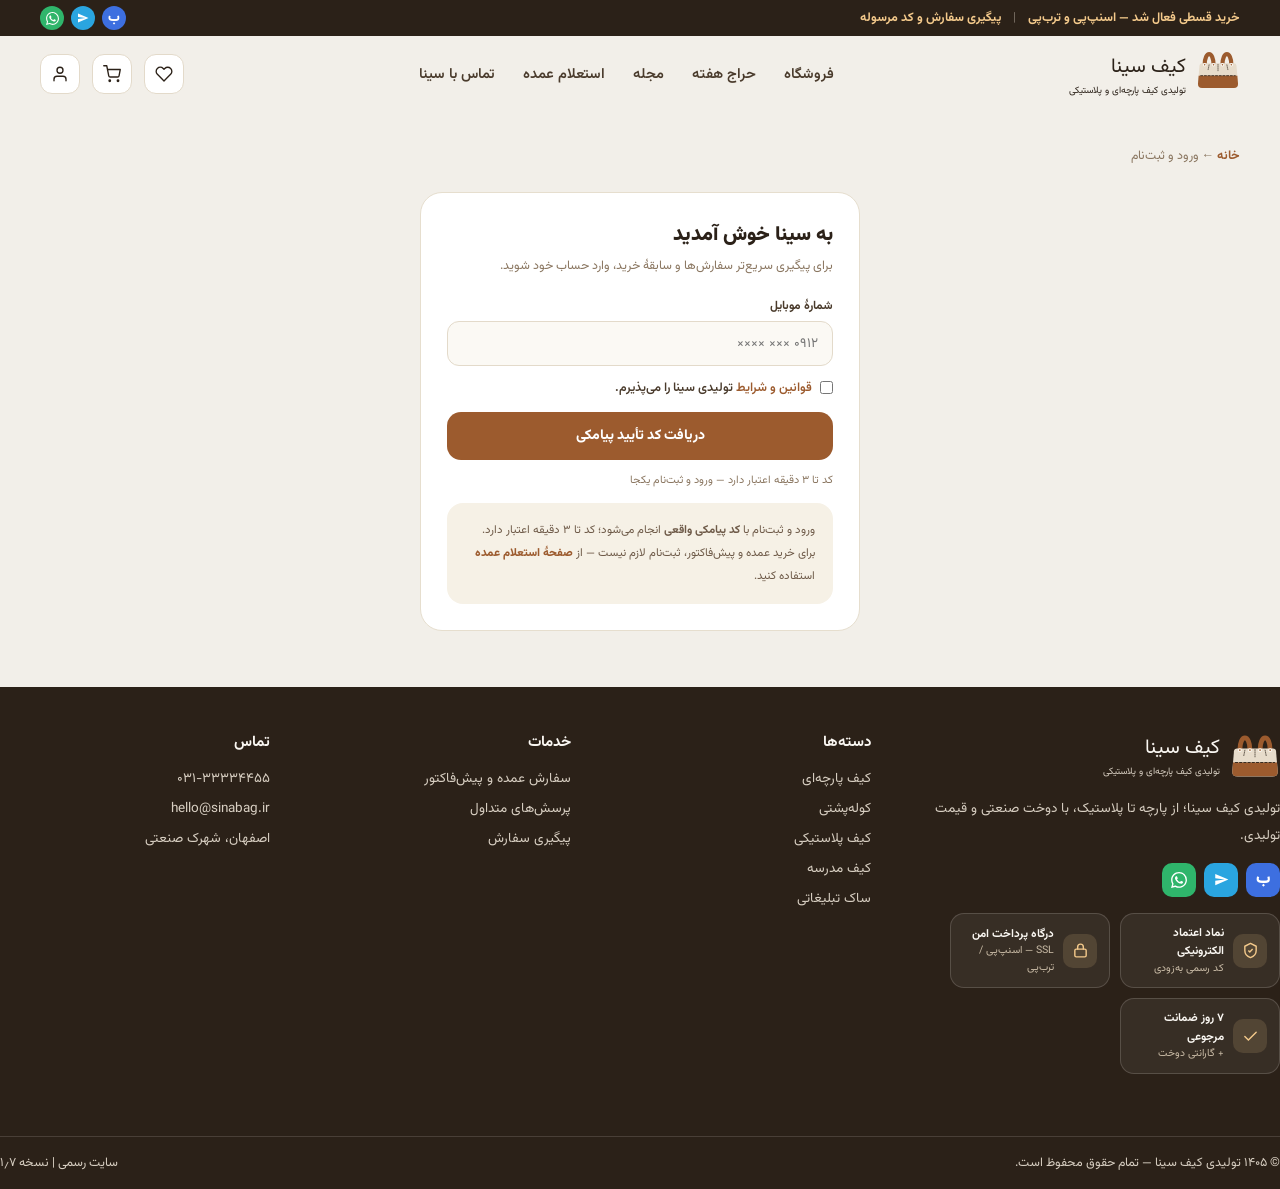
<file: login.html>
<!DOCTYPE html>
<html lang="fa" dir="rtl">
<head>
<meta charset="utf-8">
<meta name="viewport" content="width=device-width, initial-scale=1">
<title>ورود و ثبت‌نام | تولیدی کیف سینا</title>
<meta name="description" content="ورود به حساب کاربری یا ثبت‌نام در تولیدی کیف سینا؛ پیگیری سریع سفارش و سابقهٔ خرید.">
<meta name="theme-color" content="#FAF7F2">
<link rel="icon" type="image/png" sizes="32x32" href="img/favicon-32.png">
<link rel="icon" type="image/png" sizes="64x64" href="img/favicon-64.png">
<link rel="icon" type="image/png" sizes="192x192" href="img/favicon-192.png">
<link rel="apple-touch-icon" href="img/favicon-192.png">
<link rel="stylesheet" href="style.css">
<script src="products.js"></script>
<script src="app.js"></script>
</head>
<body>
<div class="topbar"><div class="wrap">
  <div class="tb-r"><a href="index.html#faq">خرید قسطی فعال شد — اسنپ‌پی و ترب‌پی</a><span style="opacity:.4">|</span><a href="index.html" title="پیگیری سفارش در صفحهٔ اصلی">پیگیری سفارش و کد مرسوله</a></div>
  <div class="tb-soc" aria-label="پیام‌رسان‌ها">
    <a class="soc-bl" href="#" data-toast="کانال بلهٔ تولیدی سینا: bale.ai/sinabag" title="بله" aria-label="بله">ب</a>
    <a class="soc-tg" href="#" data-toast="کانال تلگرام: t.me/sinabag" title="تلگرام" aria-label="تلگرام"><svg viewBox="0 0 24 24" width="12" height="12" fill="currentColor"><path d="M2.01 21L23 12 2.01 3 2 10l15 2-15 2z"/></svg></a>
    <a class="soc-wa" href="#" data-toast="واتس‌اپ سفارش: ۰۹۱۳-۰۰۰-۰۰۰۰" title="واتس‌اپ" aria-label="واتس‌اپ"><svg viewBox="0 0 24 24" width="13" height="13" fill="currentColor"><path d="M17.472 14.382c-.297-.149-1.758-.867-2.03-.967-.273-.099-.471-.148-.67.15-.197.297-.767.966-.94 1.164-.173.199-.347.223-.644.075-.297-.15-1.255-.463-2.39-1.475-.883-.788-1.48-1.761-1.653-2.059-.173-.297-.018-.458.13-.606.134-.133.298-.347.446-.52.149-.174.198-.298.298-.497.099-.198.05-.371-.025-.52-.075-.149-.669-1.612-.916-2.207-.242-.579-.487-.5-.669-.51l-.57-.01c-.198 0-.52.074-.792.372-.272.297-1.04 1.016-1.04 2.479 0 1.462 1.065 2.875 1.213 3.074.149.198 2.096 3.2 5.077 4.487.709.306 1.262.489 1.694.625.712.227 1.36.195 1.871.118.571-.085 1.758-.719 2.006-1.413.248-.694.248-1.289.173-1.413-.074-.124-.272-.198-.57-.347M12.05 21.785h-.004a9.87 9.87 0 01-5.031-1.378l-.361-.214-3.741.982.998-3.648-.235-.374a9.86 9.86 0 01-1.51-5.26c.001-5.45 4.436-9.884 9.888-9.884 2.64 0 5.122 1.03 6.988 2.898a9.825 9.825 0 012.893 6.994c-.003 5.45-4.437 9.884-9.885 9.884m8.413-18.297A11.815 11.815 0 0012.05 0C5.495 0 .16 5.335.157 11.892c0 2.096.547 4.142 1.588 5.945L.057 24l6.305-1.654a11.882 11.882 0 005.683 1.448h.005c6.554 0 11.89-5.335 11.893-11.893a11.821 11.821 0 00-3.48-8.413"/></svg></a>
  </div>
</div></div><header class="hd"><div class="wrap"><div class="lk" style="display:flex;align-items:center;gap:10px"><a href="index.html" aria-label="صفحهٔ اصلی تولیدی کیف سینا"><svg viewBox="0 0 240 240" width="44" height="44" aria-label="لوگوی تولیدی کیف سینا">
<title>لوگوی تولیدی کیف سینا</title>
<g transform="translate(-41.56 -37.52) scale(1.34634)">
<path d="M 66 96 C 66 38, 102 38, 102 96" fill="none" stroke="#9C5B2E" stroke-width="17" stroke-linecap="round"/>
<path d="M 138 96 C 138 38, 174 38, 174 96" fill="none" stroke="#9C5B2E" stroke-width="17" stroke-linecap="round"/>
<path d="M 56 90 L 184 90 Q 194 90 195 100 L 201 172 Q 202 190 182 190 L 58 190 Q 38 190 39 172 L 45 100 Q 46 90 56 90 Z" fill="#E7DCCB"/>
<defs><clipPath id="b27p"><path d="M 56 90 L 184 90 Q 194 90 195 100 L 201 172 Q 202 190 182 190 L 58 190 Q 38 190 39 172 L 45 100 Q 46 90 56 90 Z"/></clipPath></defs>
<g clip-path="url(#b27p)"><rect x="36" y="140" width="170" height="54" fill="#9C5B2E"/></g>
<line x1="50.00" y1="140.00" x2="190.00" y2="140.00" stroke="#2B2118" stroke-opacity="0.9" stroke-width="3.6" stroke-dasharray="8 7" stroke-linecap="round"/>
<circle cx="66" cy="96" r="7" fill="#FAF7F2"/><circle cx="66" cy="96" r="3" fill="#9C5B2E"/>
<circle cx="102" cy="96" r="7" fill="#FAF7F2"/><circle cx="102" cy="96" r="3" fill="#9C5B2E"/>
<circle cx="138" cy="96" r="7" fill="#FAF7F2"/><circle cx="138" cy="96" r="3" fill="#9C5B2E"/>
<circle cx="174" cy="96" r="7" fill="#FAF7F2"/><circle cx="174" cy="96" r="3" fill="#9C5B2E"/>
<line x1="84.00" y1="96.00" x2="80.00" y2="116.00" stroke="#2B2118" stroke-opacity="0.8" stroke-width="3" stroke-dasharray="4 4" stroke-linecap="round"/>
<line x1="120.00" y1="94.00" x2="120.00" y2="120.00" stroke="#2B2118" stroke-opacity="0.8" stroke-width="3" stroke-dasharray="4 4" stroke-linecap="round"/>
<line x1="156.00" y1="96.00" x2="160.00" y2="116.00" stroke="#2B2118" stroke-opacity="0.8" stroke-width="3" stroke-dasharray="4 4" stroke-linecap="round"/>
</g>
</svg></a><div class="lk-txt"><a href="index.html" style="display:block"><span class="lk-name" style="font-size:20px;display:block">کیف سینا</span></a><span class="lk-sub" style="font-size:9.5px;display:block">تولیدی کیف پارچه‌ای و پلاستیکی</span></div></div>
      <ul class="nav"><li><a href="category.html">فروشگاه</a></li><li><a href="index.html#deals">حراج هفته</a></li><li><a href="index.html#blog">مجله</a></li><li><a href="wholesale.html">استعلام عمده</a></li><li><a href="index.html#contact">تماس با سینا</a></li></ul>
      <div class="ic"><a class="b" href="index.html#hot" title="علاقه‌مندی‌ها" aria-label="علاقه‌مندی‌ها"><svg viewBox="0 0 24 24" width="18" height="18" fill="none" stroke="currentColor" stroke-width="1.8" stroke-linecap="round" stroke-linejoin="round" aria-hidden="true"><path d="M20.84 4.61a5.5 5.5 0 0 0-7.78 0L12 5.67l-1.06-1.06a5.5 5.5 0 0 0-7.78 7.78l1.06 1.06L12 21.23l7.78-7.78 1.06-1.06a5.5 5.5 0 0 0 0-7.78z"/></svg></a><a class="b" href="cart.html" title="سبد خرید" aria-label="سبد خرید"><svg viewBox="0 0 24 24" width="18" height="18" fill="none" stroke="currentColor" stroke-width="1.8" stroke-linecap="round" stroke-linejoin="round" aria-hidden="true"><circle cx="9" cy="21" r="1"/><circle cx="20" cy="21" r="1"/><path d="M1 1h4l2.68 13.39a2 2 0 0 0 2 1.61h9.72a2 2 0 0 0 2-1.61L23 6H6"/></svg><span class="wlbadge" id="cartBadge"></span></a><a class="b" href="login.html" title="ورود و ثبت‌نام" aria-label="ورود و ثبت‌نام"><svg viewBox="0 0 24 24" width="18" height="18" fill="none" stroke="currentColor" stroke-width="1.8" stroke-linecap="round" stroke-linejoin="round" aria-hidden="true"><path d="M20 21v-2a4 4 0 0 0-4-4H8a4 4 0 0 0-4 4v2"/><circle cx="12" cy="7" r="4"/></svg></a></div><button class="mburger" id="burger" aria-label="منو" aria-controls="mnav"><svg viewBox="0 0 24 24" width="20" height="20" fill="none" stroke="currentColor" stroke-width="2" stroke-linecap="round" aria-hidden="true"><path d="M4 7h16"/><path d="M4 12h16"/><path d="M4 17h16"/></svg></button>
    </div>
    <nav class="mnav" id="mnav"><a href="category.html">فروشگاه</a><a href="category.html?cat=کیف پارچه‌ای" style="padding-right:18px;font-size:13px;font-weight:600">— کیف پارچه‌ای</a><a href="category.html?cat=کوله‌پشتی" style="padding-right:18px;font-size:13px;font-weight:600">— کوله‌پشتی</a><a href="category.html?cat=کیف پلاستیکی" style="padding-right:18px;font-size:13px;font-weight:600">— کیف پلاستیکی</a><a href="category.html?cat=ساک تبلیغاتی" style="padding-right:18px;font-size:13px;font-weight:600">— ساک تبلیغاتی</a><a href="index.html#deals">حراج هفته</a><a href="index.html#blog">مجلهٔ سینا</a><a href="wholesale.html">استعلام قیمت عمده</a><a href="cart.html">سبد خرید</a><a href="login.html">ورود و ثبت‌نام</a><a href="index.html#faq">پرسش‌های متداول</a><a href="index.html#contact">تماس با سینا</a></nav>
  </header>
<section class="wrap" style="padding-top:34px">
      <div class="bc"><a href="index.html">خانه</a> <span aria-hidden="true">←</span> ورود و ثبت‌نام</div>
      <div class="authlay" id="authBox">
        <div class="acard">
          <h1 id="authTitle">به سینا خوش آمدید</h1>
          <div class="asub" id="authSub">برای پیگیری سریع‌تر سفارش‌ها و سابقهٔ خرید، وارد حساب خود شوید.</div>
          <div id="otpStep1">
            <div class="ferr" id="otErr"></div>
            <div class="fld" style="margin-bottom:12px"><label for="otPhone">شمارهٔ موبایل</label><input id="otPhone" inputmode="numeric" placeholder="۰۹۱۲ ××× ××××"></div>
            <label class="chk" style="margin-bottom:14px"><input type="checkbox" id="otTerms"> <span><a href="index.html#faq" style="color:#9C5B2E">قوانین و شرایط</a> تولیدی سینا را می‌پذیرم.</span></label>
            <button class="btnmain btnfull" type="button" id="otSend">دریافت کد تأیید پیامکی</button>
            <div class="alinks"><span style="font-size:11px;color:#8A7660">کد تا ۳ دقیقه اعتبار دارد — ورود و ثبت‌نام یکجا</span><span></span></div>
          </div>
          <div id="otpStep2" style="display:none">
            <div class="ferr" id="otErr2"></div>
            <div id="demoHint" style="display:none;background:#FFF7E6;border:1px dashed #C9A13B;border-radius:10px;padding:10px 14px;margin:0 0 12px;color:#8A6A1F;font-size:13.5px;font-weight:700">حالت آزمایشی — سرویس پیامک موقتاً غیرفعال است. کد ورود همگانی: <b style="letter-spacing:3px">۱۱۱۱</b></div>
            <div class="asub" id="otpMsg" style="text-align:right">کد ۶ رقمی به شمارهٔ <b id="otpShown"></b> پیامک شد.</div>
            <div class="fld" style="margin-bottom:12px"><label for="otCode">کد تأیید</label><input id="otCode" inputmode="numeric" maxlength="6" placeholder="────────" style="text-align:center;letter-spacing:10px;font-size:19px;font-weight:800"></div>
            <button class="btnmain btnfull" type="button" id="otGo">تأیید کد و ورود</button>
            <div class="alinks"><a href="#" id="otEdit">ویرایش شماره</a><a href="#" id="otResend">ارسال دوبارهٔ کد</a></div>
          </div>
          <div id="otpStep3" style="display:none">
            <div class="ferr" id="otErr3"></div>
            <div class="asub" style="text-align:right">شمارهٔ شما تأیید شد ✓ — برای تکمیل ثبت‌نام نام‌تان را بنویسید.</div>
            <div class="fld" style="margin-bottom:12px"><label for="otName">نام و نام خانوادگی</label><input id="otName" placeholder="مثلاً سارا محمدی"></div>
            <button class="btnmain btnfull" type="button" id="otFinish">تکمیل ثبت‌نام و ورود</button>
          </div>
          <div class="ahint">ورود و ثبت‌نام با <b>کد پیامکی واقعی</b> انجام می‌شود؛ کد تا ۳ دقیقه اعتبار دارد. برای خرید عمده و پیش‌فاکتور، ثبت‌نام لازم نیست — از <a href="wholesale.html" style="color:#9C5B2E;font-weight:800">صفحهٔ استعلام عمده</a> استفاده کنید.</div>
        </div>
      </div>
    </section>
    <script>
    (function(){
      var user=SB.user();
      if(user){
        document.getElementById('authTitle').textContent='شما وارد شده‌اید';
        document.getElementById('authSub').innerHTML='حساب فعال: <b>'+user.name+'</b> — '+user.phone;
        document.querySelector('.atabs').style.display='none';
        document.getElementById('pIn').classList.remove('on');
        document.getElementById('pIn').innerHTML='<button class="btnmain btnfull" type="button" id="goShop">رفتن به فروشگاه ←</button> <button class="btnghost btnfull" type="button" id="outGo" style="margin-top:10px">خروج از حساب</button>';
        document.getElementById('goShop').addEventListener('click',function(){location.href='category.html';});
        document.getElementById('outGo').addEventListener('click',function(){SB.userLogout();SB.toast('از حساب خارج شدید');setTimeout(function(){location.reload();},700);});
        return;
      }
      var tok='',ph='';
      function err(el,m){el.textContent=m;el.style.display='block';}
      function hide(el){el.style.display='none';}
      function step(n){['otpStep1','otpStep2','otpStep3'].forEach(function(id,i){document.getElementById(id).style.display=(i===n)?'block':'none';});}
      function phone(v){var s=SB.toEn(v).replace(/[^0-9]/g,'');return /^09[0-9]{9}$/.test(s)?s:null;}
      function post(url,d){return fetch(url,{method:'POST',headers:{'Content-Type':'application/json'},body:JSON.stringify(d)}).then(function(r){return r.json();}).catch(function(){return {ok:false,error:'ارتباط با سرور برقرار نشد؛ اینترنت را بررسی کنید.'};});}
      function startTimer(){
        var a=document.getElementById('otResend'),t=60;
        a.style.pointerEvents='none';a.style.opacity='.55';
        var iv=setInterval(function(){t--;a.textContent='ارسال دوبارهٔ کد ('+SB.fa(t)+')';if(t<=0){clearInterval(iv);a.textContent='ارسال دوبارهٔ کد';a.style.pointerEvents='';a.style.opacity='';}},1000);
      }
      document.getElementById('otSend').addEventListener('click',function(){
        var e=document.getElementById('otErr');hide(e);
        ph=phone(document.getElementById('otPhone').value);
        if(!ph)return err(e,'شمارهٔ موبایل معتبر نیست — با ۰۹ شروع می‌شود و ۱۱ رقم است.');
        if(!document.getElementById('otTerms').checked)return err(e,'پذیرش قوانین برای دریافت کد لازم است.');
        var btn=this;btn.disabled=true;btn.textContent='در حال ارسال…';
        post('/api/otp-send',{phone:ph}).then(function(r){
          btn.disabled=false;btn.textContent='دریافت کد تأیید پیامکی';
          if(r.ok){
            tok=r.token;
            document.getElementById('demoHint').style.display=r.demo?'block':'none';
            document.getElementById('otpMsg').innerHTML=r.demo
              ? 'حالت آزمایشی فعال است — برای ورود از کد همگانی استفاده کنید.'
              : 'کد ۶ رقمی به شمارهٔ <b>'+SB.fa(ph.slice(0,4)+'***'+ph.slice(7))+'</b> پیامک شد.';
            step(1);startTimer();document.getElementById('otCode').value='';document.getElementById('otCode').focus();
          } else if(r.error==='sms-not-configured'){
            err(e,'سرویس پیامک هنوز تنظیم نشده است — دکمهٔ زیر برای ورود نمایشی فعال شد. جهت فعال‌سازی با ۰۳۱-۳۳۳۳۴۴۵۵ تماس بگیرید.');
            if(!document.getElementById('demoBtn')){
              var f=document.createElement('button');f.className='btnghost btnfull';f.style.marginTop='10px';f.id='demoBtn';f.type='button';f.textContent='ورود نمایشی (بدون پیامک)';
              f.addEventListener('click',function(){SB.userLogin({name:'کاربر سینا',phone:ph,ts:Date.now(),demo:true});SB.toast('ورود نمایشی انجام شد');setTimeout(function(){location.href='index.html';},800);});
              e.parentNode.appendChild(f);
            }
          } else err(e,r.error||'خطای نامشخص؛ دوباره تلاش کنید.');
        });
      });
      document.getElementById('otResend').addEventListener('click',function(e){e.preventDefault();document.getElementById('otSend').click();});
      document.getElementById('otEdit').addEventListener('click',function(e){e.preventDefault();step(0);});
      document.getElementById('otGo').addEventListener('click',function(){
        var e=document.getElementById('otErr2');hide(e);
        var c=SB.toEn(document.getElementById('otCode').value).replace(/[^0-9]/g,'');
        if(c.length<4||c.length>6)return err(e,'کد تأیید را کامل وارد کنید (۴ تا ۶ رقم).');
        var btn=this;btn.disabled=true;btn.textContent='در حال بررسی…';
        post('/api/otp-verify',{phone:ph,code:c,token:tok}).then(function(r){
          btn.disabled=false;btn.textContent='تأیید کد و ورود';
          if(!r.ok)return err(e,r.error||'کد تأیید نشد.');
          var acc=SB.load('sina_users',{});
          if(acc[ph]&&acc[ph].name){finish(acc[ph].name);}else{step(2);}
        });
      });
      document.getElementById('otFinish').addEventListener('click',function(){
        var e=document.getElementById('otErr3');hide(e);
        var nm=document.getElementById('otName').value.trim();
        if(nm.length<3)return err(e,'نام و نام خانوادگی را کامل وارد کنید.');
        finish(nm);
      });
      function finish(nm){
        var acc=SB.load('sina_users',{});acc[ph]={name:nm,ts:Date.now()};SB.save('sina_users',acc);
        SB.userLogin({name:nm,phone:ph,ts:Date.now(),otp:true});
        SB.toast('خوش آمدید، '+nm+' ✓');
        setTimeout(function(){location.href='index.html';},900);
      }
    })();
    </script><footer class="ft"><div class="wrap">
      <div><a href="index.html" style="display:flex;align-items:center;gap:10px"><svg viewBox="0 0 240 240" width="50" height="50" aria-label="لوگوی تولیدی کیف سینا">
<title>لوگوی تولیدی کیف سینا</title>
<g transform="translate(-41.56 -37.52) scale(1.34634)">
<path d="M 66 96 C 66 38, 102 38, 102 96" fill="none" stroke="#9C5B2E" stroke-width="17" stroke-linecap="round"/>
<path d="M 138 96 C 138 38, 174 38, 174 96" fill="none" stroke="#9C5B2E" stroke-width="17" stroke-linecap="round"/>
<path d="M 56 90 L 184 90 Q 194 90 195 100 L 201 172 Q 202 190 182 190 L 58 190 Q 38 190 39 172 L 45 100 Q 46 90 56 90 Z" fill="#E7DCCB"/>
<defs><clipPath id="b27pf"><path d="M 56 90 L 184 90 Q 194 90 195 100 L 201 172 Q 202 190 182 190 L 58 190 Q 38 190 39 172 L 45 100 Q 46 90 56 90 Z"/></clipPath></defs>
<g clip-path="url(#b27pf)"><rect x="36" y="140" width="170" height="54" fill="#9C5B2E"/></g>
<line x1="50.00" y1="140.00" x2="190.00" y2="140.00" stroke="#2B2118" stroke-opacity="0.9" stroke-width="3.6" stroke-dasharray="8 7" stroke-linecap="round"/>
<circle cx="66" cy="96" r="7" fill="#FAF7F2"/><circle cx="66" cy="96" r="3" fill="#9C5B2E"/>
<circle cx="102" cy="96" r="7" fill="#FAF7F2"/><circle cx="102" cy="96" r="3" fill="#9C5B2E"/>
<circle cx="138" cy="96" r="7" fill="#FAF7F2"/><circle cx="138" cy="96" r="3" fill="#9C5B2E"/>
<circle cx="174" cy="96" r="7" fill="#FAF7F2"/><circle cx="174" cy="96" r="3" fill="#9C5B2E"/>
<line x1="84.00" y1="96.00" x2="80.00" y2="116.00" stroke="#2B2118" stroke-opacity="0.8" stroke-width="3" stroke-dasharray="4 4" stroke-linecap="round"/>
<line x1="120.00" y1="94.00" x2="120.00" y2="120.00" stroke="#2B2118" stroke-opacity="0.8" stroke-width="3" stroke-dasharray="4 4" stroke-linecap="round"/>
<line x1="156.00" y1="96.00" x2="160.00" y2="116.00" stroke="#2B2118" stroke-opacity="0.8" stroke-width="3" stroke-dasharray="4 4" stroke-linecap="round"/>
</g>
</svg><span class="lk-txt" style="color:#FAF7F2;display:block"><span class="lk-name" style="font-size:20px;display:block">کیف سینا</span><span class="lk-sub" style="font-size:9.5px;color:#D8CFC2;display:block">تولیدی کیف پارچه‌ای و پلاستیکی</span></span></a><p style="font-size:13.5px;margin-top:14px;line-height:2">تولیدی کیف سینا؛ از پارچه تا پلاستیک، با دوخت صنعتی و قیمت تولیدی.</p><div class="soc" aria-label="پیام‌رسان‌ها">
        <a class="soc-bl" href="#" data-toast="کانال بلهٔ تولیدی سینا: bale.ai/sinabag" aria-label="بله" title="بله">ب</a>
        <a class="soc-tg" href="#" data-toast="کانال تلگرام: t.me/sinabag" aria-label="تلگرام" title="تلگرام"><svg viewBox="0 0 24 24" width="15" height="15" fill="currentColor"><path d="M2.01 21L23 12 2.01 3 2 10l15 2-15 2z"/></svg></a>
        <a class="soc-wa" href="#" data-toast="واتس‌اپ سفارش: ۰۹۱۳-۰۰۰-۰۰۰۰" aria-label="واتس‌اپ" title="واتس‌اپ"><svg viewBox="0 0 24 24" width="16" height="16" fill="currentColor"><path d="M17.472 14.382c-.297-.149-1.758-.867-2.03-.967-.273-.099-.471-.148-.67.15-.197.297-.767.966-.94 1.164-.173.199-.347.223-.644.075-.297-.15-1.255-.463-2.39-1.475-.883-.788-1.48-1.761-1.653-2.059-.173-.297-.018-.458.13-.606.134-.133.298-.347.446-.52.149-.174.198-.298.298-.497.099-.198.05-.371-.025-.52-.075-.149-.669-1.612-.916-2.207-.242-.579-.487-.5-.669-.51l-.57-.01c-.198 0-.52.074-.792.372-.272.297-1.04 1.016-1.04 2.479 0 1.462 1.065 2.875 1.213 3.074.149.198 2.096 3.2 5.077 4.487.709.306 1.262.489 1.694.625.712.227 1.36.195 1.871.118.571-.085 1.758-.719 2.006-1.413.248-.694.248-1.289.173-1.413-.074-.124-.272-.198-.57-.347M12.05 21.785h-.004a9.87 9.87 0 01-5.031-1.378l-.361-.214-3.741.982.998-3.648-.235-.374a9.86 9.86 0 01-1.51-5.26c.001-5.45 4.436-9.884 9.888-9.884 2.64 0 5.122 1.03 6.988 2.898a9.825 9.825 0 012.893 6.994c-.003 5.45-4.437 9.884-9.885 9.884m8.413-18.297A11.815 11.815 0 0012.05 0C5.495 0 .16 5.335.157 11.892c0 2.096.547 4.142 1.588 5.945L.057 24l6.305-1.654a11.882 11.882 0 005.683 1.448h.005c6.554 0 11.89-5.335 11.893-11.893a11.821 11.821 0 00-3.48-8.413"/></svg></a>
      </div><div class="badges">
        <div class="badge"><span class="bi"><svg viewBox="0 0 24 24" width="17" height="17" fill="none" stroke="#F3C98B" stroke-width="2" stroke-linejoin="round"><path d="M12 2l8 4v6c0 5-3.5 8.5-8 10-4.5-1.5-8-5-8-10V6z"/><path d="M9 12l2 2 4-4"/></svg></span><span><b>نماد اعتماد الکترونیکی</b>کد رسمی به‌زودی</span></div>
        <div class="badge"><span class="bi"><svg viewBox="0 0 24 24" width="17" height="17" fill="none" stroke="#F3C98B" stroke-width="2" stroke-linecap="round"><rect x="4" y="10" width="16" height="11" rx="2"/><path d="M8 10V7a4 4 0 018 0v3"/></svg></span><span><b>درگاه پرداخت امن</b>SSL — اسنپ‌پی / ترب‌پی</span></div>
        <div class="badge"><span class="bi"><svg viewBox="0 0 24 24" width="17" height="17" fill="none" stroke="#F3C98B" stroke-width="2" stroke-linecap="round"><path d="M20 6L9 17l-5-5"/></svg></span><span><b>۷ روز ضمانت مرجوعی</b>+ گارانتی دوخت</span></div>
      </div></div>
      <div><h4>دسته‌ها</h4><ul><li><a href="category.html?cat=کیف پارچه‌ای">کیف پارچه‌ای</a></li><li><a href="category.html?cat=کوله‌پشتی">کوله‌پشتی</a></li><li><a href="category.html?cat=کیف پلاستیکی">کیف پلاستیکی</a></li><li><a href="category.html?cat=کیف مدرسه">کیف مدرسه</a></li><li><a href="category.html?cat=ساک تبلیغاتی">ساک تبلیغاتی</a></li></ul></div>
      <div><h4>خدمات</h4><ul><li><a href="wholesale.html">سفارش عمده و پیش‌فاکتور</a></li><li><a href="index.html#faq">پرسش‌های متداول</a></li><li><a href="index.html">پیگیری سفارش</a></li></ul></div>
      <div><h4>تماس</h4><ul><li><a href="tel:+983133334455">۰۳۱-۳۳۳۳۴۴۵۵</a></li><li><a href="mailto:hello@sinabag.ir">hello@sinabag.ir</a></li><li>اصفهان، شهرک صنعتی</li></ul></div>
      <div class="base" style="grid-column:1/-1"><span>© ۱۴۰۵ تولیدی کیف سینا — تمام حقوق محفوظ است.</span><span>سایت رسمی | نسخه ۱٫۷</span></div>
    </div></footer>
    <div class="toast" id="toast" role="status" aria-live="polite"></div>
<script>
(function(){
  var burger=document.getElementById("burger"),mnav=document.getElementById("mnav");
  burger.addEventListener("click",function(e){e.stopPropagation();mnav.classList.toggle("open");});
  document.addEventListener("click",function(e){if(!mnav.contains(e.target)&&e.target!==burger)mnav.classList.remove("open");});
  mnav.querySelectorAll("a").forEach(function(a){a.addEventListener("click",function(){mnav.classList.remove("open");});});
})();
</script>
</body>
</html>
</file>
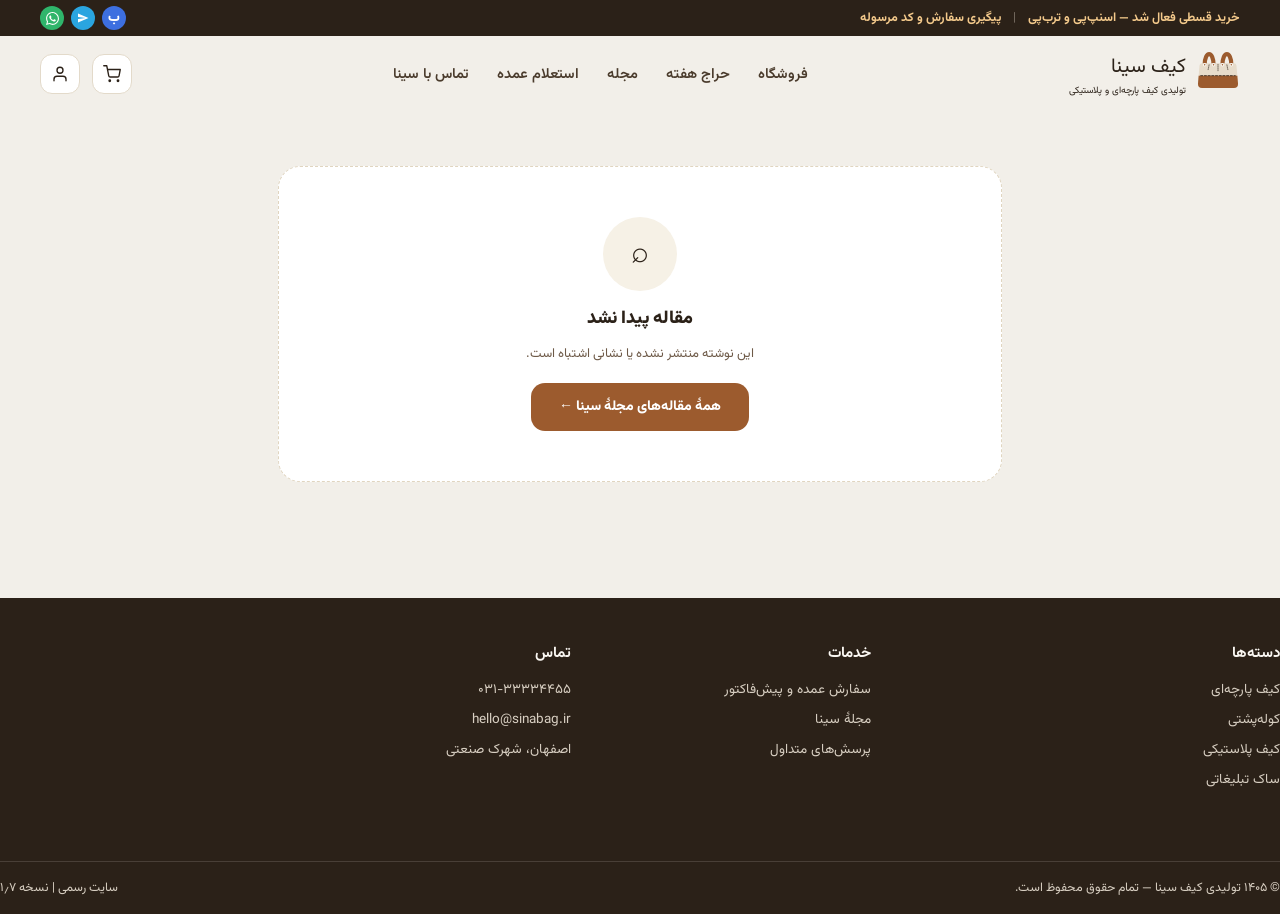
<file: post.html>
<!DOCTYPE html>
<html lang="fa" dir="rtl">
<head>
<meta charset="utf-8">
<meta name="viewport" content="width=device-width, initial-scale=1">
<title>مجلهٔ سینا | تولیدی کیف سینا</title>
<meta name="description" content="مقالات راهنمای خرید و تجربهٔ تولیدی کیف سینا — کانواس، کنف، چاپ سیلک و بسته‌بندی.">
<meta name="theme-color" content="#FAF7F2">
<link rel="icon" type="image/png" sizes="32x32" href="img/favicon-32.png">
<link rel="stylesheet" href="style.css">
<script src="products.js"></script>
<script src="app.js"></script>
<style>
.pst{max-width:760px;margin:0 auto;padding:30px 18px 60px}
.pst h1{font-size:21px;line-height:1.9;color:#2B2118;margin:14px 0 8px}
.pst .pm{font-size:12px;color:#8A7660;margin-bottom:18px}
.pst img{width:100%;max-height:380px;object-fit:cover;border-radius:14px;border:1px solid #E8DFCC;margin-bottom:20px}
.pbody{font-size:14px;line-height:2.3;color:#3D3227}
.pbody h4{color:#9C5B2E;font-size:15.5px;margin:22px 0 8px}
.pbody p{margin:0 0 12px}
.pbody ul{padding-right:20px;margin:0 0 14px}
.pbody li{margin-bottom:7px}
.pbody b{color:#2B2118}
.pback{display:inline-block;margin-bottom:8px;font-size:12.5px;color:#9C5B2E;font-weight:700;text-decoration:none}
</style>
</head>
<body>
<div class="topbar"><div class="wrap">
  <div class="tb-r"><a href="index.html#faq">خرید قسطی فعال شد — اسنپ‌پی و ترب‌پی</a><span style="opacity:.4">|</span><a href="index.html" title="پیگیری سفارش در صفحهٔ اصلی">پیگیری سفارش و کد مرسوله</a></div>
  <div class="tb-soc" aria-label="پیام‌رسان‌ها">
    <a class="soc-bl" href="#" data-toast="کانال بلهٔ تولیدی سینا: bale.ai/sinabag" title="بله" aria-label="بله">ب</a>
    <a class="soc-tg" href="#" data-toast="کانال تلگرام: t.me/sinabag" title="تلگرام" aria-label="تلگرام"><svg viewBox="0 0 24 24" width="12" height="12" fill="currentColor"><path d="M2.01 21L23 12 2.01 3 2 10l15 2-15 2z"/></svg></a>
    <a class="soc-wa" href="#" data-toast="واتس‌اپ سفارش: ۰۹۱۳-۰۰۰-۰۰۰۰" title="واتس‌اپ" aria-label="واتس‌اپ"><svg viewBox="0 0 24 24" width="13" height="13" fill="currentColor"><path d="M17.472 14.382c-.297-.149-1.758-.867-2.03-.967-.273-.099-.471-.148-.67.15-.197.297-.767.966-.94 1.164-.173.199-.347.223-.644.075-.297-.15-1.255-.463-2.39-1.475-.883-.788-1.48-1.761-1.653-2.059-.173-.297-.018-.458.13-.606.134-.133.298-.347.446-.52.149-.174.198-.298.298-.497.099-.198.05-.371-.025-.52-.075-.149-.669-1.612-.916-2.207-.242-.579-.487-.5-.669-.51l-.57-.01c-.198 0-.52.074-.792.372-.272.297-1.04 1.016-1.04 2.479 0 1.462 1.065 2.875 1.213 3.074.149.198 2.096 3.2 5.077 4.487.709.306 1.262.489 1.694.625.712.227 1.36.195 1.871.118.571-.085 1.758-.719 2.006-1.413.248-.694.248-1.289.173-1.413-.074-.124-.272-.198-.57-.347M12.05 21.785h-.004a9.87 9.87 0 01-5.031-1.378l-.361-.214-3.741.982.998-3.648-.235-.374a9.86 9.86 0 01-1.51-5.26c.001-5.45 4.436-9.884 9.888-9.884 2.64 0 5.122 1.03 6.988 2.898a9.825 9.825 0 012.893 6.994c-.003 5.45-4.437 9.884-9.885 9.884m8.413-18.297A11.815 11.815 0 0012.05 0C5.495 0 .16 5.335.157 11.892c0 2.096.547 4.142 1.588 5.945L.057 24l6.305-1.654a11.882 11.882 0 005.683 1.448h.005c6.554 0 11.89-5.335 11.893-11.893a11.821 11.821 0 00-3.48-8.413"/></svg></a>
  </div>
</div></div><header class="hd"><div class="wrap"><div class="lk" style="display:flex;align-items:center;gap:10px"><a href="index.html" aria-label="صفحهٔ اصلی تولیدی کیف سینا"><svg viewBox="0 0 240 240" width="44" height="44" aria-label="لوگوی تولیدی کیف سینا">
<title>لوگوی تولیدی کیف سینا</title>
<g transform="translate(-41.56 -37.52) scale(1.34634)">
<path d="M 66 96 C 66 38, 102 38, 102 96" fill="none" stroke="#9C5B2E" stroke-width="17" stroke-linecap="round"/>
<path d="M 138 96 C 138 38, 174 38, 174 96" fill="none" stroke="#9C5B2E" stroke-width="17" stroke-linecap="round"/>
<path d="M 56 90 L 184 90 Q 194 90 195 100 L 201 172 Q 202 190 182 190 L 58 190 Q 38 190 39 172 L 45 100 Q 46 90 56 90 Z" fill="#E7DCCB"/>
<defs><clipPath id="b27p"><path d="M 56 90 L 184 90 Q 194 90 195 100 L 201 172 Q 202 190 182 190 L 58 190 Q 38 190 39 172 L 45 100 Q 46 90 56 90 Z"/></clipPath></defs>
<g clip-path="url(#b27p)"><rect x="36" y="140" width="170" height="54" fill="#9C5B2E"/></g>
<line x1="50.00" y1="140.00" x2="190.00" y2="140.00" stroke="#2B2118" stroke-opacity="0.9" stroke-width="3.6" stroke-dasharray="8 7" stroke-linecap="round"/>
<circle cx="66" cy="96" r="7" fill="#FAF7F2"/><circle cx="66" cy="96" r="3" fill="#9C5B2E"/>
<circle cx="102" cy="96" r="7" fill="#FAF7F2"/><circle cx="102" cy="96" r="3" fill="#9C5B2E"/>
<circle cx="138" cy="96" r="7" fill="#FAF7F2"/><circle cx="138" cy="96" r="3" fill="#9C5B2E"/>
<circle cx="174" cy="96" r="7" fill="#FAF7F2"/><circle cx="174" cy="96" r="3" fill="#9C5B2E"/>
<line x1="84.00" y1="96.00" x2="80.00" y2="116.00" stroke="#2B2118" stroke-opacity="0.8" stroke-width="3" stroke-dasharray="4 4" stroke-linecap="round"/>
<line x1="120.00" y1="94.00" x2="120.00" y2="120.00" stroke="#2B2118" stroke-opacity="0.8" stroke-width="3" stroke-dasharray="4 4" stroke-linecap="round"/>
<line x1="156.00" y1="96.00" x2="160.00" y2="116.00" stroke="#2B2118" stroke-opacity="0.8" stroke-width="3" stroke-dasharray="4 4" stroke-linecap="round"/>
</g>
</svg></a><div class="lk-txt"><a href="index.html" style="display:block"><span class="lk-name" style="font-size:20px;display:block">کیف سینا</span></a><span class="lk-sub" style="font-size:9.5px;display:block">تولیدی کیف پارچه‌ای و پلاستیکی</span></div></div>
      <ul class="nav"><li><a href="category.html">فروشگاه</a></li><li><a href="index.html#deals">حراج هفته</a></li><li><a href="index.html#blog">مجله</a></li><li><a href="wholesale.html">استعلام عمده</a></li><li><a href="index.html#contact">تماس با سینا</a></li></ul>
      <div class="ic"><a class="b" href="cart.html" title="سبد خرید" aria-label="سبد خرید"><svg viewBox="0 0 24 24" width="18" height="18" fill="none" stroke="currentColor" stroke-width="1.8" stroke-linecap="round" stroke-linejoin="round" aria-hidden="true"><circle cx="9" cy="21" r="1"/><circle cx="20" cy="21" r="1"/><path d="M1 1h4l2.68 13.39a2 2 0 0 0 2 1.61h9.72a2 2 0 0 0 2-1.61L23 6H6"/></svg><span class="wlbadge" id="cartBadge"></span></a><a class="b" href="login.html" title="ورود و ثبت‌نام" aria-label="ورود و ثبت‌نام"><svg viewBox="0 0 24 24" width="18" height="18" fill="none" stroke="currentColor" stroke-width="1.8" stroke-linecap="round" stroke-linejoin="round" aria-hidden="true"><path d="M20 21v-2a4 4 0 0 0-4-4H8a4 4 0 0 0-4 4v2"/><circle cx="12" cy="7" r="4"/></svg></a></div><button class="mburger" id="burger" aria-label="منو" aria-controls="mnav"><svg viewBox="0 0 24 24" width="20" height="20" fill="none" stroke="currentColor" stroke-width="2" stroke-linecap="round" aria-hidden="true"><path d="M4 7h16"/><path d="M4 12h16"/><path d="M4 17h16"/></svg></button>
    </div>
    <nav class="mnav" id="mnav"><a href="category.html">فروشگاه</a><a href="index.html#deals">حراج هفته</a><a href="index.html#blog">مجلهٔ سینا</a><a href="wholesale.html">استعلام قیمت عمده</a><a href="cart.html">سبد خرید</a><a href="index.html#contact">تماس با سینا</a></nav>
  </header>
<section class="wrap" style="padding-top:24px">
  <div class="pst" id="postBox"><div class="emptyadm" style="padding:60px 10px;text-align:center;color:#8A7660;font-size:13px">در حال دریافت مقاله…</div></div>
</section>
<script>
(function(){
  function esc(s){return String(s==null?'':s).replace(/[&<>"']/g,function(c){return {'&':'&amp;','<':'&lt;','>':'&gt;','"':'&quot;',"'":'&#39;'}[c];});}
  var slug=new URLSearchParams(location.search).get('slug');
  var box=document.getElementById('postBox');
  var SUP={url:'https://pcjmzutugtsqaqubcwmt.supabase.co',key:'sb_publishable_bW59Dhz3PsDB2Hv2wgZRRQ_KhuhRygm'};
  function notFound(){
    box.innerHTML='<div class="empty" style="text-align:center;padding:50px 10px"><div class="ei">⌕</div><h3>مقاله پیدا نشد</h3><p>این نوشته منتشر نشده یا نشانی اشتباه است.</p><a class="btnmain" href="index.html#blog">همهٔ مقاله‌های مجلهٔ سینا ←</a></div>';
  }
  if(!slug){notFound();return;}
  try{
    fetch(SUP.url+'/rest/v1/posts?slug=eq.'+encodeURIComponent(slug)+'&published=eq.true&select=slug,title,body,img,created_at',{headers:{'apikey':SUP.key}})
    .then(function(r){return r.ok?r.json():null;}).then(function(list){
      if(!Array.isArray(list)||!list.length){notFound();return;}
      var p=list[0],d=null;
      try{d=new Date(String(p.created_at||'').replace(' ','T'));}catch(e){}
      document.title=p.title+' | مجلهٔ سینا';
      box.innerHTML='<a class="pback" href="index.html#blog">← بازگشت به مجله</a>'
        +'<h1>'+esc(p.title)+'</h1>'
        +'<div class="pm">مجلهٔ تولیدی کیف سینا'+(d&&!isNaN(d.getTime())?' — '+SB.jdate(d):'')+'</div>'
        +(p.img?'<img src="'+esc(p.img)+'" alt="'+esc(p.title)+'">':'')
        +'<div class="pbody">'+String(p.body||'')+'</div>';
    }).catch(notFound);
  }catch(e){notFound();}
})();
</script>
<footer class="ft"><div class="wrap">
  <div><h4>دسته‌ها</h4><ul><li><a href="category.html?cat=کیف پارچه‌ای">کیف پارچه‌ای</a></li><li><a href="category.html?cat=کوله‌پشتی">کوله‌پشتی</a></li><li><a href="category.html?cat=کیف پلاستیکی">کیف پلاستیکی</a></li><li><a href="category.html?cat=ساک تبلیغاتی">ساک تبلیغاتی</a></li></ul></div>
  <div><h4>خدمات</h4><ul><li><a href="wholesale.html">سفارش عمده و پیش‌فاکتور</a></li><li><a href="index.html#blog">مجلهٔ سینا</a></li><li><a href="index.html#faq">پرسش‌های متداول</a></li></ul></div>
  <div><h4>تماس</h4><ul><li><a href="tel:+983133334455">۰۳۱-۳۳۳۳۴۴۵۵</a></li><li><a href="mailto:hello@sinabag.ir">hello@sinabag.ir</a></li><li>اصفهان، شهرک صنعتی</li></ul></div>
  <div class="base" style="grid-column:1/-1"><span>© ۱۴۰۵ تولیدی کیف سینا — تمام حقوق محفوظ است.</span><span>سایت رسمی | نسخه ۱٫۷</span></div>
</div></footer>
<div class="toast" id="toast" role="status" aria-live="polite"></div>
<script>
(function(){
  var burger=document.getElementById("burger"),mnav=document.getElementById("mnav");
  burger.addEventListener("click",function(e){e.stopPropagation();mnav.classList.toggle("open");});
  document.addEventListener("click",function(e){if(!mnav.contains(e.target)&&e.target!==burger)mnav.classList.remove("open");});
  mnav.querySelectorAll("a").forEach(function(a){a.addEventListener("click",function(){mnav.classList.remove("open");});});
})();
</script>
</body>
</html>
</file>
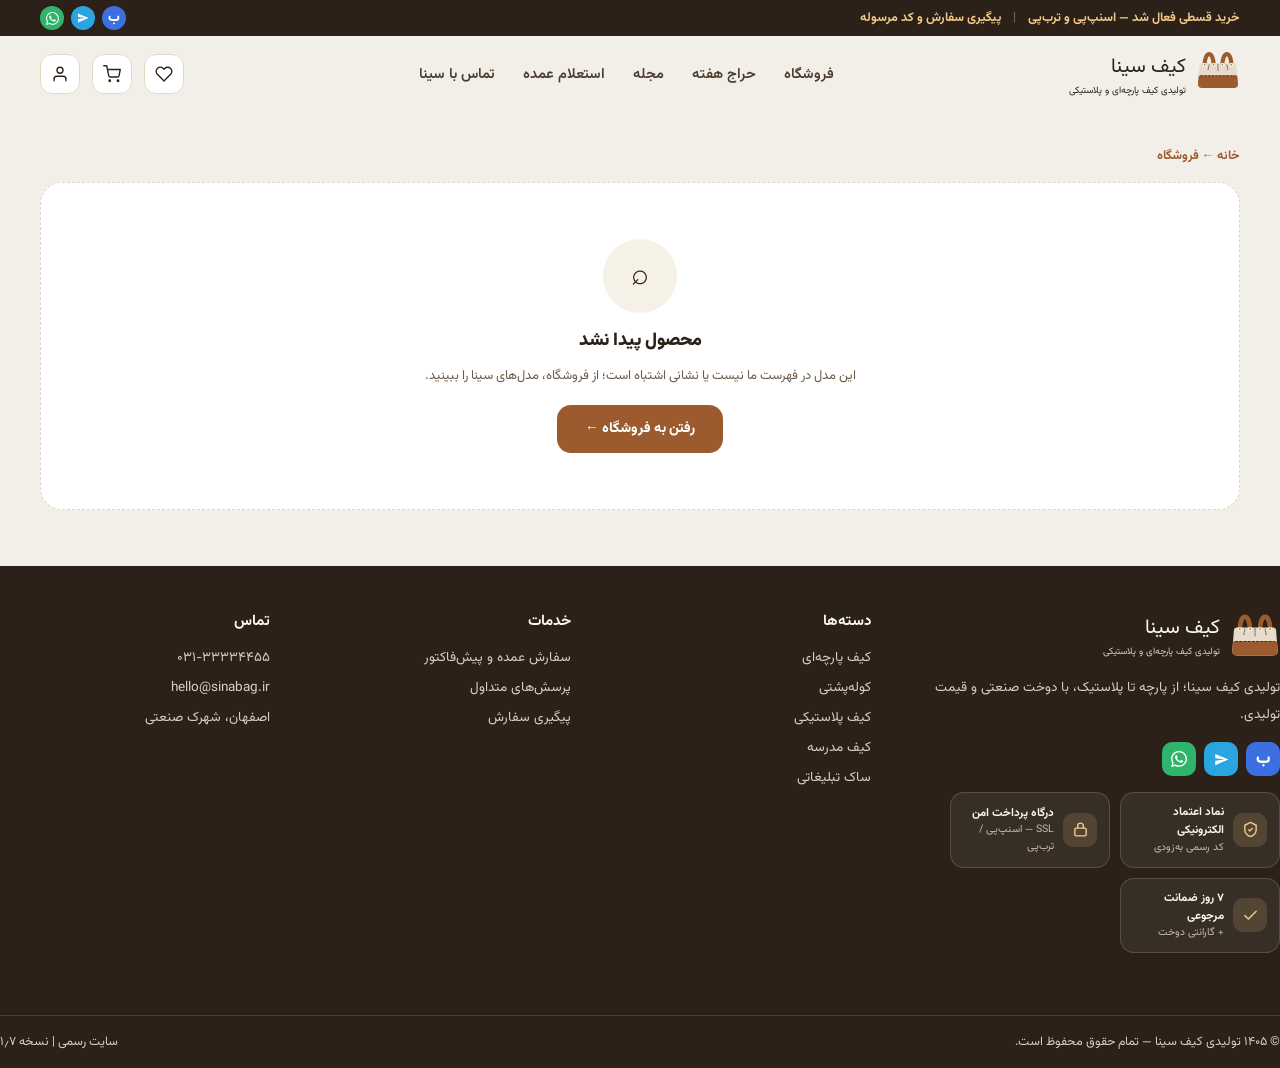
<file: product.html>
<!DOCTYPE html>
<html lang="fa" dir="rtl">
<head>
<meta charset="utf-8">
<meta name="viewport" content="width=device-width, initial-scale=1">
<title>جزئیات محصول | تولیدی کیف سینا</title>
<meta name="description" content="جزئیات کامل محصول، انتخاب رنگ و تعداد، مشخصات فنی و افزودن به سبد خرید — تولیدی کیف سینا با قیمت تولیدی.">
<meta name="theme-color" content="#FAF7F2">
<link rel="icon" type="image/png" sizes="32x32" href="img/favicon-32.png">
<link rel="icon" type="image/png" sizes="64x64" href="img/favicon-64.png">
<link rel="icon" type="image/png" sizes="192x192" href="img/favicon-192.png">
<link rel="apple-touch-icon" href="img/favicon-192.png">
<link rel="stylesheet" href="style.css">
<script src="products.js"></script>
<script src="app.js"></script>
</head>
<body>
<div class="topbar"><div class="wrap">
  <div class="tb-r"><a href="index.html#faq">خرید قسطی فعال شد — اسنپ‌پی و ترب‌پی</a><span style="opacity:.4">|</span><a href="index.html" title="پیگیری سفارش در صفحهٔ اصلی">پیگیری سفارش و کد مرسوله</a></div>
  <div class="tb-soc" aria-label="پیام‌رسان‌ها">
    <a class="soc-bl" href="#" data-toast="کانال بلهٔ تولیدی سینا: bale.ai/sinabag" title="بله" aria-label="بله">ب</a>
    <a class="soc-tg" href="#" data-toast="کانال تلگرام: t.me/sinabag" title="تلگرام" aria-label="تلگرام"><svg viewBox="0 0 24 24" width="12" height="12" fill="currentColor"><path d="M2.01 21L23 12 2.01 3 2 10l15 2-15 2z"/></svg></a>
    <a class="soc-wa" href="#" data-toast="واتس‌اپ سفارش: ۰۹۱۳-۰۰۰-۰۰۰۰" title="واتس‌اپ" aria-label="واتس‌اپ"><svg viewBox="0 0 24 24" width="13" height="13" fill="currentColor"><path d="M17.472 14.382c-.297-.149-1.758-.867-2.03-.967-.273-.099-.471-.148-.67.15-.197.297-.767.966-.94 1.164-.173.199-.347.223-.644.075-.297-.15-1.255-.463-2.39-1.475-.883-.788-1.48-1.761-1.653-2.059-.173-.297-.018-.458.13-.606.134-.133.298-.347.446-.52.149-.174.198-.298.298-.497.099-.198.05-.371-.025-.52-.075-.149-.669-1.612-.916-2.207-.242-.579-.487-.5-.669-.51l-.57-.01c-.198 0-.52.074-.792.372-.272.297-1.04 1.016-1.04 2.479 0 1.462 1.065 2.875 1.213 3.074.149.198 2.096 3.2 5.077 4.487.709.306 1.262.489 1.694.625.712.227 1.36.195 1.871.118.571-.085 1.758-.719 2.006-1.413.248-.694.248-1.289.173-1.413-.074-.124-.272-.198-.57-.347M12.05 21.785h-.004a9.87 9.87 0 01-5.031-1.378l-.361-.214-3.741.982.998-3.648-.235-.374a9.86 9.86 0 01-1.51-5.26c.001-5.45 4.436-9.884 9.888-9.884 2.64 0 5.122 1.03 6.988 2.898a9.825 9.825 0 012.893 6.994c-.003 5.45-4.437 9.884-9.885 9.884m8.413-18.297A11.815 11.815 0 0012.05 0C5.495 0 .16 5.335.157 11.892c0 2.096.547 4.142 1.588 5.945L.057 24l6.305-1.654a11.882 11.882 0 005.683 1.448h.005c6.554 0 11.89-5.335 11.893-11.893a11.821 11.821 0 00-3.48-8.413"/></svg></a>
  </div>
</div></div><header class="hd"><div class="wrap"><div class="lk" style="display:flex;align-items:center;gap:10px"><a href="index.html" aria-label="صفحهٔ اصلی تولیدی کیف سینا"><svg viewBox="0 0 240 240" width="44" height="44" aria-label="لوگوی تولیدی کیف سینا">
<title>لوگوی تولیدی کیف سینا</title>
<g transform="translate(-41.56 -37.52) scale(1.34634)">
<path d="M 66 96 C 66 38, 102 38, 102 96" fill="none" stroke="#9C5B2E" stroke-width="17" stroke-linecap="round"/>
<path d="M 138 96 C 138 38, 174 38, 174 96" fill="none" stroke="#9C5B2E" stroke-width="17" stroke-linecap="round"/>
<path d="M 56 90 L 184 90 Q 194 90 195 100 L 201 172 Q 202 190 182 190 L 58 190 Q 38 190 39 172 L 45 100 Q 46 90 56 90 Z" fill="#E7DCCB"/>
<defs><clipPath id="b27p"><path d="M 56 90 L 184 90 Q 194 90 195 100 L 201 172 Q 202 190 182 190 L 58 190 Q 38 190 39 172 L 45 100 Q 46 90 56 90 Z"/></clipPath></defs>
<g clip-path="url(#b27p)"><rect x="36" y="140" width="170" height="54" fill="#9C5B2E"/></g>
<line x1="50.00" y1="140.00" x2="190.00" y2="140.00" stroke="#2B2118" stroke-opacity="0.9" stroke-width="3.6" stroke-dasharray="8 7" stroke-linecap="round"/>
<circle cx="66" cy="96" r="7" fill="#FAF7F2"/><circle cx="66" cy="96" r="3" fill="#9C5B2E"/>
<circle cx="102" cy="96" r="7" fill="#FAF7F2"/><circle cx="102" cy="96" r="3" fill="#9C5B2E"/>
<circle cx="138" cy="96" r="7" fill="#FAF7F2"/><circle cx="138" cy="96" r="3" fill="#9C5B2E"/>
<circle cx="174" cy="96" r="7" fill="#FAF7F2"/><circle cx="174" cy="96" r="3" fill="#9C5B2E"/>
<line x1="84.00" y1="96.00" x2="80.00" y2="116.00" stroke="#2B2118" stroke-opacity="0.8" stroke-width="3" stroke-dasharray="4 4" stroke-linecap="round"/>
<line x1="120.00" y1="94.00" x2="120.00" y2="120.00" stroke="#2B2118" stroke-opacity="0.8" stroke-width="3" stroke-dasharray="4 4" stroke-linecap="round"/>
<line x1="156.00" y1="96.00" x2="160.00" y2="116.00" stroke="#2B2118" stroke-opacity="0.8" stroke-width="3" stroke-dasharray="4 4" stroke-linecap="round"/>
</g>
</svg></a><div class="lk-txt"><a href="index.html" style="display:block"><span class="lk-name" style="font-size:20px;display:block">کیف سینا</span></a><span class="lk-sub" style="font-size:9.5px;display:block">تولیدی کیف پارچه‌ای و پلاستیکی</span></div></div>
      <ul class="nav"><li><a href="category.html">فروشگاه</a></li><li><a href="index.html#deals">حراج هفته</a></li><li><a href="index.html#blog">مجله</a></li><li><a href="wholesale.html">استعلام عمده</a></li><li><a href="index.html#contact">تماس با سینا</a></li></ul>
      <div class="ic"><a class="b" href="index.html#hot" title="علاقه‌مندی‌ها" aria-label="علاقه‌مندی‌ها"><svg viewBox="0 0 24 24" width="18" height="18" fill="none" stroke="currentColor" stroke-width="1.8" stroke-linecap="round" stroke-linejoin="round" aria-hidden="true"><path d="M20.84 4.61a5.5 5.5 0 0 0-7.78 0L12 5.67l-1.06-1.06a5.5 5.5 0 0 0-7.78 7.78l1.06 1.06L12 21.23l7.78-7.78 1.06-1.06a5.5 5.5 0 0 0 0-7.78z"/></svg></a><a class="b" href="cart.html" title="سبد خرید" aria-label="سبد خرید"><svg viewBox="0 0 24 24" width="18" height="18" fill="none" stroke="currentColor" stroke-width="1.8" stroke-linecap="round" stroke-linejoin="round" aria-hidden="true"><circle cx="9" cy="21" r="1"/><circle cx="20" cy="21" r="1"/><path d="M1 1h4l2.68 13.39a2 2 0 0 0 2 1.61h9.72a2 2 0 0 0 2-1.61L23 6H6"/></svg><span class="wlbadge" id="cartBadge"></span></a><a class="b" href="login.html" title="ورود و ثبت‌نام" aria-label="ورود و ثبت‌نام"><svg viewBox="0 0 24 24" width="18" height="18" fill="none" stroke="currentColor" stroke-width="1.8" stroke-linecap="round" stroke-linejoin="round" aria-hidden="true"><path d="M20 21v-2a4 4 0 0 0-4-4H8a4 4 0 0 0-4 4v2"/><circle cx="12" cy="7" r="4"/></svg></a></div><button class="mburger" id="burger" aria-label="منو" aria-controls="mnav"><svg viewBox="0 0 24 24" width="20" height="20" fill="none" stroke="currentColor" stroke-width="2" stroke-linecap="round" aria-hidden="true"><path d="M4 7h16"/><path d="M4 12h16"/><path d="M4 17h16"/></svg></button>
    </div>
    <nav class="mnav" id="mnav"><a href="category.html">فروشگاه</a><a href="category.html?cat=کیف پارچه‌ای" style="padding-right:18px;font-size:13px;font-weight:600">— کیف پارچه‌ای</a><a href="category.html?cat=کوله‌پشتی" style="padding-right:18px;font-size:13px;font-weight:600">— کوله‌پشتی</a><a href="category.html?cat=کیف پلاستیکی" style="padding-right:18px;font-size:13px;font-weight:600">— کیف پلاستیکی</a><a href="category.html?cat=ساک تبلیغاتی" style="padding-right:18px;font-size:13px;font-weight:600">— ساک تبلیغاتی</a><a href="index.html#deals">حراج هفته</a><a href="index.html#blog">مجلهٔ سینا</a><a href="wholesale.html">استعلام قیمت عمده</a><a href="cart.html">سبد خرید</a><a href="login.html">ورود و ثبت‌نام</a><a href="index.html#faq">پرسش‌های متداول</a><a href="index.html#contact">تماس با سینا</a></nav>
  </header>
<section class="wrap" style="padding-top:34px">
      <div class="bc" id="pbc"><a href="index.html">خانه</a> <span aria-hidden="true">←</span> <a href="category.html">فروشگاه</a></div>
      <div id="pdBox"></div>
    </section>
    <script>
    (function(){
      var PAL=Object.keys(SB_COLORS).map(function(k){return [k,SB_COLORS[k]];});
      var id=new URLSearchParams(location.search).get('id');
      var box=document.getElementById('pdBox');
      function render(){
      var p=SB.byId(id);
      if(!p){
        box.innerHTML='<div class="empty" style="margin-top:16px"><div class="ei">⌕</div><h3>محصول پیدا نشد</h3><p>این مدل در فهرست ما نیست یا نشانی اشتباه است؛ از فروشگاه، مدل‌های سینا را ببینید.</p><a class="btnmain" href="category.html">رفتن به فروشگاه ←</a></div>';
        return;
      }
      document.title=p.name+' | تولیدی کیف سینا';
      var off=p.old&&p.old>p.price?Math.round((1-p.price/p.old)*100):0;
      function pcard(q){
        var sw=(q.colors||[]).map(function(c){return '<i style="background:'+(SB_COLORS[c]||'#CCC')+'" title="'+c+'"></i>';}).join('');
        return '<div class="pcard"><div class="pimg"><a href="product.html?id='+q.id+'" aria-label="'+q.name+'"><img loading="lazy" src="'+q.img+'" alt="'+q.name+'"></a>'+(q.tag?'<span class="ptag">'+q.tag+'</span>':'')+(q.inst?'<span class="ptag inst">فروش اقساطی</span>':'')+'</div><div class="pinfo"><div class="pname"><a href="product.html?id='+q.id+'">'+q.name+'</a></div><div class="pmeta"><span class="pcat">'+q.cat+'</span></div><div class="prate"><span class="st">★★★★★</span><span>'+q.rating+'</span><span>('+SB.fa(q.reviews)+' دیدگاه)</span></div>'+(sw?'<div class="psw">'+sw+'</div>':'')+'<div class="pfoot"><div class="pprice">'+SB.money(q.price)+' <small>تومان</small></div><button class="padd" type="button" data-addrel="'+q.id+'" aria-label="افزودن به سبد">+</button></div></div></div>';
      }
      var rel=window.SB_PRODUCTS.filter(function(x){return x.cat===p.cat&&x.id!==p.id;});
      if(rel.length<3)window.SB_PRODUCTS.forEach(function(x){if(rel.length<3&&x.id!==p.id&&rel.indexOf(x)<0)rel.push(x);});
      rel=rel.slice(0,3);
      var spec=(p.specs||[]).map(function(s){return '<tr><td>'+s[0]+'</td><td>'+s[1]+'</td></tr>';}).join('');
      box.innerHTML=
        '<div class="pdl">'
        +'<div class="pgal"><img id="pdImg" src="'+p.img+'" alt="'+p.name+'">'+(p.tag?'<span class="ptag">'+p.tag+'</span>':'')+(p.inst?'<span class="ptag inst">فروش اقساطی — ۴ قسط</span>':'')+'</div>'
        +'<div class="pd-info">'
        +'<h1>'+p.name+'</h1>'
        +'<div class="prate" style="margin-top:8px"><span class="st">★★★★★</span><span>'+p.rating+'</span><span>('+SB.fa(p.reviews)+' دیدگاه خریداران)</span><span style="color:#1F7A45;font-weight:700">✓ موجود در تولیدی</span></div>'
        +'<div class="pd-price"><span class="now">'+SB.money(p.price)+' <small>تومان</small></span>'+(p.old?'<span class="was">'+SB.money(p.old)+' تومان</span>':'')+(off?'<span class="offb">'+SB.fa(off)+'٪ تخفیف</span>':'')+'</div>'
        +'<p style="font-size:13.5px;color:#5C4B3A;line-height:2.2">'+p.desc+'</p>'
        +'<div class="selc">انتخاب رنگ: <b id="colName">'+(p.colors?p.colors[0]:'—')+'</b></div>'
        +'<div class="pal" id="pdPal" style="grid-template-columns:repeat(8,1fr)"></div>'
        +'<div class="buyrow"><div class="qty" style="height:46px"><button type="button" id="qDec" style="width:40px;height:44px" aria-label="کاهش">−</button><input id="qIn" value="۱" inputmode="numeric" style="width:48px;height:44px" aria-label="تعداد"><button type="button" id="qInc" style="width:40px;height:44px" aria-label="افزایش">+</button></div>'
        +'<button class="btnmain" type="button" id="btnAdd">افزودن به سبد خرید</button>'
        +'<a class="btnghost" href="checkout.html" id="btnBuy" style="display:flex;align-items:center;justify-content:center">خرید فوری ←</a></div>'
        +'<div class="trust"><span>ارسال به سراسر کشور</span><span>نمونه‌سازی ۴۸ ساعته</span><span>ضمانت دوخت صنعتی</span>'+(p.inst?'<span>پرداخت اقساطی اسنپ‌پی / ترب‌پی</span>':'')+'</div>'
        +'<div class="qnote" style="margin-top:12px">سفارش عمده، رنگ پنتون و ابعاد سفارشی: <b>۰۳۱-۳۳۳۳۴۴۵۵</b> — یا از <a href="wholesale.html" style="color:#9C5B2E;font-weight:700">صفحهٔ استعلام عمده</a> پیش‌فاکتور بگیرید.</div>'
        +'</div></div>'
        +'<div class="tabs" role="tablist"><button class="on" data-tab="t1" type="button">توضیحات</button><button data-tab="t2" type="button">مشخصات فنی</button><button data-tab="t3" type="button">ارسال و مرجوع</button></div>'
        +'<div class="tpane on" id="t1"><h4>دربارهٔ این مدل</h4><p>'+p.desc+'</p><p>این مدل در تولیدی سینا با دوخت صنعتی و کنترل کیفیت مرحله‌ای تولید می‌شود؛ برای مشاهدهٔ رنگ‌ها و جنس پارچه می‌توانید نمونه ۴۸ ساعته بگیرید. سفارش‌های عمده از ۱۰۰ عدد با قیمت پلکانی و امکان چاپ لوگو پذیرفته می‌شود.</p></div>'
        +'<div class="tpane" id="t2"><table class="ctable"><tbody>'+spec+'</tbody></table></div>'
        +'<div class="tpane" id="t3"><h4>روش‌های ارسال</h4><p>پیک اصفهان (تحویل همان‌روز)، پست پیشتاز (۲ تا ۴ روز کاری) و تیپاکس (۱ تا ۳ روز کاری) — برای سفارش‌های بالای ۳٬۰۰۰٬۰۰۰ تومان ارسال رایگان است.</p><h4>۷ روز ضمانت مرجوعی</h4><p>تا ۷ روز پس از دریافت، اگر محصول مطابق سفارش شما نبود، مرجوع یا تعویض می‌شود؛ سالم بودن کالا و بسته‌بندی شرط مرجوعی است. گارانتی دوخت بر اساس مدل، ۶ تا ۱۲ ماه فعال است.</p></div>'
        +'<section class="sec" style="padding-bottom:6px"><div class="head"><h2>محصولات مشابه</h2><a class="more" href="category.html?cat='+encodeURIComponent(p.cat)+'">همهٔ '+p.cat+'ها ←</a></div><div class="grid" style="grid-template-columns:repeat(3,1fr)" id="relGrid"></div></section>';
      document.getElementById('pbc').innerHTML='<a href="index.html">خانه</a> <span aria-hidden="true">←</span> <a href="category.html">فروشگاه</a> <span aria-hidden="true">←</span> <a href="category.html?cat='+encodeURIComponent(p.cat)+'">'+p.cat+'</a> <span aria-hidden="true">←</span> '+p.name;
      var pal=document.getElementById('pdPal'),sel=p.colors?p.colors[0]:'';
      PAL.forEach(function(c){
        var d=document.createElement('i');
        d.style.background=c[1];d.title=c[0];
        if(c[0]===sel)d.classList.add('on');
        d.addEventListener('click',function(){pal.querySelectorAll('i').forEach(function(x){x.classList.remove('on');});d.classList.add('on');sel=c[0];document.getElementById('colName').textContent=c[0];});
        pal.appendChild(d);
      });
      var q=1;
      function fa2(n){return SB.fa(n);}
      document.getElementById('qInc').addEventListener('click',function(){q=Math.min(99,q+1);document.getElementById('qIn').value=fa2(q);});
      document.getElementById('qDec').addEventListener('click',function(){q=Math.max(1,q-1);document.getElementById('qIn').value=fa2(q);});
      document.getElementById('qIn').addEventListener('change',function(){var v=parseInt(SB.toEn(this.value),10);q=isNaN(v)?1:Math.max(1,Math.min(99,v));this.value=fa2(q);});
      function doAdd(){SB.add(p.id,q,sel);SB.toast('«'+p.name+'» ('+SB.fa(q)+' عدد) به سبد اضافه شد ✓');}
      document.getElementById('btnAdd').addEventListener('click',doAdd);
      document.getElementById('btnBuy').addEventListener('click',function(e){e.preventDefault();SB.add(p.id,q,sel);location.href='checkout.html';});
      document.querySelectorAll('.tabs button').forEach(function(b){
        b.addEventListener('click',function(){
          document.querySelectorAll('.tabs button').forEach(function(x){x.classList.remove('on');});
          document.querySelectorAll('.tpane').forEach(function(x){x.classList.remove('on');});
          b.classList.add('on');document.getElementById(b.getAttribute('data-tab')).classList.add('on');
        });
      });
      document.getElementById('relGrid').innerHTML=rel.map(pcard).join('');
      document.querySelectorAll('[data-addrel]').forEach(function(b){
        b.addEventListener('click',function(){
          var r=SB.byId(b.getAttribute('data-addrel'));
          SB.add(r.id,1,r.colors?r.colors[0]:'');SB.toast('«'+r.name+'» به سبد خرید اضافه شد ✓');
        });
      });
      }
      render();
      /* re-render when the panel-edited catalog arrives from the DB */
      SB.onProducts(function(){render();});
    })();
    </script><footer class="ft"><div class="wrap">
      <div><a href="index.html" style="display:flex;align-items:center;gap:10px"><svg viewBox="0 0 240 240" width="50" height="50" aria-label="لوگوی تولیدی کیف سینا">
<title>لوگوی تولیدی کیف سینا</title>
<g transform="translate(-41.56 -37.52) scale(1.34634)">
<path d="M 66 96 C 66 38, 102 38, 102 96" fill="none" stroke="#9C5B2E" stroke-width="17" stroke-linecap="round"/>
<path d="M 138 96 C 138 38, 174 38, 174 96" fill="none" stroke="#9C5B2E" stroke-width="17" stroke-linecap="round"/>
<path d="M 56 90 L 184 90 Q 194 90 195 100 L 201 172 Q 202 190 182 190 L 58 190 Q 38 190 39 172 L 45 100 Q 46 90 56 90 Z" fill="#E7DCCB"/>
<defs><clipPath id="b27pf"><path d="M 56 90 L 184 90 Q 194 90 195 100 L 201 172 Q 202 190 182 190 L 58 190 Q 38 190 39 172 L 45 100 Q 46 90 56 90 Z"/></clipPath></defs>
<g clip-path="url(#b27pf)"><rect x="36" y="140" width="170" height="54" fill="#9C5B2E"/></g>
<line x1="50.00" y1="140.00" x2="190.00" y2="140.00" stroke="#2B2118" stroke-opacity="0.9" stroke-width="3.6" stroke-dasharray="8 7" stroke-linecap="round"/>
<circle cx="66" cy="96" r="7" fill="#FAF7F2"/><circle cx="66" cy="96" r="3" fill="#9C5B2E"/>
<circle cx="102" cy="96" r="7" fill="#FAF7F2"/><circle cx="102" cy="96" r="3" fill="#9C5B2E"/>
<circle cx="138" cy="96" r="7" fill="#FAF7F2"/><circle cx="138" cy="96" r="3" fill="#9C5B2E"/>
<circle cx="174" cy="96" r="7" fill="#FAF7F2"/><circle cx="174" cy="96" r="3" fill="#9C5B2E"/>
<line x1="84.00" y1="96.00" x2="80.00" y2="116.00" stroke="#2B2118" stroke-opacity="0.8" stroke-width="3" stroke-dasharray="4 4" stroke-linecap="round"/>
<line x1="120.00" y1="94.00" x2="120.00" y2="120.00" stroke="#2B2118" stroke-opacity="0.8" stroke-width="3" stroke-dasharray="4 4" stroke-linecap="round"/>
<line x1="156.00" y1="96.00" x2="160.00" y2="116.00" stroke="#2B2118" stroke-opacity="0.8" stroke-width="3" stroke-dasharray="4 4" stroke-linecap="round"/>
</g>
</svg><span class="lk-txt" style="color:#FAF7F2;display:block"><span class="lk-name" style="font-size:20px;display:block">کیف سینا</span><span class="lk-sub" style="font-size:9.5px;color:#D8CFC2;display:block">تولیدی کیف پارچه‌ای و پلاستیکی</span></span></a><p style="font-size:13.5px;margin-top:14px;line-height:2">تولیدی کیف سینا؛ از پارچه تا پلاستیک، با دوخت صنعتی و قیمت تولیدی.</p><div class="soc" aria-label="پیام‌رسان‌ها">
        <a class="soc-bl" href="#" data-toast="کانال بلهٔ تولیدی سینا: bale.ai/sinabag" aria-label="بله" title="بله">ب</a>
        <a class="soc-tg" href="#" data-toast="کانال تلگرام: t.me/sinabag" aria-label="تلگرام" title="تلگرام"><svg viewBox="0 0 24 24" width="15" height="15" fill="currentColor"><path d="M2.01 21L23 12 2.01 3 2 10l15 2-15 2z"/></svg></a>
        <a class="soc-wa" href="#" data-toast="واتس‌اپ سفارش: ۰۹۱۳-۰۰۰-۰۰۰۰" aria-label="واتس‌اپ" title="واتس‌اپ"><svg viewBox="0 0 24 24" width="16" height="16" fill="currentColor"><path d="M17.472 14.382c-.297-.149-1.758-.867-2.03-.967-.273-.099-.471-.148-.67.15-.197.297-.767.966-.94 1.164-.173.199-.347.223-.644.075-.297-.15-1.255-.463-2.39-1.475-.883-.788-1.48-1.761-1.653-2.059-.173-.297-.018-.458.13-.606.134-.133.298-.347.446-.52.149-.174.198-.298.298-.497.099-.198.05-.371-.025-.52-.075-.149-.669-1.612-.916-2.207-.242-.579-.487-.5-.669-.51l-.57-.01c-.198 0-.52.074-.792.372-.272.297-1.04 1.016-1.04 2.479 0 1.462 1.065 2.875 1.213 3.074.149.198 2.096 3.2 5.077 4.487.709.306 1.262.489 1.694.625.712.227 1.36.195 1.871.118.571-.085 1.758-.719 2.006-1.413.248-.694.248-1.289.173-1.413-.074-.124-.272-.198-.57-.347M12.05 21.785h-.004a9.87 9.87 0 01-5.031-1.378l-.361-.214-3.741.982.998-3.648-.235-.374a9.86 9.86 0 01-1.51-5.26c.001-5.45 4.436-9.884 9.888-9.884 2.64 0 5.122 1.03 6.988 2.898a9.825 9.825 0 012.893 6.994c-.003 5.45-4.437 9.884-9.885 9.884m8.413-18.297A11.815 11.815 0 0012.05 0C5.495 0 .16 5.335.157 11.892c0 2.096.547 4.142 1.588 5.945L.057 24l6.305-1.654a11.882 11.882 0 005.683 1.448h.005c6.554 0 11.89-5.335 11.893-11.893a11.821 11.821 0 00-3.48-8.413"/></svg></a>
      </div><div class="badges">
        <div class="badge"><span class="bi"><svg viewBox="0 0 24 24" width="17" height="17" fill="none" stroke="#F3C98B" stroke-width="2" stroke-linejoin="round"><path d="M12 2l8 4v6c0 5-3.5 8.5-8 10-4.5-1.5-8-5-8-10V6z"/><path d="M9 12l2 2 4-4"/></svg></span><span><b>نماد اعتماد الکترونیکی</b>کد رسمی به‌زودی</span></div>
        <div class="badge"><span class="bi"><svg viewBox="0 0 24 24" width="17" height="17" fill="none" stroke="#F3C98B" stroke-width="2" stroke-linecap="round"><rect x="4" y="10" width="16" height="11" rx="2"/><path d="M8 10V7a4 4 0 018 0v3"/></svg></span><span><b>درگاه پرداخت امن</b>SSL — اسنپ‌پی / ترب‌پی</span></div>
        <div class="badge"><span class="bi"><svg viewBox="0 0 24 24" width="17" height="17" fill="none" stroke="#F3C98B" stroke-width="2" stroke-linecap="round"><path d="M20 6L9 17l-5-5"/></svg></span><span><b>۷ روز ضمانت مرجوعی</b>+ گارانتی دوخت</span></div>
      </div></div>
      <div><h4>دسته‌ها</h4><ul><li><a href="category.html?cat=کیف پارچه‌ای">کیف پارچه‌ای</a></li><li><a href="category.html?cat=کوله‌پشتی">کوله‌پشتی</a></li><li><a href="category.html?cat=کیف پلاستیکی">کیف پلاستیکی</a></li><li><a href="category.html?cat=کیف مدرسه">کیف مدرسه</a></li><li><a href="category.html?cat=ساک تبلیغاتی">ساک تبلیغاتی</a></li></ul></div>
      <div><h4>خدمات</h4><ul><li><a href="wholesale.html">سفارش عمده و پیش‌فاکتور</a></li><li><a href="index.html#faq">پرسش‌های متداول</a></li><li><a href="index.html">پیگیری سفارش</a></li></ul></div>
      <div><h4>تماس</h4><ul><li><a href="tel:+983133334455">۰۳۱-۳۳۳۳۴۴۵۵</a></li><li><a href="mailto:hello@sinabag.ir">hello@sinabag.ir</a></li><li>اصفهان، شهرک صنعتی</li></ul></div>
      <div class="base" style="grid-column:1/-1"><span>© ۱۴۰۵ تولیدی کیف سینا — تمام حقوق محفوظ است.</span><span>سایت رسمی | نسخه ۱٫۷</span></div>
    </div></footer>
    <div class="toast" id="toast" role="status" aria-live="polite"></div>
<script>
(function(){
  var burger=document.getElementById("burger"),mnav=document.getElementById("mnav");
  burger.addEventListener("click",function(e){e.stopPropagation();mnav.classList.toggle("open");});
  document.addEventListener("click",function(e){if(!mnav.contains(e.target)&&e.target!==burger)mnav.classList.remove("open");});
  mnav.querySelectorAll("a").forEach(function(a){a.addEventListener("click",function(){mnav.classList.remove("open");});});
})();
</script>
</body>
</html>
</file>
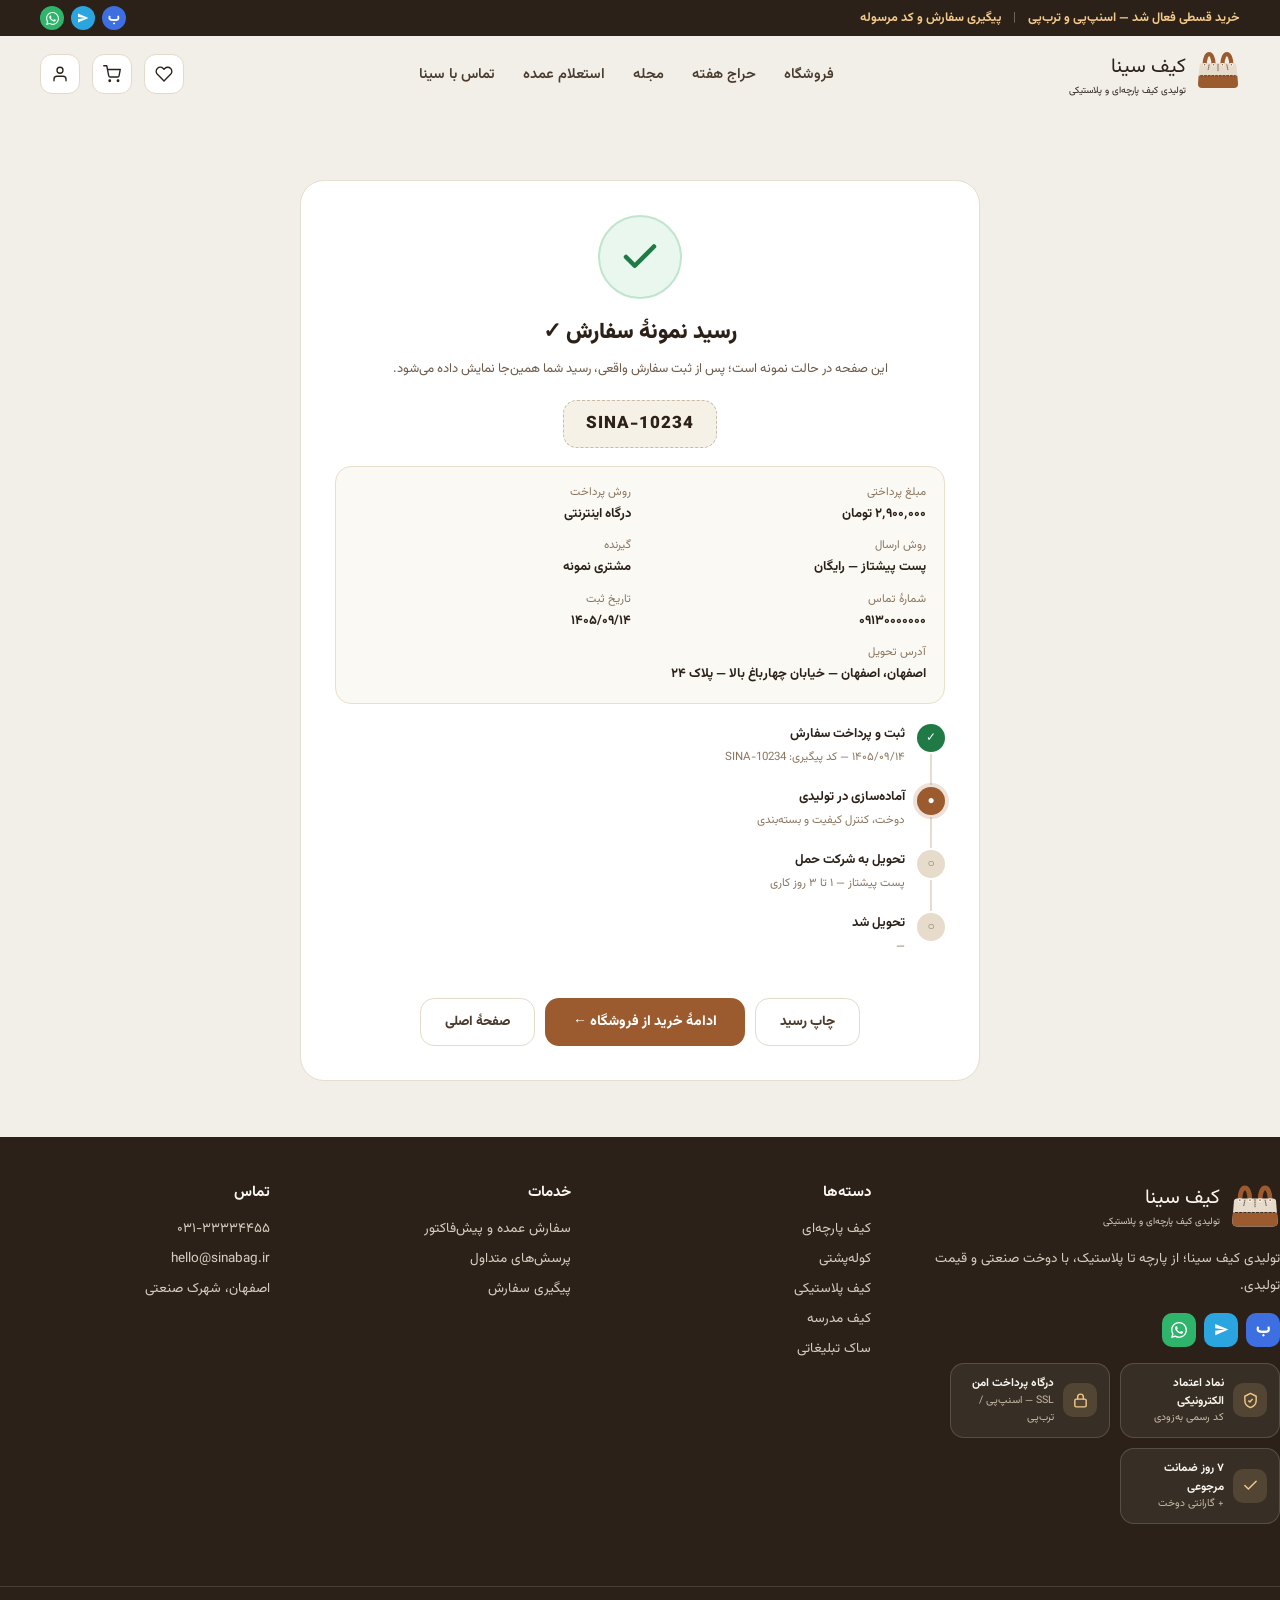
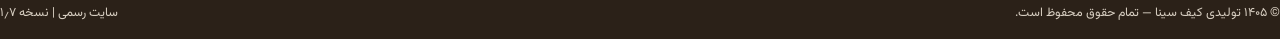
<file: success.html>
<!DOCTYPE html>
<html lang="fa" dir="rtl">
<head>
<meta charset="utf-8">
<meta name="viewport" content="width=device-width, initial-scale=1">
<title>پرداخت موفق | تولیدی کیف سینا</title>
<meta name="description" content="رسید پرداخت موفق و کد پیگیری سفارش — تولیدی کیف سینا.">
<meta name="theme-color" content="#FAF7F2">
<link rel="icon" type="image/png" sizes="32x32" href="img/favicon-32.png">
<link rel="icon" type="image/png" sizes="64x64" href="img/favicon-64.png">
<link rel="icon" type="image/png" sizes="192x192" href="img/favicon-192.png">
<link rel="apple-touch-icon" href="img/favicon-192.png">
<link rel="stylesheet" href="style.css">
<script src="products.js"></script>
<script src="app.js"></script>
</head>
<body>
<div class="topbar"><div class="wrap">
  <div class="tb-r"><a href="index.html#faq">خرید قسطی فعال شد — اسنپ‌پی و ترب‌پی</a><span style="opacity:.4">|</span><a href="index.html" title="پیگیری سفارش در صفحهٔ اصلی">پیگیری سفارش و کد مرسوله</a></div>
  <div class="tb-soc" aria-label="پیام‌رسان‌ها">
    <a class="soc-bl" href="#" data-toast="کانال بلهٔ تولیدی سینا: bale.ai/sinabag" title="بله" aria-label="بله">ب</a>
    <a class="soc-tg" href="#" data-toast="کانال تلگرام: t.me/sinabag" title="تلگرام" aria-label="تلگرام"><svg viewBox="0 0 24 24" width="12" height="12" fill="currentColor"><path d="M2.01 21L23 12 2.01 3 2 10l15 2-15 2z"/></svg></a>
    <a class="soc-wa" href="#" data-toast="واتس‌اپ سفارش: ۰۹۱۳-۰۰۰-۰۰۰۰" title="واتس‌اپ" aria-label="واتس‌اپ"><svg viewBox="0 0 24 24" width="13" height="13" fill="currentColor"><path d="M17.472 14.382c-.297-.149-1.758-.867-2.03-.967-.273-.099-.471-.148-.67.15-.197.297-.767.966-.94 1.164-.173.199-.347.223-.644.075-.297-.15-1.255-.463-2.39-1.475-.883-.788-1.48-1.761-1.653-2.059-.173-.297-.018-.458.13-.606.134-.133.298-.347.446-.52.149-.174.198-.298.298-.497.099-.198.05-.371-.025-.52-.075-.149-.669-1.612-.916-2.207-.242-.579-.487-.5-.669-.51l-.57-.01c-.198 0-.52.074-.792.372-.272.297-1.04 1.016-1.04 2.479 0 1.462 1.065 2.875 1.213 3.074.149.198 2.096 3.2 5.077 4.487.709.306 1.262.489 1.694.625.712.227 1.36.195 1.871.118.571-.085 1.758-.719 2.006-1.413.248-.694.248-1.289.173-1.413-.074-.124-.272-.198-.57-.347M12.05 21.785h-.004a9.87 9.87 0 01-5.031-1.378l-.361-.214-3.741.982.998-3.648-.235-.374a9.86 9.86 0 01-1.51-5.26c.001-5.45 4.436-9.884 9.888-9.884 2.64 0 5.122 1.03 6.988 2.898a9.825 9.825 0 012.893 6.994c-.003 5.45-4.437 9.884-9.885 9.884m8.413-18.297A11.815 11.815 0 0012.05 0C5.495 0 .16 5.335.157 11.892c0 2.096.547 4.142 1.588 5.945L.057 24l6.305-1.654a11.882 11.882 0 005.683 1.448h.005c6.554 0 11.89-5.335 11.893-11.893a11.821 11.821 0 00-3.48-8.413"/></svg></a>
  </div>
</div></div><header class="hd"><div class="wrap"><div class="lk" style="display:flex;align-items:center;gap:10px"><a href="index.html" aria-label="صفحهٔ اصلی تولیدی کیف سینا"><svg viewBox="0 0 240 240" width="44" height="44" aria-label="لوگوی تولیدی کیف سینا">
<title>لوگوی تولیدی کیف سینا</title>
<g transform="translate(-41.56 -37.52) scale(1.34634)">
<path d="M 66 96 C 66 38, 102 38, 102 96" fill="none" stroke="#9C5B2E" stroke-width="17" stroke-linecap="round"/>
<path d="M 138 96 C 138 38, 174 38, 174 96" fill="none" stroke="#9C5B2E" stroke-width="17" stroke-linecap="round"/>
<path d="M 56 90 L 184 90 Q 194 90 195 100 L 201 172 Q 202 190 182 190 L 58 190 Q 38 190 39 172 L 45 100 Q 46 90 56 90 Z" fill="#E7DCCB"/>
<defs><clipPath id="b27p"><path d="M 56 90 L 184 90 Q 194 90 195 100 L 201 172 Q 202 190 182 190 L 58 190 Q 38 190 39 172 L 45 100 Q 46 90 56 90 Z"/></clipPath></defs>
<g clip-path="url(#b27p)"><rect x="36" y="140" width="170" height="54" fill="#9C5B2E"/></g>
<line x1="50.00" y1="140.00" x2="190.00" y2="140.00" stroke="#2B2118" stroke-opacity="0.9" stroke-width="3.6" stroke-dasharray="8 7" stroke-linecap="round"/>
<circle cx="66" cy="96" r="7" fill="#FAF7F2"/><circle cx="66" cy="96" r="3" fill="#9C5B2E"/>
<circle cx="102" cy="96" r="7" fill="#FAF7F2"/><circle cx="102" cy="96" r="3" fill="#9C5B2E"/>
<circle cx="138" cy="96" r="7" fill="#FAF7F2"/><circle cx="138" cy="96" r="3" fill="#9C5B2E"/>
<circle cx="174" cy="96" r="7" fill="#FAF7F2"/><circle cx="174" cy="96" r="3" fill="#9C5B2E"/>
<line x1="84.00" y1="96.00" x2="80.00" y2="116.00" stroke="#2B2118" stroke-opacity="0.8" stroke-width="3" stroke-dasharray="4 4" stroke-linecap="round"/>
<line x1="120.00" y1="94.00" x2="120.00" y2="120.00" stroke="#2B2118" stroke-opacity="0.8" stroke-width="3" stroke-dasharray="4 4" stroke-linecap="round"/>
<line x1="156.00" y1="96.00" x2="160.00" y2="116.00" stroke="#2B2118" stroke-opacity="0.8" stroke-width="3" stroke-dasharray="4 4" stroke-linecap="round"/>
</g>
</svg></a><div class="lk-txt"><a href="index.html" style="display:block"><span class="lk-name" style="font-size:20px;display:block">کیف سینا</span></a><span class="lk-sub" style="font-size:9.5px;display:block">تولیدی کیف پارچه‌ای و پلاستیکی</span></div></div>
      <ul class="nav"><li><a href="category.html">فروشگاه</a></li><li><a href="index.html#deals">حراج هفته</a></li><li><a href="index.html#blog">مجله</a></li><li><a href="wholesale.html">استعلام عمده</a></li><li><a href="index.html#contact">تماس با سینا</a></li></ul>
      <div class="ic"><a class="b" href="index.html#hot" title="علاقه‌مندی‌ها" aria-label="علاقه‌مندی‌ها"><svg viewBox="0 0 24 24" width="18" height="18" fill="none" stroke="currentColor" stroke-width="1.8" stroke-linecap="round" stroke-linejoin="round" aria-hidden="true"><path d="M20.84 4.61a5.5 5.5 0 0 0-7.78 0L12 5.67l-1.06-1.06a5.5 5.5 0 0 0-7.78 7.78l1.06 1.06L12 21.23l7.78-7.78 1.06-1.06a5.5 5.5 0 0 0 0-7.78z"/></svg></a><a class="b" href="cart.html" title="سبد خرید" aria-label="سبد خرید"><svg viewBox="0 0 24 24" width="18" height="18" fill="none" stroke="currentColor" stroke-width="1.8" stroke-linecap="round" stroke-linejoin="round" aria-hidden="true"><circle cx="9" cy="21" r="1"/><circle cx="20" cy="21" r="1"/><path d="M1 1h4l2.68 13.39a2 2 0 0 0 2 1.61h9.72a2 2 0 0 0 2-1.61L23 6H6"/></svg><span class="wlbadge" id="cartBadge"></span></a><a class="b" href="login.html" title="ورود و ثبت‌نام" aria-label="ورود و ثبت‌نام"><svg viewBox="0 0 24 24" width="18" height="18" fill="none" stroke="currentColor" stroke-width="1.8" stroke-linecap="round" stroke-linejoin="round" aria-hidden="true"><path d="M20 21v-2a4 4 0 0 0-4-4H8a4 4 0 0 0-4 4v2"/><circle cx="12" cy="7" r="4"/></svg></a></div><button class="mburger" id="burger" aria-label="منو" aria-controls="mnav"><svg viewBox="0 0 24 24" width="20" height="20" fill="none" stroke="currentColor" stroke-width="2" stroke-linecap="round" aria-hidden="true"><path d="M4 7h16"/><path d="M4 12h16"/><path d="M4 17h16"/></svg></button>
    </div>
    <nav class="mnav" id="mnav"><a href="category.html">فروشگاه</a><a href="category.html?cat=کیف پارچه‌ای" style="padding-right:18px;font-size:13px;font-weight:600">— کیف پارچه‌ای</a><a href="category.html?cat=کوله‌پشتی" style="padding-right:18px;font-size:13px;font-weight:600">— کوله‌پشتی</a><a href="category.html?cat=کیف پلاستیکی" style="padding-right:18px;font-size:13px;font-weight:600">— کیف پلاستیکی</a><a href="category.html?cat=ساک تبلیغاتی" style="padding-right:18px;font-size:13px;font-weight:600">— ساک تبلیغاتی</a><a href="index.html#deals">حراج هفته</a><a href="index.html#blog">مجلهٔ سینا</a><a href="wholesale.html">استعلام قیمت عمده</a><a href="cart.html">سبد خرید</a><a href="login.html">ورود و ثبت‌نام</a><a href="index.html#faq">پرسش‌های متداول</a><a href="index.html#contact">تماس با سینا</a></nav>
  </header>
<section class="wrap" style="padding-top:38px">
      <div class="okwrap" id="okBox"></div>
    </section>
    <script>
    (function(){
      var o=SB.load('sina_order',null);
      var demo=false;
      if(!o){
        demo=true;
        o={code:'SINA-10234',date:SB.jdate(),name:'مشتری نمونه',phone:'۰۹۱۳۰۰۰۰۰۰۰',
          prv:'اصفهان',city:'اصفهان',addr:'خیابان چهارباغ بالا — پلاک ۲۴',zip:'',
          ship:{name:'پست پیشتاز',cost:0},pay:{name:'درگاه اینترنتی'},
          items:[{name:'کوله‌پشتی سفر ضدآب',color:'سرمه‌ای',qty:2,price:1450000}],
          sub:2900000,disc:0,shipCost:0,total:2900000};
      }
      var rows='';
      o.items.forEach(function(it){rows+='<div class="srow" style="text-align:right"><span>'+it.name+(it.color?' — '+it.color:'')+' ×'+SB.fa(it.qty)+'</span><b>'+SB.money(it.price*it.qty)+'</b></div>';});
      document.getElementById('okBox').innerHTML=
        '<div class="okcard">'
        +'<div class="okicon"><svg viewBox="0 0 24 24" width="42" height="42" fill="none" stroke="#1F7A45" stroke-width="2.6" stroke-linecap="round" stroke-linejoin="round"><path d="M20 6L9 17l-5-5"/></svg></div>'
        +'<h1>'+(demo?'رسید نمونهٔ سفارش':'پرداخت شما با موفقیت انجام شد')+' ✓</h1>'
        +'<div class="osub">'+(demo?'این صفحه در حالت نمونه است؛ پس از ثبت سفارش واقعی، رسید شما همین‌جا نمایش داده می‌شود.':(o.db?'سفارش شما با موفقیت در <b>سامانهٔ فروشگاه</b> ثبت شد و وارد صف آماده‌سازی تولیدی شد — تأییدیه پیامک می‌شود.':'سفارش شما ثبت شد و وارد صف آماده‌سازی در تولیدی شد — تأییدیه پیامک می‌شود.'))+'</div>'
        +'<div class="ocode">'+o.code+'</div>'
        +'<div class="ogrid">'
        +'<div>مبلغ پرداختی<b>'+SB.money(o.total)+' تومان</b></div>'
        +'<div>روش پرداخت<b>'+o.pay.name+'</b></div>'
        +'<div>روش ارسال<b>'+o.ship.name+(o.shipCost?' — '+SB.money(o.shipCost)+' تومان':' — رایگان')+'</b></div>'
        +'<div>گیرنده<b>'+o.name+'</b></div>'
        +'<div>شمارهٔ تماس<b>'+o.phone+'</b></div>'
        +'<div>تاریخ ثبت<b>'+o.date+'</b></div>'
        +'<div style="grid-column:1/-1">آدرس تحویل<b>'+o.prv+'، '+o.city+' — '+o.addr+'</b></div>'
        +'</div>'
        +'<div class="oksteps">'
        +'<div class="trk-step done"><div class="dot">✓</div><div><b>ثبت و پرداخت سفارش</b><span>'+o.date+' — کد پیگیری: '+o.code+'</span></div></div>'
        +'<div class="trk-step cur"><div class="dot">●</div><div><b>آماده‌سازی در تولیدی</b><span>دوخت، کنترل کیفیت و بسته‌بندی</span></div></div>'
        +'<div class="trk-step"><div class="dot">○</div><div><b>تحویل به شرکت حمل</b><span>'+o.ship.name+' — ۱ تا ۳ روز کاری</span></div></div>'
        +'<div class="trk-step"><div class="dot">○</div><div><b>تحویل شد</b><span>—</span></div></div>'
        +'</div>'
        +'<div class="okbtns"><button class="btnghost" type="button" id="prGo">چاپ رسید</button><a class="btnmain" href="category.html">ادامهٔ خرید از فروشگاه ←</a><a class="btnghost" href="index.html">صفحهٔ اصلی</a></div>'
        +'</div>';
      document.getElementById('prGo').addEventListener('click',function(){SB.printInvoice(o);});
    })();
    </script><footer class="ft"><div class="wrap">
      <div><a href="index.html" style="display:flex;align-items:center;gap:10px"><svg viewBox="0 0 240 240" width="50" height="50" aria-label="لوگوی تولیدی کیف سینا">
<title>لوگوی تولیدی کیف سینا</title>
<g transform="translate(-41.56 -37.52) scale(1.34634)">
<path d="M 66 96 C 66 38, 102 38, 102 96" fill="none" stroke="#9C5B2E" stroke-width="17" stroke-linecap="round"/>
<path d="M 138 96 C 138 38, 174 38, 174 96" fill="none" stroke="#9C5B2E" stroke-width="17" stroke-linecap="round"/>
<path d="M 56 90 L 184 90 Q 194 90 195 100 L 201 172 Q 202 190 182 190 L 58 190 Q 38 190 39 172 L 45 100 Q 46 90 56 90 Z" fill="#E7DCCB"/>
<defs><clipPath id="b27pf"><path d="M 56 90 L 184 90 Q 194 90 195 100 L 201 172 Q 202 190 182 190 L 58 190 Q 38 190 39 172 L 45 100 Q 46 90 56 90 Z"/></clipPath></defs>
<g clip-path="url(#b27pf)"><rect x="36" y="140" width="170" height="54" fill="#9C5B2E"/></g>
<line x1="50.00" y1="140.00" x2="190.00" y2="140.00" stroke="#2B2118" stroke-opacity="0.9" stroke-width="3.6" stroke-dasharray="8 7" stroke-linecap="round"/>
<circle cx="66" cy="96" r="7" fill="#FAF7F2"/><circle cx="66" cy="96" r="3" fill="#9C5B2E"/>
<circle cx="102" cy="96" r="7" fill="#FAF7F2"/><circle cx="102" cy="96" r="3" fill="#9C5B2E"/>
<circle cx="138" cy="96" r="7" fill="#FAF7F2"/><circle cx="138" cy="96" r="3" fill="#9C5B2E"/>
<circle cx="174" cy="96" r="7" fill="#FAF7F2"/><circle cx="174" cy="96" r="3" fill="#9C5B2E"/>
<line x1="84.00" y1="96.00" x2="80.00" y2="116.00" stroke="#2B2118" stroke-opacity="0.8" stroke-width="3" stroke-dasharray="4 4" stroke-linecap="round"/>
<line x1="120.00" y1="94.00" x2="120.00" y2="120.00" stroke="#2B2118" stroke-opacity="0.8" stroke-width="3" stroke-dasharray="4 4" stroke-linecap="round"/>
<line x1="156.00" y1="96.00" x2="160.00" y2="116.00" stroke="#2B2118" stroke-opacity="0.8" stroke-width="3" stroke-dasharray="4 4" stroke-linecap="round"/>
</g>
</svg><span class="lk-txt" style="color:#FAF7F2;display:block"><span class="lk-name" style="font-size:20px;display:block">کیف سینا</span><span class="lk-sub" style="font-size:9.5px;color:#D8CFC2;display:block">تولیدی کیف پارچه‌ای و پلاستیکی</span></span></a><p style="font-size:13.5px;margin-top:14px;line-height:2">تولیدی کیف سینا؛ از پارچه تا پلاستیک، با دوخت صنعتی و قیمت تولیدی.</p><div class="soc" aria-label="پیام‌رسان‌ها">
        <a class="soc-bl" href="#" data-toast="کانال بلهٔ تولیدی سینا: bale.ai/sinabag" aria-label="بله" title="بله">ب</a>
        <a class="soc-tg" href="#" data-toast="کانال تلگرام: t.me/sinabag" aria-label="تلگرام" title="تلگرام"><svg viewBox="0 0 24 24" width="15" height="15" fill="currentColor"><path d="M2.01 21L23 12 2.01 3 2 10l15 2-15 2z"/></svg></a>
        <a class="soc-wa" href="#" data-toast="واتس‌اپ سفارش: ۰۹۱۳-۰۰۰-۰۰۰۰" aria-label="واتس‌اپ" title="واتس‌اپ"><svg viewBox="0 0 24 24" width="16" height="16" fill="currentColor"><path d="M17.472 14.382c-.297-.149-1.758-.867-2.03-.967-.273-.099-.471-.148-.67.15-.197.297-.767.966-.94 1.164-.173.199-.347.223-.644.075-.297-.15-1.255-.463-2.39-1.475-.883-.788-1.48-1.761-1.653-2.059-.173-.297-.018-.458.13-.606.134-.133.298-.347.446-.52.149-.174.198-.298.298-.497.099-.198.05-.371-.025-.52-.075-.149-.669-1.612-.916-2.207-.242-.579-.487-.5-.669-.51l-.57-.01c-.198 0-.52.074-.792.372-.272.297-1.04 1.016-1.04 2.479 0 1.462 1.065 2.875 1.213 3.074.149.198 2.096 3.2 5.077 4.487.709.306 1.262.489 1.694.625.712.227 1.36.195 1.871.118.571-.085 1.758-.719 2.006-1.413.248-.694.248-1.289.173-1.413-.074-.124-.272-.198-.57-.347M12.05 21.785h-.004a9.87 9.87 0 01-5.031-1.378l-.361-.214-3.741.982.998-3.648-.235-.374a9.86 9.86 0 01-1.51-5.26c.001-5.45 4.436-9.884 9.888-9.884 2.64 0 5.122 1.03 6.988 2.898a9.825 9.825 0 012.893 6.994c-.003 5.45-4.437 9.884-9.885 9.884m8.413-18.297A11.815 11.815 0 0012.05 0C5.495 0 .16 5.335.157 11.892c0 2.096.547 4.142 1.588 5.945L.057 24l6.305-1.654a11.882 11.882 0 005.683 1.448h.005c6.554 0 11.89-5.335 11.893-11.893a11.821 11.821 0 00-3.48-8.413"/></svg></a>
      </div><div class="badges">
        <div class="badge"><span class="bi"><svg viewBox="0 0 24 24" width="17" height="17" fill="none" stroke="#F3C98B" stroke-width="2" stroke-linejoin="round"><path d="M12 2l8 4v6c0 5-3.5 8.5-8 10-4.5-1.5-8-5-8-10V6z"/><path d="M9 12l2 2 4-4"/></svg></span><span><b>نماد اعتماد الکترونیکی</b>کد رسمی به‌زودی</span></div>
        <div class="badge"><span class="bi"><svg viewBox="0 0 24 24" width="17" height="17" fill="none" stroke="#F3C98B" stroke-width="2" stroke-linecap="round"><rect x="4" y="10" width="16" height="11" rx="2"/><path d="M8 10V7a4 4 0 018 0v3"/></svg></span><span><b>درگاه پرداخت امن</b>SSL — اسنپ‌پی / ترب‌پی</span></div>
        <div class="badge"><span class="bi"><svg viewBox="0 0 24 24" width="17" height="17" fill="none" stroke="#F3C98B" stroke-width="2" stroke-linecap="round"><path d="M20 6L9 17l-5-5"/></svg></span><span><b>۷ روز ضمانت مرجوعی</b>+ گارانتی دوخت</span></div>
      </div></div>
      <div><h4>دسته‌ها</h4><ul><li><a href="category.html?cat=کیف پارچه‌ای">کیف پارچه‌ای</a></li><li><a href="category.html?cat=کوله‌پشتی">کوله‌پشتی</a></li><li><a href="category.html?cat=کیف پلاستیکی">کیف پلاستیکی</a></li><li><a href="category.html?cat=کیف مدرسه">کیف مدرسه</a></li><li><a href="category.html?cat=ساک تبلیغاتی">ساک تبلیغاتی</a></li></ul></div>
      <div><h4>خدمات</h4><ul><li><a href="wholesale.html">سفارش عمده و پیش‌فاکتور</a></li><li><a href="index.html#faq">پرسش‌های متداول</a></li><li><a href="index.html">پیگیری سفارش</a></li></ul></div>
      <div><h4>تماس</h4><ul><li><a href="tel:+983133334455">۰۳۱-۳۳۳۳۴۴۵۵</a></li><li><a href="mailto:hello@sinabag.ir">hello@sinabag.ir</a></li><li>اصفهان، شهرک صنعتی</li></ul></div>
      <div class="base" style="grid-column:1/-1"><span>© ۱۴۰۵ تولیدی کیف سینا — تمام حقوق محفوظ است.</span><span>سایت رسمی | نسخه ۱٫۷</span></div>
    </div></footer>
    <div class="toast" id="toast" role="status" aria-live="polite"></div>
<script>
(function(){
  var burger=document.getElementById("burger"),mnav=document.getElementById("mnav");
  burger.addEventListener("click",function(e){e.stopPropagation();mnav.classList.toggle("open");});
  document.addEventListener("click",function(e){if(!mnav.contains(e.target)&&e.target!==burger)mnav.classList.remove("open");});
  mnav.querySelectorAll("a").forEach(function(a){a.addEventListener("click",function(){mnav.classList.remove("open");});});
})();
</script>
</body>
</html>
</file>
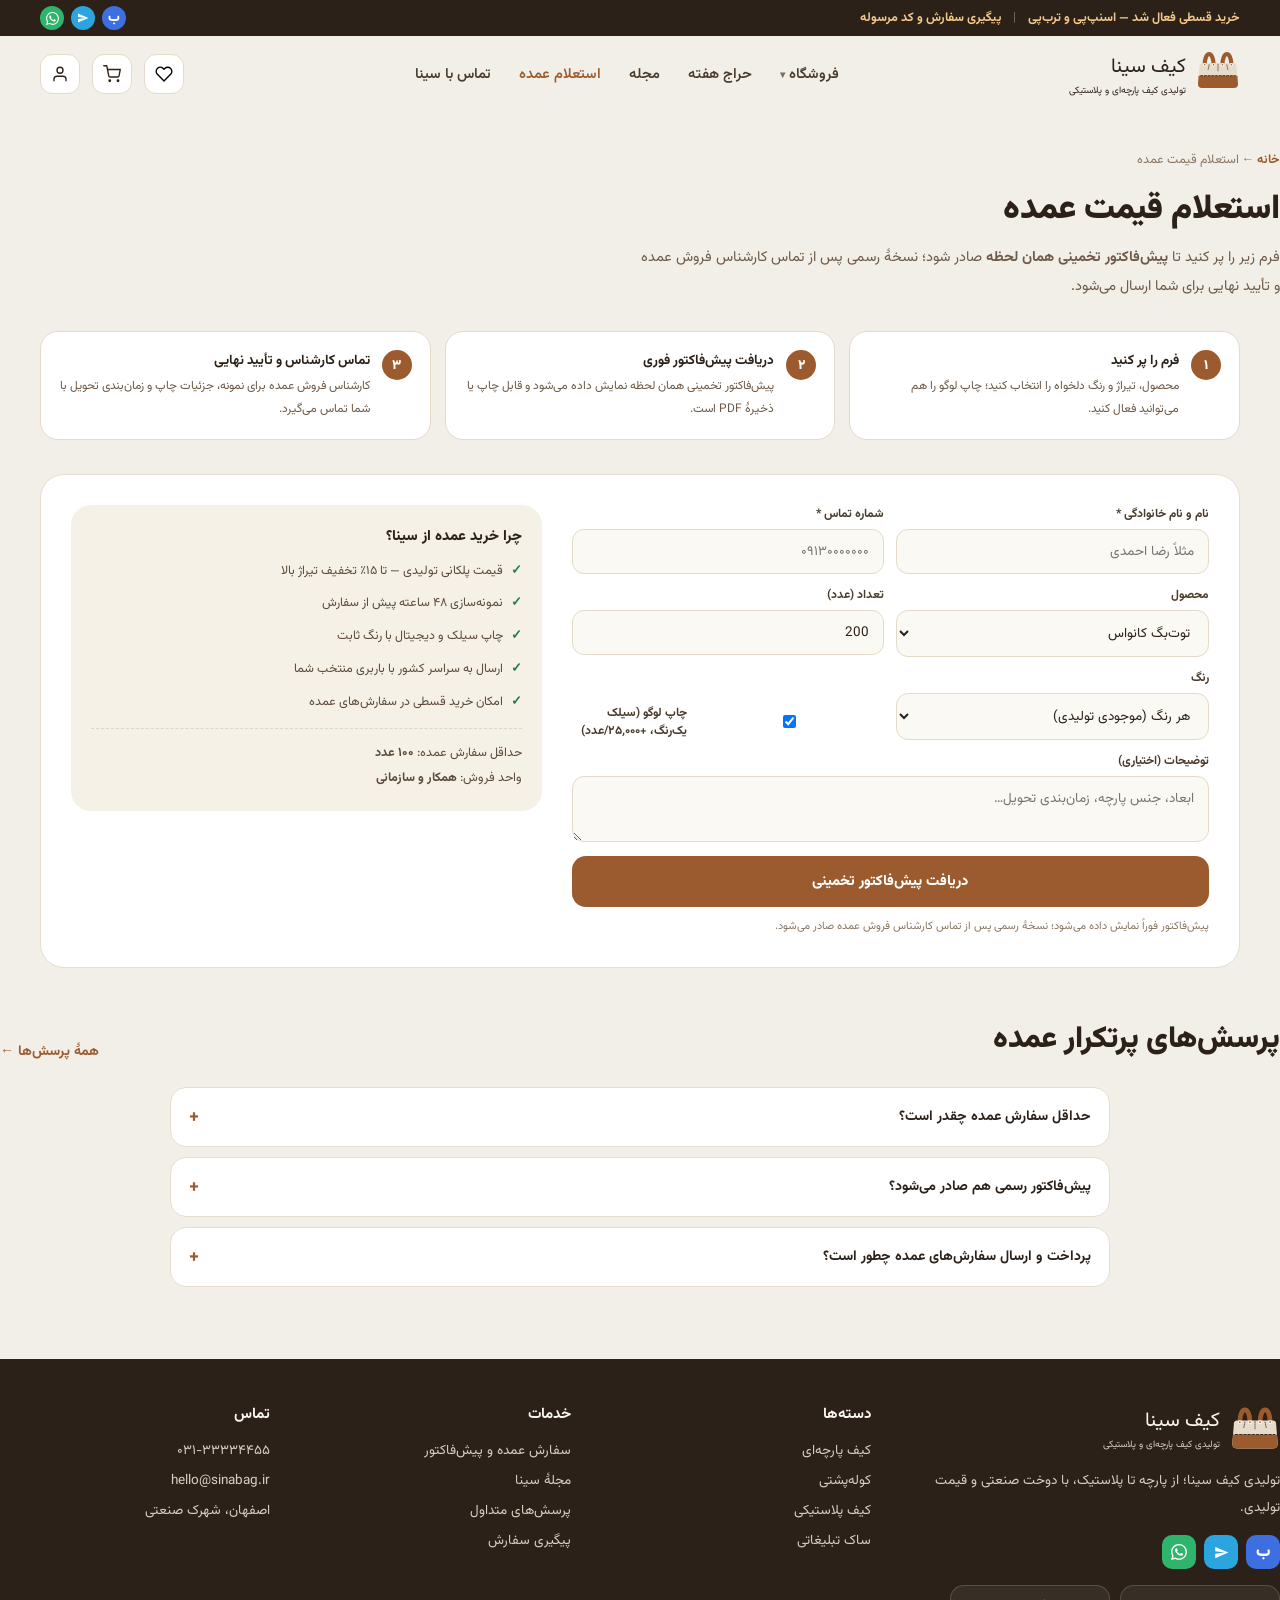
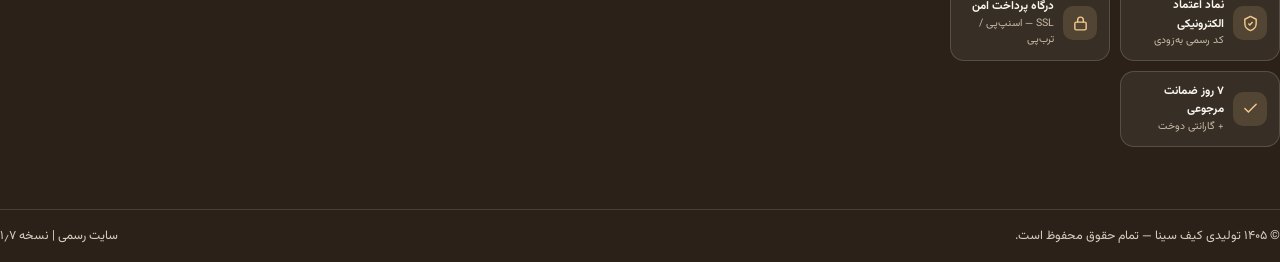
<file: wholesale.html>
<!DOCTYPE html>
<html lang="fa" dir="rtl">
<head>
<meta charset="utf-8">
<meta name="viewport" content="width=device-width, initial-scale=1">
<title>استعلام قیمت عمده و دریافت پیش‌فاکتور | تولیدی کیف سینا</title>
<meta name="description" content="فرم استعلام خرید عمده کیف پارچه‌ای، کوله‌پشتی و کیف پلاستیکی؛ پیش‌فاکتور فوری، قیمت پلکانی تولیدی، نمونه‌سازی ۴۸ ساعته و چاپ لوگو.">
<meta name="theme-color" content="#FAF7F2">
<link rel="canonical" href="https://sinabag.vercel.app/wholesale.html">
<link rel="icon" type="image/png" sizes="32x32" href="img/favicon-32.png">
<link rel="icon" type="image/png" sizes="64x64" href="img/favicon-64.png">
<link rel="icon" type="image/png" sizes="192x192" href="img/favicon-192.png">
<link rel="apple-touch-icon" href="img/favicon-192.png">
<link rel="stylesheet" href="style.css">
<script src="products.js"></script>
<script src="app.js"></script>
<script type="application/ld+json">{"@context":"https://schema.org","@type":"Organization","name":"تولیدی کیف سینا","alternateName":"SinaBag","url":"https://sinabag.vercel.app/","telephone":"+98-31-33334455","address":{"@type":"PostalAddress","addressLocality":"اصفهان","addressCountry":"IR"},"sameAs":["https://t.me/sinabag"]}</script>
</head>
<body id="top">
<div class="topbar"><div class="wrap">
  <div class="tb-r"><a href="index.html#faq">خرید قسطی فعال شد — اسنپ‌پی و ترب‌پی</a><span style="opacity:.4">|</span><a href="#" data-modal="mTrack">پیگیری سفارش و کد مرسوله</a></div>
  <div class="tb-soc" aria-label="پیام‌رسان‌ها">
    <a class="soc-bl" href="#" data-toast="کانال بلهٔ تولیدی سینا: bale.ai/sinabag" title="بله" aria-label="بله">ب</a>
    <a class="soc-tg" href="#" data-toast="کانال تلگرام: t.me/sinabag" title="تلگرام" aria-label="تلگرام"><svg viewBox="0 0 24 24" width="12" height="12" fill="currentColor"><path d="M2.01 21L23 12 2.01 3 2 10l15 2-15 2z"/></svg></a>
    <a class="soc-wa" href="#" data-toast="واتس‌اپ سفارش: ۰۹۱۳-۰۰۰-۰۰۰۰" title="واتس‌اپ" aria-label="واتس‌اپ"><svg viewBox="0 0 24 24" width="13" height="13" fill="currentColor"><path d="M17.472 14.382c-.297-.149-1.758-.867-2.03-.967-.273-.099-.471-.148-.67.15-.197.297-.767.966-.94 1.164-.173.199-.347.223-.644.075-.297-.15-1.255-.463-2.39-1.475-.883-.788-1.48-1.761-1.653-2.059-.173-.297-.018-.458.13-.606.134-.133.298-.347.446-.52.149-.174.198-.298.298-.497.099-.198.05-.371-.025-.52-.075-.149-.669-1.612-.916-2.207-.242-.579-.487-.5-.669-.51l-.57-.01c-.198 0-.52.074-.792.372-.272.297-1.04 1.016-1.04 2.479 0 1.462 1.065 2.875 1.213 3.074.149.198 2.096 3.2 5.077 4.487.709.306 1.262.489 1.694.625.712.227 1.36.195 1.871.118.571-.085 1.758-.719 2.006-1.413.248-.694.248-1.289.173-1.413-.074-.124-.272-.198-.57-.347M12.05 21.785h-.004a9.87 9.87 0 01-5.031-1.378l-.361-.214-3.741.982.998-3.648-.235-.374a9.86 9.86 0 01-1.51-5.26c.001-5.45 4.436-9.884 9.888-9.884 2.64 0 5.122 1.03 6.988 2.898a9.825 9.825 0 012.893 6.994c-.003 5.45-4.437 9.884-9.885 9.884m8.413-18.297A11.815 11.815 0 0012.05 0C5.495 0 .16 5.335.157 11.892c0 2.096.547 4.142 1.588 5.945L.057 24l6.305-1.654a11.882 11.882 0 005.683 1.448h.005c6.554 0 11.89-5.335 11.893-11.893a11.821 11.821 0 00-3.48-8.413"/></svg></a>
  </div>
</div></div>
<header class="hd"><div class="wrap"><div class="lk" style="display:flex;align-items:center;gap:10px"><a href="index.html" aria-label="صفحهٔ اصلی تولیدی کیف سینا"><svg viewBox="0 0 240 240" width="44" height="44" aria-label="لوگوی تولیدی کیف سینا">
<title>لوگوی تولیدی کیف سینا</title>
<g transform="translate(-41.56 -37.52) scale(1.34634)">
<path d="M 66 96 C 66 38, 102 38, 102 96" fill="none" stroke="#9C5B2E" stroke-width="17" stroke-linecap="round"/>
<path d="M 138 96 C 138 38, 174 38, 174 96" fill="none" stroke="#9C5B2E" stroke-width="17" stroke-linecap="round"/>
<path d="M 56 90 L 184 90 Q 194 90 195 100 L 201 172 Q 202 190 182 190 L 58 190 Q 38 190 39 172 L 45 100 Q 46 90 56 90 Z" fill="#E7DCCB"/>
<defs><clipPath id="b27"><path d="M 56 90 L 184 90 Q 194 90 195 100 L 201 172 Q 202 190 182 190 L 58 190 Q 38 190 39 172 L 45 100 Q 46 90 56 90 Z"/></clipPath></defs>
<g clip-path="url(#b27)"><rect x="36" y="140" width="170" height="54" fill="#9C5B2E"/></g>
<line x1="50.00" y1="140.00" x2="190.00" y2="140.00" stroke="#2B2118" stroke-opacity="0.9" stroke-width="3.6" stroke-dasharray="8 7" stroke-linecap="round"/>
<circle cx="66" cy="96" r="7" fill="#FAF7F2"/><circle cx="66" cy="96" r="3" fill="#9C5B2E"/>
<circle cx="102" cy="96" r="7" fill="#FAF7F2"/><circle cx="102" cy="96" r="3" fill="#9C5B2E"/>
<circle cx="138" cy="96" r="7" fill="#FAF7F2"/><circle cx="138" cy="96" r="3" fill="#9C5B2E"/>
<circle cx="174" cy="96" r="7" fill="#FAF7F2"/><circle cx="174" cy="96" r="3" fill="#9C5B2E"/>
<line x1="84.00" y1="96.00" x2="80.00" y2="116.00" stroke="#2B2118" stroke-opacity="0.8" stroke-width="3" stroke-dasharray="4 4" stroke-linecap="round"/>
<line x1="120.00" y1="94.00" x2="120.00" y2="120.00" stroke="#2B2118" stroke-opacity="0.8" stroke-width="3" stroke-dasharray="4 4" stroke-linecap="round"/>
<line x1="156.00" y1="96.00" x2="160.00" y2="116.00" stroke="#2B2118" stroke-opacity="0.8" stroke-width="3" stroke-dasharray="4 4" stroke-linecap="round"/>
</g>
</svg></a><div class="lk-txt"><div class="lk-name" style="font-size:20px">کیف سینا</div><div class="lk-sub" style="font-size:9.5px">تولیدی کیف پارچه‌ای و پلاستیکی</div></div></div>
      <ul class="nav"><li class="has-mega"><a href="index.html#cats">فروشگاه</a><div class="mega"><div><h5>کیف پارچه‌ای</h5><a class="mi" href="index.html#hot" data-q="توت‌بگ">توت‌بگ کانواس</a><a class="mi" href="index.html#hot" data-q="توت‌بگ">توت‌بگ نقش‌دار</a><a class="mi" href="index.html#hot" data-q="ساک">ساک دسته‌دار</a><a class="mi" href="index.html#hot" data-q="ساک">ساک سفر</a></div><div><h5>کوله‌پشتی</h5><a class="mi" href="index.html#hot" data-q="کوله‌پشتی">کوله شهری</a><a class="mi" href="index.html#hot" data-q="کوله‌پشتی">کوله سفر</a><a class="mi" href="index.html#hot" data-q="کوله‌پشتی">کوله مدرسه</a><a class="mi" href="index.html#hot" data-q="کوله‌پشتی">کوله لپ‌تاپ</a></div><div><h5>کیف پلاستیکی</h5><a class="mi" href="index.html#hot" data-q="پلاستیکی">کیف فروشگاهی</a><a class="mi" href="index.html#hot" data-q="پلاستیکی">کیف زیپ‌دار</a><a class="mi" href="index.html#hot" data-q="پلاستیکی">کیف رولی</a><a class="mi" href="index.html#hot" data-q="پلاستیکی">بسته‌بندی</a></div><div><h5>ساک تبلیغاتی</h5><a class="mi" href="wholesale.html">چاپ سیلک</a><a class="mi" href="wholesale.html">چاپ دیجیتال</a><a class="mi" href="wholesale.html">تیراژ عمده</a><a class="mi" href="wholesale.html">نمونه‌سازی ۴۸ ساعته</a></div><div class="mnote"><span>۳۰۰+ مدل آماده و تولید سفارشی با رنگ و ابعاد دلخواه</span><b>مشاوره: ۰۳۱-۳۳۳۳۴۴۵۵</b></div></div></li><li><a href="index.html#deals">حراج هفته</a></li><li><a href="index.html#blog">مجله</a></li><li><a href="wholesale.html" style="color:#9C5B2E">استعلام عمده</a></li><li><a href="index.html#contact">تماس با سینا</a></li></ul>
      <div class="ic"><button class="b" id="btnWl" title="علاقه‌مندی‌ها" aria-label="علاقه‌مندی‌ها"><svg viewBox="0 0 24 24" width="18" height="18" fill="none" stroke="currentColor" stroke-width="1.8" stroke-linecap="round" stroke-linejoin="round" aria-hidden="true"><path d="M20.84 4.61a5.5 5.5 0 0 0-7.78 0L12 5.67l-1.06-1.06a5.5 5.5 0 0 0-7.78 7.78l1.06 1.06L12 21.23l7.78-7.78 1.06-1.06a5.5 5.5 0 0 0 0-7.78z"/></svg><span class="wlbadge" id="wlBadge"></span></button><a class="b" href="cart.html" title="سبد خرید" aria-label="سبد خرید"><svg viewBox="0 0 24 24" width="18" height="18" fill="none" stroke="currentColor" stroke-width="1.8" stroke-linecap="round" stroke-linejoin="round" aria-hidden="true"><circle cx="9" cy="21" r="1"/><circle cx="20" cy="21" r="1"/><path d="M1 1h4l2.68 13.39a2 2 0 0 0 2 1.61h9.72a2 2 0 0 0 2-1.61L23 6H6"/></svg><span class="wlbadge" id="cartBadge"></span></a><a class="b" href="login.html" title="ورود و ثبت‌نام" aria-label="ورود و ثبت‌نام"><svg viewBox="0 0 24 24" width="18" height="18" fill="none" stroke="currentColor" stroke-width="1.8" stroke-linecap="round" stroke-linejoin="round" aria-hidden="true"><path d="M20 21v-2a4 4 0 0 0-4-4H8a4 4 0 0 0-4 4v2"/><circle cx="12" cy="7" r="4"/></svg></a></div><button class="mburger" id="burger" aria-label="منو" aria-controls="mnav"><svg viewBox="0 0 24 24" width="20" height="20" fill="none" stroke="currentColor" stroke-width="2" stroke-linecap="round" aria-hidden="true"><path d="M4 7h16"/><path d="M4 12h16"/><path d="M4 17h16"/></svg></button>
    </div>
    <nav class="mnav" id="mnav"><a href="index.html#cats">فروشگاه</a><a href="index.html#hot" data-q="توت‌بگ" style="padding-right:18px;font-size:13px;font-weight:600">— کیف پارچه‌ای</a><a href="index.html#hot" data-q="کوله‌پشتی" style="padding-right:18px;font-size:13px;font-weight:600">— کوله‌پشتی</a><a href="index.html#hot" data-q="پلاستیکی" style="padding-right:18px;font-size:13px;font-weight:600">— کیف پلاستیکی</a><a href="index.html#hot" data-q="ساک" style="padding-right:18px;font-size:13px;font-weight:600">— ساک تبلیغاتی</a><a href="index.html#deals">حراج هفته</a><a href="index.html#blog">مجلهٔ سینا</a><a href="wholesale.html" style="color:#9C5B2E">استعلام قیمت عمده</a><a href="#" data-modal="mTrack">پیگیری سفارش</a><a href="index.html#faq">پرسش‌های متداول</a><a href="index.html#contact">تماس با سینا</a><a href="cart.html">سبد خرید</a><a href="login.html">ورود و ثبت‌نام</a></nav>
  </header>
  <main>
    <section class="wrap whd">
      <div class="bc"><a href="index.html">خانه</a> <span aria-hidden="true">←</span> استعلام قیمت عمده</div>
      <h1>استعلام قیمت عمده</h1>
      <p>فرم زیر را پر کنید تا <b>پیش‌فاکتور تخمینی همان لحظه</b> صادر شود؛ نسخهٔ رسمی پس از تماس کارشناس فروش عمده و تأیید نهایی برای شما ارسال می‌شود.</p>
    </section>
    <section class="wrap">
      <div class="steps">
        <div class="step"><b class="n">۱</b><div><b>فرم را پر کنید</b><span>محصول، تیراژ و رنگ دلخواه را انتخاب کنید؛ چاپ لوگو را هم می‌توانید فعال کنید.</span></div></div>
        <div class="step"><b class="n">۲</b><div><b>دریافت پیش‌فاکتور فوری</b><span>پیش‌فاکتور تخمینی همان لحظه نمایش داده می‌شود و قابل چاپ یا ذخیرهٔ PDF است.</span></div></div>
        <div class="step"><b class="n">۳</b><div><b>تماس کارشناس و تأیید نهایی</b><span>کارشناس فروش عمده برای نمونه، جزئیات چاپ و زمان‌بندی تحویل با شما تماس می‌گیرد.</span></div></div>
      </div>
      <div class="wform">
        <form id="wformF" novalidate>
          <div class="frow"><div class="fld"><label for="wfName">نام و نام خانوادگی *</label><input id="wfName" required placeholder="مثلاً رضا احمدی"></div><div class="fld"><label for="wfTel">شماره تماس *</label><input id="wfTel" required inputmode="tel" placeholder="۰۹۱۳۰۰۰۰۰۰۰"></div></div>
          <div class="frow"><div class="fld"><label for="wfProd">محصول</label><select id="wfProd"><option>توت‌بگ کانواس</option><option>کوله‌پشتی شهری</option><option>کوله‌پشتی سفر</option><option>کیف پلاستیکی زیپ‌دار</option><option>ساک تبلیغاتی با چاپ</option></select></div><div class="fld"><label for="wfQty">تعداد (عدد)</label><input id="wfQty" type="number" min="50" max="100000" value="200"></div></div>
          <div class="frow"><div class="fld"><label for="wfColor">رنگ</label><select id="wfColor"><option>هر رنگ (موجودی تولیدی)</option><option>تک‌رنگ</option><option>دو رنگ مخلوط</option><option>رنگ سفارشی (پنتون)</option></select></div><div class="fld" style="justify-content:flex-end"><label class="chk" style="margin:0"><input type="checkbox" id="wfPrint" checked> چاپ لوگو (سیلک یک‌رنگ، +۲۵٬۰۰۰/عدد)</label></div></div>
          <div class="fld" style="margin-bottom:14px"><label for="wfNote">توضیحات (اختیاری)</label><textarea id="wfNote" rows="2" placeholder="ابعاد، جنس پارچه، زمان‌بندی تحویل…"></textarea></div>
          <button class="wbtn" type="submit">دریافت پیش‌فاکتور تخمینی</button>
          <p style="font-size:11px;color:#8A7660;margin-top:10px;line-height:1.9">پیش‌فاکتور فوراً نمایش داده می‌شود؛ نسخهٔ رسمی پس از تماس کارشناس فروش عمده صادر می‌شود.</p>
        </form>
        <aside class="wside">
          <h4>چرا خرید عمده از سینا؟</h4>
          <ul><li>قیمت پلکانی تولیدی — تا ۱۵٪ تخفیف تیراژ بالا</li><li>نمونه‌سازی ۴۸ ساعته پیش از سفارش</li><li>چاپ سیلک و دیجیتال با رنگ ثابت</li><li>ارسال به سراسر کشور با باربری منتخب شما</li><li>امکان خرید قسطی در سفارش‌های عمده</li></ul>
          <div style="border-top:1px dashed #E0D5C0;margin-top:14px;padding-top:12px;font-size:12.5px;line-height:2;color:#5C4B3A">حداقل سفارش عمده: <b>۱۰۰ عدد</b><br>واحد فروش: <b>همکار و سازمانی</b></div>
        </aside>
      </div>
    </section>
    <section class="sec wrap" style="padding-bottom:6px">
      <div class="head"><h2>پرسش‌های پرتکرار عمده</h2><a class="more" href="index.html#faq">همهٔ پرسش‌ها ←</a></div>
      <div class="faqwrap">
        <details class="faq"><summary>حداقل سفارش عمده چقدر است؟</summary><div class="fa-b">خرید عمده از <b>۱۰۰ عدد</b> با قیمت پلکانی تولیدی فعال است؛ از ۱۰۰ عدد ۵٪، از ۳۰۰ عدد ۱۰٪ و از ۵۰۰ عدد به بالا ۱۵٪ تخفیف روی فی واحد اعمال می‌شود.</div></details>
        <details class="faq"><summary>پیش‌فاکتور رسمی هم صادر می‌شود؟</summary><div class="fa-b">بله؛ پیش‌فاکتور تخمینی همین‌جا صادر می‌شود و نسخهٔ رسمی با مهر و امضا پس از تأیید نهایی و تماس کارشناس فروش عمده ارسال می‌گردد.</div></details>
        <details class="faq"><summary>پرداخت و ارسال سفارش‌های عمده چطور است؟</summary><div class="fa-b">تسویه نقدی، کارت‌به‌کارت یا قسطی (با اعتبارسنجی) انجام می‌شود. ارسال با پست پیشتاز، تیپاکس یا باربری منتخب شما به سراسر کشور؛ برای سفارش‌های بالای <b>۵٬۰۰۰٬۰۰۰ تومان</b> ارسال رایگان است.</div></details>
      </div>
    </section>
  </main>
  <footer class="ft" id="contact"><div class="wrap">
      <div id="about"><div class="lk" style="display:flex;align-items:center;gap:10px"><svg viewBox="0 0 240 240" width="50" height="50" aria-label="لوگوی تولیدی کیف سینا">
<title>لوگوی تولیدی کیف سینا</title>
<g transform="translate(-41.56 -37.52) scale(1.34634)">
<path d="M 66 96 C 66 38, 102 38, 102 96" fill="none" stroke="#9C5B2E" stroke-width="17" stroke-linecap="round"/>
<path d="M 138 96 C 138 38, 174 38, 174 96" fill="none" stroke="#9C5B2E" stroke-width="17" stroke-linecap="round"/>
<path d="M 56 90 L 184 90 Q 194 90 195 100 L 201 172 Q 202 190 182 190 L 58 190 Q 38 190 39 172 L 45 100 Q 46 90 56 90 Z" fill="#E7DCCB"/>
<defs><clipPath id="b27f"><path d="M 56 90 L 184 90 Q 194 90 195 100 L 201 172 Q 202 190 182 190 L 58 190 Q 38 190 39 172 L 45 100 Q 46 90 56 90 Z"/></clipPath></defs>
<g clip-path="url(#b27f)"><rect x="36" y="140" width="170" height="54" fill="#9C5B2E"/></g>
<line x1="50.00" y1="140.00" x2="190.00" y2="140.00" stroke="#2B2118" stroke-opacity="0.9" stroke-width="3.6" stroke-dasharray="8 7" stroke-linecap="round"/>
<circle cx="66" cy="96" r="7" fill="#FAF7F2"/><circle cx="66" cy="96" r="3" fill="#9C5B2E"/>
<circle cx="102" cy="96" r="7" fill="#FAF7F2"/><circle cx="102" cy="96" r="3" fill="#9C5B2E"/>
<circle cx="138" cy="96" r="7" fill="#FAF7F2"/><circle cx="138" cy="96" r="3" fill="#9C5B2E"/>
<circle cx="174" cy="96" r="7" fill="#FAF7F2"/><circle cx="174" cy="96" r="3" fill="#9C5B2E"/>
<line x1="84.00" y1="96.00" x2="80.00" y2="116.00" stroke="#2B2118" stroke-opacity="0.8" stroke-width="3" stroke-dasharray="4 4" stroke-linecap="round"/>
<line x1="120.00" y1="94.00" x2="120.00" y2="120.00" stroke="#2B2118" stroke-opacity="0.8" stroke-width="3" stroke-dasharray="4 4" stroke-linecap="round"/>
<line x1="156.00" y1="96.00" x2="160.00" y2="116.00" stroke="#2B2118" stroke-opacity="0.8" stroke-width="3" stroke-dasharray="4 4" stroke-linecap="round"/>
</g>
</svg><div class="lk-txt" style="color:#FAF7F2"><div class="lk-name" style="font-size:20px">کیف سینا</div><div class="lk-sub" style="font-size:9.5px;color:#D8CFC2">تولیدی کیف پارچه‌ای و پلاستیکی</div></div></div><p style="font-size:13.5px;margin-top:14px;line-height:2">تولیدی کیف سینا؛ از پارچه تا پلاستیک، با دوخت صنعتی و قیمت تولیدی.</p><div class="soc" aria-label="پیام‌رسان‌ها">
        <a class="soc-bl" href="#" data-toast="کانال بلهٔ تولیدی سینا: bale.ai/sinabag" aria-label="بله" title="بله">ب</a>
        <a class="soc-tg" href="#" data-toast="کانال تلگرام: t.me/sinabag" aria-label="تلگرام" title="تلگرام"><svg viewBox="0 0 24 24" width="15" height="15" fill="currentColor"><path d="M2.01 21L23 12 2.01 3 2 10l15 2-15 2z"/></svg></a>
        <a class="soc-wa" href="#" data-toast="واتس‌اپ سفارش: ۰۹۱۳-۰۰۰-۰۰۰۰" aria-label="واتس‌اپ" title="واتس‌اپ"><svg viewBox="0 0 24 24" width="16" height="16" fill="currentColor"><path d="M17.472 14.382c-.297-.149-1.758-.867-2.03-.967-.273-.099-.471-.148-.67.15-.197.297-.767.966-.94 1.164-.173.199-.347.223-.644.075-.297-.15-1.255-.463-2.39-1.475-.883-.788-1.48-1.761-1.653-2.059-.173-.297-.018-.458.13-.606.134-.133.298-.347.446-.52.149-.174.198-.298.298-.497.099-.198.05-.371-.025-.52-.075-.149-.669-1.612-.916-2.207-.242-.579-.487-.5-.669-.51l-.57-.01c-.198 0-.52.074-.792.372-.272.297-1.04 1.016-1.04 2.479 0 1.462 1.065 2.875 1.213 3.074.149.198 2.096 3.2 5.077 4.487.709.306 1.262.489 1.694.625.712.227 1.36.195 1.871.118.571-.085 1.758-.719 2.006-1.413.248-.694.248-1.289.173-1.413-.074-.124-.272-.198-.57-.347M12.05 21.785h-.004a9.87 9.87 0 01-5.031-1.378l-.361-.214-3.741.982.998-3.648-.235-.374a9.86 9.86 0 01-1.51-5.26c.001-5.45 4.436-9.884 9.888-9.884 2.64 0 5.122 1.03 6.988 2.898a9.825 9.825 0 012.893 6.994c-.003 5.45-4.437 9.884-9.885 9.884m8.413-18.297A11.815 11.815 0 0012.05 0C5.495 0 .16 5.335.157 11.892c0 2.096.547 4.142 1.588 5.945L.057 24l6.305-1.654a11.882 11.882 0 005.683 1.448h.005c6.554 0 11.89-5.335 11.893-11.893a11.821 11.821 0 00-3.48-8.413"/></svg></a>
      </div><div class="badges">
        <div class="badge"><span class="bi"><svg viewBox="0 0 24 24" width="17" height="17" fill="none" stroke="#F3C98B" stroke-width="2" stroke-linejoin="round"><path d="M12 2l8 4v6c0 5-3.5 8.5-8 10-4.5-1.5-8-5-8-10V6z"/><path d="M9 12l2 2 4-4"/></svg></span><span><b>نماد اعتماد الکترونیکی</b>کد رسمی به‌زودی</span></div>
        <div class="badge"><span class="bi"><svg viewBox="0 0 24 24" width="17" height="17" fill="none" stroke="#F3C98B" stroke-width="2" stroke-linecap="round"><rect x="4" y="10" width="16" height="11" rx="2"/><path d="M8 10V7a4 4 0 018 0v3"/></svg></span><span><b>درگاه پرداخت امن</b>SSL — اسنپ‌پی / ترب‌پی</span></div>
        <div class="badge"><span class="bi"><svg viewBox="0 0 24 24" width="17" height="17" fill="none" stroke="#F3C98B" stroke-width="2" stroke-linecap="round"><path d="M20 6L9 17l-5-5"/></svg></span><span><b>۷ روز ضمانت مرجوعی</b>+ گارانتی دوخت</span></div>
      </div></div>
      <div><h4>دسته‌ها</h4><ul><li><a href="index.html#cats">کیف پارچه‌ای</a></li><li><a href="index.html#cats">کوله‌پشتی</a></li><li><a href="index.html#cats">کیف پلاستیکی</a></li><li><a href="index.html#hot" data-q="ساک">ساک تبلیغاتی</a></li></ul></div>
      <div><h4>خدمات</h4><ul><li><a href="wholesale.html">سفارش عمده و پیش‌فاکتور</a></li><li><a href="index.html#blog">مجلهٔ سینا</a></li><li><a href="index.html#faq">پرسش‌های متداول</a></li><li><a href="#" data-modal="mTrack">پیگیری سفارش</a></li></ul></div>
      <div><h4>تماس</h4><ul><li><a href="tel:+983133334455">۰۳۱-۳۳۳۳۴۴۵۵</a></li><li><a href="mailto:hello@sinabag.ir">hello@sinabag.ir</a></li><li>اصفهان، شهرک صنعتی</li></ul></div>
      <div class="base" style="grid-column:1/-1"><span>© ۱۴۰۵ تولیدی کیف سینا — تمام حقوق محفوظ است.</span><span>سایت رسمی | نسخه ۱٫۷</span></div>
    </div></footer>
    <div class="modal" id="mTrack" role="dialog" aria-modal="true" aria-label="پیگیری سفارش"><div class="mbox">
      <button class="mclose" data-close aria-label="بستن">✕</button><h3>پیگیری سفارش</h3><div class="mcat">کد مرسولهٔ پیامک‌شده را وارد کنید (نمونه: SINA-10234)</div>
      <div class="trk-in"><input id="trkIn" placeholder="SINA-…" aria-label="کد مرسوله"><button id="trkGo" type="button">پیگیری</button></div>
      <div class="trk-err" id="trkErr">کد مرسوله پیدا نشد — دوباره بررسی کنید یا با ۰۳۱-۳۳۳۳۴۴۵۵ تماس بگیرید.</div>
      <div id="trkOut"></div>
      <div class="qnote">کانال اختصاصی پیگیری مرسوله: <b>t.me/sinabag_track</b> — هر تغییر وضعیت به‌صورت خودکار اعلام می‌شود.</div>
    </div></div>
    <div class="modal" id="mInv" role="dialog" aria-modal="true" aria-label="پیش‌فاکتور"><div class="mbox" style="max-width:620px">
      <button class="mclose" data-close aria-label="بستن">✕</button><h3 style="margin-bottom:12px">پیش‌فاکتور استعلام عمده</h3><div id="pfinvBox"></div>
      <div class="invbtns"><button class="pr" id="invPrint" type="button">چاپ / ذخیره PDF</button><button class="cl" data-close type="button">بستن</button></div>
    </div></div>
    <div class="toast" id="toast" role="status" aria-live="polite"></div>
    <script>
    (function(){
      var burger=document.getElementById('burger'),mnav=document.getElementById('mnav');
      burger.addEventListener('click',function(e){e.stopPropagation();mnav.classList.toggle('open');});
      document.addEventListener('click',function(e){if(!mnav.contains(e.target)&&e.target!==burger)mnav.classList.remove('open');});
      mnav.querySelectorAll('a').forEach(function(a){a.addEventListener('click',function(){mnav.classList.remove('open');});});
      var toastEl=document.getElementById('toast'),tt;
      function toast(m){toastEl.textContent=m;toastEl.classList.add('on');clearTimeout(tt);tt=setTimeout(function(){toastEl.classList.remove('on');},2800);}
      document.querySelectorAll('[data-toast]').forEach(function(b){b.addEventListener('click',function(e){if(b.tagName==='A')e.preventDefault();toast(b.getAttribute('data-toast'));});});
      function fa(n){return String(n).replace(/[0-9]/g,function(d){return '۰۱۲۳۴۵۶۷۸۹'[+d];});}
      function money(n){return fa(n.toLocaleString('en-US')).replace(/,/g,'٬');}
      function openM(id){var m=document.getElementById(id);m.classList.add('on');document.body.style.overflow='hidden';}
      function closeM(m){m.classList.remove('on');document.body.style.overflow='';}
      document.querySelectorAll('[data-modal]').forEach(function(b){b.addEventListener('click',function(e){e.preventDefault();openM(b.getAttribute('data-modal'));});});
      document.querySelectorAll('.modal').forEach(function(m){
        m.addEventListener('click',function(e){if(e.target===m)closeM(m);});
        m.querySelectorAll('[data-close]').forEach(function(c){c.addEventListener('click',function(){closeM(m);});});
      });
      document.addEventListener('keydown',function(e){if(e.key==='Escape')document.querySelectorAll('.modal.on').forEach(closeM);});
      document.querySelectorAll('[data-q]').forEach(function(el){
        el.addEventListener('click',function(e){
          if(el.tagName!=='A')return;
          e.preventDefault();
          location.href='index.html?q='+encodeURIComponent(el.getAttribute('data-q'))+'#hot';
        });
      });
      var WL=[];try{WL=JSON.parse(localStorage.getItem('sina_favs')||'[]');}catch(e){}
      var wlBadge=document.getElementById('wlBadge');
      if(wlBadge)wlBadge.textContent=WL.length?fa(WL.length):'';
      var btnWl=document.getElementById('btnWl');
      if(btnWl)btnWl.addEventListener('click',function(){
        toast(WL.length?'علاقه‌مندی‌های شما: '+WL.join('، '):'هنوز محصولی به علاقه‌مندی‌ها اضافه نکرده‌اید — روی ♡ هر کارت در فروشگاه بزنید');
      });
      var TRACKS={'SINA-10234':{label:'کوله‌پشتی سفر ضدآب — ۲ عدد',steps:[['ثبت سفارش','۱۴۰۵/۰۸/۱۶ — ۱۰:۲۴','done'],['تولید و بسته‌بندی','۱۴۰۵/۰۸/۱۷ — ۰۹:۱۰','done'],['تحویل به شرکت حمل','۱۴۰۵/۰۸/۱۸ — ۱۶:۴۵','done'],['در مسیر تحویل','مرکز مبادلات استان شما','cur'],['تحویل شد','—','']]},'SINA-10187':{label:'ست ۵۰ عددی کیف فروشگاهی',steps:[['ثبت سفارش','۱۴۰۵/۰۸/۱۲ — ۱۳:۰۵','done'],['تولید و بسته‌بندی','۱۴۰۵/۰۸/۱۳ — ۱۱:۳۰','done'],['تحویل به پیک','۱۴۰۵/۰۸/۱۴ — ۰۹:۰۰','done'],['در مسیر تحویل','اصفهان — پایگاه توزیع','cur'],['تحویل شد','—','']]}};
      function toEn(s){return (s||'').replace(/[۰-۹]/g,function(d){return String('۰۱۲۳۴۵۶۷۸۹'.indexOf(d));});}
      function runTrack(){
        var v=toEn((document.getElementById('trkIn').value||'').trim()).toUpperCase();
        var t=TRACKS[v],out=document.getElementById('trkOut'),err=document.getElementById('trkErr');
        if(!t){err.style.display='block';out.innerHTML='';return;}
        err.style.display='none';
        out.innerHTML='<div class="trk-ok">✓ سفارش پیدا شد: '+t.label+'</div>'+t.steps.map(function(s){return '<div class="trk-step '+s[2]+'"><div class="dot">'+(s[2]==='done'?'✓':(s[2]==='cur'?'●':'○'))+'</div><div><b>'+s[0]+'</b><span>'+s[1]+'</span></div></div>';}).join('');
      }
      document.getElementById('trkGo').addEventListener('click',runTrack);
      document.getElementById('trkIn').addEventListener('keydown',function(e){if(e.key==='Enter')runTrack();});
      var WPRICE={'توت‌بگ کانواس':290000,'کوله‌پشتی شهری':980000,'کوله‌پشتی سفر':1450000,'کیف پلاستیکی زیپ‌دار':110000,'ساک تبلیغاتی با چاپ':350000};
      function tier(q){return q>=500?15:(q>=300?10:(q>=100?5:0));}
      document.getElementById('wformF').addEventListener('submit',function(e){
        e.preventDefault();
        var name=document.getElementById('wfName').value.trim(),tel=document.getElementById('wfTel').value.trim();
        if(!name){toast('نام و نام خانوادگی را وارد کنید');document.getElementById('wfName').focus();return;}
        var telEn=toEn(tel).replace(/\D/g,'');
        if(telEn.length<10){toast('شماره تماس معتبر وارد کنید (مثلاً ۰۹۱۳۰۰۰۰۰۰۰)');document.getElementById('wfTel').focus();return;}
        var prod=document.getElementById('wfProd').value,q=Math.max(50,parseInt(document.getElementById('wfQty').value||'0',10)||50);
        var unit=WPRICE[prod]||0,print=document.getElementById('wfPrint').checked&&prod!=='ساک تبلیغاتی با چاپ';
        if(print)unit+=25000;
        var gross=unit*q,dsc=tier(q),disc=Math.round(gross*dsc/100),net=gross-disc;
        var dt=new Intl.DateTimeFormat('fa-IR').format(new Date());
        var no='SINA-PF-'+Math.floor(1000+Math.random()*9000);
        /* store the inquiry for the admin panel (best-effort, non-blocking) */
        try{fetch('/api/admin',{method:'POST',headers:{'Content-Type':'application/json'},body:JSON.stringify({action:'inquiry',name:name,phone:telEn,product:prod,qty:q,color:document.getElementById('wfColor').value,print_logo:document.getElementById('wfPrint').checked,note:document.getElementById('wfNote').value.trim()})}).catch(function(){});}catch(e){}
        document.getElementById('pfinvBox').innerHTML='<div class="pfinv"><div class="ph"><b>تولیدی کیف سینا</b><span>شماره: '+fa(no)+'</span></div><div style="display:flex;justify-content:space-between;font-size:11.5px;color:#8A7660;margin-bottom:6px"><span>خریدار: <b style="color:#2B2118">'+name+'</b></span><span>تاریخ: '+dt+'</span></div><div style="font-size:11.5px;color:#8A7660;margin-bottom:4px">تماس: '+fa(tel)+'</div><table class="itab"><tr><th>شرح</th><th>تعداد</th><th>فی (تومان)</th><th>مبلغ کل</th></tr><tr><td>'+prod+(print?' + چاپ لوگو سیلک یک‌رنگ':'')+'</td><td>'+fa(q)+'</td><td>'+money(unit)+'</td><td>'+money(gross)+'</td></tr><tr class="tsum"><td colspan="3">تخفیف پلکانی تیراژ ('+fa(dsc)+'٪)</td><td>−'+money(disc)+'</td></tr><tr class="tsum"><td colspan="3">مبلغ قابل پرداخت</td><td><b>'+money(net)+' تومان</b></td></tr></table><div class="note">• اعتبار این پیش‌فاکتور: ۳ روز کاری — نرخ‌ها تخمینی و بر اساس تیراژ فعلی است.<br>• مالیات بر ارزش افزوده بر اساس قوانین جاری در فاکتور رسمی محاسبه می‌شود.<br>• هزینهٔ ارسال جداگانه و بر اساس مقصد و روش ارسال (پیک/پست/باربری) است.<br>• پرداخت: نقدی، کارت‌به‌کارت یا خرید قسطی (اسنپ‌پی/ترب‌پی)؛ برای عمده، تسویه توافقی.</div></div>';
        openM('mInv');
      });
      document.getElementById('invPrint').addEventListener('click',function(){window.print();});
    })();
    </script>
</body></html>
</file>
<file: style.css>
@font-face{font-family:'Vazirmatn';font-style:normal;font-weight:400;font-display:swap;src:url('fonts/Vazirmatn-Regular.woff2') format('woff2');}
@font-face{font-family:'Vazirmatn';font-style:normal;font-weight:500;font-display:swap;src:url('fonts/Vazirmatn-Medium.woff2') format('woff2');}
@font-face{font-family:'Vazirmatn';font-style:normal;font-weight:600;font-display:swap;src:url('fonts/Vazirmatn-SemiBold.woff2') format('woff2');}
@font-face{font-family:'Vazirmatn';font-style:normal;font-weight:700;font-display:swap;src:url('fonts/Vazirmatn-Bold.woff2') format('woff2');}
@font-face{font-family:'Vazirmatn';font-style:normal;font-weight:800;font-display:swap;src:url('fonts/Vazirmatn-ExtraBold.woff2') format('woff2');}
@font-face{font-family:'Vazirmatn';font-style:normal;font-weight:900;font-display:swap;src:url('fonts/Vazirmatn-Black.woff2') format('woff2');}
*{margin:0;padding:0;box-sizing:border-box}
html{scroll-behavior:smooth}
body{font-family:'Vazirmatn',sans-serif;direction:rtl;background:#FAF7F2;color:#2B2118;-webkit-font-smoothing:antialiased;min-height:100vh}
img{display:block;max-width:100%}
a{text-decoration:none;color:inherit}
ul{list-style:none}
button{font-family:inherit;cursor:pointer}
.wrap{max-width:1360px;margin:0 auto;padding:0 40px}
#cats,#hot,#deals,#reviews,#blog,#wholesale,#faq,#about,#contact{scroll-margin-top:16px}

body{background:#F2EFE9}
.hd{background:#F2EFE9;position:relative}
.hd .wrap{display:flex;align-items:center;justify-content:space-between;height:76px}
.nav{display:flex;gap:28px;font-size:14.5px;font-weight:600;color:#4A3B2C}
.ic{display:flex;gap:12px}
.ic .b{width:40px;height:40px;border-radius:12px;background:#fff;border:1px solid #E3DACA;display:flex;align-items:center;justify-content:center;font-size:16px;padding:0}
.mburger{display:none}
.mnav{display:none}
.intro{padding:44px 0 26px;display:flex;align-items:flex-end;justify-content:space-between;gap:40px}
.intro h1{font-size:44px;font-weight:900;line-height:1.35;max-width:640px}
.intro h1 span{color:#9C5B2E}
.intro p{font-size:15.5px;color:#6E5A48;line-height:2;max-width:400px}
.searchbig{display:flex;align-items:center;background:#fff;border:1px solid #E3DACA;border-radius:99px;padding:8px 8px 8px 22px;height:56px;gap:12px;color:#8A7A66;font-size:14.5px}
.searchbig input{flex:1;min-width:0;border:0;outline:0;background:transparent;font:inherit;color:#2B2118}
.searchbig input::placeholder{color:#8A7A66}
.searchbig .btn{background:#9C5B2E;color:#fff;padding:12px 26px;border-radius:99px;font-size:14px;font-weight:700;border:0;white-space:nowrap}
.catgrid{display:grid;grid-template-columns:repeat(3,1fr);grid-auto-rows:215px;gap:16px}
.cc{position:relative;border-radius:22px;overflow:hidden;display:flex;align-items:flex-end}
.cc img{position:absolute;inset:0;width:100%;height:100%;object-fit:cover;transition:.3s}
.cc:hover img{transform:scale(1.04)}
.cc .ov{position:relative;z-index:2;width:100%;background:linear-gradient(transparent,rgba(28,20,12,.82));color:#FAF7F2;padding:36px 22px 18px;display:flex;align-items:flex-end;justify-content:space-between}
.cc b{font-size:20px;font-weight:800;display:block}
.cc span{font-size:12.5px;opacity:.85}
.cc .go{width:40px;height:40px;border-radius:50%;background:#FAF7F2;color:#2B2118;display:flex;align-items:center;justify-content:center;font-size:18px;font-weight:900;flex-shrink:0;margin-right:10px}
.cc.wide{grid-column:span 2}
.sec{padding:48px 0 0}
.head{display:flex;align-items:flex-end;justify-content:space-between;margin-bottom:24px}
.head h2{font-size:30px;font-weight:900}
.head .more{font-size:14px;font-weight:700;color:#9C5B2E}
.grid{display:grid;grid-template-columns:repeat(4,1fr);gap:16px}
.pcard{background:#fff;border:1px solid #E6DECE;border-radius:18px;overflow:hidden}
.pimg{position:relative;background:#F1ECDF}
.pimg img{height:220px;width:100%;object-fit:cover}
.ptag{position:absolute;top:12px;right:12px;background:#fff;color:#9C5B2E;border:1px solid #E6DECE;font-size:11px;font-weight:700;padding:5px 12px;border-radius:99px}
.pinfo{padding:14px 16px}
.pname{font-size:15px;font-weight:700}
.pcat{font-size:12px;color:#8A7660}
.pfoot{display:flex;align-items:center;justify-content:space-between;margin-top:10px;gap:8px}
.pprice{font-size:15.5px;font-weight:800}
.pprice small{font-size:11px;color:#8A7660}
.pold{font-size:12px;color:#B7A88F;text-decoration:line-through}
.padd{width:32px;height:32px;border-radius:50%;background:#9C5B2E;color:#fff;display:flex;align-items:center;justify-content:center;font-size:17px;border:0;flex-shrink:0}
.padd:hover{background:#7E4A24}
.nores{display:none;text-align:center;background:#fff;border:1px dashed #E6DECE;border-radius:18px;padding:28px 16px;font-size:14.5px;color:#6E5A48;margin-top:2px}
.nores a{color:#9C5B2E;font-weight:800}
.ft{background:#2B2118;color:#D8CFC2;margin-top:56px}
.ft .wrap{display:grid;grid-template-columns:1.4fr 1fr 1fr 1fr;gap:30px;padding:44px 0 0}
.ft h4{color:#FAF7F2;font-size:15px;margin-bottom:14px}
.ft li{font-size:13.5px;margin-bottom:9px}
.ft a:hover{color:#F3C98B}
.ft .base{border-top:1px solid rgba(250,247,242,.14);margin-top:32px;padding:16px 0;font-size:12.5px;display:flex;justify-content:space-between}
.toast{position:fixed;bottom:24px;right:50%;transform:translateX(50%);background:#2B2118;color:#FAF7F2;padding:12px 24px;border-radius:99px;font-size:14px;font-weight:600;opacity:0;pointer-events:none;transition:.25s;z-index:99;box-shadow:0 8px 24px rgba(0,0,0,.28);max-width:92vw;text-align:center}
.toast.on{opacity:1}

/* --- mid screens (interpolation; approved desktop >=1100, approved mobile <=768) --- */
@media(max-width:1100px){
.intro{flex-direction:column;align-items:flex-start;gap:14px}
.intro h1{font-size:38px}
.intro p{max-width:none}
}
@media(max-width:900px){
.grid{grid-template-columns:repeat(2,1fr)}
.catgrid{grid-auto-rows:180px}
.ft .wrap{grid-template-columns:1fr 1fr}
}

/* --- mobile: exactly the approved 390px design --- */
@media(max-width:768px){
.wrap{max-width:100%;padding:0 18px}
.nav{display:none}
.hd .lk-sub{display:none}
.hd .wrap{height:58px}
.mburger{display:flex;width:40px;height:40px;border-radius:12px;background:#fff;border:1px solid #E2D8C8;color:#2B2118;font-size:19px;font-weight:900;align-items:center;justify-content:center;flex-shrink:0;padding:0}
.mnav{display:block;position:absolute;top:100%;right:0;left:0;background:#FAF7F2;border-bottom:1px solid #E3DACA;box-shadow:0 14px 30px rgba(28,20,12,.12);z-index:50;padding:6px 18px 14px;visibility:hidden;opacity:0;transform:translateY(-6px);transition:.2s}
.mnav.open{visibility:visible;opacity:1;transform:none}
.mnav a{display:block;padding:12px 4px;font-weight:700;font-size:15px;color:#4A3B2C;border-bottom:1px dashed #E7DCCB}
.mnav a:last-child{border-bottom:none}
section.sec{padding:34px 0}
.grid{grid-template-columns:repeat(2,1fr);gap:12px}
.pimg img{height:150px}
.ft .wrap{grid-template-columns:1fr 1fr;gap:18px;padding:32px 0 0}
.ft .base{flex-wrap:wrap;gap:6px;flex-direction:column;text-align:center}
.intro{flex-direction:column;align-items:flex-start;gap:12px;padding:30px 0 18px}
.intro h1{font-size:29px}
.intro p{font-size:13.5px}
.searchbig{height:50px;font-size:12px;padding-left:14px}
.searchbig span{white-space:nowrap;overflow:hidden;text-overflow:ellipsis}
.searchbig .btn{padding:10px 16px;font-size:12.5px}
.catgrid{grid-template-columns:repeat(2,1fr);grid-auto-rows:150px;grid-auto-flow:dense;gap:10px}
.cc{border-radius:16px}
.cc.wide{grid-column:span 2}
.cc b{font-size:15px}
.cc .go{width:34px;height:34px;font-size:15px}
.head h2{font-size:23px}
.ft{margin-top:40px}
}
@media(max-width:352px){
.catgrid{grid-template-columns:1fr}
.cc.wide{grid-column:span 1}
}
/* ===== v1.1: topbar, mega, chips, deals, cards, reviews, blog, wholesale, faq, seo, footer, modals ===== */
.topbar{background:#2B2118;color:#E9DFD2;font-size:12.5px}
.topbar .wrap{display:flex;align-items:center;justify-content:space-between;height:36px;gap:12px}
.tb-r{display:flex;align-items:center;gap:12px;white-space:nowrap}
.tb-r a{color:#F3C98B;font-weight:700}
.tb-soc{display:flex;gap:7px}
.tb-soc a{width:24px;height:24px;border-radius:50%;display:flex;align-items:center;justify-content:center;color:#fff;font-weight:900;font-size:13px}
.soc-tg{background:#2AA5E0}.soc-wa{background:#2FB56B}.soc-bl{background:#3D6FE0}
.nav>li{position:relative}
.nav .has-mega>a::after{content:'▾';font-size:10px;margin-right:4px;opacity:.7}
.mega{position:absolute;top:calc(100% + 12px);right:-20px;width:730px;max-width:calc(100vw - 32px);background:#fff;border:1px solid #E3DACA;border-radius:18px;box-shadow:0 24px 60px rgba(28,20,12,.16);padding:20px;display:grid;grid-template-columns:1fr 1fr 1fr 1fr;gap:16px;opacity:0;visibility:hidden;transform:translateY(8px);transition:.18s;z-index:60}
.nav li:hover .mega,.nav li:focus-within .mega{opacity:1;visibility:visible;transform:none}
.mega h5{font-size:13.5px;font-weight:800;color:#9C5B2E;margin-bottom:8px;padding-bottom:7px;border-bottom:1px dashed #EADFCB}
.mega a.mi{display:block;font-size:12.5px;color:#5C4B3A;padding:4.5px 0}
.mega a.mi:hover{color:#9C5B2E}
.mega .mnote{grid-column:1/-1;border-top:1px dashed #EADFCB;padding-top:10px;font-size:12px;color:#8A7660;display:flex;justify-content:space-between;gap:10px;flex-wrap:wrap}
.mega .mnote b{color:#2B2118}
.ic .b{position:relative}
.wlbadge{position:absolute;top:-5px;left:-5px;background:#9C5B2E;color:#fff;font-size:10px;font-weight:800;min-width:16px;height:16px;border-radius:99px;display:flex;align-items:center;justify-content:center;padding:0 3px}
.wlbadge:empty{display:none}
.deals{margin-top:42px}
.dealband{background:#2B2118;border-radius:22px;color:#FAF7F2;padding:20px 22px;display:grid;grid-template-columns:220px 1fr;gap:22px;align-items:center}
.dtitle{font-size:19px;font-weight:900;line-height:1.6}
.dtitle .k{color:#F3C98B;font-size:11.5px;font-weight:800;letter-spacing:1px;display:block;margin-bottom:5px}
.timer{display:flex;gap:8px;margin-top:12px}
.tbox{background:rgba(250,247,242,.08);border:1px solid rgba(250,247,242,.18);border-radius:12px;min-width:52px;padding:8px 6px;text-align:center}
.tbox b{display:block;font-size:20px;font-weight:900;color:#F3C98B;font-variant-numeric:tabular-nums}
.tbox span{font-size:10.5px;color:#C9BBA6}
.dnote{color:#C9BBA6;font-size:11.5px;margin-top:10px;line-height:1.8}
.dgrid{display:grid;grid-template-columns:1fr 1fr;gap:12px}
.dcard{background:#FAF7F2;color:#2B2118;border-radius:16px;padding:12px;display:flex;gap:12px;align-items:center}
.dcard img{width:86px;height:86px;border-radius:12px;object-fit:cover;flex-shrink:0}
.dcard .dn{font-size:13.5px;font-weight:800;line-height:1.7}
.dcard .dp{margin-top:5px;display:flex;align-items:center;gap:8px;flex-wrap:wrap}
.dcard .np{font-size:15px;font-weight:900;color:#9C5B2E}
.dcard .op{font-size:11.5px;color:#B7A88F;text-decoration:line-through}
.dcard .off{background:#9C5B2E;color:#fff;font-size:10.5px;font-weight:800;border-radius:99px;padding:2px 9px}
.insttag{background:#EAF7EF;color:#1F7A45;border:1px solid #BFE5CD;font-size:10.5px;font-weight:800;border-radius:99px;padding:2.5px 10px;display:inline-flex;align-items:center;gap:4px;margin-top:7px}
.prate{display:flex;align-items:center;gap:5px;font-size:11.5px;color:#8A7660;margin-top:6px}
.prate .st{color:#E8A93D;font-size:12px;letter-spacing:1px}
.psw{display:flex;align-items:center;gap:5px;margin-top:9px}
.psw i{width:16px;height:16px;border-radius:50%;border:2px solid #fff;outline:1px solid #D8CCB8;cursor:pointer;transition:.15s}
.psw i.on{outline:2px solid #9C5B2E;transform:scale(1.12)}
.psw .more{font-size:10.5px;font-weight:800;color:#9C5B2E;cursor:pointer;background:none;border:0;padding:0 2px}
.ptag.inst{top:auto;bottom:12px;background:#EAF7EF;color:#1F7A45;border-color:#BFE5CD}
.pacts{position:absolute;bottom:10px;left:10px;display:flex;flex-direction:column;gap:6px;opacity:0;transform:translateX(-6px);transition:.2s;z-index:3}
.pcard:hover .pacts{opacity:1;transform:none}
.pacts button{width:34px;height:34px;border-radius:50%;background:#fff;border:1px solid #E3DACA;font-size:14px;display:flex;align-items:center;justify-content:center;color:#4A3B2C;box-shadow:0 4px 12px rgba(28,20,12,.12);transition:.15s;padding:0}
.pacts button:hover,.pacts button.on{background:#9C5B2E;color:#fff;border-color:#9C5B2E}
.rsum{display:flex;align-items:center;gap:16px;background:#fff;border:1px solid #E6DECE;border-radius:18px;padding:14px 20px;margin-bottom:16px;flex-wrap:wrap}
.rsum .big{font-size:34px;font-weight:900;color:#9C5B2E;line-height:1}
.rsum .st{color:#E8A93D;font-size:15px;letter-spacing:2px}
.rsum>span{font-size:12.5px;color:#8A7660}
.rsum .sep{border-right:1px solid #E7DCCB;padding-right:16px}
.rgrid{display:grid;grid-template-columns:1fr 1fr;gap:16px}
.rcard{background:#fff;border:1px solid #E6DECE;border-radius:18px;padding:18px}
.rhead{display:flex;align-items:center;gap:12px;margin-bottom:10px}
.rav{width:44px;height:44px;border-radius:50%;background:#F1E7D4;color:#9C5B2E;display:flex;align-items:center;justify-content:center;font-weight:900;font-size:15px;flex-shrink:0}
.rname{font-size:14px;font-weight:800}
.rcity{font-size:11.5px;color:#8A7660}
.rstars{margin-right:auto;color:#E8A93D;font-size:13px;letter-spacing:2px;white-space:nowrap}
.rtext{font-size:13.5px;color:#5C4B3A;line-height:2.1}
.rmeta{margin-top:10px;display:flex;justify-content:space-between;align-items:center;font-size:11.5px;color:#8A7660}
.rvf{color:#1F7A45;font-weight:800}
.bgrid{display:grid;grid-template-columns:repeat(4,1fr);gap:16px}
.bcard{background:#fff;border:1px solid #E6DECE;border-radius:18px;overflow:hidden;cursor:pointer;transition:.2s;text-align:right;padding:0;display:block}
.bcard:hover{transform:translateY(-4px);box-shadow:0 14px 30px rgba(28,20,12,.1)}
.bcard .bimg{position:relative;display:block;height:140px}
.bcard .bimg img{width:100%;height:100%;object-fit:cover}
.bcard .bcat{position:absolute;top:10px;right:10px;background:rgba(43,33,24,.85);color:#F3C98B;font-size:10.5px;font-weight:700;border-radius:99px;padding:3px 10px}
.bcard .bx{display:block;padding:13px 15px}
.bcard b{font-size:13.5px;font-weight:800;display:block;line-height:1.9}
.bcard .bm{font-size:11px;color:#8A7660;margin-top:8px;display:flex;gap:12px}
.wform{background:#fff;border:1px solid #E6DECE;border-radius:24px;padding:30px;display:grid;grid-template-columns:1.15fr .85fr;gap:30px;align-items:start}
.wform h3{font-size:22px;font-weight:900;margin-bottom:6px}
.wform .sub{font-size:13px;color:#8A7660;line-height:1.9;margin-bottom:18px}
.frow{display:grid;grid-template-columns:1fr 1fr;gap:12px;margin-bottom:12px}
.fld{display:flex;flex-direction:column;gap:6px}
.fld label{font-size:12px;font-weight:700;color:#4A3B2C}
.fld input,.fld select,.fld textarea{border:1px solid #E3DACA;border-radius:12px;padding:11px 14px;font:inherit;font-size:13.5px;background:#FBF9F4;outline:0;color:#2B2118;width:100%}
.fld input:focus,.fld select:focus,.fld textarea:focus{border-color:#9C5B2E}
.chk{display:flex;align-items:center;gap:8px;font-size:12.5px;font-weight:600;color:#4A3B2C}
.wbtn{background:#9C5B2E;color:#fff;border:0;border-radius:14px;padding:14px 26px;font-size:14.5px;font-weight:800;width:100%;display:inline-block;text-align:center}
.wbtn:hover{background:#7E4A24}
.wside{background:#F6F1E6;border-radius:20px;padding:20px}
.wside h4{font-size:14.5px;font-weight:800;margin-bottom:12px}
.wside li{font-size:12.5px;color:#5C4B3A;display:flex;gap:8px;margin-bottom:9px;line-height:1.9}
.wside li::before{content:'✓';color:#1F7A45;font-weight:900}
.faqwrap{max-width:940px;margin:0 auto}
.faq{background:#fff;border:1px solid #E6DECE;border-radius:16px;margin-bottom:10px;overflow:hidden}
.faq summary{list-style:none;cursor:pointer;padding:15px 18px;font-size:14px;font-weight:700;display:flex;justify-content:space-between;align-items:center;gap:12px}
.faq summary::-webkit-details-marker{display:none}
.faq summary::after{content:'+';font-size:18px;color:#9C5B2E;font-weight:900;transition:.2s}
.faq[open] summary::after{transform:rotate(45deg)}
.faq .fa-b{padding:0 18px 16px;font-size:13.5px;color:#5C4B3A;line-height:2.2}
.faq .fa-b b{color:#2B2118}
.seo{background:#fff;border:1px solid #E6DECE;border-radius:24px;padding:34px 36px;margin-top:48px}
.seo h2{font-size:21px;font-weight:900;margin-bottom:14px}
.seo h3{font-size:15.5px;font-weight:800;margin:18px 0 8px;color:#9C5B2E}
.seo p{font-size:13.5px;color:#5C4B3A;line-height:2.2;margin-bottom:10px}
.seo a{color:#9C5B2E;font-weight:700}
.ft .soc{display:flex;gap:8px;margin-top:14px}
.ft .soc a{width:34px;height:34px;border-radius:10px;display:flex;align-items:center;justify-content:center;color:#fff;font-weight:900}
.badges{display:flex;gap:10px;margin-top:16px;flex-wrap:wrap}
.badge{background:rgba(250,247,242,.06);border:1px solid rgba(250,247,242,.16);border-radius:14px;padding:10px 12px;display:flex;align-items:center;gap:9px;font-size:10.5px;color:#C9BBA6;line-height:1.6;width:160px}
.badge .bi{width:34px;height:34px;border-radius:10px;background:rgba(243,201,139,.14);display:flex;align-items:center;justify-content:center;flex-shrink:0}
.badge b{display:block;font-size:11.5px;color:#FAF7F2}
.modal{position:fixed;inset:0;background:rgba(28,20,12,.55);display:flex;align-items:center;justify-content:center;padding:18px;z-index:100;opacity:0;visibility:hidden;transition:.2s}
.modal.on{opacity:1;visibility:visible}
.mbox{background:#FAF7F2;border-radius:22px;max-width:560px;width:100%;max-height:88vh;overflow:auto;padding:24px;position:relative;transform:translateY(10px);transition:.2s}
.modal.on .mbox{transform:none}
.mclose{position:absolute;top:14px;left:14px;width:34px;height:34px;border-radius:50%;background:#fff;border:1px solid #E3DACA;font-size:14px;font-weight:900;color:#4A3B2C;z-index:2}
.mbox h3{font-size:18px;font-weight:900;margin-bottom:4px;padding-left:40px}
.mcat{font-size:12px;color:#8A7660;margin-bottom:14px}
.qv{display:grid;grid-template-columns:200px 1fr;gap:18px;align-items:start}
.qv img{width:100%;height:210px;object-fit:cover;border-radius:16px}
.qprice{font-size:20px;font-weight:900;color:#9C5B2E;margin-top:8px}
.qold{font-size:13px;color:#B7A88F;text-decoration:line-through}
.pal{display:grid;grid-template-columns:repeat(8,1fr);gap:7px;margin-top:8px}
.pal i{height:26px;border-radius:8px;cursor:pointer;outline:1px solid rgba(0,0,0,.08);transition:.15s}
.pal i.on{outline:2.5px solid #9C5B2E;outline-offset:1px}
.qnote{font-size:11.5px;color:#8A7660;margin-top:10px;line-height:1.9}
.cmp-tray{position:fixed;bottom:18px;right:50%;transform:translateX(50%) translateY(130%);background:#2B2118;color:#FAF7F2;border-radius:99px;padding:10px 14px;display:flex;align-items:center;gap:10px;z-index:90;transition:.25s;box-shadow:0 12px 30px rgba(0,0,0,.3)}
.cmp-tray.on{transform:translateX(50%)}
.cmp-tray .cts{display:flex;gap:6px}
.cmp-tray .cts span{width:26px;height:26px;border-radius:50%;background:rgba(250,247,242,.14);display:flex;align-items:center;justify-content:center;font-size:11px;font-weight:800}
.cmp-tray button{background:#F3C98B;border:0;color:#2B2118;border-radius:99px;padding:9px 18px;font-weight:800;font-size:13px;font-family:inherit}
.cmp-tray .cx{background:none;border:0;color:#C9BBA6;font-size:14px;padding:9px 4px}
.ctable{width:100%;border-collapse:collapse;font-size:12.5px;margin-top:6px}
.ctable th,.ctable td{border:1px solid #E7DCCB;padding:9px 10px;text-align:center}
.ctable th{background:#F6F1E6;font-weight:800}
.ctable td:first-child,.ctable th:first-child{background:#F6F1E6;font-weight:700;white-space:nowrap}
.ctable img{width:70px;height:56px;object-fit:cover;border-radius:10px;margin:0 auto}
.trk-in{display:flex;gap:8px;margin-bottom:16px}
.trk-in input{flex:1;border:1px solid #E3DACA;border-radius:12px;padding:11px 14px;font:inherit;font-size:13.5px;background:#fff;outline:0;min-width:0}
.trk-in button{background:#9C5B2E;color:#fff;border:0;border-radius:12px;padding:0 20px;font-weight:800;font-size:13.5px;font-family:inherit}
.trk-err{display:none;background:#FDF0EE;border:1px solid #F3CFC9;color:#B23A2E;font-size:12.5px;border-radius:12px;padding:10px 14px;margin-bottom:12px}
.trk-ok{font-size:12.5px;color:#1F7A45;font-weight:700;margin-bottom:14px}
.trk-step{display:flex;gap:12px;align-items:flex-start;position:relative;padding-bottom:18px}
.trk-step::before{content:'';position:absolute;right:13px;top:30px;bottom:2px;width:2px;background:#E7DCCB}
.trk-step:last-child::before{display:none}
.trk-step .dot{width:28px;height:28px;border-radius:50%;background:#E7DCCB;color:#8A7660;display:flex;align-items:center;justify-content:center;font-size:12px;flex-shrink:0;z-index:1}
.trk-step.done .dot{background:#1F7A45;color:#fff}
.trk-step.cur .dot{background:#9C5B2E;color:#fff;box-shadow:0 0 0 4px rgba(156,91,46,.18)}
.trk-step b{font-size:13px;display:block}
.trk-step span{font-size:11.5px;color:#8A7660}
.art p{font-size:13.5px;line-height:2.2;color:#5C4B3A;margin-bottom:8px}
.art ul{margin:0 0 8px;padding-right:18px;list-style:disc}
.art li{font-size:13.5px;line-height:2.1;color:#5C4B3A;margin-bottom:4px}
.art .am{font-size:11.5px;color:#8A7660;margin-bottom:10px}
.pfinv{background:#fff;border:1px solid #E3DACA;border-radius:16px;padding:20px;font-size:12.5px}
.pfinv .ph{display:flex;justify-content:space-between;align-items:center;border-bottom:2px solid #2B2118;padding-bottom:10px;margin-bottom:12px}
.pfinv .ph b{font-size:15px}
.itab{width:100%;border-collapse:collapse;margin-top:8px}
.itab th,.itab td{border:1px solid #E7DCCB;padding:7px 9px;text-align:center;font-size:12px}
.itab th{background:#F6F1E6}
.itab .tsum td{background:#FBF7EE;font-weight:800}
.pfinv .note{font-size:10.5px;color:#8A7660;line-height:2;margin-top:10px}
.invbtns{display:flex;gap:10px;margin-top:14px}
.invbtns button{flex:1;border:0;border-radius:12px;padding:12px;font-weight:800;font-size:13px;font-family:inherit}
.invbtns .pr{background:#9C5B2E;color:#fff}
.invbtns .cl{background:#fff;border:1px solid #E3DACA;color:#4A3B2C}
@media(max-width:768px){
.topbar{font-size:11px}
.topbar .wrap{height:auto;padding:7px 18px;flex-wrap:wrap;justify-content:center;gap:6px 10px}
.tb-soc{display:none}
.nav .mega{display:none}
.dealband{grid-template-columns:1fr;padding:16px;gap:16px}
.dgrid{grid-template-columns:1fr}
.tbox{min-width:44px;padding:6px 4px}
.tbox b{font-size:16px}
.rsum{gap:10px;padding:12px 14px}
.rsum .big{font-size:26px}
.rsum .sep{border-right:0;padding-right:0}
.rgrid{grid-template-columns:1fr}
.bgrid{grid-template-columns:1fr 1fr;gap:10px}
.bcard .bimg{height:96px}
.bcard b{font-size:12px}
.bcard .bx{padding:10px 11px}
.wform{grid-template-columns:1fr;padding:18px;gap:18px}
.frow{grid-template-columns:1fr}
.qv{grid-template-columns:1fr}
.qv img{height:170px}
.pal{grid-template-columns:repeat(6,1fr)}
.pacts{opacity:1;transform:none;flex-direction:row;top:10px;bottom:auto;left:10px}
.pacts button{width:30px;height:30px;font-size:12px}
.ptag.inst{bottom:auto;top:44px}
.mbox{padding:18px}
.pfinv{padding:14px}
.invbtns button{padding:11px}
.badge{width:100%}
}
@media print{
body>*{display:none}
.modal.on{display:block;position:absolute;inset:0;background:#fff;padding:0;opacity:1;visibility:visible;overflow:visible}
.modal.on .mbox{max-width:none;max-height:none;border-radius:0;padding:0;background:#fff;box-shadow:none;transform:none}
.mclose,.invbtns .cl{display:none}
}

/* ===== v1.2: wholesale banner (homepage) + wholesale page ===== */
.wban{margin-top:6px;background:#fff;border:1px solid #E6DECE;border-radius:24px;padding:30px;display:grid;grid-template-columns:1.25fr .75fr;gap:26px;align-items:center}
.wban .k{color:#9C5B2E;font-size:12.5px;font-weight:800;letter-spacing:1px;display:block;margin-bottom:8px}
.wban h2{font-size:25px;font-weight:900;line-height:1.6;margin-bottom:8px}
.wban p{font-size:13.5px;color:#6E5A48;line-height:2.1}
.wban-list{display:flex;flex-wrap:wrap;gap:8px;margin-top:14px}
.wban-list li{background:#F6F1E6;border:1px solid #EADFCB;border-radius:99px;padding:6px 14px;font-size:12px;font-weight:700;color:#4A3B2C}
.wban-cta{background:#F6F1E6;border-radius:20px;padding:24px;display:flex;flex-direction:column;gap:12px;align-items:stretch;text-align:center}
.wban-cta .btn{background:#9C5B2E;color:#fff;padding:14px 26px;border-radius:14px;font-weight:800;font-size:14.5px;display:block}
.wban-cta .btn:hover{background:#7E4A24}
.wban-tel{font-size:13px;font-weight:700;color:#4A3B2C}
.bc{font-size:12.5px;color:#8A7660;margin-bottom:14px}
.bc a{color:#9C5B2E;font-weight:700}
.steps{display:grid;grid-template-columns:1fr 1fr 1fr;gap:14px;margin:26px 0 34px}
.step{background:#fff;border:1px solid #E3DACA;border-radius:18px;padding:18px;display:flex;gap:12px;align-items:flex-start}
.step b.n{width:30px;height:30px;border-radius:50%;background:#9C5B2E;color:#fff;display:flex;align-items:center;justify-content:center;font-size:13.5px;font-weight:900;flex-shrink:0}
.step div b{display:block;font-size:13.5px;margin-bottom:4px}
.step div span{font-size:12px;color:#6E5A48;line-height:1.9;display:block}
.whd{padding:38px 0 4px}
.whd h1{font-size:34px;font-weight:900;line-height:1.5;margin-bottom:8px}
.whd p{font-size:14.5px;color:#6E5A48;line-height:2;max-width:640px}
@media(max-width:900px){
.wban{grid-template-columns:1fr;padding:20px;gap:18px}
.wban h2{font-size:20px}
.steps{grid-template-columns:1fr;gap:10px}
.whd h1{font-size:26px}
}

/* ===== v1.3: shop pages — cart, category, product, auth, checkout, success ===== */
.chiprow{display:flex;gap:8px;flex-wrap:wrap;margin-bottom:18px}
.chip{background:#fff;border:1px solid #E3DACA;border-radius:99px;padding:8px 16px;font-size:12.5px;font-weight:700;color:#4A3B2C;display:inline-block}
.chip:hover{border-color:#9C5B2E;color:#9C5B2E}
.chip.on{background:#2B2118;color:#FAF7F2;border-color:#2B2118}
.shoplay{display:grid;grid-template-columns:250px 1fr;gap:22px;align-items:start}
.fbox{background:#fff;border:1px solid #E6DECE;border-radius:18px;padding:16px 18px;margin-bottom:14px}
.fbox h4{font-size:13.5px;font-weight:800;margin-bottom:10px}
.fbox label.row{display:flex;gap:8px;align-items:center;font-size:13px;padding:5px 0;cursor:pointer;color:#4A3B2C}
.fbox label.row input{accent-color:#9C5B2E}
.fbox .cnt{color:#8A7660;font-size:11px;margin-right:auto}
.toolrow{display:flex;justify-content:space-between;align-items:center;gap:10px;flex-wrap:wrap;background:#fff;border:1px solid #E6DECE;border-radius:14px;padding:10px 16px;margin-bottom:14px;font-size:12.5px;color:#6E5A48}
.toolrow select{border:1px solid #E3DACA;border-radius:10px;padding:8px 12px;font:inherit;font-size:12.5px;background:#FBF9F4;outline:0;color:#2B2118;font-weight:700}
.cartlay{display:grid;grid-template-columns:1fr 350px;gap:22px;align-items:start}
.citem{background:#fff;border:1px solid #E6DECE;border-radius:18px;padding:14px;display:grid;grid-template-columns:92px 1fr auto;gap:14px;align-items:center;margin-bottom:12px}
.citem img{width:92px;height:92px;border-radius:14px;object-fit:cover;background:#F1ECDF}
.citem .cn{font-size:14.5px;font-weight:800;display:block}
.citem .cn:hover{color:#9C5B2E}
.citem .cc2{font-size:11.5px;color:#8A7660;margin-top:3px}
.citem .ccl{font-size:11.5px;color:#9C5B2E;font-weight:700;margin-top:4px}
.citem .cprice{font-size:15px;font-weight:900;color:#9C5B2E;margin-top:6px}
.cact{display:flex;flex-direction:column;align-items:flex-end;gap:8px}
.qty{display:inline-flex;align-items:center;border:1px solid #E3DACA;border-radius:12px;overflow:hidden;background:#fff}
.qty button{width:32px;height:34px;border:0;background:#F6F1E6;font-size:16px;font-weight:900;color:#4A3B2C;padding:0}
.qty button:hover{background:#EDE4D2}
.qty input{width:40px;height:34px;border:0;text-align:center;font:inherit;font-size:13.5px;font-weight:800;outline:0;background:#fff;color:#2B2118}
.crm{background:none;border:0;color:#B23A2E;font-size:12px;font-weight:700;padding:4px 2px}
.crm:hover{color:#8E2B21}
.sbox{background:#fff;border:1px solid #E6DECE;border-radius:20px;padding:22px;position:sticky;top:16px}
.sbox h3{font-size:16px;font-weight:900;margin-bottom:14px}
.srow{display:flex;justify-content:space-between;gap:10px;font-size:13.5px;color:#5C4B3A;margin-bottom:10px}
.srow b{color:#2B2118}
.srow.disc{color:#1F7A45;font-weight:700}
.stotal{border-top:1px dashed #E0D5C0;margin-top:12px;padding-top:12px;display:flex;justify-content:space-between;align-items:baseline;font-size:16px;font-weight:900}
.stotal small{font-weight:700;color:#8A7660;font-size:11px}
.promo{display:flex;gap:8px;margin:12px 0}
.promo input{flex:1;min-width:0;border:1px solid #E3DACA;border-radius:12px;padding:10px 14px;font:inherit;font-size:13px;background:#FBF9F4;outline:0}
.promo input:focus{border-color:#9C5B2E}
.promo button{background:#2B2118;color:#fff;border:0;border-radius:12px;padding:0 16px;font-weight:800;font-size:12.5px;font-family:inherit}
.pnote{font-size:11px;color:#8A7660;line-height:1.9;margin-top:10px}
.empty{text-align:center;background:#fff;border:1px dashed #E0D5C0;border-radius:22px;padding:56px 20px}
.empty .ei{width:74px;height:74px;border-radius:50%;background:#F6F1E6;display:flex;align-items:center;justify-content:center;font-size:30px;margin:0 auto 14px}
.empty h3{font-size:18px;font-weight:900;margin-bottom:8px}
.empty p{font-size:13px;color:#6E5A48;line-height:2;margin-bottom:16px}
.btnmain{display:inline-block;background:#9C5B2E;color:#fff;border:0;border-radius:14px;padding:13px 28px;font-size:14px;font-weight:800;font-family:inherit;text-align:center}
.btnmain:hover{background:#7E4A24}
.btnmain:disabled{background:#C9BBA6;cursor:not-allowed}
.btnghost{display:inline-block;background:#fff;border:1px solid #E3DACA;color:#4A3B2C;border-radius:14px;padding:12px 24px;font-size:13.5px;font-weight:800}
.btnghost:hover{border-color:#9C5B2E;color:#9C5B2E}
.btnfull{width:100%;display:block}
.paygrid{display:grid;gap:10px}
.paycard{border:1px solid #E3DACA;border-radius:14px;background:#fff;padding:13px 16px;display:flex;gap:10px;align-items:flex-start;cursor:pointer;transition:.15s}
.paycard input{margin-top:4px;accent-color:#9C5B2E}
.paycard.on{border-color:#9C5B2E;box-shadow:0 0 0 3px rgba(156,91,46,.12)}
.paycard b{font-size:13.5px;display:block}
.paycard span{font-size:11.5px;color:#8A7660;line-height:1.8}
.shipcost{font-size:12px;font-weight:800;color:#9C5B2E;margin-right:auto;flex-shrink:0}
.steps4{grid-template-columns:repeat(4,1fr)}
.pdl{display:grid;grid-template-columns:430px 1fr;gap:30px;align-items:start}
.pgal{background:#fff;border:1px solid #E6DECE;border-radius:22px;overflow:hidden;position:relative}
.pgal img{width:100%;height:430px;object-fit:cover;background:#F1ECDF}
.pd-info h1{font-size:23px;font-weight:900;line-height:1.6}
.pd-price{display:flex;align-items:center;gap:12px;margin:14px 0 4px;flex-wrap:wrap}
.pd-price .now{font-size:26px;font-weight:900;color:#9C5B2E}
.pd-price .now small{font-size:12px;color:#8A7660;font-weight:700}
.pd-price .was{font-size:14px;color:#B7A88F;text-decoration:line-through}
.offb{background:#9C5B2E;color:#fff;font-size:11px;font-weight:800;border-radius:99px;padding:3px 10px}
.selc{font-size:12px;font-weight:700;color:#4A3B2C;margin:14px 0 8px}
.selc b{color:#9C5B2E}
.buyrow{display:flex;gap:10px;margin-top:18px;flex-wrap:wrap}
.buyrow .btnmain,.buyrow .btnghost{flex:1;min-width:170px;text-align:center}
.trust{display:flex;gap:6px 18px;flex-wrap:wrap;margin-top:16px;padding:13px 16px;background:#F6F1E6;border-radius:14px}
.trust span{display:flex;gap:6px;align-items:center;font-size:11.5px;font-weight:700;color:#4A3B2C}
.trust span::before{content:'✓';color:#1F7A45;font-weight:900}
.tabs{display:flex;gap:4px;border-bottom:2px solid #EADFCB;margin:38px 0 0}
.tabs button{background:none;border:0;padding:12px 18px;font-size:13.5px;font-weight:800;color:#8A7660;font-family:inherit;border-bottom:2px solid transparent;margin-bottom:-2px}
.tabs button.on{color:#9C5B2E;border-color:#9C5B2E}
.tpane{display:none;background:#fff;border:1px solid #E6DECE;border-top:0;border-radius:0 0 18px 18px;padding:22px;font-size:13.5px;color:#5C4B3A;line-height:2.2}
.tpane.on{display:block}
.tpane h4{font-size:14.5px;color:#2B2118;margin-bottom:8px}
.authlay{max-width:440px;margin:26px auto 0}
.atabs{display:flex;background:#F6F1E6;border-radius:14px;padding:5px;gap:5px;margin-bottom:18px}
.atabs button{flex:1;border:0;background:transparent;border-radius:10px;padding:11px;font-size:13.5px;font-weight:800;color:#6E5A48;font-family:inherit}
.atabs button.on{background:#fff;color:#9C5B2E;box-shadow:0 3px 10px rgba(28,20,12,.08)}
.acard{background:#fff;border:1px solid #E6DECE;border-radius:22px;padding:26px}
.acard h1{font-size:20px;font-weight:900;margin-bottom:4px}
.acard .asub{font-size:12.5px;color:#8A7660;margin-bottom:18px;line-height:1.9}
.apane{display:none}.apane.on{display:block}
.ferr{display:none;background:#FDF0EE;border:1px solid #F3CFC9;color:#B23A2E;font-size:12px;border-radius:12px;padding:9px 13px;margin-bottom:12px;line-height:1.9}
.alinks{display:flex;justify-content:space-between;align-items:center;margin-top:12px;font-size:12px}
.alinks a{color:#9C5B2E;font-weight:700}
.ahint{background:#F6F1E6;border-radius:16px;padding:16px 18px;margin-top:14px;font-size:11.5px;color:#6E5A48;line-height:2}
.okwrap{max-width:680px;margin:30px auto 0}
.okcard{background:#fff;border:1px solid #E6DECE;border-radius:24px;padding:34px;text-align:center}
.okicon{width:84px;height:84px;border-radius:50%;background:#EAF7EF;border:2px solid #BFE5CD;color:#1F7A45;display:flex;align-items:center;justify-content:center;font-size:38px;margin:0 auto 16px}
.okcard h1{font-size:22px;font-weight:900;margin-bottom:6px}
.okcard .osub{font-size:13px;color:#6E5A48;line-height:2;margin-bottom:18px}
.ocode{display:inline-block;background:#F6F1E6;border:1px dashed #C9BBA6;border-radius:14px;padding:10px 22px;font-size:17px;font-weight:900;letter-spacing:1px;color:#2B2118;margin-bottom:18px}
.ogrid{display:grid;grid-template-columns:1fr 1fr;gap:10px 18px;text-align:right;background:#FBF9F4;border:1px solid #EADFCB;border-radius:16px;padding:16px 18px;margin-bottom:20px}
.ogrid div{font-size:11.5px;color:#8A7660}
.ogrid div b{display:block;font-size:13px;color:#2B2118;margin-top:2px;line-height:1.8}
.oksteps{text-align:right;margin-bottom:22px}
.okbtns{display:flex;gap:10px;justify-content:center;flex-wrap:wrap}
.gw{position:fixed;inset:0;background:rgba(28,20,12,.6);display:none;align-items:center;justify-content:center;z-index:120;padding:18px}
.gw.on{display:flex}
.gwbox{background:#FAF7F2;border-radius:20px;padding:26px 36px;text-align:center;font-size:14px;font-weight:800;box-shadow:0 18px 50px rgba(0,0,0,.3)}
.spin{width:34px;height:34px;border:3px solid #E3DACA;border-top-color:#9C5B2E;border-radius:50%;margin:0 auto 12px;animation:sbsp .8s linear infinite}
@keyframes sbsp{to{transform:rotate(360deg)}}
@media(max-width:900px){
.shoplay{grid-template-columns:1fr}
.cartlay{grid-template-columns:1fr}
.sbox{position:static}
.pdl{grid-template-columns:1fr}
.pgal img{height:320px}
.ogrid{grid-template-columns:1fr}
.steps4{grid-template-columns:1fr 1fr}
}
@media(max-width:768px){
.chip{padding:7px 13px;font-size:11.5px}
.citem{grid-template-columns:74px 1fr;row-gap:10px}
.citem img{width:74px;height:74px}
.cact{grid-column:1/-1;flex-direction:row;justify-content:space-between;align-items:center}
.okcard{padding:22px 16px}
.steps4{grid-template-columns:1fr}
.pd-price .now{font-size:22px}
}
@media print{
body.print-inv>*:not(.okwrap){display:none!important}
body.print-inv .okwrap{max-width:none;margin:0}
body.print-inv .okbtns{display:none}
}
</file>
